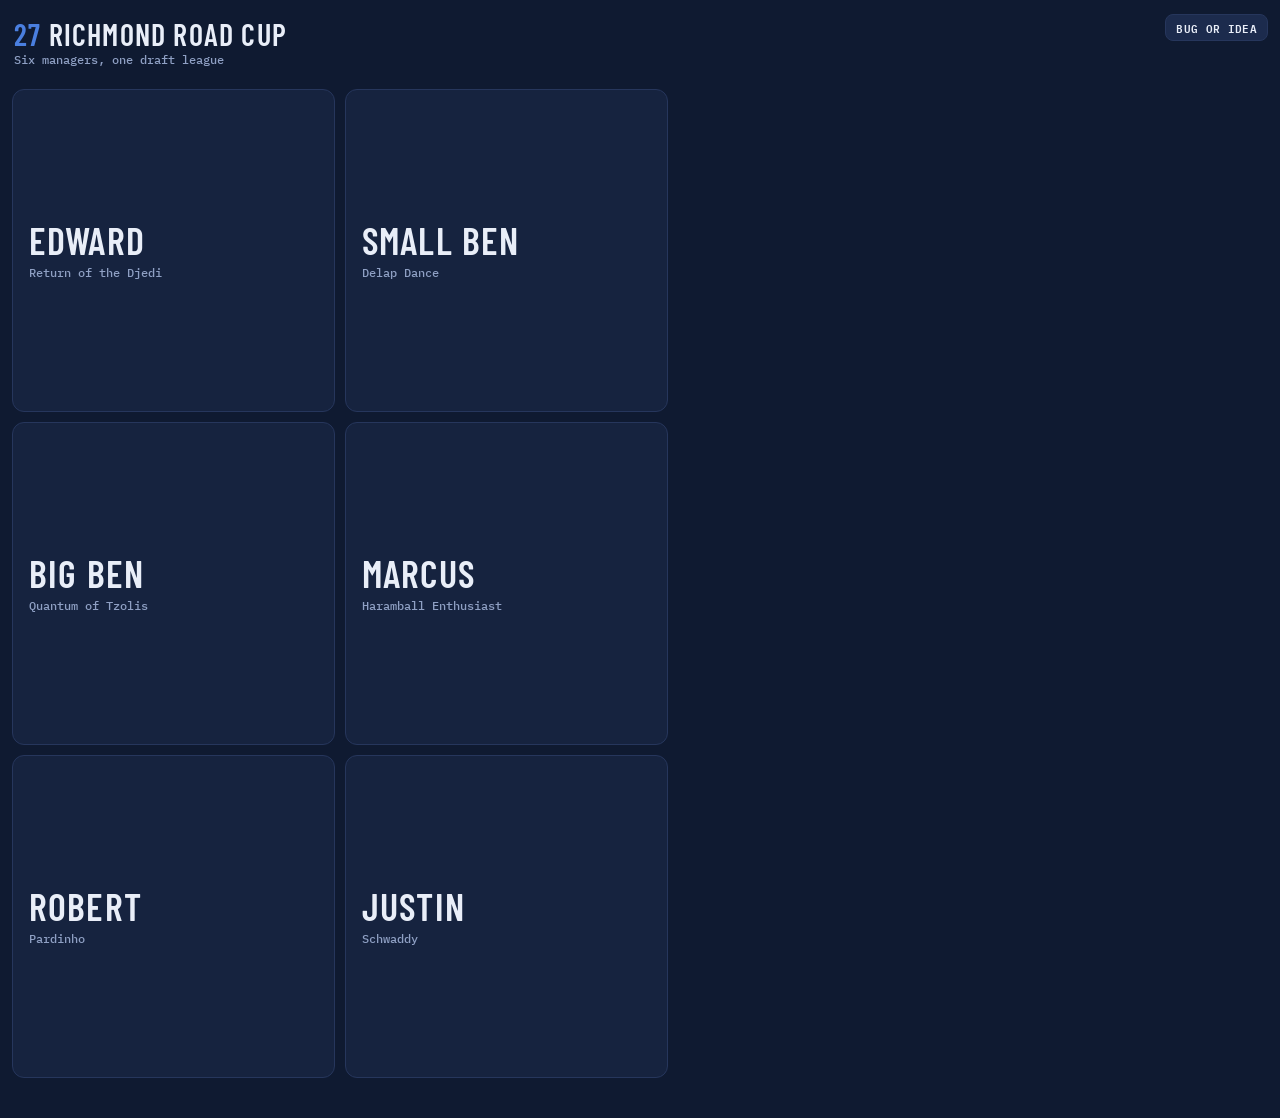
<file: site/index.html>
<!DOCTYPE html>
<html lang="en">
<head>
<meta charset="UTF-8"><meta name="viewport" content="width=device-width, initial-scale=1.0">
<title>27 Richmond Road Cup</title>
<link rel="preconnect" href="https://fonts.googleapis.com">
<link href="https://fonts.googleapis.com/css2?family=Barlow+Condensed:wght@500;600;700&family=IBM+Plex+Sans:wght@400;500;600&family=IBM+Plex+Mono:wght@400;500&display=swap" rel="stylesheet">
<link rel="stylesheet" href="team.css">
<style>
main{padding:4px 12px 40px;max-width:680px}
.grid{display:grid;grid-template-columns:1fr 1fr;gap:10px;margin-top:10px}
.who{display:flex;flex-direction:column;justify-content:center;aspect-ratio:1;
background:var(--panel);border:1px solid var(--line);border-radius:12px;
padding:14px 16px;text-decoration:none;color:var(--ink);transition:border-color .12s}
.who:hover,.who:focus-visible{border-color:var(--blue);background:var(--panel2);outline:none}
.who b{font:600 clamp(22px,7vw,38px) "Barlow Condensed",system-ui;letter-spacing:.03em;
text-transform:uppercase;line-height:1.05}
.who span{display:block;color:var(--dim);font:500 12px "IBM Plex Mono",ui-monospace,monospace;
padding-top:4px}
.who em{font-style:normal;color:var(--blue)}
</style>
</head>
<body>
<header>
<h1><em>27</em> Richmond Road Cup</h1>
<div class="sub">Six managers, one draft league</div>
</header>
<main>
<div class="grid">
<a class="who" href="ed/"><b>Edward</b><span>Return of the Djedi</span></a>
<a class="who" href="sben/"><b>Small Ben</b><span>Delap Dance</span></a>
<a class="who" href="bben/"><b>Big Ben</b><span>Quantum of Tzolis</span></a>
<a class="who" href="marcus/"><b>Marcus</b><span>Haramball Enthusiast</span></a>
<a class="who" href="rob/"><b>Robert</b><span>Pardinho</span></a>
<a class="who" href="justin/"><b>Justin</b><span>Schwaddy</span></a>
</div>
</main>
<script src="feedback.js"></script>
</body></html>
</file>
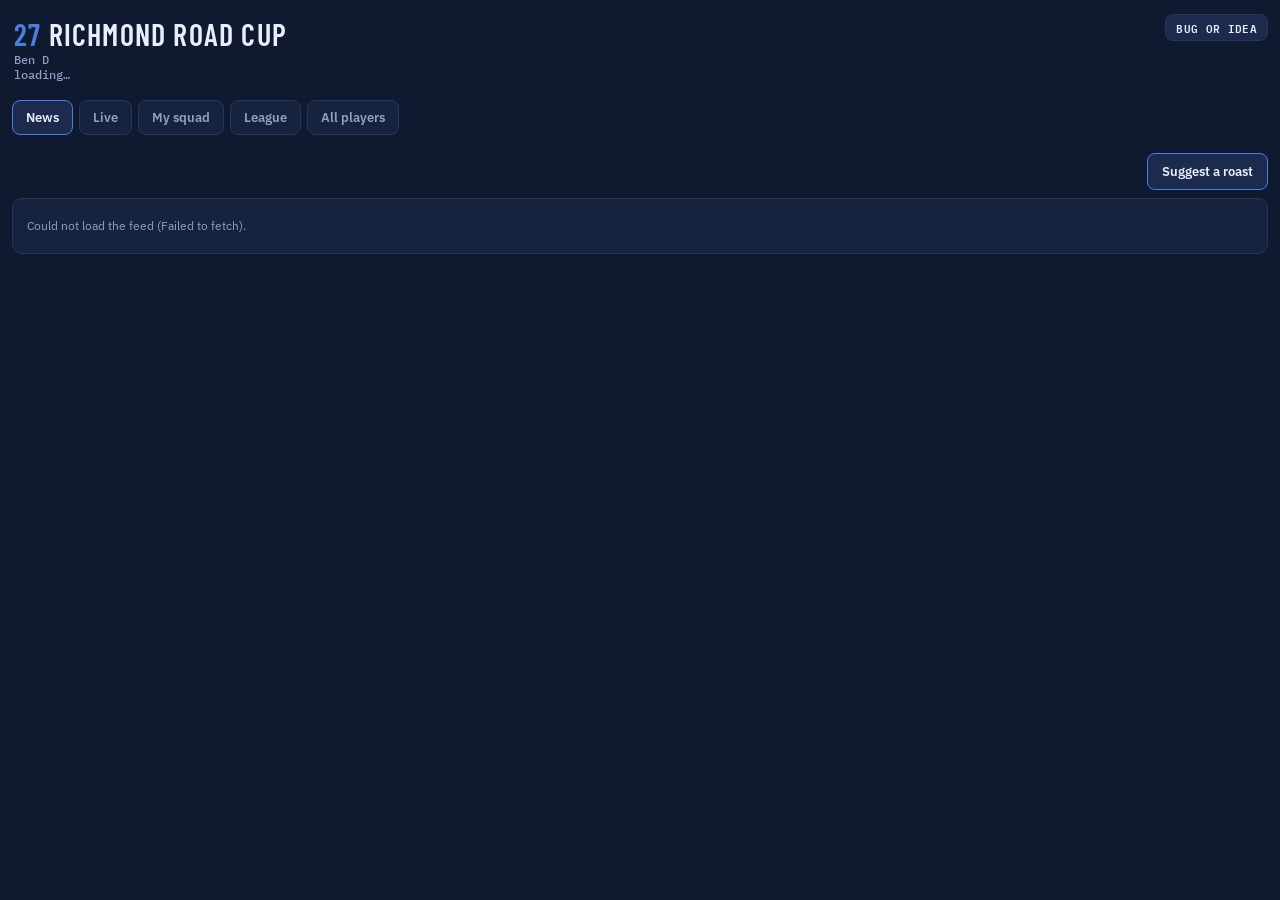
<file: site/bben/index.html>
<!DOCTYPE html>
<html lang="en">
<head>
<meta charset="UTF-8"><meta name="viewport" content="width=device-width, initial-scale=1.0">
<title>Ben D &middot; 27 Richmond Road Cup</title>
<link rel="preconnect" href="https://fonts.googleapis.com">
<link href="https://fonts.googleapis.com/css2?family=Barlow+Condensed:wght@500;600;700&family=IBM+Plex+Sans:wght@400;500;600&family=IBM+Plex+Mono:wght@400;500&display=swap" rel="stylesheet">
<link rel="stylesheet" href="../team.css">
</head>
<body>
<header>
<h1><em>27</em> Richmond Road Cup</h1>
<div class="sub"><span id="title">Ben D</span></div>
<div class="sub" id="meta">loading&hellip;</div>
</header>
<nav>
<button class="tab on" data-v="news">News</button>
<button class="tab" data-v="live">Live</button>
<button class="tab" data-v="squad">My squad</button>
<button class="tab" data-v="league">League</button>
<button class="tab" data-v="players">All players</button>
</nav>
<section id="news" class="on"></section>
<section id="live"></section>
<section id="squad"></section>
<section id="league"></section>
<section id="players"></section>
<!-- whose squad the My squad tab shows, and whether prices are shown -->
<script>window.TEAM={me:363607,prices:false};</script>
<script src="../team.js"></script>
<script src="../feedback.js"></script>
</body></html>
</file>
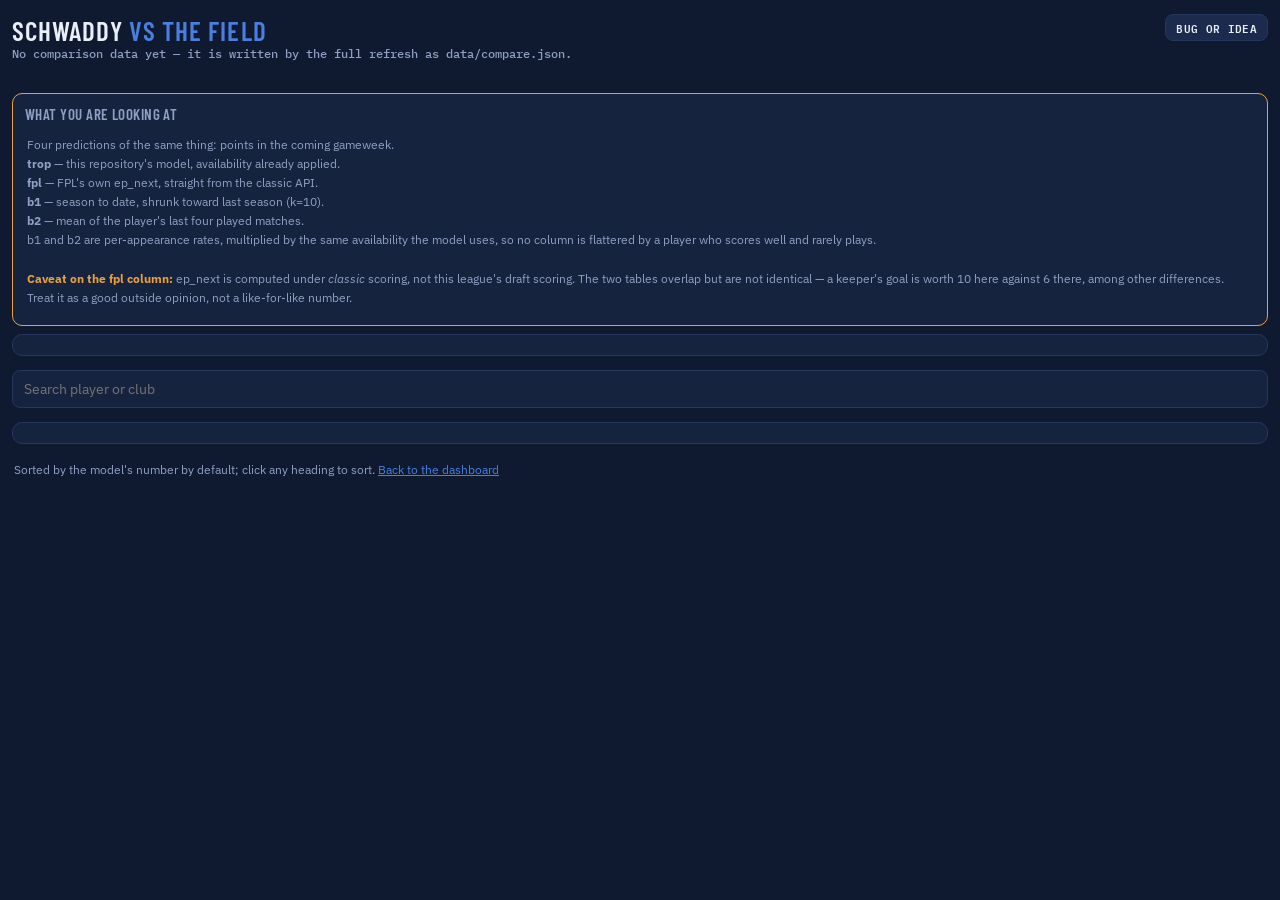
<file: site/compare/index.html>
<!doctype html><html lang="en"><head><meta charset="utf-8">
<meta name="viewport" content="width=device-width,initial-scale=1">
<title>Schwaddy · prediction comparison</title>
<link rel="preconnect" href="https://fonts.googleapis.com">
<link href="https://fonts.googleapis.com/css2?family=Barlow+Condensed:wght@600&family=IBM+Plex+Mono:wght@400;600&family=IBM+Plex+Sans:wght@400;600&display=swap" rel="stylesheet">
<style>
:root{--bg:#0F1A31;--panel:#16233F;--panel2:#1C2B4D;--line:#26365C;--ink:#E9EEF8;
--dim:#8FA0C4;--blue:#4A7FE0;--amber:#E8A13C;--green:#5FBF77;--red:#D95757;
--gkp:#3FB8AF;--def:#5B8DEF;--mid:#6FBF73;--fwd:#E0854A}
*{box-sizing:border-box}
body{background:var(--bg);color:var(--ink);font:15px/1.5 "IBM Plex Sans",sans-serif;margin:0}
header{padding:14px 12px 4px}
h1{font:600 27px "Barlow Condensed";letter-spacing:.04em;text-transform:uppercase;margin:0}
h1 em{color:var(--blue);font-style:normal}
.sub{color:var(--dim);font:500 12px "IBM Plex Mono"}
nav{display:flex;gap:6px;padding:10px 12px;flex-wrap:wrap}
.chip{background:var(--panel);border:1px solid var(--line);border-radius:14px;color:var(--dim);
font:600 12px "IBM Plex Mono";padding:5px 11px;cursor:pointer}
.chip.on{color:var(--ink);border-color:var(--blue);background:var(--panel2)}
main{padding:0 12px 40px}
.card{background:var(--panel);border:1px solid var(--line);border-radius:10px;padding:10px 12px;margin:8px 0}
.card b.h{font:600 15px "Barlow Condensed";letter-spacing:.03em;text-transform:uppercase;color:var(--dim)}
table{width:100%;border-collapse:collapse}
th,td{padding:7px 6px;text-align:left;border-bottom:1px solid var(--line);font-size:14px}
th{font:600 11px "IBM Plex Mono";color:var(--dim);cursor:pointer;white-space:nowrap}
th.num,td.num{text-align:right;font-family:"IBM Plex Mono"}
.nm{font-weight:600}.tm{color:var(--dim);font-size:12px}
.pos{font:600 10px "IBM Plex Mono";padding:2px 5px;border-radius:4px;color:#0F1A31}
.GKP{background:var(--gkp)}.DEF{background:var(--def)}.MID{background:var(--mid)}.FWD{background:var(--fwd)}
.mine-row td{background:rgba(74,127,224,.10)}
.note{color:var(--dim);font-size:12px;padding:8px 2px;line-height:1.6}
.warn{border-color:var(--amber)}
.hi{color:var(--amber)}.lo{color:var(--dim)}
input[type=search]{width:100%;background:var(--panel);border:1px solid var(--line);border-radius:8px;
color:var(--ink);padding:9px 11px;font:14px "IBM Plex Sans";margin:6px 0}
a{color:var(--blue)}
</style></head><body>
<header><h1>SCHWADDY <em>VS THE FIELD</em></h1>
<div class="sub" id="meta">loading…</div></header>
<nav id="filters"></nav>
<main>
  <div class="card warn"><b class="h">What you are looking at</b>
    <div class="note">Four predictions of the same thing: points in the coming
      gameweek.<br>
      <b>trop</b> — this repository's model, availability already applied.<br>
      <b>fpl</b> — FPL's own <span class="tm">ep_next</span>, straight from the
      classic API.<br>
      <b>b1</b> — season to date, shrunk toward last season (k=10).<br>
      <b>b2</b> — mean of the player's last four played matches.<br>
      b1 and b2 are per-appearance rates, multiplied by the same availability
      the model uses, so no column is flattered by a player who scores well and
      rarely plays.<br><br>
      <b class="hi">Caveat on the fpl column:</b> ep_next is computed under
      <i>classic</i> scoring, not this league's draft scoring. The two tables
      overlap but are not identical — a keeper's goal is worth 10 here against 6
      there, among other differences. Treat it as a good outside opinion, not a
      like-for-like number.</div></div>
  <div class="card" id="summary"></div>
  <input type="search" id="q" placeholder="Search player or club">
  <div class="card"><table id="tbl"></table></div>
  <div class="note">Sorted by the model's number by default; click any heading
    to sort. <a href="../">Back to the dashboard</a></div>
</main>
<script>
const URL_="https://raw.githubusercontent.com/justinwaddy/schwaddy-fpl/main/data/compare.json";
let DATA=null,WHO="all",SORT={k:"trop",d:1};   // d=1 descending, -1 ascending
const F=[["all","Everyone"],["mine","My squad"],["owned","Owned"],["free","Free agents"]];
function num(v){return v==null?"–":v.toFixed(2);}
function render(){
  if(!DATA){document.getElementById("meta").textContent=
    "No comparison data yet — it is written by the full refresh as data/compare.json.";return;}
  document.getElementById("meta").textContent=
    `GW${DATA.gw} · generated ${DATA.generated} UTC · ${DATA.players.length} players · `+
    `${DATA.n_fpl} with an FPL number`;
  document.getElementById("filters").innerHTML=
    F.map(([k,l])=>`<button class="chip ${WHO===k?"on":""}" data-w="${k}">${l}</button>`).join("");
  document.querySelectorAll("[data-w]").forEach(b=>b.onclick=()=>{WHO=b.dataset.w;render();});
  const s=DATA.spread||{};
  document.getElementById("summary").innerHTML=`<b class="h">Agreement with the model</b>
    <table><tr><th>predictor</th><th class="num">rank correlation</th><th class="num">players</th></tr>`+
    ["fpl","b1","b2"].map(k=>s[k]?`<tr><td>${k}</td><td class="num">${s[k].rho.toFixed(3)}</td>
      <td class="num tm">${s[k].n}</td></tr>`:"").join("")+`</table>
    <div class="note">Spearman-style rank correlation over players both rank.
      A low number is not a verdict on either — it says they order players
      differently, which is where the interesting disagreements live.</div>`;
  const q=(document.getElementById("q").value||"").toLowerCase();
  let list=DATA.players.filter(p=>
    (WHO==="all"||(WHO==="mine"&&p.mine)||(WHO==="owned"&&p.owner)||
     (WHO==="free"&&!p.owner)) &&
    (!q||p.name.toLowerCase().includes(q)));
  list=[...list].sort((a,b)=>{
    const x=a[SORT.k],y=b[SORT.k];
    if(x==null&&y==null)return 0;
    if(x==null)return 1; if(y==null)return -1;   // missing values sink
    return (typeof x==="string")
      ? SORT.d*String(y).localeCompare(String(x))
      : SORT.d*(y-x);});
  const cols=[["name","player"],["pos","pos"],["avail","avail"],["trop","trop"],
              ["fpl","fpl"],["b1","b1"],["b2","b2"],["gap","spread"]];
  let h=`<tr>`+cols.map(([k,l])=>`<th class="${k==="name"||k==="pos"?"":"num"}"
    data-k="${k}">${l}${SORT.k===k?(SORT.d>0?" ▾":" ▴"):""}</th>`).join("")+`</tr>`;
  for(const p of list.slice(0,400)){
    const vals=[p.trop,p.fpl,p.b1,p.b2].filter(v=>v!=null);
    const gap=vals.length>1?Math.max(...vals)-Math.min(...vals):null;
    h+=`<tr class="${p.mine?"mine-row":""}">
      <td><span class="nm">${p.name}</span></td>
      <td><span class="pos ${p.pos}">${p.pos}</span></td>
      <td class="num tm">${p.avail.toFixed(2)}</td>
      <td class="num">${num(p.trop)}</td>
      <td class="num ${p.fpl==null?"lo":""}">${num(p.fpl)}</td>
      <td class="num">${num(p.b1)}</td>
      <td class="num">${num(p.b2)}</td>
      <td class="num ${gap>2?"hi":"lo"}">${gap==null?"–":gap.toFixed(2)}</td></tr>`;
  }
  document.getElementById("tbl").innerHTML=h;
  document.querySelectorAll("[data-k]").forEach(t=>t.onclick=()=>{
    const k=t.dataset.k;
    if(k==="gap"){DATA.players.forEach(p=>{
      const v=[p.trop,p.fpl,p.b1,p.b2].filter(x=>x!=null);
      p.gap=v.length>1?Math.max(...v)-Math.min(...v):null;});}
    SORT=(SORT.k===k)?{k,d:-SORT.d}:{k,d:k==="name"?-1:1};render();});
  document.getElementById("q").oninput=()=>render();
}
fetch(URL_,{cache:"no-store"}).then(r=>{if(!r.ok)throw 0;return r.json()})
  .then(j=>{DATA=j;render();}).catch(()=>render());
</script><script>window.FEEDBACK_FROM=372099;</script>
<script src="../feedback.js"></script>
</body></html>
</file>
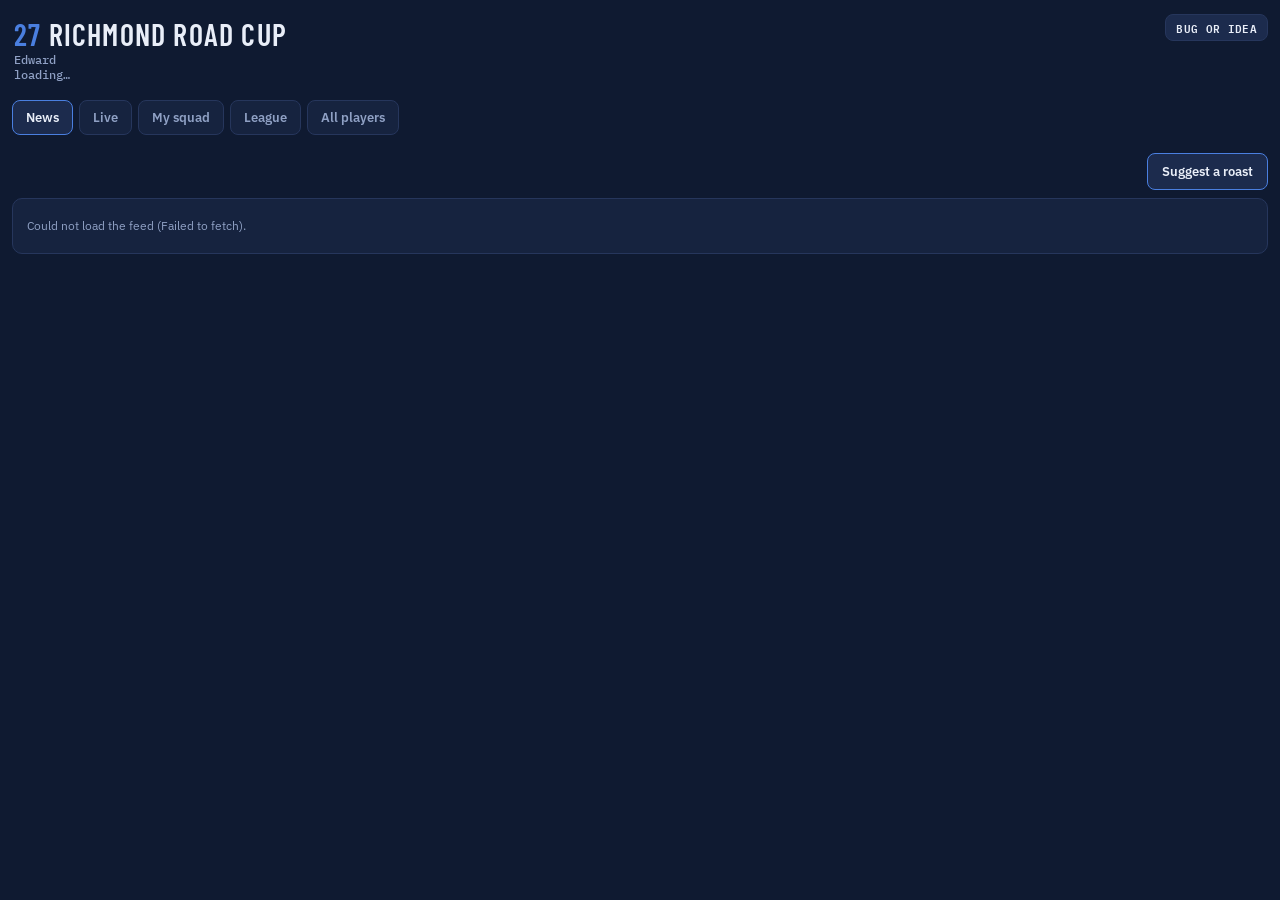
<file: site/ed/index.html>
<!DOCTYPE html>
<html lang="en">
<head>
<meta charset="UTF-8"><meta name="viewport" content="width=device-width, initial-scale=1.0">
<title>Edward &middot; 27 Richmond Road Cup</title>
<link rel="preconnect" href="https://fonts.googleapis.com">
<link href="https://fonts.googleapis.com/css2?family=Barlow+Condensed:wght@500;600;700&family=IBM+Plex+Sans:wght@400;500;600&family=IBM+Plex+Mono:wght@400;500&display=swap" rel="stylesheet">
<link rel="stylesheet" href="../team.css">
</head>
<body>
<header>
<h1><em>27</em> Richmond Road Cup</h1>
<div class="sub"><span id="title">Edward</span></div>
<div class="sub" id="meta">loading&hellip;</div>
</header>
<nav>
<button class="tab on" data-v="news">News</button>
<button class="tab" data-v="live">Live</button>
<button class="tab" data-v="squad">My squad</button>
<button class="tab" data-v="league">League</button>
<button class="tab" data-v="players">All players</button>
</nav>
<section id="news" class="on"></section>
<section id="live"></section>
<section id="squad"></section>
<section id="league"></section>
<section id="players"></section>
<!-- whose squad the My squad tab shows, and whether prices are shown -->
<script>window.TEAM={me:45811,prices:true};</script>
<script src="../team.js"></script>
<script src="../feedback.js"></script>
</body></html>
</file>
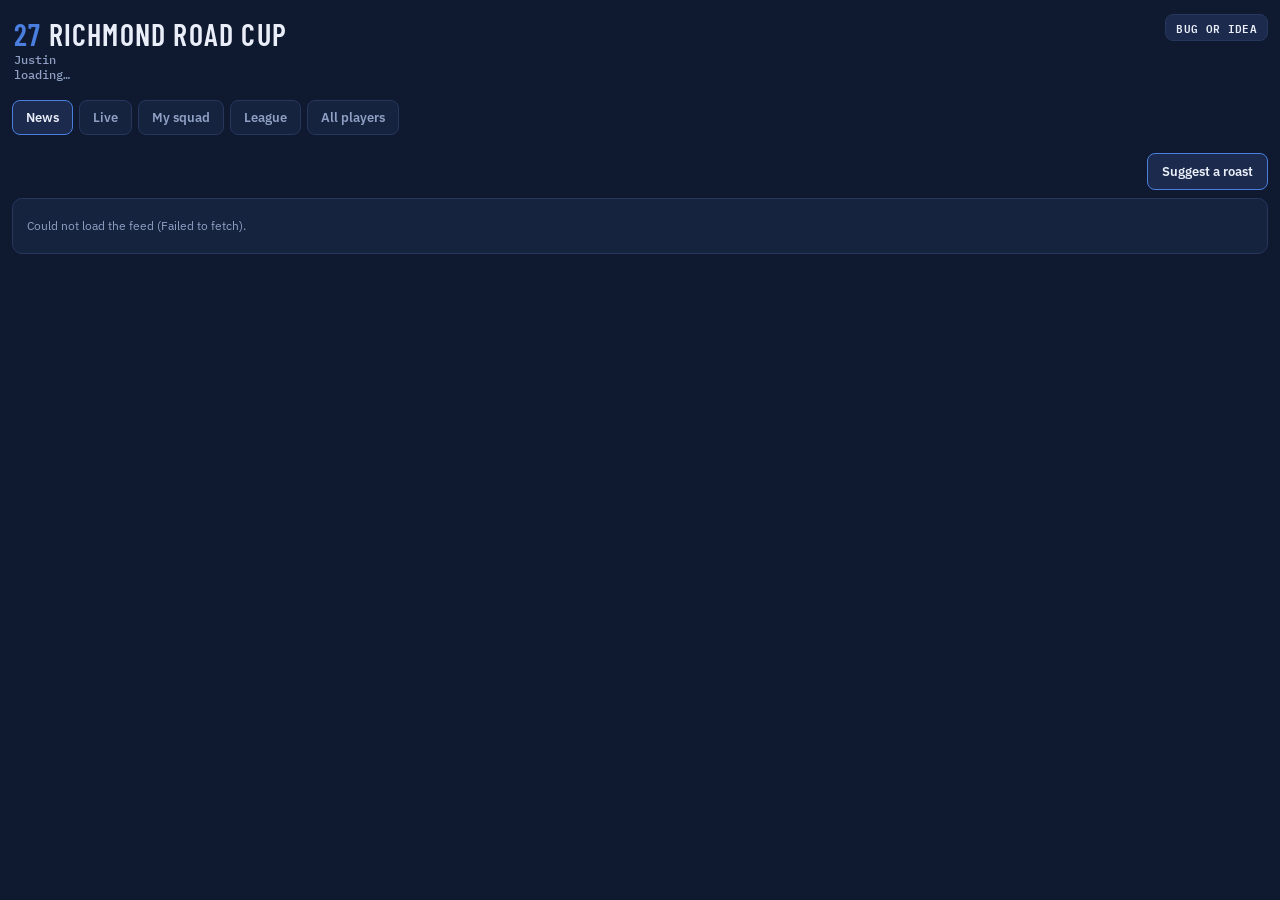
<file: site/justin/index.html>
<!DOCTYPE html>
<html lang="en">
<head>
<meta charset="UTF-8"><meta name="viewport" content="width=device-width, initial-scale=1.0">
<title>Justin &middot; 27 Richmond Road Cup</title>
<link rel="preconnect" href="https://fonts.googleapis.com">
<link href="https://fonts.googleapis.com/css2?family=Barlow+Condensed:wght@500;600;700&family=IBM+Plex+Sans:wght@400;500;600&family=IBM+Plex+Mono:wght@400;500&display=swap" rel="stylesheet">
<link rel="stylesheet" href="../team.css">
</head>
<body>
<header>
<h1><em>27</em> Richmond Road Cup</h1>
<div class="sub"><span id="title">Justin</span></div>
<div class="sub" id="meta">loading&hellip;</div>
</header>
<nav>
<button class="tab on" data-v="news">News</button>
<button class="tab" data-v="live">Live</button>
<button class="tab" data-v="squad">My squad</button>
<button class="tab" data-v="league">League</button>
<button class="tab" data-v="players">All players</button>
</nav>
<section id="news" class="on"></section>
<section id="live"></section>
<section id="squad"></section>
<section id="league"></section>
<section id="players"></section>
<!-- whose squad the My squad tab shows, and whether prices are shown -->
<script>window.TEAM={me:372099,prices:false};</script>
<script src="../team.js"></script>
<script src="../feedback.js"></script>
</body></html>
</file>
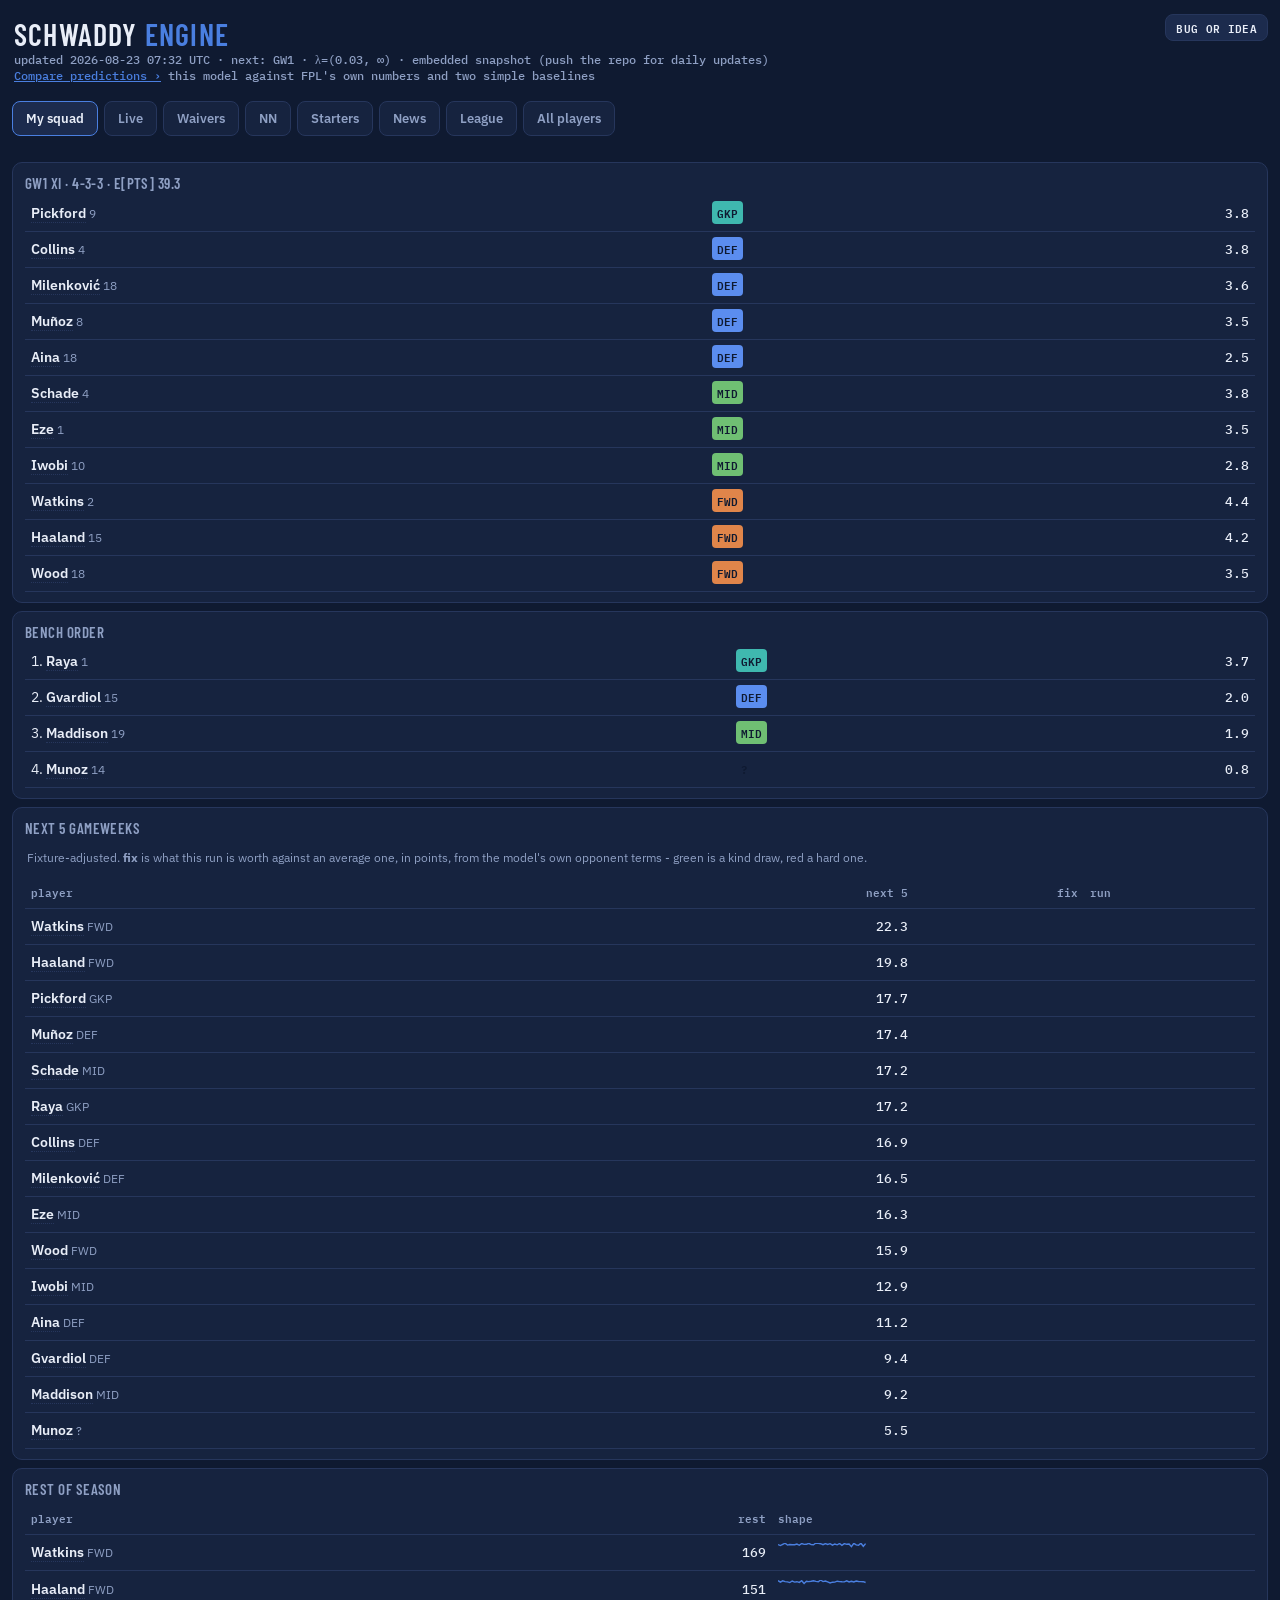
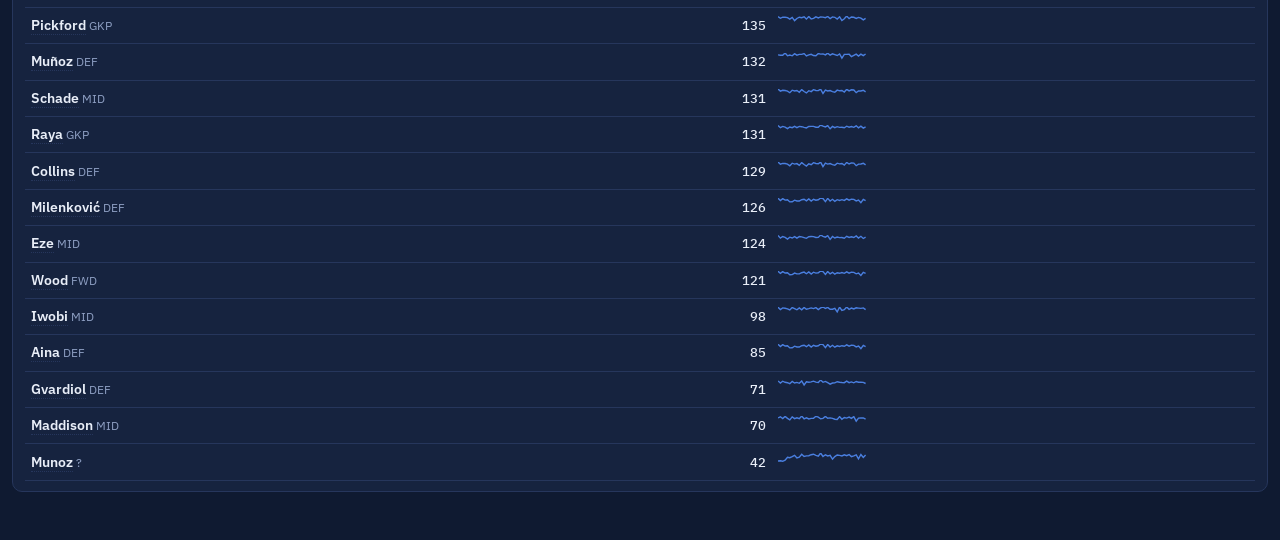
<file: site/justino/index.html>
<!DOCTYPE html>
<html lang="en">
<head>
<meta charset="UTF-8"><meta name="viewport" content="width=device-width, initial-scale=1.0">
<title>Schwaddy Engine · 27 Richmond Road Cup</title>
<link rel="preconnect" href="https://fonts.googleapis.com">
<link href="https://fonts.googleapis.com/css2?family=Barlow+Condensed:wght@500;600;700&family=IBM+Plex+Sans:wght@400;500;600&family=IBM+Plex+Mono:wght@400;500&display=swap" rel="stylesheet">
<style>
:root{--bg:#0F1A31;--panel:#16233F;--panel2:#1C2B4D;--line:#26365C;--ink:#E9EEF8;
--dim:#8FA0C4;--blue:#4A7FE0;--amber:#E8A13C;--green:#5FBF77;--red:#D95757;
--gkp:#3FB8AF;--def:#5B8DEF;--mid:#6FBF73;--fwd:#E0854A}
*{box-sizing:border-box;margin:0;padding:0}
body{background:var(--bg);color:var(--ink);font:15px/1.5 "IBM Plex Sans",sans-serif}
header{padding:16px 14px 8px}
h1{font:600 30px "Barlow Condensed";letter-spacing:.04em;text-transform:uppercase}
h1 em{color:var(--blue);font-style:normal}
.sub{color:var(--dim);font:500 12px "IBM Plex Mono"}
nav{display:flex;gap:6px;padding:10px 12px;flex-wrap:wrap;position:sticky;top:0;background:var(--bg);z-index:5}
.tab{background:var(--panel);border:1px solid var(--line);border-radius:8px;color:var(--dim);
padding:8px 13px;font:600 13px "IBM Plex Sans";cursor:pointer}
.tab.on{color:var(--ink);border-color:var(--blue);background:var(--panel2)}
section{padding:8px 12px 40px;display:none}section.on{display:block}
table{width:100%;border-collapse:collapse}
th,td{padding:7px 6px;text-align:left;border-bottom:1px solid var(--line);font-size:14px}
th{font:600 11px "IBM Plex Mono";color:var(--dim);cursor:pointer;white-space:nowrap}
td.num{font:500 13px "IBM Plex Mono";text-align:right;white-space:nowrap}
.pos{font:600 11px "IBM Plex Mono";padding:2px 5px;border-radius:4px;color:#0F1A31}
.GKP{background:var(--gkp)}.DEF{background:var(--def)}.MID{background:var(--mid)}.FWD{background:var(--fwd)}
.nm{font-weight:600}.tm{color:var(--dim);font-size:12px}
.run{font:11px/1.5 ui-monospace,SFMono-Regular,Menlo,monospace;letter-spacing:.4px;white-space:nowrap}
.fx{font-size:11px;padding:1px 4px;border-radius:4px;font-weight:600}
.fx-good,.run.fx-good{color:var(--green)}
.fx-bad,.run.fx-bad{color:var(--red)}
.fx-mid,.run.fx-mid{color:var(--dim)}
.fx{background:var(--panel2)}
.flag{color:var(--amber);font-size:11px;display:block}
.card{background:var(--panel);border:1px solid var(--line);border-radius:10px;padding:10px 12px;margin:8px 0}
.card b.h{font:600 15px "Barlow Condensed";letter-spacing:.03em;text-transform:uppercase;color:var(--dim)}
.gain{color:var(--green);font:600 13px "IBM Plex Mono"}
.bar{height:8px;border-radius:4px;background:var(--blue)}
input[type=search]{width:100%;background:var(--panel);border:1px solid var(--line);border-radius:8px;
color:var(--ink);padding:9px 11px;font:14px "IBM Plex Sans";margin:6px 0}
/* Position filter on All players. A native select, so a phone gets the
   picker it already knows, styled to match the search box above it. */
select.filt{background:var(--panel);border:1px solid var(--line);border-radius:14px;
color:var(--ink);padding:5px 10px;font:600 12px "IBM Plex Sans";cursor:pointer;
margin:2px 6px 8px 0;vertical-align:middle}
.note{color:var(--dim);font-size:12px;padding:8px 2px}
svg.spark{vertical-align:middle}
.mine-row{background:rgba(74,127,224,.10)}
.chip{background:var(--panel);border:1px solid var(--line);border-radius:14px;color:var(--dim);
padding:5px 12px;font:600 12px "IBM Plex Sans";cursor:pointer;margin:2px 6px 8px 0}
.chip.on{color:var(--ink);border-color:var(--blue);background:var(--panel2)}
.ev{display:flex;gap:9px;padding:8px 2px;border-bottom:1px solid var(--line);align-items:baseline}
.ev:last-child{border-bottom:none}
.badge{font:600 10px "IBM Plex Mono";padding:2px 6px;border-radius:4px;color:#0F1A31;white-space:nowrap}
.b-injury{background:var(--red)}.b-recovery{background:var(--green)}.b-haul{background:var(--amber)}
.b-score{background:var(--blue)}.b-overtake{background:var(--amber)}.b-move{background:var(--dim)}
.b-live{background:var(--green)}.b-projection{background:var(--blue)}.b-squad{background:var(--mid)}
.b-lowlight{background:var(--red)}.b-freeagent{background:var(--gkp)}.b-bench{background:var(--fwd)}
.b-race{background:var(--amber)}
.b-flop{background:var(--red)}.b-wrap{background:var(--blue)}.b-pint{background:var(--amber)}
.b-headline{background:var(--ink)}
.ev a{color:var(--blue);text-decoration:none;border-bottom:1px solid var(--line)}
.ev a:hover{border-bottom-color:var(--blue)}
.wk tr.clk{cursor:pointer}.wk tr.clk:hover td{background:var(--panel2)}
.wk td,.wk th{padding:7px 5px}
.chev{color:var(--dim);font:11px "IBM Plex Mono"}
.det{background:var(--panel2);border-radius:8px;padding:2px 10px 8px;margin:2px 0 8px}
.det table{margin:0}.det td{border-bottom:1px solid var(--line);font-size:13px}
.subin{color:var(--green);font:600 10px "IBM Plex Mono"}
.subout{color:var(--red);font:600 10px "IBM Plex Mono";text-decoration:line-through}
.subpend{color:var(--dim);font:600 10px "IBM Plex Mono"}
.togo{color:var(--amber);font:11px "IBM Plex Mono"}
.benchsep td{color:var(--dim);font:600 10px "IBM Plex Mono";text-transform:uppercase;
letter-spacing:.08em;border-bottom:none;padding-top:10px}
.pill{display:inline-block;font:600 10px "IBM Plex Mono";padding:1px 6px;border-radius:9px;
background:var(--panel);border:1px solid var(--line);color:var(--dim)}
.scorecard{border-color:var(--blue)}
.bigline{font:600 14px "IBM Plex Mono";line-height:1.7;padding:3px 0}
.daysep{font:600 10px "IBM Plex Mono";color:var(--dim);text-transform:uppercase;
letter-spacing:.08em;padding:11px 2px 5px}
.ev .when{color:var(--dim);font:11px "IBM Plex Mono";white-space:nowrap}
.holdcard{border-color:var(--green)}
.livedot{display:inline-block;width:8px;height:8px;border-radius:50%;background:var(--green);
margin-right:6px;vertical-align:middle;animation:pulse 1.4s ease-in-out infinite}
@keyframes pulse{0%,100%{opacity:1}50%{opacity:.2}}
.lvstatus{font:600 12px "IBM Plex Mono";color:var(--dim);padding:2px 0 6px}
.lvstatus b{color:var(--ink)}
.lv tr.clk{cursor:pointer}.lv tr.clk:hover td{background:var(--panel2)}
.lv td.num.live{color:var(--green)}
.fxrow{display:flex;justify-content:space-between;align-items:baseline;padding:9px 2px 2px}
.fxscore{font:600 17px "Barlow Condensed";letter-spacing:.04em}
.fxscore .tm{font:600 17px "Barlow Condensed";letter-spacing:.04em}
.fxmin{font:600 12px "IBM Plex Mono";color:var(--green);white-space:nowrap}
.fxmin.ft{color:var(--dim)}.fxmin.ko{color:var(--amber)}
/* match-winner odds under a fixture: a three-part bar, home / draw / away */
.odds{display:flex;align-items:center;gap:8px;padding:2px 2px 1px;font:500 11px "IBM Plex Mono";color:var(--dim)}
.odds .ob{flex:1;display:flex;height:6px;border-radius:3px;overflow:hidden;min-width:60px;max-width:220px}
.odds .ob i{display:block;height:100%}
.odds .oh{background:var(--blue)}.odds .od{background:var(--line)}.odds .oa{background:var(--amber)}
.odds b{color:var(--ink);font-weight:600}
/* likeliest scorelines, and the full grid behind "all scores" */
.scl{display:flex;flex-wrap:wrap;gap:4px;align-items:center;padding:3px 2px 1px;font:500 11px "IBM Plex Mono";color:var(--dim)}
.scl .sc{background:var(--panel2);border-radius:4px;padding:1px 6px;color:var(--ink)}
.scl .sc i{font-style:normal;color:var(--dim)}
/* clean-sheet chances, one per side */
.csl{display:flex;flex-wrap:wrap;gap:10px;align-items:center;padding:2px 2px 1px;font:500 11px "IBM Plex Mono";color:var(--dim)}
.csl b{color:var(--ink);font-weight:600}
.scl .scbtn{cursor:pointer;color:var(--blue);border-bottom:1px dotted var(--blue)}
.scg{border-collapse:collapse;margin:4px 2px 2px;width:auto}
.scg th,.scg td{border:1px solid var(--line);padding:3px 5px;text-align:center;font:500 11px "IBM Plex Mono";white-space:nowrap}
.scg th{color:var(--dim);cursor:default}
.scg td{position:relative}
.scg td.top{outline:1px solid var(--amber);outline-offset:-1px}
.fxplayers{display:flex;flex-wrap:wrap;gap:4px;padding:3px 2px 9px;border-bottom:1px solid var(--line)}
.fxwrap>div:last-child .fxplayers{border-bottom:none}
.fxchip{font:500 11px "IBM Plex Mono";background:var(--panel2);border-radius:4px;padding:2px 6px;
color:var(--ink);border:1px solid transparent}
.fxchip.mine{border-color:var(--blue)}
.fxchip.bench{border-style:dashed;opacity:.7}
.fxchip .who{color:var(--dim)}
.provb{color:var(--amber);font:600 10px "IBM Plex Mono";white-space:nowrap}
.stale{color:var(--amber);font-size:12px;padding:4px 2px}
/* player card: any name on the page opens it */
.pk{cursor:pointer;border-bottom:1px dotted var(--line)}
.pk:hover,.pk:active{color:var(--blue);border-bottom-color:var(--blue)}
.pkback{position:fixed;inset:0;background:rgba(8,14,28,.78);z-index:20;
display:flex;align-items:flex-end;justify-content:center}
.pkcard{background:var(--panel);border:1px solid var(--line);border-radius:14px 14px 0 0;
width:100%;max-width:680px;max-height:92vh;overflow-y:auto;padding:12px 13px 30px}
.pkcard th{cursor:default}
@media(min-width:620px){.pkback{align-items:center}.pkcard{border-radius:14px}}
.pkhd{display:flex;gap:10px;align-items:flex-start;position:sticky;top:-12px;z-index:1;
background:var(--panel);padding:4px 0 8px;border-bottom:1px solid var(--line)}
.pkhd h2{font:600 25px "Barlow Condensed";letter-spacing:.03em;text-transform:uppercase;line-height:1.1}
.pkx{margin-left:auto;background:var(--panel2);border:1px solid var(--line);border-radius:8px;
color:var(--dim);font:600 14px "IBM Plex Mono";cursor:pointer;padding:5px 11px}
.pkx:hover{color:var(--ink);border-color:var(--blue)}
.pkg{display:grid;grid-template-columns:repeat(auto-fit,minmax(88px,1fr));gap:6px;margin:8px 0 4px}
.pkt{background:var(--panel2);border:1px solid var(--line);border-radius:8px;padding:6px 8px}
.pkt b{display:block;font:600 17px "IBM Plex Mono"}
.pkt span{color:var(--dim);font:600 10px "IBM Plex Mono";text-transform:uppercase;
letter-spacing:.05em;white-space:nowrap}
.pkalert{border-radius:8px;padding:8px 10px;margin:8px 0;font-size:13px;
background:rgba(217,87,87,.13);border:1px solid var(--red)}
.pkalert.warn{background:rgba(232,161,60,.13);border-color:var(--amber)}
.pklog td,.pklog th{font-size:12px;padding:5px 4px}
.pkempty{color:var(--dim);font-size:12px;padding:6px 2px}
/* Claude's claims: the research card above the model's board */
.clcard{border-color:var(--amber)}
.evocard{border-color:var(--blue,#5b9dd9)}
.evocard .clno{color:var(--blue,#5b9dd9)}
.evocard .clfb{padding-left:22px;opacity:.8}
.clsub{color:var(--dim);font:500 12px "IBM Plex Mono";padding:3px 0 2px}
.clsum{font-size:14px;padding:5px 0 6px;border-bottom:1px solid var(--line)}
.cl{padding:9px 0;border-bottom:1px solid var(--line)}.cl:last-child{border-bottom:none}
.clhd{display:flex;flex-wrap:wrap;gap:4px 8px;align-items:baseline}
.clno{font:600 16px "Barlow Condensed";color:var(--amber);min-width:14px}
.clarr{color:var(--dim);font:600 10px "IBM Plex Mono";text-transform:uppercase;letter-spacing:.06em}
.clwhy{font-size:14px;padding:4px 0 0 22px}
.clmod{color:var(--dim);font-size:12px;padding:3px 0 0 22px}
.clsrc{padding:4px 0 0 22px;display:flex;flex-wrap:wrap;gap:3px 12px}
.clsrc a{color:var(--blue);text-decoration:none;font:500 12px "IBM Plex Sans";border-bottom:1px solid var(--line)}
.clsrc a:hover{border-bottom-color:var(--blue)}
.conf{font:600 10px "IBM Plex Mono";padding:1px 6px;border-radius:9px;border:1px solid var(--line);color:var(--dim)}
.conf-high{color:var(--green);border-color:var(--green)}.conf-low{color:var(--amber);border-color:var(--amber)}
.loss{color:var(--red);font:600 13px "IBM Plex Mono"}
/* Starters: will each of my players start this gameweek */
.st{padding:9px 0;border-bottom:1px solid var(--line)}.st:last-child{border-bottom:none}
.sthd{display:flex;flex-wrap:wrap;gap:4px 8px;align-items:baseline}
.stat{font:600 10px "IBM Plex Mono";padding:2px 7px;border-radius:9px;color:#0F1A31;white-space:nowrap;
text-transform:uppercase;letter-spacing:.05em;min-width:52px;text-align:center}
.s-start{background:var(--green)}.s-likely{background:var(--gkp)}.s-doubt{background:var(--amber)}
.s-bench{background:var(--dim)}.s-out{background:var(--red)}.s-none{background:var(--panel2);color:var(--dim)}
.stv{font-weight:600;font-size:13px}
.stnote{font-size:13px;padding:3px 0 0 22px}
.pill.warn{color:var(--amber);border-color:var(--amber)}
/* sortable tables: the active column and its direction */
th.on{color:var(--ink)}
.mk td,.mk th{padding:6px 5px}
/* The two wide tables - every player, and the free agent market - carry
   more columns than a phone is wide, and used to drag the whole page
   sideways with them. Let the table scroll inside its own box instead;
   min-width keeps it from being squeezed back to the viewport. */
.wrap{overflow-x:auto}
.wrap>table{width:auto;min-width:100%}
.up{color:var(--green)}.dn{color:var(--red)}
</style></head>
<body>
<header>
<h1>Schwaddy <em>Engine</em></h1>
<div class="sub" id="meta">loading…</div>
<div class="sub"><a href="../compare/" style="color:var(--blue)">Compare predictions
  &rsaquo;</a> <span class="tm">this model against FPL's own numbers and two
  simple baselines</span></div>
</header>
<nav>
<button class="tab on" data-v="squad">My squad</button>
<button class="tab" data-v="live" id="livetab">Live</button>
<button class="tab" data-v="waivers">Waivers</button>
<button class="tab" data-v="nn">NN</button>
<button class="tab" data-v="starters">Starters</button>
<button class="tab" data-v="news">News</button>
<button class="tab" data-v="league">League</button>
<button class="tab" data-v="players">All players</button>
</nav>
<section id="squad" class="on"></section>
<section id="live"></section>
<section id="waivers"></section>
<section id="nn"></section>
<section id="starters"></section>
<section id="news"></section>
<section id="league"></section>
<section id="players"></section>
<script>
const RAW_URL="https://raw.githubusercontent.com/justinwaddy/schwaddy-fpl/main/data/predictions.json";
// Live tab: URL of the Cloudflare worker in live/worker.js. Empty = tab
// shows the cron snapshot and the setup note. See live/README.md.
const LIVE_URL="https://schwaddy-live.justinl-waddy.workers.dev/";
const FALLBACK={"generated":"2026-08-23T07:32:17","lambda_time":0.03,"lambda_nn":null,"players":[{"code":"141746","n_career":170,"name":"B.Fernandes","pos":"MID","team":16,"status":"a","news":"","avail":1.0,"gw":[5.41,5.54,5.21,5.37,5.04,5.37,5.26,5.52,5.12,5.35,5.37,5.51,5.18,5.68,5.15,4.8,5.57,5.5,5.38,5.58,5.23,5.61,5.17,5.43,5.29,5.13,5.1,5.01,5.4,5.09,5.54,5.27,5.46,5.31,5.12,5.6,5.2,5.4],"rest":202.27,"owner":363607,"mine":false},{"code":"178301","n_career":178,"name":"Watkins","pos":"FWD","team":2,"status":"a","news":"","avail":1.0,"gw":[4.4,4.16,4.44,4.74,4.28,4.41,4.38,4.37,4.52,4.24,4.67,4.45,4.48,4.7,4.4,4.35,4.78,4.72,4.62,4.37,4.64,4.45,4.62,4.26,4.53,4.34,4.65,4.23,4.63,4.46,4.53,3.89,4.7,4.33,4.23,4.73,3.99,4.64],"rest":169.32999999999996,"owner":372099,"mine":true},{"code":"226597","n_career":161,"name":"Gabriel","pos":"DEF","team":1,"status":"a","news":"","avail":0.92,"gw":[4.68,4.23,4.5,4.35,4.05,4.38,4.23,4.49,4.23,4.49,4.44,4.3,4.19,4.48,4.51,4.5,4.34,4.34,4.79,4.56,4.39,4.66,3.99,4.51,4.24,4.43,4.31,4.33,4.21,4.56,4.34,4.45,4.32,4.61,4.21,4.55,4.15,4.38],"rest":166.72000000000003,"owner":421435,"mine":false},{"code":"446008","n_career":166,"name":"Mbeumo","pos":"MID","team":16,"status":"a","news":"","avail":1.0,"gw":[4.34,4.47,4.13,4.3,3.97,4.29,4.18,4.44,4.05,4.27,4.3,4.43,4.1,4.6,4.08,3.72,4.5,4.43,4.31,4.51,4.16,4.53,4.09,4.35,4.22,4.06,4.02,3.93,4.32,4.01,4.47,4.2,4.39,4.24,4.05,4.53,4.13,4.33],"rest":161.45000000000002,"owner":299912,"mine":false},{"code":"222531","n_career":146,"name":"Gibbs-White","pos":"MID","team":18,"status":"a","news":"","avail":0.92,"gw":[4.53,4.15,4.46,4.22,4.28,3.91,3.93,4.21,4.07,4.06,4.28,4.37,4.1,4.42,4.05,4.36,4.2,4.26,4.57,4.47,3.95,4.49,4.06,4.35,4.02,4.27,4.16,4.28,4.17,4.43,4.19,4.37,4.33,4.08,4.21,3.78,4.33,4.14],"rest":160.51000000000002,"owner":45811,"mine":false},{"code":"97032","n_career":168,"name":"Virgil","pos":"DEF","team":14,"status":"a","news":"","avail":1.0,"gw":[4.12,4.18,4.03,4.33,3.8,3.74,3.92,4.13,3.68,3.81,4.3,3.94,4.03,4.05,4.23,4.31,4.12,3.98,4.5,3.93,4.21,4.02,4.11,3.47,3.9,4.19,4.09,4.0,4.22,4.04,4.25,3.91,4.03,4.2,3.56,4.26,3.76,4.16],"rest":153.51,"owner":282287,"mine":false},{"code":"424876","n_career":102,"name":"Szoboszlai","pos":"MID","team":14,"status":"a","news":"","avail":1.0,"gw":[4.06,4.12,3.97,4.27,3.74,3.68,3.86,4.07,3.62,3.76,4.24,3.88,3.97,3.99,4.18,4.25,4.06,3.92,4.44,3.87,4.15,3.96,4.05,3.41,3.84,4.13,4.04,3.94,4.16,3.99,4.19,3.85,3.97,4.14,3.5,4.21,3.7,4.11],"rest":151.29,"owner":282287,"mine":false},{"code":"223094","n_career":125,"name":"Haaland","pos":"FWD","team":15,"status":"a","news":"","avail":0.76,"gw":[4.19,3.85,4.14,3.97,3.9,3.75,4.11,3.86,3.96,3.81,4.16,3.57,4.05,3.98,4.04,4.14,4.01,3.93,4.32,3.97,4.11,3.91,3.7,3.85,3.87,4.06,3.98,3.94,3.9,4.14,3.9,4.03,3.88,4.1,3.99,3.98,3.96,3.79],"rest":150.79999999999998,"owner":372099,"mine":true},{"code":"244851","n_career":112,"name":"Palmer","pos":"MID","team":6,"status":"a","news":"","avail":0.92,"gw":[3.84,3.9,3.35,4.18,3.59,3.82,3.69,4.07,3.88,3.61,4.16,3.76,3.85,4.12,3.49,3.95,3.91,3.89,4.25,3.75,3.97,3.9,3.91,3.69,3.7,3.97,3.76,3.91,3.52,3.91,3.97,3.66,3.77,3.79,3.71,4.01,3.67,3.93],"rest":145.80999999999997,"owner":45811,"mine":false},{"code":"200720","n_career":59,"name":"Kelleher","pos":"GKP","team":4,"status":"a","news":"","avail":1.0,"gw":[4.2,3.79,3.94,3.91,3.8,3.49,3.98,3.82,3.9,3.57,4.09,3.73,3.44,3.87,3.7,4.07,3.91,3.89,4.18,3.34,3.97,3.81,3.9,3.7,3.59,3.98,3.85,3.91,3.62,4.14,3.82,4.04,4.0,3.5,3.81,3.82,3.95,3.65],"rest":145.67999999999998,"owner":363607,"mine":false},{"code":"502500","n_career":46,"name":"Thiago","pos":"FWD","team":4,"status":"a","news":"","avail":1.0,"gw":[4.2,3.79,3.94,3.91,3.8,3.49,3.98,3.81,3.9,3.57,4.09,3.73,3.44,3.87,3.69,4.06,3.91,3.89,4.18,3.34,3.97,3.81,3.9,3.7,3.58,3.98,3.85,3.91,3.62,4.13,3.82,4.04,4.0,3.5,3.81,3.82,3.95,3.65],"rest":145.63,"owner":282287,"mine":false},{"code":"215413","n_career":99,"name":"Dewsbury-Hall","pos":"MID","team":9,"status":"a","news":"","avail":1.0,"gw":[4.05,3.74,3.96,3.96,3.88,3.59,3.92,3.29,3.7,3.96,3.85,4.02,3.57,4.09,3.62,3.73,4.02,3.81,4.02,3.98,3.84,4.09,3.68,4.01,3.93,3.58,4.03,3.32,3.64,4.18,3.68,3.99,3.92,3.73,3.91,3.76,3.42,3.73],"rest":145.19999999999996,"owner":299912,"mine":false},{"code":"215379","n_career":116,"name":"Anderson","pos":"MID","team":15,"status":"a","news":"","avail":0.68,"gw":[2.88,2.57,2.84,2.68,3.85,3.65,4.13,3.8,3.93,3.73,4.2,3.41,4.05,3.96,4.04,4.17,3.99,3.89,4.41,3.94,4.13,3.86,3.58,3.79,3.81,4.07,3.96,3.91,3.85,4.17,3.86,4.03,3.83,4.11,3.98,3.96,3.93,3.71],"rest":144.66000000000003,"owner":null,"mine":false},{"code":"17761","n_career":174,"name":"Tarkowski","pos":"DEF","team":9,"status":"a","news":"","avail":1.0,"gw":[3.99,3.68,3.9,3.9,3.82,3.53,3.86,3.23,3.64,3.9,3.79,3.96,3.51,4.03,3.56,3.67,3.96,3.75,3.96,3.92,3.78,4.03,3.62,3.95,3.87,3.52,3.97,3.26,3.58,4.12,3.62,3.93,3.86,3.67,3.85,3.7,3.36,3.67],"rest":142.92,"owner":45811,"mine":false},{"code":"484420","n_career":36,"name":"E.Le Fée","pos":"MID","team":20,"status":"a","news":"","avail":1.0,"gw":[3.79,3.84,3.63,3.56,3.19,3.58,3.6,3.94,3.6,3.75,3.69,3.98,3.53,3.79,3.82,3.84,3.68,3.66,4.17,3.93,3.64,4.04,3.64,3.79,3.57,3.76,3.63,3.68,3.82,3.28,3.93,3.58,3.62,3.94,3.4,3.95,3.56,3.55],"rest":140.95000000000002,"owner":299912,"mine":false},{"code":"153682","n_career":123,"name":"Wilson","pos":"MID","team":13,"status":"a","news":"","avail":0.68,"gw":[2.57,2.68,2.46,2.81,3.73,3.03,3.88,3.63,3.63,3.94,3.79,4.03,3.33,4.13,3.68,3.94,3.74,3.84,4.14,3.73,3.83,4.02,3.69,3.94,3.54,3.81,3.73,3.86,3.81,3.85,3.92,3.67,3.98,3.77,3.36,3.71,3.76,3.58],"rest":138.54,"owner":421435,"mine":false},{"code":"533463","n_career":110,"name":"O.Dango","pos":"MID","team":4,"status":"a","news":"","avail":1.0,"gw":[3.99,3.58,3.73,3.7,3.59,3.28,3.77,3.61,3.69,3.36,3.88,3.52,3.23,3.66,3.49,3.86,3.7,3.68,3.98,3.13,3.76,3.6,3.69,3.49,3.38,3.77,3.64,3.7,3.41,3.93,3.61,3.83,3.79,3.29,3.6,3.61,3.74,3.44],"rest":137.71000000000004,"owner":45811,"mine":false},{"code":"494521","n_career":37,"name":"Truffert","pos":"DEF","team":3,"status":"a","news":"","avail":0.92,"gw":[3.41,3.73,3.6,3.9,3.63,3.32,3.68,3.51,3.76,3.52,3.87,3.54,3.6,3.95,3.1,3.85,3.71,3.57,3.94,3.5,3.88,3.62,3.7,3.56,3.39,3.66,3.65,3.71,3.77,3.64,3.53,3.49,3.38,3.61,3.62,3.53,3.64,3.49],"rest":137.55999999999997,"owner":363607,"mine":false},{"code":"437730","n_career":113,"name":"Semenyo","pos":"MID","team":15,"status":"a","news":"","avail":0.84,"gw":[3.86,3.48,3.8,3.62,3.54,3.37,3.77,3.49,3.61,3.44,3.83,3.17,3.7,3.63,3.69,3.81,3.66,3.57,4.01,3.61,3.77,3.55,3.31,3.49,3.5,3.72,3.63,3.58,3.53,3.81,3.54,3.68,3.52,3.76,3.64,3.63,3.6,3.41],"rest":137.33,"owner":45811,"mine":false},{"code":"85633","n_career":85,"name":"Sels","pos":"GKP","team":18,"status":"a","news":"","avail":1.0,"gw":[3.93,3.51,3.86,3.59,3.65,3.25,3.27,3.57,3.42,3.41,3.65,3.75,3.46,3.8,3.4,3.74,3.57,3.64,3.97,3.87,3.3,3.89,3.41,3.73,3.37,3.65,3.53,3.66,3.53,3.82,3.56,3.76,3.71,3.44,3.58,3.11,3.71,3.5],"rest":136.57000000000002,"owner":null,"mine":false},{"code":"244850","n_career":83,"name":"Rogers","pos":"MID","team":6,"status":"a","news":"","avail":0.62,"gw":[2.52,2.56,2.18,2.75,3.45,3.68,3.55,3.93,3.74,3.47,4.02,3.62,3.71,3.98,3.35,3.81,3.77,3.75,4.11,3.61,3.83,3.76,3.77,3.55,3.56,3.83,3.62,3.77,3.38,3.77,3.83,3.52,3.63,3.65,3.57,3.87,3.53,3.79],"rest":135.79,"owner":363607,"mine":false},{"code":"200834","n_career":32,"name":"Mukiele","pos":"DEF","team":20,"status":"a","news":"","avail":0.92,"gw":[3.63,3.68,3.48,3.42,3.07,3.44,3.46,3.76,3.45,3.59,3.54,3.8,3.39,3.63,3.66,3.67,3.53,3.51,3.97,3.76,3.49,3.86,3.49,3.63,3.42,3.6,3.48,3.53,3.65,3.16,3.76,3.43,3.47,3.77,3.27,3.78,3.42,3.41],"rest":135.05999999999997,"owner":299912,"mine":false},{"code":"111234","n_career":180,"name":"Pickford","pos":"GKP","team":9,"status":"a","news":"","avail":1.0,"gw":[3.78,3.47,3.69,3.68,3.6,3.31,3.64,3.01,3.42,3.68,3.58,3.75,3.3,3.82,3.34,3.45,3.74,3.53,3.74,3.7,3.57,3.81,3.41,3.73,3.66,3.3,3.75,3.04,3.36,3.91,3.4,3.71,3.65,3.45,3.64,3.48,3.14,3.45],"rest":134.68999999999997,"owner":372099,"mine":true},{"code":"465247","n_career":32,"name":"Lammens","pos":"GKP","team":16,"status":"a","news":"","avail":1.0,"gw":[3.6,3.73,3.4,3.56,3.23,3.55,3.44,3.71,3.31,3.53,3.56,3.7,3.36,3.86,3.34,2.98,3.76,3.69,3.57,3.77,3.42,3.8,3.36,3.62,3.48,3.32,3.28,3.2,3.59,3.27,3.73,3.46,3.65,3.5,3.31,3.79,3.39,3.59],"rest":133.41000000000003,"owner":45811,"mine":false},{"code":"247348","n_career":78,"name":"Muñoz","pos":"DEF","team":8,"status":"a","news":"","avail":0.92,"gw":[3.47,3.39,3.4,3.83,3.3,3.43,3.29,3.69,3.41,3.57,3.57,3.71,3.28,3.47,3.58,3.35,3.32,3.73,3.61,3.65,3.46,3.81,3.4,3.67,3.53,3.35,3.63,2.85,3.57,3.56,3.6,3.14,3.39,3.61,3.26,3.61,3.34,3.63],"rest":132.46,"owner":372099,"mine":true},{"code":"430871","n_career":115,"name":"Cunha","pos":"MID","team":16,"status":"a","news":"","avail":0.84,"gw":[3.54,3.65,3.37,3.51,3.23,3.5,3.41,3.63,3.3,3.49,3.51,3.62,3.34,3.76,3.32,3.02,3.68,3.61,3.51,3.68,3.39,3.7,3.34,3.55,3.44,3.31,3.28,3.2,3.53,3.27,3.65,3.43,3.58,3.46,3.3,3.7,3.37,3.53],"rest":131.71,"owner":282287,"mine":false},{"code":"440993","n_career":64,"name":"Ndiaye","pos":"MID","team":9,"status":"a","news":"","avail":1.0,"gw":[3.69,3.38,3.6,3.6,3.52,3.23,3.56,2.93,3.34,3.6,3.5,3.67,3.21,3.73,3.26,3.37,3.66,3.45,3.66,3.62,3.49,3.73,3.33,3.65,3.57,3.22,3.67,2.96,3.28,3.82,3.32,3.63,3.56,3.37,3.56,3.4,3.06,3.37],"rest":131.57000000000002,"owner":421435,"mine":false},{"code":"513418","n_career":101,"name":"Schade","pos":"MID","team":4,"status":"a","news":"","avail":1.0,"gw":[3.81,3.41,3.56,3.52,3.41,3.1,3.59,3.43,3.52,3.19,3.7,3.34,3.06,3.48,3.31,3.68,3.53,3.5,3.8,2.95,3.58,3.43,3.52,3.31,3.2,3.6,3.47,3.52,3.23,3.75,3.44,3.65,3.61,3.12,3.43,3.43,3.56,3.26],"rest":131.00000000000003,"owner":372099,"mine":true},{"code":"221466","n_career":113,"name":"Senesi","pos":"DEF","team":19,"status":"a","news":"","avail":0.62,"gw":[2.44,2.56,2.37,2.6,3.52,3.27,3.75,3.47,3.61,3.46,3.9,3.45,3.61,3.43,3.52,3.52,3.84,3.73,3.47,3.51,3.83,3.54,3.6,3.52,3.38,3.34,3.79,3.37,3.66,3.56,3.72,3.52,3.8,3.09,3.57,3.6,3.59,3.38],"rest":130.89,"owner":null,"mine":false},{"code":"154561","n_career":164,"name":"Raya","pos":"GKP","team":1,"status":"a","news":"","avail":0.84,"gw":[3.71,3.29,3.54,3.41,3.13,3.43,3.3,3.54,3.29,3.54,3.49,3.36,3.26,3.52,3.55,3.54,3.39,3.4,3.81,3.59,3.44,3.69,3.08,3.55,3.3,3.48,3.36,3.39,3.27,3.59,3.39,3.5,3.38,3.65,3.28,3.59,3.22,3.44],"rest":130.69,"owner":372099,"mine":true},{"code":"232928","n_career":110,"name":"Garner","pos":"MID","team":9,"status":"a","news":"","avail":1.0,"gw":[3.65,3.34,3.56,3.55,3.47,3.18,3.52,2.88,3.3,3.56,3.45,3.62,3.17,3.69,3.21,3.32,3.62,3.41,3.62,3.57,3.44,3.69,3.28,3.6,3.53,3.18,3.62,2.91,3.24,3.78,3.27,3.58,3.52,3.33,3.51,3.35,3.02,3.32],"rest":129.85999999999999,"owner":null,"mine":false},{"code":"204480","n_career":177,"name":"Rice","pos":"MID","team":1,"status":"a","news":"","avail":0.84,"gw":[3.67,3.26,3.51,3.37,3.1,3.4,3.27,3.5,3.26,3.5,3.46,3.33,3.22,3.49,3.52,3.51,3.36,3.36,3.77,3.56,3.41,3.65,3.04,3.51,3.27,3.44,3.33,3.36,3.24,3.56,3.36,3.46,3.35,3.61,3.25,3.56,3.19,3.4],"rest":129.41,"owner":282287,"mine":false},{"code":"80201","n_career":152,"name":"Leno","pos":"GKP","team":10,"status":"a","news":"","avail":1.0,"gw":[3.65,3.23,3.53,3.47,3.36,3.17,3.6,3.38,3.18,3.53,3.18,3.61,3.29,3.4,3.54,3.39,3.59,3.2,3.53,3.7,3.42,3.62,3.27,3.28,3.44,2.78,3.69,3.08,3.21,3.7,3.28,3.48,3.33,3.55,3.5,3.44,3.52,3.21],"rest":129.32999999999998,"owner":null,"mine":false},{"code":"243298","n_career":122,"name":"Gakpo","pos":"MID","team":14,"status":"a","news":"","avail":1.0,"gw":[3.46,3.53,3.37,3.68,3.15,3.09,3.26,3.48,3.02,3.16,3.64,3.29,3.38,3.39,3.58,3.65,3.47,3.33,3.85,3.27,3.56,3.37,3.46,2.82,3.25,3.54,3.44,3.35,3.56,3.39,3.6,3.26,3.38,3.54,2.9,3.61,3.1,3.51],"rest":128.69,"owner":282287,"mine":false},{"code":"432830","n_career":148,"name":"Collins","pos":"DEF","team":4,"status":"a","news":"","avail":1.0,"gw":[3.75,3.34,3.49,3.46,3.35,3.04,3.53,3.36,3.45,3.12,3.64,3.28,2.99,3.42,3.24,3.61,3.46,3.44,3.73,2.89,3.52,3.36,3.45,3.25,3.13,3.53,3.4,3.46,3.17,3.68,3.37,3.59,3.55,3.05,3.36,3.37,3.5,3.2],"rest":128.53,"owner":372099,"mine":true},{"code":"232185","n_career":84,"name":"Sarr","pos":"MID","team":8,"status":"d","news":"Groin injury - 75% chance of playing","avail":0.69,"gw":[2.52,3.28,3.29,3.72,3.19,3.32,3.19,3.58,3.3,3.46,3.47,3.61,3.17,3.36,3.47,3.24,3.21,3.62,3.5,3.54,3.35,3.7,3.29,3.56,3.42,3.24,3.52,2.74,3.46,3.45,3.49,3.04,3.28,3.5,3.15,3.51,3.23,3.52],"rest":127.49000000000001,"owner":282287,"mine":false},{"code":"227444","n_career":75,"name":"Milenković","pos":"DEF","team":18,"status":"a","news":"","avail":1.0,"gw":[3.64,3.22,3.57,3.3,3.36,2.96,2.98,3.28,3.13,3.12,3.36,3.46,3.17,3.51,3.11,3.45,3.28,3.35,3.68,3.58,3.01,3.6,3.12,3.44,3.08,3.36,3.24,3.37,3.24,3.53,3.27,3.46,3.42,3.15,3.29,2.82,3.42,3.21],"rest":125.53999999999999,"owner":372099,"mine":true},{"code":"551226","n_career":72,"name":"Fernandes","pos":"MID","team":19,"status":"a","news":"","avail":0.68,"gw":[2.33,2.46,2.25,2.5,3.35,3.08,3.6,3.29,3.45,3.29,3.76,3.27,3.45,3.25,3.35,3.35,3.7,3.57,3.29,3.34,3.68,3.37,3.44,3.35,3.2,3.15,3.65,3.19,3.5,3.39,3.57,3.35,3.66,2.88,3.41,3.44,3.42,3.2],"rest":124.78,"owner":null,"mine":false},{"code":"215136","n_career":129,"name":"N.Williams","pos":"DEF","team":18,"status":"a","news":"","avail":1.0,"gw":[3.62,3.2,3.54,3.28,3.34,2.94,2.96,3.26,3.11,3.1,3.34,3.44,3.15,3.49,3.09,3.43,3.26,3.32,3.66,3.55,2.98,3.57,3.1,3.41,3.06,3.33,3.21,3.34,3.22,3.51,3.24,3.44,3.4,3.13,3.26,2.8,3.4,3.19],"rest":124.67000000000002,"owner":45811,"mine":false},{"code":"208706","n_career":146,"name":"Bruno G.","pos":"MID","team":1,"status":"d","news":"Thigh injury - 75% chance of playing","avail":0.43,"gw":[1.87,2.21,2.39,2.29,3.1,3.4,3.26,3.5,3.26,3.5,3.46,3.33,3.22,3.48,3.52,3.51,3.36,3.36,3.77,3.56,3.4,3.65,3.04,3.51,3.27,3.44,3.33,3.35,3.24,3.56,3.36,3.46,3.34,3.61,3.24,3.56,3.18,3.4],"rest":124.29000000000002,"owner":null,"mine":false},{"code":"499604","n_career":14,"name":"Rayan","pos":"MID","team":3,"status":"a","news":"","avail":0.92,"gw":[3.05,3.38,3.24,3.55,3.27,2.97,3.32,3.16,3.4,3.16,3.52,3.19,3.24,3.59,2.74,3.49,3.36,3.21,3.58,3.15,3.52,3.26,3.34,3.21,3.03,3.3,3.29,3.35,3.41,3.28,3.17,3.13,3.02,3.26,3.26,3.17,3.29,3.14],"rest":124.0,"owner":null,"mine":false},{"code":"498016","n_career":35,"name":"Roefs","pos":"GKP","team":20,"status":"a","news":"","avail":0.92,"gw":[3.33,3.38,3.18,3.12,2.78,3.14,3.16,3.47,3.16,3.3,3.24,3.5,3.09,3.33,3.36,3.38,3.23,3.21,3.68,3.46,3.19,3.56,3.19,3.33,3.13,3.3,3.18,3.23,3.36,2.86,3.46,3.13,3.17,3.47,2.97,3.48,3.12,3.11],"rest":123.74,"owner":421435,"mine":false},{"code":"232413","n_career":138,"name":"Eze","pos":"MID","team":1,"status":"a","news":"","avail":0.92,"gw":[3.55,3.09,3.37,3.22,2.91,3.25,3.1,3.36,3.09,3.36,3.31,3.17,3.05,3.34,3.38,3.36,3.2,3.21,3.65,3.42,3.25,3.53,2.85,3.37,3.1,3.29,3.17,3.2,3.07,3.42,3.2,3.32,3.19,3.48,3.08,3.42,3.01,3.25],"rest":123.59000000000002,"owner":372099,"mine":true},{"code":"482973","n_career":37,"name":"Igor Jesus","pos":"FWD","team":18,"status":"a","news":"","avail":1.0,"gw":[3.59,3.16,3.51,3.25,3.3,2.9,2.93,3.23,3.08,3.07,3.31,3.41,3.12,3.46,3.06,3.39,3.23,3.29,3.63,3.52,2.95,3.54,3.07,3.38,3.03,3.3,3.18,3.31,3.19,3.47,3.21,3.41,3.36,3.09,3.23,2.76,3.36,3.16],"rest":123.44,"owner":45811,"mine":false},{"code":"441266","n_career":96,"name":"Gravenberch","pos":"MID","team":14,"status":"a","news":"","avail":1.0,"gw":[3.31,3.37,3.22,3.53,3.0,2.94,3.11,3.33,2.87,3.01,3.49,3.13,3.23,3.24,3.43,3.5,3.31,3.18,3.7,3.12,3.41,3.21,3.3,2.66,3.1,3.39,3.29,3.19,3.41,3.24,3.45,3.11,3.22,3.39,2.75,3.46,2.95,3.36],"rest":122.91,"owner":null,"mine":false},{"code":"231747","n_career":148,"name":"Mateta","pos":"FWD","team":8,"status":"a","news":"","avail":0.92,"gw":[3.21,3.13,3.13,3.56,3.04,3.17,3.03,3.43,3.14,3.31,3.31,3.45,3.02,3.21,3.31,3.09,3.06,3.47,3.35,3.39,3.2,3.55,3.14,3.41,3.27,3.09,3.37,2.58,3.31,3.3,3.34,2.88,3.13,3.34,3.0,3.35,3.08,3.37],"rest":122.52,"owner":421435,"mine":false},{"code":"84450","n_career":92,"name":"Xhaka","pos":"MID","team":20,"status":"a","news":"","avail":1.0,"gw":[3.31,3.36,3.14,3.08,2.7,3.1,3.12,3.45,3.11,3.27,3.2,3.49,3.04,3.31,3.34,3.35,3.2,3.18,3.68,3.45,3.15,3.55,3.15,3.3,3.08,3.27,3.14,3.2,3.33,2.79,3.44,3.09,3.13,3.45,2.91,3.47,3.08,3.06],"rest":122.47,"owner":363607,"mine":false},{"code":"475168","n_career":120,"name":"João Pedro","pos":"FWD","team":6,"status":"a","news":"","avail":0.76,"gw":[3.22,3.27,2.81,3.49,3.01,3.2,3.09,3.41,3.25,3.02,3.48,3.15,3.22,3.44,2.93,3.31,3.27,3.26,3.55,3.14,3.32,3.27,3.28,3.1,3.1,3.33,3.15,3.27,2.96,3.28,3.32,3.07,3.16,3.17,3.11,3.36,3.08,3.29],"rest":122.14,"owner":299912,"mine":false},{"code":"199598","n_career":34,"name":"Ampadu","pos":"MID","team":13,"status":"a","news":"","avail":0.92,"gw":[3.22,3.35,3.07,3.54,3.16,2.53,3.3,3.07,3.08,3.36,3.22,3.44,2.8,3.54,3.12,3.36,3.18,3.26,3.55,3.17,3.25,3.43,3.13,3.36,3.0,3.24,3.17,3.28,3.24,3.28,3.34,3.11,3.4,3.21,2.83,3.15,3.2,3.03],"rest":121.97,"owner":null,"mine":false},{"code":"172649","n_career":107,"name":"Henderson","pos":"GKP","team":8,"status":"a","news":"","avail":0.92,"gw":[3.2,3.11,3.12,3.55,3.02,3.15,3.02,3.41,3.13,3.29,3.3,3.44,3.0,3.19,3.3,3.07,3.04,3.46,3.33,3.37,3.19,3.53,3.12,3.39,3.25,3.07,3.35,2.57,3.29,3.28,3.32,2.87,3.11,3.33,2.98,3.34,3.07,3.35],"rest":121.91,"owner":null,"mine":false},{"code":"434752","n_career":24,"name":"Bijol","pos":"DEF","team":13,"status":"a","news":"","avail":0.92,"gw":[3.22,3.35,3.06,3.54,3.16,2.52,3.3,3.07,3.08,3.36,3.21,3.44,2.79,3.54,3.11,3.36,3.17,3.26,3.54,3.17,3.25,3.43,3.13,3.36,2.99,3.24,3.16,3.28,3.24,3.28,3.34,3.11,3.39,3.2,2.82,3.15,3.19,3.02],"rest":121.83,"owner":null,"mine":false},{"code":"243016","n_career":160,"name":"Mac Allister","pos":"MID","team":14,"status":"a","news":"","avail":1.0,"gw":[3.27,3.34,3.19,3.49,2.96,2.9,3.07,3.29,2.84,2.97,3.46,3.1,3.19,3.21,3.39,3.47,3.28,3.14,3.66,3.09,3.37,3.18,3.27,2.63,3.06,3.35,3.25,3.16,3.38,3.2,3.41,3.07,3.19,3.35,2.72,3.42,2.91,3.32],"rest":121.54999999999997,"owner":null,"mine":false},{"code":"60307","n_career":111,"name":"Groß","pos":"MID","team":5,"status":"a","news":"","avail":0.92,"gw":[3.4,3.07,3.41,3.3,2.77,2.86,3.27,3.13,2.8,3.26,3.28,3.41,3.04,3.21,3.29,3.42,3.19,3.26,3.53,3.41,3.16,3.2,3.1,3.38,2.98,3.35,3.22,3.19,3.11,3.51,3.06,3.3,3.1,3.35,3.16,3.12,3.26,2.64],"rest":121.5,"owner":null,"mine":false},{"code":"465642","n_career":35,"name":"Thiaw","pos":"DEF","team":17,"status":"a","news":"","avail":1.0,"gw":[3.49,3.18,3.4,3.31,3.26,2.97,3.28,3.07,3.25,3.0,3.04,3.05,3.22,3.42,3.14,3.12,3.21,3.43,3.31,3.12,3.4,2.76,3.22,3.04,3.22,2.77,3.42,2.94,3.08,3.54,3.12,3.43,3.45,3.06,3.29,3.11,3.2,3.11],"rest":121.43000000000002,"owner":null,"mine":false},{"code":"220237","n_career":84,"name":"Botman","pos":"DEF","team":17,"status":"a","news":"","avail":1.0,"gw":[3.49,3.18,3.4,3.31,3.25,2.96,3.28,3.07,3.25,3.0,3.04,3.05,3.22,3.42,3.14,3.12,3.21,3.43,3.31,3.12,3.4,2.76,3.22,3.04,3.22,2.77,3.42,2.93,3.08,3.53,3.12,3.43,3.45,3.06,3.29,3.11,3.2,3.11],"rest":121.39000000000001,"owner":null,"mine":false},{"code":"538207","n_career":59,"name":"Osula","pos":"FWD","team":17,"status":"a","news":"","avail":1.0,"gw":[3.49,3.18,3.4,3.31,3.25,2.96,3.28,3.07,3.25,3.0,3.04,3.05,3.22,3.42,3.14,3.12,3.21,3.43,3.31,3.12,3.4,2.76,3.22,3.04,3.22,2.77,3.42,2.93,3.08,3.53,3.12,3.43,3.45,3.06,3.29,3.11,3.2,3.1],"rest":121.38000000000001,"owner":null,"mine":false},{"code":"60689","n_career":138,"name":"Wood","pos":"FWD","team":18,"status":"a","news":"","avail":0.92,"gw":[3.5,3.11,3.43,3.19,3.24,2.87,2.9,3.17,3.03,3.02,3.24,3.34,3.07,3.38,3.01,3.32,3.17,3.23,3.54,3.44,2.92,3.46,3.02,3.31,2.99,3.24,3.13,3.25,3.13,3.4,3.15,3.34,3.3,3.05,3.17,2.75,3.3,3.11],"rest":121.21999999999998,"owner":372099,"mine":true},{"code":"494595","n_career":33,"name":"Wirtz","pos":"MID","team":14,"status":"a","news":"","avail":0.92,"gw":[3.26,3.32,3.18,3.46,2.97,2.92,3.07,3.27,2.86,2.98,3.43,3.1,3.18,3.2,3.37,3.43,3.26,3.14,3.61,3.08,3.35,3.17,3.25,2.66,3.06,3.33,3.24,3.15,3.35,3.19,3.38,3.07,3.18,3.33,2.75,3.39,2.93,3.3],"rest":121.17,"owner":363607,"mine":false},{"code":"463981","n_career":43,"name":"Hill","pos":"DEF","team":3,"status":"a","news":"","avail":0.92,"gw":[2.97,3.29,3.16,3.46,3.19,2.88,3.24,3.07,3.32,3.08,3.43,3.1,3.16,3.51,2.66,3.41,3.27,3.13,3.5,3.06,3.44,3.18,3.26,3.13,2.95,3.22,3.21,3.27,3.33,3.2,3.09,3.05,2.94,3.17,3.18,3.09,3.2,3.05],"rest":120.85000000000001,"owner":null,"mine":false},{"code":"489639","n_career":93,"name":"Verbruggen","pos":"GKP","team":5,"status":"a","news":"","avail":0.92,"gw":[3.38,3.06,3.39,3.28,2.75,2.84,3.25,3.11,2.78,3.24,3.27,3.39,3.02,3.19,3.27,3.4,3.17,3.25,3.51,3.39,3.14,3.19,3.08,3.36,2.96,3.33,3.2,3.17,3.1,3.49,3.04,3.28,3.08,3.33,3.14,3.1,3.24,2.62],"rest":120.78999999999999,"owner":45811,"mine":false},{"code":"177815","n_career":123,"name":"Calvert-Lewin","pos":"FWD","team":13,"status":"a","news":"","avail":0.92,"gw":[3.18,3.32,3.03,3.51,3.13,2.49,3.27,3.04,3.04,3.33,3.18,3.41,2.76,3.5,3.08,3.33,3.14,3.23,3.51,3.13,3.22,3.4,3.1,3.32,2.96,3.21,3.13,3.25,3.2,3.24,3.31,3.07,3.36,3.17,2.79,3.12,3.16,2.99],"rest":120.61,"owner":45811,"mine":false},{"code":"201658","n_career":113,"name":"Tavernier","pos":"MID","team":3,"status":"a","news":"","avail":0.92,"gw":[2.96,3.28,3.15,3.46,3.18,2.88,3.23,3.07,3.31,3.07,3.43,3.1,3.15,3.5,2.65,3.4,3.27,3.12,3.49,3.06,3.43,3.17,3.25,3.12,2.94,3.21,3.2,3.26,3.32,3.19,3.08,3.04,2.93,3.17,3.17,3.08,3.2,3.05],"rest":120.57000000000001,"owner":null,"mine":false},{"code":"224117","n_career":35,"name":"Gyökeres","pos":"FWD","team":1,"status":"a","news":"","avail":0.92,"gw":[3.46,3.01,3.28,3.13,2.83,3.16,3.02,3.28,3.01,3.28,3.23,3.08,2.97,3.26,3.29,3.28,3.12,3.13,3.57,3.34,3.17,3.44,2.77,3.29,3.02,3.21,3.09,3.12,2.99,3.34,3.12,3.23,3.1,3.4,3.0,3.34,2.93,3.17],"rest":120.46000000000001,"owner":363607,"mine":false},{"code":"457569","n_career":58,"name":"Petrović","pos":"GKP","team":3,"status":"a","news":"","avail":0.92,"gw":[2.95,3.27,3.14,3.45,3.17,2.86,3.22,3.05,3.3,3.06,3.41,3.08,3.14,3.49,2.64,3.39,3.25,3.11,3.48,3.05,3.42,3.16,3.24,3.11,2.93,3.2,3.19,3.25,3.31,3.18,3.07,3.03,2.92,3.16,3.16,3.07,3.18,3.04],"rest":120.13000000000001,"owner":null,"mine":false},{"code":"448047","n_career":115,"name":"Enzo","pos":"MID","team":6,"status":"a","news":"","avail":0.84,"gw":[3.16,3.22,2.72,3.47,2.94,3.14,3.02,3.37,3.2,2.95,3.45,3.09,3.17,3.42,2.84,3.27,3.22,3.21,3.53,3.08,3.28,3.22,3.23,3.03,3.03,3.28,3.09,3.22,2.87,3.23,3.28,3.0,3.1,3.11,3.04,3.32,3.01,3.24],"rest":120.04999999999998,"owner":363607,"mine":false},{"code":"212319","n_career":126,"name":"Richarlison","pos":"FWD","team":19,"status":"a","news":"","avail":0.92,"gw":[3.15,3.32,3.04,3.38,3.08,2.83,3.31,3.03,3.17,3.02,3.46,3.01,3.17,2.99,3.08,3.08,3.4,3.29,3.02,3.07,3.39,3.1,3.16,3.08,2.94,2.9,3.35,2.93,3.22,3.12,3.28,3.08,3.36,2.65,3.13,3.16,3.15,2.94],"rest":118.83999999999999,"owner":299912,"mine":false},{"code":"201666","n_career":151,"name":"Barnes","pos":"MID","team":17,"status":"a","news":"","avail":1.0,"gw":[3.39,3.07,3.29,3.2,3.15,2.86,3.17,2.96,3.14,2.89,2.93,2.94,3.12,3.31,3.03,3.01,3.1,3.32,3.2,3.01,3.29,2.65,3.11,2.94,3.12,2.66,3.31,2.83,2.97,3.43,3.01,3.32,3.34,2.95,3.19,3.01,3.1,3.0],"rest":117.32,"owner":null,"mine":false},{"code":"532529","n_career":65,"name":"Hinshelwood","pos":"MID","team":5,"status":"a","news":"","avail":0.92,"gw":[3.29,2.96,3.3,3.19,2.66,2.75,3.16,3.02,2.69,3.15,3.17,3.3,2.93,3.1,3.18,3.31,3.08,3.15,3.42,3.3,3.05,3.09,2.99,3.27,2.87,3.24,3.11,3.08,3.0,3.4,2.95,3.19,2.99,3.24,3.05,3.01,3.15,2.53],"rest":117.32,"owner":null,"mine":false},{"code":"232892","n_career":94,"name":"Bassey","pos":"DEF","team":10,"status":"a","news":"","avail":1.0,"gw":[3.34,2.92,3.22,3.15,3.04,2.85,3.28,3.07,2.86,3.21,2.86,3.3,2.97,3.09,3.22,3.07,3.27,2.88,3.21,3.38,3.1,3.3,2.96,2.96,3.12,2.46,3.37,2.76,2.89,3.38,2.96,3.16,3.01,3.23,3.18,3.12,3.2,2.89],"rest":117.24000000000002,"owner":null,"mine":false},{"code":"493250","n_career":66,"name":"Amad","pos":"MID","team":16,"status":"d","news":"Unspecified injury - 75% chance of playing","avail":0.75,"gw":[2.39,3.32,2.98,3.15,2.82,3.14,3.03,3.29,2.9,3.12,3.15,3.28,2.95,3.45,2.93,2.57,3.35,3.28,3.16,3.36,3.01,3.38,2.94,3.2,3.07,2.91,2.87,2.78,3.17,2.86,3.32,3.05,3.24,3.09,2.9,3.38,2.98,3.18],"rest":116.95,"owner":null,"mine":false},{"code":"512462","n_career":56,"name":"O'Brien","pos":"DEF","team":9,"status":"a","news":"","avail":1.0,"gw":[3.3,2.99,3.21,3.2,3.12,2.83,3.17,2.53,2.94,3.2,3.1,3.27,2.82,3.34,2.86,2.97,3.26,3.05,3.26,3.22,3.09,3.33,2.93,3.25,3.18,2.82,3.27,2.56,2.88,3.43,2.92,3.23,3.17,2.97,3.16,3.0,2.66,2.97],"rest":116.46,"owner":null,"mine":false},{"code":"441264","n_career":31,"name":"Brobbey","pos":"FWD","team":20,"status":"a","news":"","avail":1.0,"gw":[3.14,3.19,2.97,2.91,2.53,2.93,2.95,3.28,2.95,3.1,3.03,3.32,2.87,3.14,3.17,3.19,3.03,3.01,3.51,3.28,2.98,3.39,2.98,3.14,2.91,3.1,2.97,3.03,3.16,2.62,3.27,2.92,2.96,3.29,2.74,3.3,2.91,2.89],"rest":116.05999999999999,"owner":45811,"mine":false},{"code":"106760","n_career":102,"name":"Shaw","pos":"DEF","team":16,"status":"a","news":"","avail":1.0,"gw":[3.14,3.27,2.94,3.1,2.77,3.09,2.98,3.25,2.85,3.08,3.1,3.24,2.91,3.41,2.88,2.52,3.3,3.23,3.11,3.31,2.96,3.34,2.9,3.16,3.02,2.86,2.82,2.74,3.13,2.81,3.27,3.0,3.19,3.04,2.85,3.33,2.93,3.13],"rest":115.96000000000001,"owner":null,"mine":false},{"code":"249231","n_career":113,"name":"Lewis-Potter","pos":"DEF","team":4,"status":"a","news":"","avail":1.0,"gw":[3.42,3.01,3.16,3.13,3.02,2.7,3.2,3.03,3.12,2.79,3.31,2.95,2.66,3.08,2.91,3.28,3.13,3.11,3.4,2.55,3.19,3.03,3.12,2.91,2.8,3.2,3.07,3.13,2.84,3.35,3.04,3.25,3.22,2.72,3.03,3.04,3.17,2.87],"rest":115.94000000000001,"owner":null,"mine":false},{"code":"59735","n_career":29,"name":"Darlow","pos":"GKP","team":16,"status":"a","news":"","avail":0.62,"gw":[2.2,2.28,2.08,2.18,2.9,3.2,3.1,3.34,2.97,3.18,3.2,3.33,3.02,3.48,3.0,2.67,3.39,3.32,3.21,3.4,3.07,3.42,3.02,3.25,3.13,2.98,2.95,2.87,3.23,2.94,3.36,3.11,3.28,3.15,2.97,3.42,3.05,3.23],"rest":115.88000000000001,"owner":null,"mine":false},{"code":"106611","n_career":99,"name":"Keane","pos":"DEF","team":9,"status":"a","news":"","avail":0.92,"gw":[3.26,2.97,3.18,3.17,3.1,2.83,3.14,2.55,2.94,3.17,3.08,3.23,2.82,3.29,2.86,2.96,3.23,3.03,3.23,3.19,3.07,3.29,2.92,3.21,3.15,2.82,3.23,2.58,2.88,3.38,2.91,3.2,3.14,2.96,3.13,2.99,2.68,2.96],"rest":115.72999999999999,"owner":null,"mine":false},{"code":"444102","n_career":66,"name":"Evanilson","pos":"FWD","team":3,"status":"a","news":"","avail":0.92,"gw":[2.83,3.15,3.02,3.33,3.05,2.74,3.1,2.93,3.18,2.94,3.29,2.96,3.02,3.37,2.52,3.27,3.13,2.99,3.36,2.93,3.3,3.04,3.12,2.99,2.81,3.08,3.07,3.13,3.19,3.06,2.95,2.91,2.8,3.04,3.04,2.95,3.06,2.92],"rest":115.57000000000002,"owner":299912,"mine":false},{"code":"469142","n_career":104,"name":"Van Hecke","pos":"DEF","team":19,"status":"a","news":"","avail":0.62,"gw":[2.16,2.27,2.08,2.31,3.1,2.85,3.33,3.05,3.19,3.04,3.48,3.02,3.19,3.0,3.1,3.1,3.42,3.3,3.04,3.09,3.4,3.12,3.18,3.1,2.96,2.92,3.37,2.95,3.24,3.14,3.3,3.1,3.38,2.67,3.15,3.18,3.17,2.96],"rest":115.41000000000001,"owner":363607,"mine":false},{"code":"224967","n_career":137,"name":"Mykolenko","pos":"DEF","team":9,"status":"a","news":"","avail":1.0,"gw":[3.25,2.94,3.16,3.15,3.07,2.78,3.12,2.48,2.9,3.16,3.05,3.22,2.77,3.29,2.81,2.92,3.22,3.01,3.22,3.17,3.04,3.29,2.88,3.2,3.13,2.78,3.22,2.51,2.84,3.38,2.87,3.18,3.12,2.93,3.11,2.96,2.62,2.93],"rest":114.68000000000002,"owner":null,"mine":false},{"code":"209244","n_career":149,"name":"Foden","pos":"MID","team":15,"status":"a","news":"","avail":0.84,"gw":[3.24,2.86,3.19,3.0,2.92,2.75,3.15,2.87,2.99,2.82,3.21,2.55,3.08,3.01,3.07,3.19,3.04,2.95,3.39,2.99,3.15,2.93,2.69,2.87,2.89,3.1,3.01,2.96,2.92,3.19,2.92,3.07,2.9,3.14,3.02,3.01,2.98,2.8],"rest":113.82000000000001,"owner":299912,"mine":false},{"code":"440089","n_career":117,"name":"Damsgaard","pos":"MID","team":4,"status":"a","news":"","avail":0.92,"gw":[3.33,2.96,3.09,3.06,2.96,2.67,3.13,2.98,3.06,2.75,3.23,2.9,2.64,3.02,2.87,3.21,3.07,3.05,3.32,2.54,3.12,2.98,3.06,2.87,2.77,3.13,3.01,3.06,2.8,3.27,2.98,3.18,3.15,2.69,2.97,2.98,3.1,2.83],"rest":113.78999999999999,"owner":null,"mine":false},{"code":"472769","n_career":41,"name":"O'Reilly","pos":"DEF","team":15,"status":"a","news":"","avail":0.76,"gw":[3.21,2.87,3.16,2.99,2.92,2.77,3.13,2.88,2.99,2.83,3.19,2.59,3.07,3.01,3.06,3.17,3.03,2.95,3.35,2.99,3.13,2.93,2.72,2.88,2.89,3.09,3.01,2.96,2.92,3.17,2.93,3.06,2.91,3.12,3.02,3.01,2.98,2.81],"rest":113.7,"owner":421435,"mine":false},{"code":"607464","n_career":49,"name":"Kayode","pos":"DEF","team":4,"status":"a","news":"","avail":1.0,"gw":[3.36,2.95,3.1,3.07,2.96,2.64,3.14,2.97,3.06,2.73,3.25,2.89,2.6,3.02,2.85,3.22,3.07,3.05,3.34,2.49,3.13,2.97,3.06,2.85,2.74,3.14,3.01,3.07,2.78,3.29,2.98,3.19,3.16,2.66,2.97,2.98,3.11,2.81],"rest":113.66,"owner":null,"mine":false},{"code":"201895","n_career":33,"name":"Alderete","pos":"DEF","team":20,"status":"a","news":"","avail":0.92,"gw":[3.07,3.11,2.92,2.86,2.51,2.88,2.89,3.2,2.89,3.03,2.97,3.24,2.82,3.07,3.1,3.11,2.97,2.95,3.41,3.2,2.93,3.29,2.93,3.06,2.86,3.04,2.92,2.97,3.09,2.59,3.19,2.87,2.91,3.2,2.71,3.21,2.85,2.84],"rest":113.65999999999998,"owner":null,"mine":false},{"code":"244723","n_career":176,"name":"Mitchell","pos":"DEF","team":8,"status":"a","news":"","avail":0.92,"gw":[2.98,2.89,2.9,3.33,2.8,2.93,2.8,3.19,2.91,3.07,3.08,3.22,2.78,2.97,3.08,2.85,2.82,3.24,3.12,3.15,2.97,3.31,2.91,3.17,3.04,2.85,3.13,2.35,3.07,3.07,3.1,2.65,2.89,3.11,2.76,3.12,2.85,3.13],"rest":113.59,"owner":null,"mine":false},{"code":"114243","n_career":152,"name":"J.Murphy","pos":"MID","team":17,"status":"a","news":"","avail":1.0,"gw":[3.28,2.97,3.19,3.1,3.05,2.76,3.07,2.86,3.04,2.79,2.83,2.84,3.01,3.21,2.93,2.91,3.0,3.22,3.1,2.91,3.19,2.55,3.01,2.83,3.01,2.56,3.21,2.73,2.87,3.32,2.91,3.22,3.24,2.85,3.08,2.9,2.99,2.9],"rest":113.44,"owner":null,"mine":false},{"code":"441164","n_career":115,"name":"Pedro Porro","pos":"DEF","team":19,"status":"i","news":"Lack of match fitness - Expected back 29 Aug","avail":0.0,"gw":[0.0,0.0,1.56,2.8,3.17,2.89,3.42,3.11,3.26,3.1,3.58,3.09,3.27,3.06,3.17,3.17,3.52,3.39,3.11,3.16,3.5,3.19,3.26,3.17,3.02,2.97,3.47,3.0,3.32,3.21,3.38,3.16,3.47,2.7,3.23,3.26,3.24,3.02],"rest":113.4,"owner":45811,"mine":false},{"code":"169528","n_career":128,"name":"Robinson","pos":"DEF","team":10,"status":"a","news":"","avail":1.0,"gw":[3.23,2.81,3.11,3.05,2.94,2.75,3.18,2.96,2.76,3.11,2.76,3.19,2.87,2.98,3.12,2.97,3.17,2.78,3.11,3.28,2.99,3.2,2.85,2.86,3.02,2.36,3.27,2.66,2.79,3.28,2.86,3.06,2.91,3.13,3.08,3.01,3.1,2.79],"rest":113.35,"owner":null,"mine":false},{"code":"485055","n_career":13,"name":"Kinsky","pos":"GKP","team":19,"status":"a","news":"","avail":0.92,"gw":[3.01,3.18,2.9,3.24,2.93,2.68,3.17,2.88,3.02,2.88,3.31,2.86,3.03,2.84,2.93,2.93,3.26,3.14,2.88,2.93,3.24,2.96,3.02,2.93,2.8,2.75,3.21,2.78,3.07,2.97,3.13,2.93,3.21,2.51,2.99,3.02,3.0,2.8],"rest":113.31999999999998,"owner":299912,"mine":false},{"code":"437499","n_career":67,"name":"Lacroix","pos":"DEF","team":6,"status":"a","news":"","avail":0.57,"gw":[2.1,2.13,1.79,2.3,2.86,3.06,2.94,3.29,3.12,2.87,3.37,3.01,3.09,3.33,2.76,3.18,3.14,3.12,3.45,3.0,3.2,3.14,3.15,2.95,2.95,3.2,3.01,3.14,2.79,3.15,3.2,2.92,3.02,3.03,2.96,3.24,2.93,3.16],"rest":113.05,"owner":282287,"mine":false},{"code":"50175","n_career":141,"name":"Welbeck","pos":"FWD","team":6,"status":"d","news":"Unspecified injury - 75% chance of playing","avail":0.47,"gw":[1.58,2.15,1.77,2.33,2.85,3.07,2.94,3.32,3.14,2.86,3.41,3.01,3.1,3.37,2.74,3.21,3.16,3.14,3.5,3.0,3.22,3.15,3.17,2.95,2.95,3.23,3.01,3.16,2.78,3.17,3.22,2.91,3.02,3.04,2.96,3.26,2.92,3.18],"rest":112.95,"owner":null,"mine":false},{"code":"209036","n_career":160,"name":"Guéhi","pos":"DEF","team":15,"status":"a","news":"","avail":0.76,"gw":[3.19,2.85,3.14,2.97,2.9,2.75,3.11,2.86,2.96,2.81,3.16,2.57,3.05,2.98,3.04,3.14,3.01,2.93,3.32,2.97,3.11,2.91,2.69,2.85,2.87,3.06,2.98,2.94,2.9,3.14,2.9,3.03,2.88,3.1,2.99,2.98,2.96,2.79],"rest":112.78999999999999,"owner":299912,"mine":false},{"code":"98980","n_career":169,"name":"Martinez","pos":"GKP","team":2,"status":"a","news":"","avail":0.84,"gw":[2.91,2.71,2.95,3.2,2.81,2.93,2.9,2.89,3.02,2.78,3.15,2.96,2.98,3.16,2.91,2.87,3.24,3.18,3.1,2.89,3.11,2.96,3.1,2.8,3.03,2.87,3.12,2.77,3.11,2.96,3.03,2.49,3.17,2.86,2.77,3.19,2.57,3.12],"rest":112.57,"owner":421435,"mine":false},{"code":"462424","n_career":127,"name":"Saliba","pos":"DEF","team":1,"status":"i","news":"Back injury - Unknown return date","avail":0.04,"gw":[0.18,0.47,1.02,1.46,1.78,2.46,2.83,3.38,3.13,3.38,3.33,3.2,3.1,3.36,3.39,3.38,3.23,3.24,3.65,3.44,3.28,3.53,2.92,3.39,3.15,3.32,3.21,3.23,3.12,3.44,3.23,3.34,3.22,3.49,3.12,3.43,3.06,3.28],"rest":112.17,"owner":null,"mine":false},{"code":"220362","n_career":57,"name":"Disasi","pos":"DEF","team":6,"status":"a","news":"","avail":0.68,"gw":[2.08,2.12,1.71,2.33,2.79,3.03,2.89,3.31,3.1,2.8,3.4,2.96,3.06,3.36,2.67,3.18,3.13,3.11,3.5,2.96,3.2,3.12,3.14,2.9,2.9,3.2,2.97,3.13,2.71,3.14,3.19,2.86,2.98,2.99,2.91,3.24,2.87,3.15],"rest":112.09,"owner":null,"mine":false},{"code":"199796","n_career":151,"name":"Cash","pos":"DEF","team":2,"status":"a","news":"","avail":1.0,"gw":[2.88,2.64,2.93,3.23,2.76,2.9,2.87,2.86,3.01,2.73,3.16,2.94,2.97,3.18,2.88,2.84,3.27,3.21,3.11,2.86,3.12,2.94,3.11,2.75,3.02,2.83,3.14,2.71,3.12,2.94,3.02,2.38,3.19,2.82,2.71,3.21,2.48,3.13],"rest":111.84999999999998,"owner":null,"mine":false},{"code":"466052","n_career":31,"name":"Cherki","pos":"MID","team":15,"status":"a","news":"","avail":0.84,"gw":[3.18,2.8,3.13,2.94,2.86,2.69,3.09,2.81,2.93,2.76,3.15,2.49,3.02,2.95,3.01,3.13,2.98,2.89,3.33,2.93,3.09,2.87,2.63,2.81,2.82,3.04,2.95,2.9,2.86,3.13,2.86,3.0,2.84,3.08,2.96,2.95,2.92,2.73],"rest":111.51,"owner":421435,"mine":false},{"code":"434399","n_career":25,"name":"Reinildo","pos":"DEF","team":20,"status":"a","news":"","avail":1.0,"gw":[3.01,3.06,2.84,2.78,2.4,2.8,2.82,3.15,2.81,2.97,2.9,3.19,2.74,3.0,3.04,3.05,2.9,2.88,3.38,3.14,2.85,3.25,2.85,3.0,2.78,2.97,2.84,2.9,3.03,2.49,3.14,2.79,2.83,3.15,2.61,3.17,2.77,2.76],"rest":111.04,"owner":null,"mine":false},{"code":"122806","n_career":162,"name":"McGinn","pos":"MID","team":2,"status":"a","news":"","avail":0.92,"gw":[2.86,2.64,2.9,3.18,2.75,2.88,2.85,2.84,2.98,2.72,3.12,2.91,2.94,3.14,2.86,2.82,3.22,3.16,3.07,2.84,3.08,2.91,3.07,2.74,2.99,2.81,3.1,2.71,3.08,2.92,2.99,2.4,3.14,2.81,2.71,3.17,2.49,3.09],"rest":110.88999999999999,"owner":null,"mine":false},{"code":"223340","n_career":158,"name":"Saka","pos":"MID","team":1,"status":"a","news":"","avail":0.68,"gw":[3.13,2.8,3.0,2.89,2.67,2.91,2.81,2.99,2.8,3.0,2.96,2.85,2.77,2.98,3.01,3.0,2.88,2.88,3.21,3.04,2.92,3.12,2.62,3.0,2.81,2.95,2.86,2.88,2.78,3.04,2.88,2.96,2.87,3.08,2.79,3.04,2.74,2.91],"rest":110.83,"owner":421435,"mine":false},{"code":"481655","n_career":37,"name":"Zubimendi","pos":"MID","team":1,"status":"a","news":"","avail":0.92,"gw":[3.21,2.75,3.03,2.88,2.58,2.91,2.76,3.02,2.75,3.02,2.97,2.83,2.71,3.0,3.04,3.03,2.86,2.87,3.32,3.09,2.92,3.19,2.52,3.03,2.77,2.96,2.83,2.86,2.74,3.09,2.86,2.98,2.85,3.14,2.74,3.08,2.68,2.91],"rest":110.77999999999999,"owner":null,"mine":false},{"code":"232787","n_career":116,"name":"Gallagher","pos":"MID","team":19,"status":"a","news":"","avail":1.0,"gw":[2.93,3.11,2.81,3.18,2.85,2.57,3.1,2.79,2.94,2.78,3.26,2.77,2.95,2.74,2.85,2.85,3.2,3.07,2.79,2.84,3.18,2.87,2.94,2.85,2.7,2.65,3.15,2.68,3.0,2.89,3.06,2.84,3.15,2.38,2.91,2.94,2.92,2.7],"rest":110.19,"owner":null,"mine":false},{"code":"219847","n_career":130,"name":"Havertz","pos":"FWD","team":1,"status":"a","news":"","avail":0.84,"gw":[3.13,2.72,2.97,2.83,2.56,2.86,2.73,2.96,2.72,2.96,2.92,2.79,2.68,2.95,2.98,2.97,2.82,2.82,3.23,3.02,2.87,3.11,2.5,2.97,2.73,2.9,2.79,2.82,2.7,3.02,2.82,2.92,2.81,3.07,2.71,3.02,2.65,2.86],"rest":108.89,"owner":363607,"mine":false},{"code":"487676","n_career":38,"name":"Hume","pos":"DEF","team":20,"status":"a","news":"","avail":1.0,"gw":[2.94,2.99,2.78,2.71,2.34,2.73,2.75,3.09,2.75,2.9,2.84,3.13,2.68,2.94,2.97,2.99,2.84,2.81,3.32,3.08,2.79,3.19,2.79,2.94,2.72,2.91,2.78,2.83,2.97,2.43,3.08,2.73,2.77,3.09,2.55,3.1,2.71,2.7],"rest":108.66,"owner":null,"mine":false},{"code":"231416","n_career":42,"name":"F.Kadıoğlu","pos":"DEF","team":5,"status":"a","news":"","avail":0.92,"gw":[3.06,2.73,3.07,2.96,2.43,2.52,2.93,2.79,2.46,2.92,2.94,3.07,2.7,2.87,2.95,3.08,2.85,2.92,3.19,3.07,2.82,2.86,2.76,3.04,2.64,3.01,2.88,2.85,2.77,3.17,2.72,2.96,2.76,3.01,2.82,2.78,2.92,2.3],"rest":108.58000000000001,"owner":null,"mine":false},{"code":"486385","n_career":96,"name":"Beto","pos":"FWD","team":9,"status":"a","news":"","avail":0.92,"gw":[3.05,2.76,2.96,2.96,2.89,2.62,2.93,2.34,2.72,2.96,2.86,3.02,2.61,3.08,2.65,2.75,3.02,2.82,3.02,2.98,2.86,3.08,2.71,3.0,2.94,2.61,3.02,2.37,2.67,3.17,2.7,2.99,2.93,2.75,2.92,2.78,2.47,2.75],"rest":107.72,"owner":null,"mine":false},{"code":"427637","n_career":71,"name":"Aaronson","pos":"MID","team":13,"status":"a","news":"","avail":0.92,"gw":[2.84,2.98,2.69,3.16,2.79,2.15,2.92,2.69,2.7,2.98,2.84,3.07,2.42,3.16,2.74,2.98,2.8,2.89,3.17,2.79,2.88,3.06,2.75,2.98,2.62,2.87,2.79,2.9,2.86,2.9,2.96,2.73,3.02,2.83,2.45,2.77,2.82,2.65],"rest":107.6,"owner":null,"mine":false},{"code":"215059","n_career":138,"name":"Sánchez","pos":"GKP","team":6,"status":"a","news":"","avail":0.84,"gw":[2.83,2.89,2.38,3.14,2.61,2.81,2.69,3.04,2.87,2.62,3.12,2.75,2.84,3.08,2.51,2.93,2.89,2.87,3.2,2.75,2.95,2.89,2.9,2.7,2.7,2.95,2.76,2.89,2.54,2.9,2.94,2.66,2.76,2.78,2.71,2.98,2.68,2.91],"rest":107.42,"owner":282287,"mine":false},{"code":"444180","n_career":69,"name":"Anthony","pos":"MID","team":4,"status":"a","news":"","avail":0.62,"gw":[2.22,1.97,2.06,2.04,2.9,2.61,3.06,2.91,2.99,2.69,3.16,2.83,2.57,2.96,2.8,3.14,3.0,2.98,3.25,2.47,3.05,2.91,2.99,2.8,2.7,3.07,2.95,3.0,2.73,3.21,2.92,3.12,3.08,2.63,2.91,2.91,3.04,2.76],"rest":107.39,"owner":null,"mine":false},{"code":"88894","n_career":77,"name":"Barkley","pos":"MID","team":2,"status":"a","news":"","avail":1.0,"gw":[2.76,2.52,2.81,3.11,2.64,2.78,2.75,2.73,2.89,2.61,3.04,2.82,2.85,3.06,2.76,2.72,3.15,3.08,2.98,2.74,3.0,2.82,2.99,2.63,2.9,2.71,3.02,2.59,3.0,2.82,2.9,2.26,3.07,2.7,2.59,3.09,2.36,3.01],"rest":107.26,"owner":null,"mine":false},{"code":"166989","n_career":152,"name":"Tielemans","pos":"MID","team":16,"status":"a","news":"","avail":0.68,"gw":[2.04,2.13,1.9,2.01,2.63,2.96,2.85,3.11,2.71,2.94,2.96,3.1,2.77,3.27,2.74,2.39,3.16,3.09,2.97,3.17,2.82,3.2,2.76,3.02,2.88,2.72,2.69,2.6,2.99,2.68,3.13,2.86,3.05,2.9,2.71,3.19,2.79,2.99],"rest":106.88,"owner":null,"mine":false},{"code":"135720","n_career":34,"name":"Danso","pos":"DEF","team":19,"status":"a","news":"","avail":1.0,"gw":[2.84,3.02,2.72,3.09,2.76,2.49,3.01,2.7,2.86,2.7,3.17,2.68,2.86,2.66,2.76,2.76,3.11,2.98,2.7,2.75,3.09,2.78,2.85,2.76,2.61,2.57,3.06,2.6,2.91,2.8,2.98,2.76,3.07,2.29,2.82,2.85,2.83,2.61],"rest":106.85999999999997,"owner":null,"mine":false},{"code":"586309","n_career":38,"name":"Barry","pos":"FWD","team":9,"status":"a","news":"","avail":1.0,"gw":[3.03,2.72,2.94,2.93,2.85,2.56,2.9,2.26,2.68,2.94,2.83,3.0,2.55,3.07,2.59,2.7,3.0,2.79,3.0,2.95,2.82,3.07,2.66,2.98,2.91,2.56,3.0,2.29,2.62,3.16,2.65,2.96,2.9,2.71,2.89,2.73,2.4,2.71],"rest":106.31,"owner":null,"mine":false},{"code":"204936","n_career":32,"name":"Donnarumma","pos":"GKP","team":15,"status":"a","news":"","avail":0.76,"gw":[3.01,2.67,2.97,2.8,2.73,2.57,2.93,2.68,2.79,2.63,2.99,2.39,2.87,2.81,2.86,2.97,2.83,2.75,3.15,2.79,2.93,2.73,2.52,2.68,2.69,2.89,2.81,2.77,2.72,2.97,2.73,2.86,2.71,2.92,2.82,2.81,2.78,2.61],"rest":106.14,"owner":282287,"mine":false},{"code":"503301","n_career":63,"name":"Hutchinson","pos":"MID","team":18,"status":"a","news":"","avail":1.0,"gw":[3.13,2.71,3.05,2.79,2.85,2.45,2.47,2.77,2.62,2.61,2.85,2.95,2.66,3.0,2.6,2.94,2.77,2.83,3.17,3.06,2.49,3.08,2.61,2.93,2.57,2.84,2.73,2.85,2.73,3.02,2.75,2.95,2.91,2.64,2.77,2.31,2.91,2.7],"rest":106.07,"owner":null,"mine":false},{"code":"547027","n_career":20,"name":"Diarra","pos":"MID","team":20,"status":"a","news":"","avail":0.92,"gw":[2.86,2.91,2.71,2.65,2.3,2.67,2.69,2.99,2.68,2.82,2.76,3.03,2.62,2.86,2.89,2.9,2.76,2.74,3.2,2.99,2.72,3.09,2.72,2.86,2.65,2.83,2.71,2.76,2.88,2.39,2.98,2.66,2.7,3.0,2.5,3.01,2.65,2.64],"rest":105.78000000000002,"owner":null,"mine":false},{"code":"207283","n_career":155,"name":"Jensen","pos":"MID","team":4,"status":"a","news":"","avail":1.0,"gw":[3.14,2.74,2.89,2.85,2.74,2.43,2.93,2.76,2.85,2.52,3.03,2.68,2.39,2.81,2.64,3.01,2.86,2.84,3.13,2.28,2.91,2.76,2.85,2.64,2.53,2.93,2.8,2.85,2.57,3.08,2.77,2.98,2.95,2.45,2.76,2.76,2.9,2.59],"rest":105.60000000000002,"owner":null,"mine":false},{"code":"470313","n_career":33,"name":"Woltemade","pos":"FWD","team":17,"status":"a","news":"","avail":0.92,"gw":[3.04,2.75,2.95,2.87,2.82,2.55,2.84,2.65,2.81,2.59,2.62,2.63,2.79,2.97,2.71,2.7,2.78,2.98,2.87,2.69,2.95,2.36,2.79,2.62,2.79,2.37,2.97,2.53,2.65,3.08,2.69,2.98,2.99,2.64,2.85,2.69,2.77,2.68],"rest":105.00999999999998,"owner":null,"mine":false},{"code":"465351","n_career":109,"name":"Matheus N.","pos":"DEF","team":15,"status":"a","news":"","avail":0.76,"gw":[2.98,2.64,2.94,2.77,2.7,2.54,2.9,2.65,2.76,2.6,2.96,2.36,2.84,2.78,2.83,2.94,2.8,2.72,3.12,2.76,2.9,2.7,2.49,2.65,2.66,2.86,2.78,2.74,2.69,2.94,2.7,2.83,2.68,2.89,2.79,2.78,2.75,2.58],"rest":105.00000000000001,"owner":363607,"mine":false},{"code":"511499","n_career":44,"name":"Tel","pos":"MID","team":19,"status":"a","news":"","avail":1.0,"gw":[2.78,2.97,2.66,3.03,2.7,2.43,2.96,2.65,2.8,2.64,3.11,2.62,2.8,2.6,2.7,2.7,3.05,2.93,2.64,2.7,3.04,2.73,2.79,2.7,2.56,2.51,3.0,2.54,2.85,2.75,2.92,2.7,3.01,2.24,2.76,2.79,2.78,2.55],"rest":104.69000000000001,"owner":null,"mine":false},{"code":"427623","n_career":89,"name":"Richards","pos":"DEF","team":8,"status":"a","news":"","avail":0.84,"gw":[2.73,2.65,2.65,3.05,2.56,2.69,2.56,2.92,2.66,2.81,2.82,2.95,2.55,2.72,2.82,2.61,2.58,2.96,2.85,2.89,2.72,3.03,2.66,2.9,2.78,2.61,2.86,2.15,2.81,2.81,2.84,2.43,2.65,2.85,2.53,2.85,2.61,2.87],"rest":103.99,"owner":null,"mine":false},{"code":"95658","n_career":116,"name":"Maguire","pos":"DEF","team":16,"status":"a","news":"","avail":0.84,"gw":[2.81,2.92,2.64,2.78,2.5,2.77,2.68,2.9,2.57,2.76,2.78,2.89,2.61,3.03,2.59,2.29,2.95,2.88,2.78,2.95,2.66,2.97,2.61,2.82,2.71,2.58,2.54,2.47,2.8,2.54,2.92,2.69,2.85,2.73,2.57,2.97,2.64,2.8],"rest":103.94999999999997,"owner":45811,"mine":false},{"code":"216646","n_career":151,"name":"Wissa","pos":"FWD","team":17,"status":"a","news":"","avail":0.92,"gw":[3.01,2.72,2.92,2.84,2.79,2.52,2.81,2.62,2.79,2.56,2.59,2.6,2.76,2.94,2.69,2.67,2.75,2.95,2.84,2.66,2.92,2.34,2.76,2.6,2.76,2.34,2.94,2.5,2.63,3.05,2.66,2.95,2.97,2.61,2.82,2.66,2.74,2.65],"rest":103.92999999999998,"owner":null,"mine":false},{"code":"78916","n_career":158,"name":"Burn","pos":"DEF","team":17,"status":"a","news":"","avail":0.92,"gw":[3.01,2.72,2.92,2.84,2.79,2.52,2.81,2.62,2.78,2.55,2.59,2.6,2.76,2.94,2.68,2.67,2.75,2.95,2.84,2.66,2.92,2.33,2.75,2.59,2.76,2.34,2.94,2.49,2.62,3.04,2.66,2.95,2.96,2.61,2.82,2.66,2.74,2.65],"rest":103.82999999999998,"owner":null,"mine":false},{"code":"560262","n_career":32,"name":"Kroupi.Jr","pos":"FWD","team":3,"status":"i","news":"Foot injury - Unknown return date","avail":0.05,"gw":[0.14,0.47,0.9,1.49,1.83,2.05,2.78,2.93,3.17,2.93,3.29,2.96,3.02,3.36,2.51,3.26,3.13,2.99,3.35,2.92,3.29,3.03,3.11,2.98,2.8,3.07,3.07,3.12,3.18,3.06,2.94,2.9,2.79,3.03,3.03,2.94,3.06,2.91],"rest":103.79,"owner":null,"mine":false},{"code":"195546","n_career":117,"name":"Buendía","pos":"MID","team":2,"status":"a","news":"","avail":1.0,"gw":[2.66,2.43,2.71,3.01,2.54,2.68,2.65,2.64,2.79,2.51,2.94,2.72,2.75,2.97,2.66,2.62,3.05,2.99,2.89,2.64,2.9,2.72,2.89,2.53,2.8,2.61,2.92,2.49,2.9,2.73,2.8,2.16,2.97,2.6,2.5,3.0,2.26,2.91],"rest":103.53999999999999,"owner":null,"mine":false},{"code":"503139","n_career":77,"name":"Scott","pos":"MID","team":3,"status":"a","news":"","avail":0.84,"gw":[2.53,2.82,2.7,2.98,2.73,2.45,2.78,2.62,2.85,2.63,2.95,2.65,2.71,3.02,2.24,2.93,2.81,2.68,3.01,2.62,2.96,2.72,2.8,2.67,2.51,2.76,2.75,2.8,2.86,2.74,2.64,2.6,2.5,2.72,2.72,2.64,2.74,2.61],"rest":103.44999999999999,"owner":null,"mine":false},{"code":"220627","n_career":91,"name":"Justin","pos":"DEF","team":13,"status":"a","news":"","avail":0.92,"gw":[2.73,2.87,2.58,3.05,2.67,2.04,2.81,2.58,2.59,2.87,2.73,2.95,2.31,3.05,2.63,2.87,2.69,2.77,3.06,2.68,2.77,2.94,2.64,2.87,2.51,2.75,2.68,2.79,2.75,2.79,2.85,2.62,2.91,2.72,2.34,2.66,2.71,2.54],"rest":103.36999999999999,"owner":null,"mine":false},{"code":"651426","n_career":19,"name":"Canvot","pos":"DEF","team":8,"status":"a","news":"","avail":0.84,"gw":[2.7,2.63,2.63,3.03,2.54,2.66,2.54,2.9,2.64,2.79,2.8,2.92,2.53,2.7,2.8,2.59,2.56,2.94,2.83,2.86,2.69,3.01,2.64,2.88,2.76,2.59,2.84,2.13,2.79,2.79,2.82,2.4,2.63,2.82,2.51,2.83,2.59,2.85],"rest":103.16,"owner":null,"mine":false},{"code":"206915","n_career":121,"name":"C.Jones","pos":"MID","team":14,"status":"d","news":"Hip injury - 75% chance of playing","avail":0.75,"gw":[2.1,2.86,2.71,3.02,2.49,2.43,2.6,2.82,2.36,2.5,2.98,2.62,2.72,2.73,2.92,2.99,2.8,2.67,3.19,2.61,2.89,2.7,2.79,2.15,2.59,2.87,2.78,2.68,2.9,2.73,2.93,2.6,2.71,2.88,2.24,2.95,2.44,2.85],"rest":102.79999999999997,"owner":null,"mine":false},{"code":"232653","n_career":137,"name":"J.Ramsey","pos":"MID","team":17,"status":"a","news":"","avail":1.0,"gw":[2.98,2.67,2.88,2.79,2.74,2.45,2.76,2.55,2.73,2.49,2.52,2.53,2.71,2.9,2.62,2.61,2.69,2.91,2.79,2.6,2.88,2.25,2.7,2.53,2.71,2.25,2.91,2.42,2.56,3.02,2.6,2.91,2.93,2.54,2.78,2.6,2.69,2.59],"rest":101.79,"owner":null,"mine":false},{"code":"491279","n_career":73,"name":"Van de Ven","pos":"DEF","team":19,"status":"i","news":"Unspecified injury - Expected back 29 Aug","avail":0.0,"gw":[0.0,0.0,1.39,2.52,2.82,2.55,3.07,2.77,2.92,2.76,3.23,2.74,2.92,2.72,2.82,2.82,3.17,3.04,2.76,2.81,3.15,2.85,2.91,2.82,2.67,2.63,3.12,2.66,2.97,2.87,3.04,2.82,3.13,2.36,2.88,2.91,2.9,2.67],"rest":101.19,"owner":null,"mine":false},{"code":"486672","n_career":142,"name":"Caicedo","pos":"MID","team":6,"status":"a","news":"","avail":0.92,"gw":[2.66,2.73,2.17,3.0,2.42,2.64,2.51,2.89,2.71,2.43,2.98,2.58,2.67,2.94,2.31,2.78,2.73,2.71,3.07,2.57,2.79,2.72,2.74,2.52,2.52,2.8,2.58,2.73,2.35,2.74,2.79,2.48,2.59,2.61,2.53,2.83,2.49,2.75],"rest":101.06,"owner":null,"mine":false},{"code":"516895","n_career":77,"name":"Mainoo","pos":"MID","team":16,"status":"a","news":"","avail":0.92,"gw":[2.73,2.85,2.54,2.69,2.39,2.69,2.59,2.83,2.46,2.67,2.69,2.82,2.51,2.97,2.49,2.16,2.88,2.81,2.7,2.89,2.56,2.91,2.51,2.74,2.62,2.47,2.44,2.36,2.72,2.43,2.85,2.6,2.77,2.64,2.46,2.91,2.54,2.72],"rest":100.61,"owner":null,"mine":false},{"code":"485711","n_career":30,"name":"Šeško","pos":"FWD","team":16,"status":"a","news":"","avail":0.76,"gw":[2.71,2.81,2.56,2.68,2.43,2.68,2.59,2.79,2.49,2.66,2.68,2.78,2.53,2.91,2.51,2.24,2.83,2.78,2.69,2.84,2.57,2.86,2.53,2.72,2.62,2.5,2.47,2.4,2.7,2.46,2.81,2.61,2.75,2.64,2.49,2.86,2.55,2.7],"rest":100.42999999999999,"owner":421435,"mine":false},{"code":"248875","n_career":83,"name":"Doku","pos":"MID","team":15,"status":"i","news":"Calf injury - Expected back 5 Sep","avail":0.0,"gw":[0.0,0.0,0.0,1.47,2.29,2.69,3.09,2.81,2.93,2.76,3.15,2.49,3.02,2.95,3.01,3.13,2.98,2.89,3.33,2.93,3.09,2.87,2.63,2.81,2.82,3.04,2.95,2.9,2.86,3.13,2.86,3.0,2.84,3.08,2.96,2.95,2.92,2.73],"rest":100.36,"owner":null,"mine":false},{"code":"444765","n_career":63,"name":"Van den Berg","pos":"DEF","team":4,"status":"i","news":"Groin injury - Unknown return date","avail":0.05,"gw":[0.16,0.43,0.91,1.35,1.74,1.96,2.77,2.92,3.0,2.7,3.17,2.84,2.58,2.97,2.81,3.15,3.01,2.99,3.26,2.48,3.06,2.92,3.0,2.81,2.71,3.08,2.96,3.01,2.74,3.22,2.93,3.13,3.09,2.64,2.92,2.92,3.05,2.77],"rest":100.16000000000001,"owner":null,"mine":false},{"code":"216094","n_career":21,"name":"Frimpong","pos":"DEF","team":14,"status":"a","news":"","avail":0.92,"gw":[2.7,2.76,2.62,2.9,2.42,2.36,2.52,2.72,2.3,2.43,2.87,2.54,2.63,2.64,2.81,2.88,2.71,2.58,3.06,2.53,2.79,2.62,2.7,2.11,2.51,2.77,2.68,2.6,2.8,2.64,2.83,2.52,2.62,2.78,2.19,2.84,2.37,2.75],"rest":100.1,"owner":null,"mine":false},{"code":"577669","n_career":33,"name":"Sadiki","pos":"MID","team":20,"status":"a","news":"","avail":1.0,"gw":[2.71,2.76,2.55,2.48,2.11,2.5,2.52,2.86,2.52,2.67,2.61,2.9,2.45,2.71,2.74,2.76,2.6,2.58,3.09,2.85,2.56,2.96,2.56,2.71,2.49,2.68,2.55,2.6,2.74,2.2,2.85,2.5,2.54,2.86,2.32,2.87,2.48,2.47],"rest":99.91000000000001,"owner":null,"mine":false},{"code":"166477","n_career":149,"name":"Castagne","pos":"DEF","team":10,"status":"a","news":"","avail":1.0,"gw":[2.87,2.45,2.75,2.69,2.58,2.38,2.81,2.6,2.4,2.74,2.39,2.83,2.51,2.62,2.75,2.6,2.8,2.41,2.74,2.91,2.63,2.83,2.49,2.49,2.65,2.0,2.9,2.29,2.42,2.91,2.49,2.69,2.54,2.77,2.71,2.65,2.73,2.43],"rest":99.45000000000002,"owner":null,"mine":false},{"code":"219168","n_career":96,"name":"Isak","pos":"FWD","team":14,"status":"a","news":"","avail":0.68,"gw":[2.67,2.71,2.61,2.81,2.45,2.41,2.53,2.68,2.37,2.46,2.79,2.55,2.61,2.62,2.75,2.79,2.67,2.58,2.93,2.54,2.73,2.6,2.66,2.23,2.52,2.72,2.65,2.59,2.73,2.62,2.76,2.53,2.61,2.72,2.29,2.77,2.42,2.7],"rest":99.38000000000001,"owner":282287,"mine":false},{"code":"466525","n_career":29,"name":"Stach","pos":"MID","team":13,"status":"a","news":"","avail":0.68,"gw":[2.62,2.72,2.51,2.86,2.58,2.11,2.68,2.51,2.52,2.72,2.62,2.78,2.31,2.85,2.54,2.72,2.59,2.65,2.86,2.58,2.65,2.78,2.56,2.72,2.46,2.64,2.58,2.67,2.63,2.66,2.71,2.54,2.75,2.61,2.33,2.57,2.6,2.48],"rest":99.27,"owner":null,"mine":false},{"code":"544877","n_career":99,"name":"Kerkez","pos":"DEF","team":14,"status":"a","news":"","avail":0.92,"gw":[2.67,2.73,2.59,2.87,2.39,2.33,2.49,2.69,2.27,2.4,2.84,2.51,2.6,2.61,2.78,2.85,2.68,2.55,3.03,2.5,2.76,2.59,2.67,2.08,2.48,2.74,2.65,2.57,2.77,2.61,2.8,2.49,2.59,2.75,2.16,2.81,2.34,2.72],"rest":98.96,"owner":45811,"mine":false},{"code":"209289","n_career":126,"name":"Smith Rowe","pos":"MID","team":10,"status":"a","news":"","avail":1.0,"gw":[2.85,2.43,2.73,2.67,2.56,2.37,2.8,2.58,2.38,2.73,2.38,2.81,2.49,2.6,2.74,2.59,2.79,2.4,2.73,2.9,2.62,2.82,2.47,2.48,2.64,1.98,2.89,2.28,2.41,2.9,2.48,2.68,2.53,2.75,2.7,2.64,2.72,2.41],"rest":98.93,"owner":null,"mine":false},{"code":"98747","n_career":134,"name":"Pope","pos":"GKP","team":17,"status":"a","news":"","avail":0.76,"gw":[2.82,2.58,2.75,2.68,2.64,2.42,2.65,2.5,2.63,2.45,2.47,2.48,2.61,2.76,2.55,2.54,2.6,2.77,2.68,2.53,2.75,2.26,2.61,2.48,2.61,2.27,2.76,2.4,2.5,2.85,2.53,2.77,2.78,2.49,2.67,2.53,2.6,2.53],"rest":98.49999999999999,"owner":null,"mine":false},{"code":"487838","n_career":81,"name":"Hall","pos":"DEF","team":17,"status":"a","news":"","avail":0.92,"gw":[2.86,2.57,2.77,2.69,2.64,2.37,2.66,2.47,2.63,2.41,2.44,2.45,2.61,2.79,2.53,2.52,2.6,2.8,2.69,2.51,2.77,2.19,2.61,2.44,2.61,2.19,2.79,2.35,2.48,2.9,2.51,2.8,2.82,2.46,2.67,2.51,2.59,2.5],"rest":98.2,"owner":null,"mine":false},{"code":"496221","n_career":66,"name":"Wharton","pos":"MID","team":8,"status":"a","news":"","avail":0.84,"gw":[2.57,2.49,2.5,2.89,2.41,2.53,2.41,2.77,2.51,2.66,2.66,2.79,2.39,2.57,2.66,2.46,2.43,2.81,2.7,2.73,2.56,2.88,2.51,2.75,2.62,2.46,2.71,2.0,2.66,2.65,2.68,2.27,2.49,2.69,2.38,2.7,2.45,2.71],"rest":98.10999999999999,"owner":null,"mine":false},{"code":"216051","n_career":146,"name":"Dalot","pos":"DEF","team":16,"status":"a","news":"","avail":0.84,"gw":[2.65,2.76,2.49,2.62,2.35,2.62,2.52,2.74,2.41,2.6,2.62,2.74,2.46,2.88,2.44,2.14,2.79,2.73,2.63,2.8,2.5,2.82,2.45,2.67,2.56,2.42,2.39,2.32,2.64,2.38,2.77,2.54,2.7,2.57,2.41,2.82,2.48,2.65],"rest":98.08,"owner":299912,"mine":false},{"code":"153133","n_career":161,"name":"Iwobi","pos":"MID","team":10,"status":"a","news":"","avail":0.76,"gw":[2.77,2.45,2.68,2.63,2.55,2.4,2.73,2.56,2.41,2.67,2.41,2.74,2.49,2.58,2.68,2.57,2.72,2.43,2.67,2.8,2.59,2.74,2.48,2.49,2.61,2.11,2.79,2.33,2.43,2.8,2.48,2.64,2.52,2.69,2.65,2.6,2.67,2.43],"rest":97.99000000000001,"owner":372099,"mine":true},{"code":"247412","n_career":70,"name":"Strand Larsen","pos":"FWD","team":8,"status":"a","news":"","avail":0.92,"gw":[2.55,2.47,2.48,2.91,2.38,2.51,2.37,2.77,2.49,2.65,2.65,2.8,2.36,2.55,2.66,2.43,2.4,2.81,2.69,2.73,2.54,2.89,2.48,2.75,2.61,2.43,2.71,1.93,2.65,2.64,2.68,2.22,2.47,2.69,2.34,2.69,2.42,2.71],"rest":97.50999999999999,"owner":null,"mine":false},{"code":"248857","n_career":89,"name":"Madueke","pos":"MID","team":1,"status":"a","news":"","avail":0.84,"gw":[2.82,2.41,2.66,2.52,2.25,2.55,2.42,2.65,2.41,2.65,2.61,2.48,2.37,2.64,2.67,2.66,2.51,2.51,2.92,2.71,2.56,2.8,2.19,2.66,2.42,2.59,2.48,2.51,2.39,2.71,2.51,2.61,2.5,2.76,2.4,2.71,2.34,2.55],"rest":97.11,"owner":null,"mine":false},{"code":"449027","n_career":10,"name":"Mamardashvili","pos":"GKP","team":14,"status":"a","news":"","avail":0.76,"gw":[2.61,2.65,2.54,2.77,2.37,2.33,2.46,2.62,2.28,2.38,2.74,2.47,2.54,2.56,2.7,2.75,2.61,2.51,2.9,2.46,2.68,2.54,2.6,2.12,2.45,2.66,2.59,2.52,2.68,2.55,2.71,2.45,2.54,2.67,2.19,2.72,2.34,2.64],"rest":96.9,"owner":null,"mine":false},{"code":"244042","n_career":78,"name":"Muniz","pos":"FWD","team":10,"status":"a","news":"","avail":1.0,"gw":[2.79,2.37,2.67,2.6,2.49,2.3,2.73,2.52,2.31,2.66,2.31,2.75,2.42,2.54,2.67,2.52,2.72,2.33,2.66,2.83,2.55,2.75,2.41,2.41,2.57,1.91,2.82,2.21,2.34,2.83,2.41,2.61,2.46,2.68,2.63,2.57,2.65,2.35],"rest":96.35,"owner":null,"mine":false},{"code":"463067","n_career":69,"name":"Georginio","pos":"MID","team":5,"status":"a","news":"","avail":0.92,"gw":[2.73,2.41,2.74,2.63,2.11,2.19,2.6,2.46,2.13,2.6,2.62,2.74,2.37,2.54,2.62,2.75,2.52,2.6,2.86,2.74,2.49,2.54,2.43,2.71,2.31,2.68,2.56,2.52,2.45,2.84,2.39,2.63,2.43,2.68,2.49,2.45,2.59,1.97],"rest":96.12000000000002,"owner":null,"mine":false},{"code":"247632","n_career":116,"name":"Neto","pos":"MID","team":6,"status":"a","news":"","avail":0.76,"gw":[2.52,2.57,2.12,2.8,2.32,2.5,2.4,2.71,2.55,2.33,2.78,2.45,2.53,2.75,2.23,2.61,2.57,2.56,2.85,2.45,2.63,2.57,2.58,2.4,2.4,2.63,2.45,2.57,2.26,2.58,2.62,2.37,2.46,2.47,2.41,2.66,2.38,2.59],"rest":95.62999999999998,"owner":null,"mine":false},{"code":"214225","n_career":37,"name":"Rodon","pos":"DEF","team":13,"status":"a","news":"","avail":0.84,"gw":[2.52,2.64,2.38,2.81,2.47,1.89,2.59,2.38,2.39,2.65,2.52,2.72,2.13,2.81,2.42,2.65,2.48,2.56,2.81,2.47,2.55,2.71,2.44,2.64,2.31,2.54,2.47,2.57,2.54,2.57,2.63,2.42,2.68,2.5,2.16,2.46,2.5,2.34],"rest":95.32000000000001,"owner":null,"mine":false},{"code":"75115","n_career":116,"name":"Wilson","pos":"FWD","team":4,"status":"a","news":"","avail":0.68,"gw":[2.0,1.73,1.83,1.81,2.55,2.24,2.73,2.56,2.65,2.32,2.84,2.48,2.19,2.62,2.44,2.81,2.66,2.64,2.93,2.09,2.72,2.56,2.65,2.45,2.34,2.73,2.6,2.66,2.37,2.89,2.57,2.79,2.75,2.25,2.56,2.57,2.7,2.4],"rest":94.68,"owner":null,"mine":false},{"code":"198869","n_career":130,"name":"White","pos":"DEF","team":1,"status":"a","news":"","avail":0.76,"gw":[2.73,2.35,2.58,2.45,2.21,2.48,2.36,2.57,2.35,2.57,2.53,2.41,2.32,2.56,2.59,2.58,2.44,2.45,2.81,2.62,2.49,2.71,2.16,2.58,2.36,2.52,2.42,2.44,2.33,2.62,2.44,2.54,2.43,2.67,2.34,2.62,2.29,2.48],"rest":94.40000000000002,"owner":null,"mine":false},{"code":"248056","n_career":27,"name":"Tanaka","pos":"MID","team":13,"status":"a","news":"","avail":0.92,"gw":[2.46,2.6,2.31,2.79,2.41,1.77,2.55,2.32,2.32,2.61,2.46,2.69,2.04,2.78,2.36,2.61,2.42,2.51,2.79,2.41,2.5,2.68,2.38,2.6,2.24,2.49,2.41,2.53,2.48,2.52,2.59,2.35,2.64,2.45,2.07,2.4,2.44,2.27],"rest":93.24999999999999,"owner":null,"mine":false},{"code":"202993","n_career":105,"name":"Bentancur","pos":"MID","team":19,"status":"a","news":"","avail":0.84,"gw":[2.47,2.62,2.37,2.68,2.4,2.17,2.61,2.36,2.48,2.35,2.75,2.34,2.49,2.32,2.4,2.4,2.7,2.59,2.35,2.4,2.68,2.42,2.48,2.4,2.28,2.24,2.65,2.26,2.53,2.44,2.58,2.4,2.66,2.01,2.45,2.48,2.46,2.28],"rest":92.95,"owner":null,"mine":false},{"code":"508395","n_career":95,"name":"Yarmoliuk","pos":"MID","team":4,"status":"a","news":"","avail":0.92,"gw":[2.78,2.41,2.54,2.51,2.41,2.12,2.58,2.43,2.51,2.2,2.68,2.35,2.09,2.47,2.32,2.66,2.52,2.5,2.77,1.99,2.57,2.43,2.51,2.32,2.22,2.58,2.46,2.51,2.25,2.72,2.43,2.63,2.6,2.14,2.42,2.43,2.55,2.27],"rest":92.88,"owner":null,"mine":false},{"code":"467779","n_career":50,"name":"Wieffer","pos":"MID","team":5,"status":"a","news":"","avail":0.76,"gw":[2.59,2.32,2.59,2.5,2.07,2.14,2.48,2.36,2.09,2.47,2.49,2.6,2.28,2.43,2.49,2.6,2.41,2.47,2.69,2.59,2.38,2.42,2.34,2.57,2.24,2.54,2.44,2.41,2.35,2.67,2.3,2.5,2.33,2.54,2.39,2.35,2.47,1.96],"rest":91.85999999999999,"owner":null,"mine":false},{"code":"611922","n_career":19,"name":"Ngumoha","pos":"MID","team":14,"status":"a","news":"","avail":0.92,"gw":[2.49,2.54,2.41,2.69,2.2,2.14,2.3,2.5,2.08,2.21,2.65,2.32,2.41,2.42,2.6,2.66,2.49,2.36,2.84,2.31,2.57,2.4,2.48,1.89,2.29,2.56,2.47,2.38,2.58,2.42,2.61,2.3,2.41,2.56,1.97,2.62,2.16,2.53],"rest":91.82000000000001,"owner":null,"mine":false},{"code":"222694","n_career":86,"name":"Struijk","pos":"DEF","team":5,"status":"a","news":"","avail":0.57,"gw":[1.83,1.63,1.83,1.77,2.12,2.19,2.57,2.44,2.14,2.56,2.58,2.7,2.36,2.51,2.58,2.7,2.5,2.57,2.8,2.7,2.47,2.51,2.41,2.67,2.3,2.64,2.53,2.5,2.43,2.79,2.38,2.6,2.41,2.64,2.47,2.43,2.56,1.99],"rest":91.81,"owner":null,"mine":false},{"code":"210462","n_career":58,"name":"I.Sangaré","pos":"MID","team":18,"status":"a","news":"","avail":0.84,"gw":[2.69,2.34,2.63,2.41,2.46,2.12,2.14,2.39,2.27,2.26,2.46,2.54,2.3,2.58,2.25,2.53,2.39,2.44,2.73,2.64,2.16,2.65,2.26,2.52,2.22,2.45,2.35,2.46,2.36,2.6,2.38,2.54,2.51,2.28,2.39,2.0,2.51,2.33],"rest":91.54,"owner":null,"mine":false},{"code":"549912","n_career":28,"name":"Talbi","pos":"MID","team":20,"status":"a","news":"","avail":0.84,"gw":[2.47,2.51,2.33,2.28,1.96,2.3,2.31,2.59,2.31,2.44,2.39,2.63,2.25,2.47,2.5,2.51,2.38,2.36,2.79,2.59,2.34,2.68,2.34,2.47,2.28,2.44,2.33,2.38,2.49,2.04,2.59,2.29,2.33,2.6,2.14,2.61,2.28,2.27],"rest":91.26999999999998,"owner":null,"mine":false},{"code":"435997","n_career":27,"name":"Okafor","pos":"MID","team":13,"status":"a","news":"","avail":0.68,"gw":[2.39,2.49,2.27,2.62,2.35,1.88,2.45,2.28,2.28,2.49,2.39,2.55,2.07,2.62,2.31,2.49,2.36,2.42,2.63,2.35,2.41,2.54,2.32,2.49,2.22,2.4,2.35,2.43,2.4,2.43,2.48,2.31,2.52,2.38,2.1,2.34,2.37,2.24],"rest":90.41999999999999,"owner":null,"mine":false},{"code":"200785","n_career":78,"name":"Adams","pos":"MID","team":3,"status":"d","news":"Unspecified injury - 75% chance of playing","avail":0.63,"gw":[1.65,2.49,2.37,2.65,2.4,2.12,2.44,2.29,2.51,2.3,2.62,2.32,2.37,2.69,1.91,2.6,2.48,2.35,2.68,2.29,2.63,2.39,2.46,2.34,2.18,2.43,2.42,2.47,2.53,2.41,2.31,2.27,2.17,2.39,2.39,2.31,2.41,2.28],"rest":90.32000000000001,"owner":null,"mine":false},{"code":"174874","n_career":163,"name":"Andersen","pos":"DEF","team":10,"status":"s","news":"Suspended until 30 Aug","avail":0.04,"gw":[0.14,0.37,0.82,1.2,1.55,1.82,2.5,2.6,2.43,2.73,2.43,2.8,2.53,2.62,2.73,2.61,2.78,2.45,2.72,2.87,2.63,2.8,2.51,2.52,2.65,2.1,2.86,2.35,2.46,2.87,2.51,2.68,2.56,2.74,2.7,2.65,2.72,2.46],"rest":89.47,"owner":null,"mine":false},{"code":"577725","n_career":40,"name":"King","pos":"MID","team":10,"status":"a","news":"","avail":1.0,"gw":[2.58,2.16,2.46,2.4,2.29,2.1,2.53,2.31,2.11,2.46,2.11,2.54,2.22,2.33,2.47,2.32,2.52,2.13,2.46,2.63,2.34,2.55,2.2,2.21,2.37,1.71,2.62,2.01,2.14,2.63,2.21,2.41,2.26,2.48,2.43,2.36,2.45,2.14],"rest":88.65000000000002,"owner":null,"mine":false},{"code":"509416","n_career":65,"name":"Ayari","pos":"MID","team":5,"status":"a","news":"","avail":0.76,"gw":[2.49,2.22,2.5,2.4,1.97,2.04,2.38,2.27,1.99,2.37,2.39,2.5,2.19,2.33,2.39,2.5,2.31,2.38,2.59,2.49,2.29,2.33,2.24,2.47,2.14,2.45,2.34,2.31,2.25,2.58,2.2,2.4,2.24,2.44,2.29,2.26,2.37,1.86],"rest":88.16000000000001,"owner":null,"mine":false},{"code":"184029","n_career":154,"name":"Ødegaard","pos":"MID","team":1,"status":"a","news":"","avail":0.68,"gw":[2.52,2.18,2.38,2.27,2.05,2.3,2.19,2.38,2.18,2.38,2.34,2.24,2.15,2.36,2.39,2.38,2.26,2.27,2.59,2.42,2.3,2.5,2.01,2.39,2.19,2.33,2.24,2.26,2.17,2.42,2.26,2.35,2.25,2.46,2.17,2.42,2.12,2.3],"rest":87.37,"owner":null,"mine":false},{"code":"477555","n_career":40,"name":"Bobb","pos":"MID","team":10,"status":"a","news":"","avail":1.0,"gw":[2.54,2.12,2.42,2.36,2.25,2.06,2.49,2.27,2.07,2.42,2.07,2.5,2.18,2.29,2.43,2.28,2.48,2.09,2.42,2.59,2.3,2.51,2.16,2.17,2.33,1.67,2.58,1.97,2.1,2.59,2.17,2.37,2.22,2.44,2.39,2.32,2.41,2.1],"rest":87.12999999999998,"owner":null,"mine":false},{"code":"596777","n_career":38,"name":"Dorgu","pos":"DEF","team":16,"status":"a","news":"","avail":0.68,"gw":[2.35,2.44,2.21,2.32,2.1,2.32,2.24,2.42,2.16,2.31,2.32,2.42,2.19,2.53,2.18,1.93,2.46,2.41,2.33,2.46,2.23,2.48,2.19,2.36,2.27,2.16,2.14,2.08,2.34,2.13,2.44,2.26,2.38,2.28,2.15,2.48,2.21,2.35],"rest":87.03,"owner":45811,"mine":false},{"code":"488024","n_career":34,"name":"Yeremy","pos":"MID","team":8,"status":"a","news":"","avail":0.92,"gw":[2.26,2.17,2.18,2.61,2.08,2.21,2.08,2.47,2.19,2.35,2.36,2.5,2.06,2.25,2.36,2.13,2.1,2.52,2.4,2.43,2.25,2.59,2.18,2.45,2.32,2.13,2.41,1.63,2.35,2.35,2.38,1.93,2.17,2.39,2.04,2.4,2.13,2.41],"rest":86.22000000000001,"owner":null,"mine":false},{"code":"578153","n_career":26,"name":"Khusanov","pos":"DEF","team":15,"status":"a","news":"","avail":0.76,"gw":[2.49,2.14,2.44,2.27,2.2,2.04,2.4,2.15,2.26,2.11,2.46,1.86,2.35,2.28,2.34,2.44,2.3,2.22,2.62,2.27,2.41,2.2,1.99,2.15,2.17,2.36,2.28,2.24,2.19,2.44,2.2,2.33,2.18,2.39,2.29,2.28,2.26,2.09],"rest":86.09000000000002,"owner":null,"mine":false},{"code":"83299","n_career":148,"name":"Dunk","pos":"DEF","team":5,"status":"a","news":"","avail":0.76,"gw":[2.43,2.15,2.43,2.34,1.91,1.98,2.32,2.2,1.93,2.31,2.33,2.43,2.12,2.27,2.33,2.44,2.25,2.31,2.53,2.43,2.22,2.26,2.18,2.4,2.07,2.38,2.28,2.25,2.19,2.51,2.14,2.34,2.17,2.38,2.22,2.19,2.3,1.79],"rest":85.71,"owner":null,"mine":false},{"code":"466075","n_career":44,"name":"Calafiori","pos":"DEF","team":1,"status":"a","news":"","avail":0.68,"gw":[2.47,2.13,2.34,2.23,2.01,2.25,2.14,2.33,2.13,2.33,2.3,2.19,2.1,2.32,2.34,2.34,2.22,2.22,2.55,2.38,2.25,2.45,1.96,2.34,2.14,2.28,2.19,2.21,2.12,2.38,2.22,2.3,2.21,2.42,2.12,2.38,2.08,2.25],"rest":85.61999999999999,"owner":299912,"mine":false},{"code":"159506","n_career":75,"name":"Aina","pos":"DEF","team":18,"status":"a","news":"","avail":0.68,"gw":[2.47,2.19,2.42,2.25,2.29,2.01,2.03,2.23,2.13,2.12,2.29,2.35,2.16,2.39,2.12,2.34,2.23,2.28,2.5,2.43,2.05,2.44,2.12,2.34,2.1,2.28,2.2,2.29,2.21,2.4,2.22,2.36,2.32,2.14,2.24,1.92,2.32,2.18],"rest":85.36,"owner":372099,"mine":true},{"code":"448514","n_career":128,"name":"Aït-Nouri","pos":"DEF","team":15,"status":"a","news":"","avail":0.68,"gw":[2.44,2.13,2.4,2.25,2.18,2.04,2.37,2.14,2.24,2.1,2.42,1.88,2.31,2.26,2.3,2.4,2.28,2.21,2.56,2.24,2.37,2.19,2.0,2.14,2.15,2.33,2.26,2.22,2.18,2.4,2.18,2.3,2.17,2.36,2.27,2.26,2.23,2.08],"rest":85.24000000000001,"owner":null,"mine":false},{"code":"514254","n_career":48,"name":"Gomez","pos":"MID","team":5,"status":"a","news":"","avail":0.76,"gw":[2.41,2.14,2.42,2.33,1.89,1.96,2.3,2.19,1.91,2.3,2.31,2.42,2.11,2.25,2.31,2.42,2.24,2.3,2.51,2.41,2.21,2.25,2.16,2.39,2.06,2.37,2.26,2.23,2.17,2.5,2.13,2.33,2.16,2.36,2.21,2.18,2.29,1.78],"rest":85.17,"owner":null,"mine":false},{"code":"216055","n_career":30,"name":"Florentino","pos":"MID","team":12,"status":"a","news":"","avail":0.57,"gw":[1.7,1.5,1.69,1.58,2.07,2.27,2.0,2.45,2.23,2.41,2.42,2.44,2.21,2.4,2.48,2.19,2.55,2.5,2.06,2.55,2.31,2.6,2.15,2.51,1.99,2.15,2.44,2.12,2.21,2.51,2.18,2.41,2.3,2.52,2.12,2.29,2.14,2.38],"rest":85.03,"owner":null,"mine":false},{"code":"210156","n_career":89,"name":"Awoniyi","pos":"FWD","team":7,"status":"a","news":"","avail":0.57,"gw":[1.33,1.7,1.38,1.7,2.08,2.32,2.28,2.44,2.33,2.13,2.52,2.3,2.42,2.31,2.38,2.27,2.51,2.52,2.44,2.33,2.46,2.27,2.45,2.17,2.37,2.17,2.52,2.08,2.19,2.26,2.07,2.27,2.21,2.44,2.17,2.57,2.13,2.38],"rest":84.86999999999998,"owner":null,"mine":false},{"code":"250199","n_career":87,"name":"Dominguez","pos":"MID","team":18,"status":"a","news":"","avail":1.0,"gw":[2.57,2.15,2.5,2.23,2.29,1.89,1.91,2.21,2.06,2.05,2.29,2.39,2.1,2.44,2.04,2.38,2.21,2.28,2.61,2.51,1.94,2.53,2.05,2.37,2.01,2.28,2.17,2.29,2.17,2.46,2.19,2.39,2.35,2.08,2.22,1.75,2.35,2.14],"rest":84.85,"owner":null,"mine":false},{"code":"448089","n_career":115,"name":"Gomes","pos":"MID","team":2,"status":"i","news":"Calf injury - Unknown return date","avail":0.03,"gw":[0.08,0.23,0.51,0.84,1.41,1.84,2.19,2.42,2.55,2.31,2.68,2.49,2.51,2.7,2.45,2.41,2.77,2.71,2.63,2.43,2.65,2.49,2.63,2.33,2.56,2.4,2.66,2.3,2.64,2.5,2.56,2.02,2.7,2.39,2.3,2.72,2.11,2.65],"rest":84.77000000000001,"owner":null,"mine":false},{"code":"122798","n_career":136,"name":"Robertson","pos":"DEF","team":19,"status":"a","news":"","avail":0.57,"gw":[1.59,1.69,1.52,1.73,2.27,2.04,2.48,2.22,2.35,2.21,2.61,2.2,2.35,2.18,2.27,2.27,2.56,2.45,2.22,2.26,2.55,2.29,2.34,2.27,2.14,2.1,2.52,2.13,2.39,2.3,2.45,2.26,2.52,1.88,2.32,2.34,2.33,2.14],"rest":84.74,"owner":null,"mine":false},{"code":"244954","n_career":74,"name":"Pau","pos":"DEF","team":2,"status":"a","news":"","avail":0.76,"gw":[2.17,1.99,2.2,2.43,2.08,2.18,2.15,2.15,2.26,2.05,2.38,2.21,2.23,2.4,2.17,2.13,2.46,2.41,2.34,2.15,2.35,2.21,2.34,2.07,2.27,2.13,2.36,2.04,2.34,2.21,2.27,1.79,2.4,2.12,2.04,2.42,1.86,2.35],"rest":84.11000000000001,"owner":null,"mine":false},{"code":"184349","n_career":72,"name":"Sessegnon","pos":"MID","team":10,"status":"a","news":"","avail":0.68,"gw":[2.37,2.08,2.29,2.24,2.17,2.04,2.33,2.18,2.05,2.28,2.05,2.34,2.12,2.2,2.29,2.19,2.32,2.06,2.28,2.4,2.21,2.34,2.11,2.11,2.22,1.78,2.39,1.98,2.07,2.4,2.11,2.25,2.15,2.3,2.26,2.22,2.28,2.07],"rest":83.53,"owner":null,"mine":false},{"code":"465730","n_career":29,"name":"De Cuyper","pos":"DEF","team":5,"status":"a","news":"","avail":0.76,"gw":[2.36,2.09,2.37,2.28,1.84,1.91,2.25,2.14,1.87,2.25,2.27,2.37,2.06,2.2,2.27,2.38,2.19,2.25,2.46,2.37,2.16,2.2,2.11,2.34,2.01,2.32,2.22,2.19,2.13,2.45,2.08,2.28,2.11,2.32,2.16,2.13,2.24,1.73],"rest":83.35999999999999,"owner":null,"mine":false},{"code":"54469","n_career":109,"name":"Smith","pos":"DEF","team":3,"status":"a","news":"","avail":0.76,"gw":[2.01,2.28,2.17,2.42,2.2,1.94,2.24,2.1,2.3,2.1,2.4,2.13,2.17,2.46,1.76,2.37,2.26,2.15,2.45,2.09,2.4,2.19,2.25,2.14,2.0,2.22,2.21,2.26,2.31,2.21,2.12,2.08,1.99,2.18,2.19,2.11,2.21,2.09],"rest":83.16000000000001,"owner":null,"mine":false},{"code":"482609","n_career":91,"name":"Gusto","pos":"DEF","team":6,"status":"a","news":"","avail":0.84,"gw":[2.19,2.25,1.74,2.5,1.96,2.17,2.05,2.4,2.23,1.98,2.48,2.11,2.2,2.44,1.87,2.29,2.25,2.23,2.56,2.11,2.31,2.25,2.26,2.05,2.06,2.31,2.11,2.25,1.9,2.26,2.3,2.02,2.12,2.14,2.07,2.34,2.03,2.27],"rest":83.06,"owner":null,"mine":false},{"code":"199798","n_career":167,"name":"Konsa","pos":"DEF","team":1,"status":"a","news":"","avail":0.51,"gw":[1.7,1.45,1.6,1.52,1.98,2.26,2.14,2.35,2.13,2.35,2.31,2.19,2.09,2.33,2.36,2.35,2.22,2.22,2.59,2.4,2.26,2.49,1.93,2.36,2.14,2.29,2.19,2.22,2.11,2.4,2.22,2.31,2.21,2.45,2.12,2.4,2.06,2.26],"rest":82.96000000000002,"owner":363607,"mine":false},{"code":"174594","n_career":30,"name":"Nmecha","pos":"FWD","team":13,"status":"a","news":"","avail":0.84,"gw":[2.19,2.31,2.05,2.49,2.14,1.56,2.27,2.06,2.06,2.32,2.19,2.4,1.8,2.48,2.1,2.32,2.15,2.23,2.49,2.14,2.22,2.39,2.11,2.32,1.99,2.21,2.14,2.25,2.21,2.25,2.3,2.09,2.35,2.18,1.83,2.13,2.17,2.02],"rest":82.91,"owner":null,"mine":false},{"code":"485047","n_career":47,"name":"Morato","pos":"DEF","team":18,"status":"a","news":"","avail":0.84,"gw":[2.46,2.11,2.4,2.18,2.23,1.89,1.91,2.17,2.04,2.03,2.23,2.31,2.07,2.36,2.02,2.3,2.16,2.22,2.5,2.41,1.93,2.43,2.03,2.29,2.0,2.22,2.13,2.23,2.13,2.37,2.15,2.32,2.28,2.05,2.17,1.78,2.28,2.1],"rest":82.88999999999999,"owner":null,"mine":false},{"code":"230001","n_career":57,"name":"Mazraoui","pos":"DEF","team":16,"status":"a","news":"","avail":0.76,"gw":[2.24,2.34,2.09,2.21,1.97,2.21,2.13,2.33,2.03,2.2,2.22,2.32,2.07,2.44,2.05,1.78,2.37,2.31,2.22,2.37,2.11,2.39,2.06,2.26,2.16,2.03,2.01,1.94,2.23,2.0,2.35,2.14,2.28,2.17,2.02,2.39,2.09,2.24],"rest":82.77000000000001,"owner":null,"mine":false},{"code":"433154","n_career":144,"name":"McNeil","pos":"MID","team":8,"status":"a","news":"","avail":0.51,"gw":[1.52,1.47,1.48,1.72,2.09,2.2,2.09,2.41,2.18,2.32,2.32,2.44,2.08,2.23,2.32,2.14,2.11,2.45,2.35,2.38,2.23,2.51,2.18,2.4,2.29,2.14,2.36,1.72,2.32,2.31,2.34,1.97,2.17,2.35,2.06,2.35,2.13,2.37],"rest":82.49999999999999,"owner":null,"mine":false},{"code":"154566","n_career":110,"name":"Solanke","pos":"FWD","team":19,"status":"a","news":"","avail":0.68,"gw":[2.18,2.31,2.1,2.35,2.13,1.94,2.3,2.09,2.2,2.09,2.41,2.08,2.2,2.06,2.13,2.13,2.37,2.28,2.09,2.13,2.35,2.15,2.19,2.13,2.03,2.0,2.33,2.02,2.23,2.16,2.28,2.13,2.34,1.82,2.17,2.19,2.18,2.03],"rest":82.3,"owner":421435,"mine":false},{"code":"449434","n_career":139,"name":"Elanga","pos":"MID","team":17,"status":"a","news":"","avail":0.84,"gw":[2.42,2.15,2.34,2.26,2.22,1.97,2.23,2.06,2.21,2.0,2.03,2.04,2.19,2.35,2.12,2.1,2.18,2.36,2.26,2.1,2.33,1.8,2.19,2.04,2.19,1.81,2.36,1.95,2.07,2.45,2.1,2.36,2.38,2.05,2.25,2.1,2.17,2.09],"rest":82.27999999999999,"owner":null,"mine":false},{"code":"554197","n_career":18,"name":"Rigg","pos":"MID","team":20,"status":"a","news":"","avail":0.84,"gw":[2.23,2.28,2.09,2.04,1.72,2.06,2.08,2.35,2.07,2.2,2.15,2.39,2.01,2.23,2.26,2.27,2.14,2.12,2.55,2.35,2.1,2.44,2.1,2.23,2.04,2.2,2.1,2.14,2.25,1.8,2.35,2.05,2.09,2.36,1.9,2.37,2.04,2.03],"rest":82.18000000000002,"owner":null,"mine":false},{"code":"209400","n_career":59,"name":"Kamada","pos":"MID","team":8,"status":"a","news":"","avail":0.92,"gw":[2.15,2.06,2.07,2.5,1.97,2.1,1.97,2.36,2.08,2.24,2.25,2.39,1.95,2.14,2.25,2.03,1.99,2.41,2.29,2.32,2.14,2.48,2.08,2.34,2.21,2.02,2.3,1.52,2.24,2.24,2.27,1.82,2.06,2.28,1.94,2.29,2.02,2.3],"rest":82.07,"owner":null,"mine":false},{"code":"242898","n_career":136,"name":"Johnson","pos":"MID","team":9,"status":"a","news":"","avail":0.57,"gw":[1.65,1.47,1.6,1.59,2.28,2.04,2.32,1.78,2.13,2.35,2.26,2.4,2.02,2.46,2.06,2.15,2.4,2.22,2.4,2.36,2.25,2.46,2.12,2.39,2.32,2.03,2.4,1.81,2.08,2.53,2.11,2.37,2.32,2.15,2.31,2.18,1.9,2.15],"rest":81.82000000000002,"owner":null,"mine":false},{"code":"226182","n_career":66,"name":"Bogle","pos":"DEF","team":13,"status":"a","news":"","avail":0.76,"gw":[2.16,2.27,2.03,2.43,2.12,1.59,2.23,2.04,2.04,2.28,2.16,2.35,1.81,2.42,2.08,2.28,2.13,2.2,2.43,2.12,2.19,2.34,2.09,2.28,1.98,2.18,2.12,2.21,2.18,2.21,2.26,2.07,2.31,2.15,1.84,2.1,2.14,2.0],"rest":81.82000000000001,"owner":null,"mine":false},{"code":"184341","n_career":107,"name":"Mount","pos":"MID","team":16,"status":"d","news":"Foot injury - 50% chance of playing","avail":0.42,"gw":[1.13,2.36,2.08,2.22,1.95,2.22,2.12,2.34,2.01,2.2,2.22,2.34,2.06,2.48,2.04,1.74,2.39,2.33,2.23,2.4,2.1,2.42,2.05,2.27,2.16,2.02,1.99,1.92,2.24,1.98,2.37,2.14,2.3,2.17,2.01,2.42,2.08,2.25],"rest":81.75,"owner":null,"mine":false},{"code":"500040","n_career":20,"name":"Mosquera","pos":"DEF","team":1,"status":"a","news":"","avail":0.84,"gw":[2.41,1.99,2.24,2.1,1.83,2.13,2.0,2.23,1.99,2.24,2.19,2.06,1.95,2.22,2.25,2.24,2.09,2.1,2.5,2.29,2.14,2.39,1.77,2.25,2.0,2.18,2.06,2.09,1.97,2.29,2.09,2.2,2.08,2.34,1.98,2.29,1.92,2.13],"rest":81.22000000000001,"owner":421435,"mine":false},{"code":"432422","n_career":78,"name":"Tonali","pos":"MID","team":19,"status":"a","news":"","avail":0.57,"gw":[1.52,1.63,1.45,1.66,2.17,1.94,2.38,2.13,2.25,2.12,2.52,2.1,2.25,2.09,2.17,2.17,2.46,2.36,2.12,2.17,2.45,2.19,2.25,2.17,2.05,2.01,2.42,2.03,2.3,2.21,2.35,2.17,2.43,1.78,2.22,2.25,2.23,2.05],"rest":81.22,"owner":null,"mine":false},{"code":"448104","n_career":24,"name":"Hincapie","pos":"DEF","team":1,"status":"a","news":"","avail":0.68,"gw":[2.34,2.01,2.21,2.1,1.88,2.12,2.01,2.2,2.01,2.2,2.17,2.06,1.98,2.19,2.22,2.21,2.09,2.09,2.42,2.25,2.13,2.33,1.83,2.21,2.02,2.16,2.07,2.09,1.99,2.25,2.09,2.17,2.08,2.29,2.0,2.25,1.95,2.12],"rest":80.79,"owner":null,"mine":false},{"code":"212314","n_career":91,"name":"Lukić","pos":"MID","team":12,"status":"a","news":"","avail":0.57,"gw":[1.61,1.41,1.6,1.49,1.94,2.14,1.87,2.32,2.1,2.27,2.29,2.3,2.08,2.27,2.34,2.06,2.41,2.37,1.93,2.42,2.18,2.47,2.02,2.37,1.86,2.02,2.31,1.98,2.08,2.38,2.05,2.28,2.17,2.39,1.99,2.16,2.0,2.24],"rest":80.16999999999999,"owner":null,"mine":false},{"code":"437505","n_career":32,"name":"Isidor","pos":"FWD","team":20,"status":"a","news":"","avail":0.84,"gw":[2.18,2.22,2.04,1.99,1.67,2.0,2.02,2.3,2.02,2.15,2.09,2.33,1.96,2.18,2.2,2.22,2.09,2.07,2.49,2.3,2.05,2.39,2.05,2.18,1.99,2.15,2.04,2.09,2.2,1.75,2.29,2.0,2.03,2.3,1.85,2.31,1.99,1.97],"rest":80.14999999999998,"owner":null,"mine":false},{"code":"152551","n_career":125,"name":"Lerma","pos":"MID","team":8,"status":"a","news":"","avail":0.84,"gw":[2.1,2.02,2.03,2.42,1.94,2.06,1.93,2.29,2.04,2.18,2.19,2.32,1.92,2.09,2.19,1.98,1.95,2.33,2.22,2.26,2.09,2.4,2.03,2.27,2.15,1.98,2.24,1.52,2.18,2.18,2.21,1.8,2.02,2.22,1.9,2.22,1.98,2.24],"rest":80.09,"owner":null,"mine":false},{"code":"91651","n_career":112,"name":"Kovačić","pos":"MID","team":15,"status":"a","news":"","avail":0.76,"gw":[2.32,1.98,2.27,2.1,2.03,1.88,2.24,1.99,2.09,1.94,2.3,1.7,2.18,2.12,2.17,2.27,2.14,2.06,2.45,2.1,2.24,2.04,1.83,1.99,2.0,2.19,2.11,2.07,2.03,2.27,2.03,2.16,2.01,2.23,2.13,2.11,2.09,1.92],"rest":79.78,"owner":null,"mine":false},{"code":"513466","n_career":16,"name":"Röhl","pos":"MID","team":9,"status":"a","news":"","avail":0.76,"gw":[2.27,2.04,2.2,2.2,2.14,1.92,2.17,1.69,2.01,2.2,2.12,2.25,1.91,2.3,1.94,2.03,2.25,2.09,2.25,2.22,2.11,2.3,1.99,2.24,2.18,1.92,2.25,1.72,1.96,2.37,1.99,2.22,2.17,2.03,2.17,2.05,1.79,2.03],"rest":79.69000000000001,"owner":null,"mine":false},{"code":"444145","n_career":155,"name":"Martinelli","pos":"MID","team":1,"status":"a","news":"","avail":0.76,"gw":[2.32,1.95,2.17,2.05,1.8,2.08,1.95,2.17,1.95,2.17,2.13,2.01,1.91,2.15,2.18,2.17,2.04,2.04,2.41,2.22,2.08,2.31,1.75,2.18,1.96,2.11,2.01,2.04,1.93,2.22,2.04,2.13,2.03,2.27,1.94,2.22,1.88,2.08],"rest":79.04999999999998,"owner":null,"mine":false},{"code":"487053","n_career":73,"name":"Udogie","pos":"DEF","team":19,"status":"a","news":"","avail":0.92,"gw":[2.1,2.27,1.99,2.33,2.03,1.78,2.26,1.98,2.12,1.97,2.41,1.95,2.12,1.93,2.03,2.03,2.35,2.23,1.97,2.02,2.33,2.05,2.11,2.03,1.89,1.85,2.3,1.88,2.17,2.07,2.23,2.02,2.31,1.6,2.08,2.11,2.1,1.89],"rest":78.89,"owner":null,"mine":false},{"code":"167512","n_career":12,"name":"O'Nien","pos":"DEF","team":20,"status":"a","news":"","avail":0.76,"gw":[2.12,2.16,2.0,1.95,1.66,1.97,1.98,2.23,1.98,2.09,2.05,2.26,1.92,2.12,2.15,2.16,2.04,2.03,2.41,2.23,2.01,2.31,2.01,2.12,1.95,2.1,2.0,2.04,2.14,1.73,2.23,1.96,1.99,2.24,1.83,2.24,1.95,1.94],"rest":78.29999999999998,"owner":null,"mine":false},{"code":"463034","n_career":65,"name":"Delap","pos":"FWD","team":6,"status":"a","news":"","avail":0.84,"gw":[2.06,2.12,1.61,2.37,1.84,2.04,1.92,2.27,2.1,1.85,2.35,1.98,2.07,2.31,1.74,2.16,2.12,2.1,2.43,1.98,2.18,2.12,2.13,1.93,1.93,2.18,1.99,2.12,1.77,2.13,2.17,1.89,1.99,2.01,1.94,2.21,1.91,2.14],"rest":78.16,"owner":null,"mine":false},{"code":"469272","n_career":28,"name":"Tchaouna","pos":"MID","team":7,"status":"a","news":"","avail":0.57,"gw":[1.2,1.57,1.25,1.57,1.89,2.13,2.09,2.26,2.14,1.95,2.33,2.12,2.23,2.13,2.19,2.08,2.33,2.33,2.26,2.14,2.28,2.08,2.26,1.99,2.18,1.98,2.33,1.9,2.0,2.07,1.88,2.09,2.02,2.25,1.98,2.38,1.94,2.19],"rest":77.98999999999998,"owner":null,"mine":false},{"code":"592031","n_career":65,"name":"Minteh","pos":"MID","team":5,"status":"i","news":"Leg injury - Expected back 28 Nov","avail":0.0,"gw":[0.0,0.0,0.0,0.0,0.0,0.0,0.0,0.0,0.0,0.0,0.0,1.58,2.22,2.95,3.03,3.16,2.93,3.01,3.27,3.15,2.9,2.94,2.84,3.12,2.72,3.09,2.96,2.93,2.86,3.25,2.8,3.04,2.84,3.09,2.9,2.86,3.0,2.38],"rest":77.82000000000001,"owner":null,"mine":false},{"code":"67089","n_career":91,"name":"Dubravka","pos":"GKP","team":19,"status":"a","news":"","avail":0.46,"gw":[1.44,1.52,1.38,1.55,2.06,1.87,2.23,2.02,2.12,2.02,2.34,2.0,2.13,1.99,2.06,2.06,2.29,2.21,2.02,2.05,2.28,2.07,2.12,2.06,1.96,1.93,2.26,1.95,2.16,2.09,2.2,2.06,2.26,1.74,2.1,2.12,2.11,1.96],"rest":76.78999999999999,"owner":null,"mine":false},{"code":"490094","n_career":58,"name":"Iroegbunam","pos":"MID","team":9,"status":"i","news":"Thigh injury - Unknown return date","avail":0.05,"gw":[0.12,0.32,0.71,1.06,1.37,1.51,2.09,1.74,2.12,2.36,2.26,2.42,2.01,2.48,2.05,2.15,2.42,2.22,2.42,2.38,2.26,2.48,2.11,2.4,2.34,2.01,2.42,1.77,2.07,2.57,2.1,2.39,2.33,2.15,2.32,2.18,1.87,2.15],"rest":76.13000000000001,"owner":null,"mine":false},{"code":"441302","n_career":70,"name":"Maatsen","pos":"DEF","team":2,"status":"a","news":"","avail":0.84,"gw":[1.95,1.75,1.99,2.24,1.85,1.96,1.94,1.93,2.06,1.82,2.18,1.99,2.02,2.2,1.95,1.91,2.27,2.22,2.14,1.93,2.15,2.0,2.14,1.84,2.06,1.91,2.16,1.81,2.15,2.0,2.06,1.53,2.21,1.9,1.81,2.23,1.61,2.15],"rest":76.02000000000001,"owner":null,"mine":false},{"code":"221820","n_career":73,"name":"Martinez","pos":"DEF","team":16,"status":"a","news":"","avail":0.68,"gw":[2.06,2.15,1.92,2.03,1.81,2.03,1.95,2.13,1.86,2.01,2.03,2.12,1.9,2.24,1.88,1.64,2.17,2.12,2.04,2.17,1.94,2.19,1.89,2.07,1.98,1.87,1.85,1.79,2.05,1.84,2.15,1.97,2.09,1.99,1.86,2.19,1.92,2.05],"rest":75.94999999999999,"owner":null,"mine":false},{"code":"575458","n_career":9,"name":"Jair Cunha","pos":"DEF","team":18,"status":"a","news":"","avail":0.84,"gw":[2.28,1.93,2.22,2.0,2.04,1.71,1.73,1.98,1.85,1.84,2.04,2.13,1.89,2.17,1.84,2.12,1.98,2.03,2.31,2.22,1.75,2.24,1.84,2.11,1.81,2.04,1.94,2.05,1.95,2.19,1.96,2.13,2.09,1.87,1.98,1.59,2.09,1.92],"rest":75.86000000000001,"owner":null,"mine":false},{"code":"451340","n_career":107,"name":"Mitoma","pos":"MID","team":5,"status":"i","news":"Hamstring injury - Unknown return date","avail":0.04,"gw":[0.12,0.32,0.72,1.03,1.12,1.45,2.05,2.16,1.89,2.27,2.29,2.39,2.08,2.22,2.29,2.4,2.21,2.27,2.48,2.39,2.18,2.22,2.13,2.36,2.03,2.34,2.24,2.21,2.15,2.47,2.1,2.3,2.13,2.34,2.18,2.15,2.26,1.75],"rest":75.69000000000001,"owner":null,"mine":false},{"code":"535301","n_career":91,"name":"Baleba","pos":"MID","team":5,"status":"i","news":"Ankle injury - Unknown return date","avail":0.05,"gw":[0.12,0.31,0.73,1.04,1.07,1.4,2.05,2.14,1.81,2.27,2.29,2.42,2.04,2.22,2.29,2.43,2.2,2.27,2.54,2.42,2.17,2.21,2.11,2.39,1.98,2.36,2.23,2.2,2.12,2.52,2.07,2.31,2.11,2.36,2.17,2.13,2.27,1.65],"rest":75.42,"owner":null,"mine":false},{"code":"207189","n_career":102,"name":"Berge","pos":"MID","team":10,"status":"a","news":"","avail":0.76,"gw":[2.17,1.85,2.08,2.03,1.95,1.81,2.13,1.97,1.81,2.08,1.81,2.14,1.9,1.98,2.08,1.97,2.12,1.83,2.07,2.2,1.99,2.15,1.88,1.89,2.01,1.51,2.2,1.73,1.84,2.2,1.89,2.04,1.93,2.09,2.05,2.01,2.07,1.84],"rest":75.30000000000001,"owner":null,"mine":false},{"code":"570526","n_career":50,"name":"Bergvall","pos":"MID","team":19,"status":"a","news":"","avail":0.84,"gw":[2.0,2.15,1.9,2.21,1.93,1.7,2.14,1.88,2.01,1.88,2.28,1.86,2.01,1.84,1.93,1.93,2.22,2.12,1.88,1.93,2.21,1.95,2.01,1.93,1.81,1.77,2.18,1.79,2.06,1.97,2.11,1.93,2.19,1.54,1.98,2.01,1.99,1.81],"rest":75.04,"owner":null,"mine":false},{"code":"444463","n_career":60,"name":"Fofana","pos":"DEF","team":6,"status":"s","news":"Suspended until 6 Sep","avail":0.04,"gw":[0.11,0.34,0.52,1.12,1.18,1.63,1.84,2.4,2.23,1.97,2.48,2.11,2.19,2.44,1.86,2.29,2.25,2.23,2.56,2.1,2.31,2.24,2.25,2.05,2.06,2.31,2.11,2.25,1.9,2.25,2.3,2.02,2.12,2.14,2.07,2.34,2.03,2.27],"rest":74.86999999999999,"owner":null,"mine":false},{"code":"510281","n_career":51,"name":"Savinho","pos":"MID","team":15,"status":"a","news":"","avail":0.76,"gw":[2.19,1.85,2.14,1.97,1.9,1.75,2.11,1.86,1.96,1.81,2.17,1.57,2.05,1.99,2.04,2.14,2.01,1.93,2.32,1.97,2.11,1.91,1.7,1.86,1.87,2.06,1.98,1.94,1.9,2.14,1.9,2.03,1.88,2.1,2.0,1.98,1.96,1.79],"rest":74.84,"owner":null,"mine":false},{"code":"149484","n_career":98,"name":"Mings","pos":"DEF","team":2,"status":"a","news":"","avail":0.68,"gw":[1.93,1.77,1.96,2.16,1.85,1.94,1.92,1.91,2.01,1.82,2.12,1.96,1.98,2.13,1.93,1.9,2.19,2.15,2.08,1.91,2.09,1.96,2.08,1.84,2.02,1.89,2.1,1.81,2.09,1.97,2.02,1.59,2.14,1.89,1.81,2.15,1.66,2.09],"rest":74.82000000000001,"owner":null,"mine":false},{"code":"547719","n_career":55,"name":"L.Miley","pos":"MID","team":17,"status":"a","news":"","avail":0.68,"gw":[2.15,1.94,2.08,2.02,1.98,1.79,2.0,1.86,1.98,1.81,1.84,1.84,1.96,2.1,1.91,1.89,1.95,2.1,2.02,1.89,2.08,1.65,1.96,1.84,1.96,1.66,2.1,1.77,1.86,2.17,1.89,2.1,2.11,1.85,2.01,1.89,1.95,1.88],"rest":73.84,"owner":null,"mine":false},{"code":"223827","n_career":29,"name":"Ballard","pos":"DEF","team":20,"status":"a","news":"","avail":0.59,"gw":[1.99,2.02,1.89,1.86,1.63,1.87,1.88,2.08,1.88,1.97,1.93,2.1,1.83,1.99,2.01,2.02,1.93,1.92,2.21,2.07,1.9,2.14,1.9,1.99,1.86,1.97,1.89,1.93,2.01,1.69,2.07,1.86,1.89,2.08,1.76,2.09,1.85,1.85],"rest":73.80999999999999,"owner":282287,"mine":false},{"code":"499169","n_career":42,"name":"Lewis-Skelly","pos":"DEF","team":1,"status":"a","news":"","avail":0.84,"gw":[2.2,1.78,2.04,1.9,1.62,1.93,1.79,2.03,1.78,2.03,1.98,1.85,1.75,2.01,2.04,2.03,1.89,1.89,2.3,2.09,1.93,2.18,1.57,2.04,1.8,1.97,1.86,1.88,1.77,2.09,1.89,1.99,1.87,2.14,1.77,2.08,1.71,1.93],"rest":73.39999999999998,"owner":null,"mine":false},{"code":"173879","n_career":12,"name":"Abraham","pos":"FWD","team":2,"status":"d","news":"Knock - 75% chance of playing","avail":0.57,"gw":[1.41,1.7,1.91,2.14,1.79,1.89,1.86,1.86,1.97,1.76,2.09,1.92,1.94,2.11,1.88,1.84,2.17,2.12,2.05,1.86,2.06,1.92,2.05,1.78,1.98,1.84,2.07,1.75,2.05,1.92,1.98,1.5,2.11,1.83,1.75,2.13,1.57,2.06],"rest":72.61999999999999,"owner":null,"mine":false},{"code":"470315","n_career":7,"name":"Netz","pos":"DEF","team":18,"status":"a","news":"","avail":0.76,"gw":[2.15,1.83,2.1,1.9,1.94,1.64,1.66,1.88,1.77,1.76,1.94,2.02,1.8,2.06,1.75,2.01,1.88,1.93,2.18,2.1,1.67,2.12,1.76,2.0,1.73,1.94,1.85,1.95,1.85,2.07,1.87,2.02,1.99,1.78,1.89,1.53,1.99,1.83],"rest":72.13999999999999,"owner":null,"mine":false},{"code":"155503","n_career":7,"name":"Woodman","pos":"GKP","team":14,"status":"a","news":"","avail":0.59,"gw":[1.94,1.98,1.89,2.07,1.76,1.72,1.83,1.95,1.68,1.77,2.05,1.84,1.89,1.9,2.01,2.06,1.95,1.86,2.17,1.83,2.0,1.89,1.94,1.56,1.82,1.99,1.93,1.88,2.0,1.9,2.02,1.82,1.89,1.99,1.61,2.03,1.73,1.97],"rest":72.12,"owner":null,"mine":false},{"code":"215711","n_career":122,"name":"Bailey","pos":"MID","team":2,"status":"a","news":"","avail":0.76,"gw":[1.85,1.67,1.88,2.11,1.76,1.86,1.83,1.83,1.94,1.73,2.06,1.89,1.91,2.07,1.85,1.81,2.14,2.09,2.01,1.83,2.03,1.89,2.02,1.75,1.95,1.81,2.04,1.72,2.02,1.89,1.95,1.47,2.08,1.8,1.72,2.1,1.54,2.03],"rest":71.92999999999999,"owner":null,"mine":false},{"code":"111317","n_career":78,"name":"Brooks","pos":"MID","team":3,"status":"d","news":"Unspecified injury - 75% chance of playing","avail":0.63,"gw":[1.28,2.01,1.88,2.16,1.91,1.63,1.96,1.81,2.03,1.81,2.13,1.83,1.89,2.2,1.43,2.11,1.99,1.86,2.19,1.8,2.14,1.9,1.98,1.85,1.69,1.94,1.93,1.99,2.04,1.92,1.82,1.78,1.68,1.9,1.9,1.82,1.92,1.79],"rest":71.9,"owner":null,"mine":false},{"code":"458249","n_career":56,"name":"Zirkzee","pos":"FWD","team":16,"status":"a","news":"","avail":0.84,"gw":[1.96,2.07,1.79,1.93,1.66,1.93,1.83,2.05,1.72,1.91,1.93,2.05,1.77,2.19,1.75,1.45,2.1,2.04,1.94,2.11,1.81,2.13,1.76,1.98,1.87,1.73,1.7,1.63,1.95,1.69,2.08,1.85,2.01,1.88,1.72,2.13,1.79,1.96],"rest":71.85,"owner":null,"mine":false},{"code":"477424","n_career":81,"name":"Gvardiol","pos":"DEF","team":15,"status":"a","news":"","avail":0.51,"gw":[2.02,1.79,1.99,1.88,1.83,1.73,1.97,1.8,1.87,1.77,2.01,1.6,1.93,1.89,1.92,1.99,1.9,1.85,2.12,1.88,1.97,1.83,1.69,1.8,1.81,1.94,1.89,1.86,1.83,1.99,1.83,1.92,1.82,1.96,1.89,1.89,1.87,1.75],"rest":71.28,"owner":372099,"mine":true},{"code":"575476","n_career":93,"name":"Murillo","pos":"DEF","team":18,"status":"a","news":"","avail":0.59,"gw":[2.07,1.82,2.03,1.87,1.91,1.67,1.68,1.86,1.77,1.77,1.91,1.97,1.8,2.0,1.76,1.96,1.86,1.9,2.1,2.04,1.7,2.05,1.77,1.95,1.74,1.9,1.83,1.91,1.84,2.01,1.85,1.97,1.94,1.78,1.86,1.59,1.94,1.82],"rest":71.2,"owner":363607,"mine":false},{"code":"606745","n_career":21,"name":"Heaven","pos":"DEF","team":16,"status":"a","news":"","avail":0.68,"gw":[1.9,1.98,1.76,1.87,1.65,1.87,1.79,1.97,1.7,1.85,1.87,1.96,1.74,2.08,1.72,1.48,2.01,1.96,1.88,2.01,1.78,2.03,1.73,1.91,1.82,1.71,1.68,1.63,1.89,1.68,1.99,1.8,1.93,1.83,1.7,2.03,1.76,1.89],"rest":69.84,"owner":null,"mine":false},{"code":"180135","n_career":135,"name":"Longstaff","pos":"MID","team":13,"status":"a","news":"","avail":0.76,"gw":[1.84,1.96,1.72,2.11,1.8,1.27,1.91,1.72,1.73,1.96,1.84,2.03,1.5,2.11,1.76,1.96,1.81,1.88,2.11,1.8,1.87,2.02,1.77,1.96,1.66,1.86,1.8,1.9,1.86,1.89,1.95,1.75,1.99,1.83,1.52,1.79,1.83,1.69],"rest":69.76,"owner":null,"mine":false},{"code":"172780","n_career":122,"name":"Maddison","pos":"MID","team":19,"status":"a","news":"","avail":0.59,"gw":[1.85,1.96,1.78,2.0,1.8,1.64,1.95,1.77,1.86,1.76,2.04,1.75,1.86,1.74,1.8,1.8,2.01,1.93,1.76,1.8,2.0,1.81,1.85,1.8,1.71,1.68,1.98,1.7,1.89,1.83,1.93,1.8,1.98,1.52,1.83,1.85,1.84,1.71],"rest":69.57,"owner":372099,"mine":true},{"code":"460028","n_career":77,"name":"Colwill","pos":"DEF","team":6,"status":"a","news":"","avail":0.59,"gw":[1.83,1.87,1.51,2.05,1.67,1.82,1.73,1.98,1.86,1.68,2.04,1.78,1.84,2.01,1.6,1.9,1.87,1.86,2.09,1.77,1.92,1.87,1.88,1.74,1.74,1.92,1.78,1.87,1.63,1.88,1.91,1.71,1.79,1.8,1.75,1.94,1.72,1.89],"rest":69.5,"owner":null,"mine":false},{"code":"184667","n_career":93,"name":"Lindelöf","pos":"DEF","team":2,"status":"a","news":"","avail":0.76,"gw":[1.77,1.59,1.81,2.04,1.68,1.79,1.76,1.75,1.87,1.65,1.98,1.81,1.84,2.0,1.77,1.74,2.06,2.02,1.94,1.75,1.95,1.81,1.94,1.67,1.87,1.73,1.96,1.64,1.95,1.82,1.87,1.39,2.0,1.73,1.65,2.02,1.47,1.96],"rest":69.04999999999998,"owner":null,"mine":false},{"code":"438234","n_career":35,"name":"Marmoush","pos":"MID","team":15,"status":"a","news":"","avail":0.59,"gw":[1.99,1.72,1.95,1.82,1.76,1.64,1.92,1.73,1.81,1.69,1.97,1.5,1.88,1.83,1.87,1.95,1.85,1.78,2.09,1.81,1.93,1.77,1.6,1.72,1.74,1.89,1.83,1.79,1.76,1.95,1.76,1.86,1.75,1.92,1.83,1.83,1.81,1.67],"rest":68.97000000000001,"owner":null,"mine":false},{"code":"493105","n_career":112,"name":"Garnacho","pos":"MID","team":2,"status":"a","news":"","avail":0.46,"gw":[1.24,1.13,1.26,1.4,1.75,1.84,1.82,1.81,1.91,1.72,2.01,1.86,1.88,2.03,1.83,1.79,2.09,2.04,1.98,1.81,1.99,1.86,1.98,1.74,1.92,1.79,2.0,1.71,1.98,1.87,1.92,1.49,2.03,1.79,1.71,2.05,1.55,1.99],"rest":68.57,"owner":null,"mine":false},{"code":"480455","n_career":79,"name":"Branthwaite","pos":"DEF","team":9,"status":"a","news":"","avail":0.59,"gw":[1.94,1.76,1.89,1.88,1.84,1.66,1.86,1.49,1.73,1.89,1.82,1.92,1.66,1.96,1.68,1.75,1.92,1.8,1.92,1.9,1.82,1.96,1.72,1.91,1.87,1.66,1.93,1.5,1.7,2.02,1.72,1.9,1.86,1.75,1.86,1.77,1.57,1.75],"rest":68.53999999999999,"owner":null,"mine":false},{"code":"550615","n_career":23,"name":"George","pos":"MID","team":9,"status":"a","news":"","avail":0.84,"gw":[1.99,1.73,1.91,1.91,1.84,1.6,1.88,1.35,1.69,1.91,1.82,1.96,1.59,2.02,1.62,1.72,1.96,1.79,1.96,1.93,1.81,2.02,1.68,1.95,1.89,1.59,1.97,1.37,1.64,2.1,1.67,1.93,1.88,1.72,1.87,1.74,1.46,1.72],"rest":68.18999999999998,"owner":null,"mine":false},{"code":"482442","n_career":105,"name":"P.M.Sarr","pos":"MID","team":19,"status":"i","news":"Hamstring injury - Unknown return date","avail":0.04,"gw":[0.1,0.32,0.58,0.99,1.17,1.31,1.93,1.91,2.03,1.9,2.26,1.89,2.03,1.87,1.95,1.95,2.22,2.12,1.91,1.95,2.2,1.97,2.02,1.95,1.84,1.81,2.18,1.83,2.07,1.99,2.12,1.95,2.18,1.6,2.0,2.02,2.01,1.84],"rest":67.97000000000001,"owner":null,"mine":false},{"code":"204120","n_career":11,"name":"Boscagli","pos":"DEF","team":5,"status":"a","news":"","avail":0.59,"gw":[1.92,1.71,1.92,1.85,1.51,1.57,1.83,1.74,1.53,1.83,1.84,1.92,1.68,1.79,1.84,1.93,1.78,1.83,2.0,1.92,1.76,1.79,1.72,1.9,1.64,1.88,1.8,1.78,1.73,1.99,1.69,1.85,1.72,1.88,1.76,1.74,1.82,1.42],"rest":67.80999999999999,"owner":null,"mine":false},{"code":"532605","n_career":28,"name":"Andrey Santos","pos":"MID","team":16,"status":"a","news":"","avail":0.51,"gw":[1.29,1.35,1.18,1.27,1.61,1.86,1.78,1.97,1.68,1.85,1.87,1.97,1.72,2.09,1.7,1.43,2.02,1.96,1.87,2.02,1.76,2.04,1.71,1.91,1.81,1.68,1.66,1.59,1.88,1.65,1.99,1.79,1.93,1.82,1.67,2.04,1.74,1.89],"rest":67.05,"owner":null,"mine":false},{"code":"204968","n_career":118,"name":"Yates","pos":"MID","team":18,"status":"i","news":"Unspecified injury - Unknown return date","avail":0.05,"gw":[0.11,0.28,0.66,0.88,1.2,1.23,1.49,1.94,1.8,1.79,2.01,2.1,1.83,2.15,1.78,2.09,1.94,1.99,2.3,2.21,1.68,2.22,1.79,2.08,1.75,2.0,1.89,2.01,1.9,2.16,1.92,2.1,2.06,1.81,1.94,1.51,2.06,1.87],"rest":66.53,"owner":null,"mine":false},{"code":"647850","n_career":21,"name":"Kostoulas","pos":"FWD","team":5,"status":"a","news":"","avail":0.76,"gw":[1.92,1.65,1.93,1.84,1.4,1.47,1.81,1.7,1.42,1.8,1.82,1.93,1.62,1.76,1.82,1.93,1.74,1.81,2.02,1.92,1.72,1.76,1.67,1.9,1.57,1.88,1.77,1.74,1.68,2.01,1.64,1.83,1.67,1.87,1.72,1.69,1.8,1.29],"rest":66.52,"owner":null,"mine":false},{"code":"432714","n_career":61,"name":"McAtee","pos":"MID","team":18,"status":"a","news":"","avail":0.76,"gw":[2.0,1.68,1.94,1.74,1.78,1.48,1.5,1.73,1.61,1.6,1.79,1.86,1.64,1.9,1.6,1.85,1.73,1.77,2.03,1.95,1.52,1.96,1.6,1.84,1.58,1.78,1.69,1.79,1.7,1.91,1.71,1.86,1.83,1.63,1.73,1.38,1.83,1.67],"rest":66.19000000000001,"owner":null,"mine":false},{"code":"180974","n_career":138,"name":"Joelinton","pos":"MID","team":17,"status":"i","news":"Unspecified injury - Unknown return date","avail":0.03,"gw":[0.11,0.29,0.62,0.91,1.19,1.34,1.8,1.86,1.98,1.81,1.84,1.84,1.96,2.1,1.91,1.89,1.95,2.1,2.02,1.89,2.08,1.65,1.96,1.84,1.96,1.66,2.1,1.77,1.86,2.17,1.89,2.1,2.11,1.85,2.01,1.89,1.95,1.88],"rest":66.14,"owner":null,"mine":false},{"code":"493362","n_career":28,"name":"Xavi","pos":"MID","team":19,"status":"i","news":"Knee injury - Unknown return date","avail":0.03,"gw":[0.1,0.31,0.56,0.96,1.14,1.29,1.86,1.86,1.97,1.86,2.18,1.85,1.97,1.83,1.9,1.9,2.14,2.05,1.86,1.9,2.13,1.92,1.96,1.9,1.8,1.77,2.1,1.79,2.0,1.93,2.05,1.9,2.11,1.59,1.94,1.96,1.95,1.8],"rest":66.09,"owner":null,"mine":false},{"code":"476887","n_career":14,"name":"Bakwa","pos":"MID","team":18,"status":"a","news":"","avail":0.68,"gw":[1.97,1.68,1.91,1.74,1.78,1.51,1.52,1.72,1.62,1.61,1.78,1.84,1.65,1.88,1.61,1.84,1.72,1.77,1.99,1.92,1.54,1.93,1.61,1.83,1.59,1.77,1.69,1.78,1.7,1.89,1.71,1.85,1.82,1.63,1.73,1.41,1.82,1.68],"rest":66.04,"owner":null,"mine":false},{"code":"547701","n_career":52,"name":"Gray","pos":"MID","team":19,"status":"a","news":"","avail":0.68,"gw":[1.76,1.88,1.68,1.93,1.7,1.52,1.87,1.67,1.77,1.66,1.98,1.65,1.77,1.63,1.7,1.7,1.94,1.85,1.66,1.7,1.93,1.72,1.77,1.7,1.6,1.57,1.9,1.59,1.81,1.73,1.85,1.7,1.91,1.39,1.74,1.76,1.75,1.6],"rest":66.03999999999999,"owner":null,"mine":false},{"code":"449871","n_career":112,"name":"Onana","pos":"MID","team":2,"status":"i","news":"Knee injury - Unknown return date","avail":0.03,"gw":[0.09,0.26,0.57,0.95,1.07,1.41,1.67,1.85,1.95,1.76,2.05,1.9,1.92,2.07,1.87,1.83,2.13,2.08,2.02,1.85,2.03,1.9,2.02,1.78,1.96,1.83,2.04,1.75,2.02,1.91,1.96,1.53,2.07,1.82,1.75,2.09,1.59,2.03],"rest":65.38000000000001,"owner":null,"mine":false},{"code":"489888","n_career":31,"name":"Adli","pos":"MID","team":3,"status":"i","news":"Unspecified injury - Unknown return date","avail":0.04,"gw":[0.09,0.3,0.56,0.96,1.15,1.24,1.75,1.81,2.01,1.81,2.11,1.84,1.89,2.17,1.47,2.09,1.98,1.86,2.16,1.81,2.11,1.9,1.97,1.86,1.71,1.93,1.93,1.97,2.02,1.92,1.83,1.79,1.7,1.9,1.9,1.83,1.92,1.8],"rest":65.05,"owner":null,"mine":false},{"code":"225796","n_career":97,"name":"James","pos":"DEF","team":6,"status":"a","news":"","avail":0.51,"gw":[1.71,1.74,1.43,1.9,1.57,1.7,1.62,1.84,1.73,1.58,1.88,1.66,1.71,1.86,1.51,1.77,1.75,1.73,1.93,1.66,1.78,1.74,1.75,1.63,1.63,1.78,1.66,1.74,1.53,1.75,1.78,1.61,1.67,1.68,1.63,1.8,1.61,1.76],"rest":64.81,"owner":421435,"mine":false},{"code":"204580","n_career":157,"name":"Janelt","pos":"MID","team":4,"status":"a","news":"","avail":0.59,"gw":[1.91,1.67,1.76,1.74,1.68,1.49,1.78,1.69,1.74,1.54,1.85,1.64,1.46,1.72,1.61,1.83,1.74,1.73,1.9,1.4,1.78,1.68,1.74,1.61,1.55,1.79,1.71,1.74,1.57,1.88,1.69,1.82,1.8,1.5,1.68,1.69,1.77,1.59],"rest":64.47,"owner":null,"mine":false},{"code":"200089","n_career":125,"name":"Willock","pos":"MID","team":17,"status":"a","news":"","avail":0.76,"gw":[1.91,1.67,1.84,1.77,1.73,1.51,1.75,1.59,1.73,1.54,1.57,1.57,1.71,1.85,1.64,1.63,1.7,1.86,1.77,1.63,1.84,1.36,1.7,1.57,1.71,1.36,1.86,1.49,1.59,1.94,1.63,1.86,1.87,1.58,1.76,1.62,1.69,1.62],"rest":64.02,"owner":null,"mine":false},{"code":"616077","n_career":6,"name":"Dowman","pos":"MID","team":1,"status":"a","news":"","avail":0.59,"gw":[1.87,1.57,1.75,1.65,1.46,1.68,1.58,1.75,1.57,1.75,1.72,1.62,1.55,1.74,1.76,1.75,1.65,1.65,1.94,1.79,1.68,1.85,1.42,1.75,1.58,1.71,1.63,1.64,1.56,1.79,1.65,1.72,1.64,1.82,1.57,1.79,1.52,1.68],"rest":63.800000000000004,"owner":null,"mine":false},{"code":"158499","n_career":120,"name":"Christie","pos":"MID","team":3,"status":"s","news":"Suspended until 29 Aug","avail":0.04,"gw":[0.08,0.29,0.55,0.94,1.12,1.2,1.71,1.76,1.96,1.77,2.06,1.79,1.84,2.12,1.42,2.04,1.93,1.81,2.11,1.76,2.06,1.85,1.92,1.81,1.66,1.88,1.88,1.93,1.98,1.87,1.78,1.74,1.65,1.85,1.85,1.78,1.87,1.75],"rest":63.37,"owner":null,"mine":false},{"code":"496208","n_career":11,"name":"Gannon-Doak","pos":"MID","team":3,"status":"a","news":"","avail":0.68,"gw":[1.51,1.75,1.65,1.87,1.67,1.44,1.71,1.58,1.76,1.59,1.85,1.61,1.65,1.9,1.28,1.83,1.73,1.63,1.9,1.58,1.85,1.66,1.72,1.62,1.49,1.69,1.69,1.73,1.77,1.68,1.6,1.57,1.48,1.66,1.66,1.6,1.68,1.57],"rest":63.209999999999994,"owner":null,"mine":false},{"code":"465694","n_career":35,"name":"N.Gonzalez","pos":"MID","team":15,"status":"a","news":"","avail":0.59,"gw":[1.83,1.57,1.8,1.66,1.61,1.49,1.77,1.57,1.66,1.54,1.82,1.35,1.72,1.67,1.72,1.8,1.69,1.63,1.94,1.66,1.77,1.61,1.45,1.57,1.58,1.73,1.67,1.64,1.61,1.8,1.61,1.71,1.59,1.76,1.68,1.67,1.65,1.52],"rest":63.120000000000005,"owner":null,"mine":false},{"code":"502697","n_career":53,"name":"Alcaraz","pos":"MID","team":9,"status":"a","news":"","avail":0.68,"gw":[1.79,1.58,1.73,1.73,1.67,1.48,1.7,1.27,1.55,1.73,1.66,1.77,1.47,1.82,1.5,1.57,1.77,1.63,1.77,1.74,1.65,1.81,1.54,1.76,1.71,1.47,1.77,1.29,1.51,1.88,1.54,1.75,1.7,1.57,1.7,1.59,1.36,1.57],"rest":62.10000000000001,"owner":null,"mine":false},{"code":"624773","n_career":22,"name":"Estêvão","pos":"MID","team":6,"status":"a","news":"","avail":0.59,"gw":[1.64,1.68,1.32,1.85,1.48,1.62,1.54,1.79,1.66,1.49,1.84,1.58,1.64,1.82,1.41,1.71,1.68,1.67,1.9,1.58,1.72,1.68,1.68,1.54,1.54,1.72,1.58,1.68,1.43,1.68,1.72,1.52,1.59,1.6,1.55,1.74,1.53,1.69],"rest":62.09,"owner":421435,"mine":false},{"code":"191866","n_career":111,"name":"Ajer","pos":"DEF","team":4,"status":"a","news":"","avail":0.59,"gw":[1.85,1.61,1.7,1.68,1.61,1.43,1.72,1.62,1.67,1.48,1.79,1.57,1.4,1.65,1.55,1.77,1.68,1.67,1.84,1.34,1.71,1.62,1.67,1.55,1.49,1.72,1.64,1.68,1.51,1.81,1.63,1.75,1.73,1.44,1.62,1.62,1.7,1.52],"rest":62.03999999999999,"owner":null,"mine":false},{"code":"56979","n_career":96,"name":"Henderson","pos":"MID","team":6,"status":"d","news":"Wrist injury - 75% chance of playing","avail":0.34,"gw":[0.86,1.18,0.9,1.32,1.51,1.67,1.58,1.86,1.72,1.52,1.92,1.63,1.69,1.89,1.43,1.77,1.74,1.72,1.99,1.62,1.78,1.73,1.74,1.58,1.58,1.78,1.63,1.73,1.45,1.74,1.78,1.55,1.63,1.65,1.59,1.81,1.56,1.75],"rest":61.58000000000001,"owner":null,"mine":false},{"code":"72147","n_career":7,"name":"M.Bizot","pos":"GKP","team":2,"status":"a","news":"","avail":0.51,"gw":[1.59,1.47,1.61,1.77,1.53,1.6,1.58,1.57,1.65,1.51,1.73,1.62,1.63,1.74,1.59,1.56,1.79,1.75,1.7,1.58,1.71,1.62,1.7,1.52,1.66,1.56,1.72,1.5,1.71,1.62,1.66,1.33,1.75,1.56,1.5,1.76,1.38,1.71],"rest":61.540000000000006,"owner":null,"mine":false},{"code":"200617","n_career":73,"name":"James","pos":"MID","team":13,"status":"a","news":"","avail":0.76,"gw":[1.61,1.73,1.49,1.88,1.57,1.04,1.68,1.49,1.5,1.73,1.61,1.8,1.27,1.88,1.53,1.73,1.58,1.65,1.88,1.57,1.64,1.79,1.54,1.73,1.43,1.64,1.57,1.67,1.63,1.66,1.72,1.52,1.76,1.6,1.29,1.56,1.6,1.46],"rest":61.03,"owner":null,"mine":false},{"code":"577016","n_career":21,"name":"Acheampong","pos":"DEF","team":6,"status":"a","news":"","avail":0.68,"gw":[1.6,1.65,1.24,1.85,1.42,1.59,1.49,1.77,1.63,1.43,1.83,1.54,1.61,1.81,1.34,1.68,1.65,1.64,1.9,1.54,1.7,1.65,1.66,1.49,1.5,1.7,1.54,1.65,1.37,1.66,1.69,1.47,1.55,1.56,1.5,1.73,1.48,1.67],"rest":60.78,"owner":null,"mine":false},{"code":"551210","n_career":21,"name":"Hato","pos":"DEF","team":6,"status":"a","news":"","avail":0.84,"gw":[1.6,1.66,1.15,1.91,1.38,1.58,1.46,1.81,1.64,1.39,1.89,1.52,1.61,1.85,1.28,1.7,1.66,1.64,1.97,1.52,1.72,1.66,1.67,1.47,1.47,1.72,1.53,1.66,1.31,1.67,1.71,1.43,1.53,1.55,1.48,1.75,1.45,1.68],"rest":60.67999999999999,"owner":null,"mine":false},{"code":"550864","n_career":53,"name":"Yoro","pos":"DEF","team":16,"status":"a","news":"","avail":0.76,"gw":[1.66,1.76,1.51,1.63,1.38,1.63,1.54,1.74,1.44,1.61,1.63,1.73,1.48,1.86,1.47,1.19,1.78,1.73,1.64,1.79,1.52,1.81,1.48,1.67,1.57,1.45,1.42,1.36,1.65,1.41,1.76,1.56,1.7,1.59,1.44,1.81,1.5,1.66],"rest":60.56,"owner":421435,"mine":false},{"code":"209046","n_career":104,"name":"Hudson-Odoi","pos":"MID","team":18,"status":"a","news":"","avail":0.51,"gw":[1.77,1.55,1.73,1.59,1.62,1.42,1.43,1.58,1.51,1.5,1.62,1.67,1.53,1.7,1.5,1.67,1.58,1.62,1.79,1.73,1.44,1.74,1.5,1.66,1.48,1.62,1.56,1.62,1.56,1.71,1.57,1.68,1.65,1.51,1.58,1.35,1.65,1.55],"rest":60.53999999999999,"owner":null,"mine":false},{"code":"205651","n_career":111,"name":"G.Jesus","pos":"FWD","team":1,"status":"a","news":"","avail":0.59,"gw":[1.78,1.49,1.66,1.57,1.37,1.59,1.49,1.66,1.49,1.66,1.63,1.53,1.46,1.65,1.67,1.66,1.56,1.56,1.85,1.7,1.59,1.77,1.33,1.67,1.49,1.62,1.54,1.56,1.47,1.7,1.56,1.63,1.55,1.74,1.48,1.7,1.44,1.59],"rest":60.46,"owner":null,"mine":false},{"code":"492859","n_career":45,"name":"Gnonto","pos":"MID","team":13,"status":"i","news":"Hamstring injury - Unknown return date","avail":0.04,"gw":[0.09,0.28,0.49,0.93,1.03,0.85,1.66,1.63,1.64,1.9,1.77,1.97,1.38,2.06,1.67,1.9,1.73,1.81,2.06,1.72,1.8,1.96,1.69,1.89,1.56,1.79,1.72,1.82,1.79,1.82,1.88,1.67,1.93,1.75,1.41,1.71,1.75,1.59],"rest":60.1,"owner":null,"mine":false},{"code":"171314","n_career":133,"name":"Rúben","pos":"DEF","team":15,"status":"a","news":"","avail":0.43,"gw":[1.67,1.48,1.64,1.55,1.51,1.42,1.62,1.48,1.54,1.45,1.66,1.31,1.59,1.55,1.58,1.64,1.57,1.52,1.75,1.54,1.62,1.51,1.39,1.48,1.49,1.6,1.55,1.53,1.5,1.64,1.51,1.58,1.5,1.62,1.56,1.55,1.54,1.44],"rest":58.67999999999999,"owner":282287,"mine":false},{"code":"116535","n_career":146,"name":"A.Becker","pos":"GKP","team":14,"status":"a","news":"","avail":0.43,"gw":[1.56,1.59,1.52,1.66,1.43,1.4,1.48,1.57,1.37,1.43,1.64,1.49,1.53,1.53,1.61,1.64,1.56,1.5,1.73,1.48,1.6,1.52,1.56,1.28,1.47,1.59,1.55,1.51,1.61,1.53,1.62,1.47,1.52,1.6,1.32,1.63,1.41,1.58],"rest":58.09,"owner":299912,"mine":false},{"code":"432720","n_career":31,"name":"Trafford","pos":"GKP","team":13,"status":"a","news":"","avail":0.29,"gw":[0.96,1.01,0.91,1.07,1.39,1.09,1.45,1.35,1.35,1.48,1.41,1.52,1.22,1.56,1.37,1.48,1.4,1.44,1.57,1.39,1.43,1.52,1.37,1.48,1.31,1.43,1.39,1.44,1.42,1.44,1.47,1.36,1.5,1.41,1.23,1.38,1.4,1.32],"rest":51.72,"owner":363607,"mine":false},{"code":"439509","n_career":14,"name":"Tzolis","pos":"MID","team":1,"status":"a","news":"","avail":0.27,"gw":[0.86,0.73,0.81,0.76,0.99,1.14,1.07,1.19,1.07,1.19,1.16,1.1,1.05,1.18,1.19,1.19,1.12,1.12,1.31,1.21,1.14,1.26,0.97,1.19,1.07,1.16,1.1,1.12,1.06,1.21,1.12,1.17,1.11,1.24,1.06,1.21,1.03,1.14],"rest":41.80000000000001,"owner":299912,"mine":false},{"code":"620109","n_career":0,"name":"Palestra","pos":"?","team":6,"status":"a","news":"","avail":0.27,"gw":[0.77,0.79,0.63,0.87,1.03,1.13,1.07,1.24,1.15,1.03,1.27,1.1,1.14,1.26,0.98,1.19,1.17,1.16,1.31,1.1,1.19,1.16,1.17,1.07,1.07,1.19,1.1,1.16,1.0,1.17,1.19,1.06,1.1,1.11,1.08,1.21,1.06,1.17],"rest":41.650000000000006,"owner":299912,"mine":false},{"code":"551466","n_career":0,"name":"Gonzalo","pos":"?","team":10,"status":"a","news":"","avail":0.27,"gw":[0.84,0.73,0.81,0.79,1.12,1.04,1.21,1.13,1.05,1.18,1.04,1.22,1.09,1.13,1.19,1.13,1.21,1.05,1.18,1.25,1.14,1.22,1.08,1.08,1.15,0.89,1.25,1.0,1.06,1.25,1.08,1.16,1.11,1.19,1.17,1.15,1.18,1.06],"rest":41.61,"owner":363607,"mine":false},{"code":"445087","n_career":0,"name":"Araujo","pos":"?","team":14,"status":"a","news":"","avail":0.27,"gw":[0.79,0.81,0.77,0.85,1.04,1.01,1.08,1.17,0.99,1.04,1.24,1.09,1.13,1.14,1.21,1.24,1.17,1.11,1.32,1.09,1.2,1.13,1.16,0.91,1.08,1.19,1.16,1.12,1.2,1.14,1.22,1.08,1.13,1.2,0.94,1.22,1.02,1.18],"rest":41.57000000000001,"owner":282287,"mine":false},{"code":"551499","n_career":0,"name":"Munoz","pos":"?","team":14,"status":"a","news":"","avail":0.27,"gw":[0.79,0.81,0.77,0.85,1.04,1.01,1.08,1.17,0.99,1.04,1.24,1.09,1.13,1.14,1.21,1.24,1.17,1.11,1.32,1.09,1.2,1.13,1.16,0.91,1.08,1.19,1.16,1.12,1.2,1.14,1.22,1.08,1.13,1.2,0.94,1.22,1.02,1.18],"rest":41.57000000000001,"owner":372099,"mine":true},{"code":"543968","n_career":0,"name":"Emersonn","pos":"?","team":12,"status":"a","news":"","avail":0.27,"gw":[0.83,0.73,0.82,0.77,1.02,1.11,0.98,1.2,1.09,1.17,1.18,1.19,1.08,1.17,1.21,1.07,1.24,1.22,1.01,1.24,1.13,1.27,1.05,1.22,0.98,1.05,1.19,1.04,1.08,1.23,1.07,1.18,1.13,1.23,1.04,1.12,1.05,1.16],"rest":41.54999999999999,"owner":282287,"mine":false}]};
const MGRS={"45811": ["Return of the Djedi", "Edward"], "282287": ["Delap Dance", "Ben C"], "299912": ["Haramball Enthusiast", "Marcus"], "363607": ["Quantum of Tzolis", "Ben D"], "372099": ["Schwaddy", "Justin"], "421435": ["Pardinho", "Rob"]};
const CAP={GKP:2,DEF:5,MID:5,FWD:3};
let DATA=null,NEXT=0;
function nextGW(ps){for(let g=0;g<38;g++){if(ps.some(p=>p.gw&&p.gw[g]>0))return g;}return 37;}
function pickXI(sq,key){
  const by={GKP:[],DEF:[],MID:[],FWD:[]};
  sq.forEach(p=>{if(by[p.pos])by[p.pos].push(p)});
  for(const k in by)by[k].sort((a,b)=>b[key]-a[key]);
  let best=-1e18,xi=null,form=null;
  for(let d=3;d<=5;d++)for(let m=2;m<=5;m++){const f=10-d-m;if(f<1||f>3)continue;
    if(by.GKP.length<1||by.DEF.length<d||by.MID.length<m||by.FWD.length<f)continue;
    const c=[by.GKP[0],...by.DEF.slice(0,d),...by.MID.slice(0,m),...by.FWD.slice(0,f)];
    const s=c.reduce((a,p)=>a+p[key],0);
    if(s>best){best=s;xi=c;form=[d,m,f];}}
  return {xi:xi||[],form,total:best>-1e17?best:0};
}
function spark(gw){
  const w=90,h=20,n=Math.min(38,gw.length);
  const mx=Math.max(...gw,1);
  let pts="";
  for(let i=0;i<n;i++){pts+=(i*(w/n)).toFixed(1)+","+(h-gw[i]/mx*h).toFixed(1)+" ";}
  return `<svg class="spark" width="${w}" height="${h}"><polyline points="${pts}" fill="none" stroke="#4A7FE0" stroke-width="1.4"/></svg>`;
}
function posord(p){return {GKP:0,DEF:1,MID:2,FWD:3}[p]}
function render(){
  const ps=DATA.players;NEXT=nextGW(ps);
  document.getElementById("meta").textContent=
    `updated ${DATA.generated?DATA.generated.slice(0,16).replace("T"," "):"?"} UTC · next: GW${NEXT+1} · λ=(${DATA.lambda_time}, ${DATA.lambda_nn??"∞"}) · ${DATA._src}`;
  PKIDX=null;                       // names index is built from DATA and STATS
  renderSquad(ps);renderWaivers(ps);renderNN();renderLeague(ps);renderPlayers(ps);renderStarters();
  renderNews();
  if(LIVE)renderLive();
}
function renderSquad(ps){
  const mine=ps.filter(p=>p.mine);
  mine.forEach(p=>p.ep=p.gw?p.gw[NEXT]:0);
  const {xi,form,total}=pickXI(mine,"ep");
  const xiset=new Set(xi.map(p=>p.name));
  const bench=mine.filter(p=>!xiset.has(p.name)).sort((a,b)=>(a.pos==="GKP"?-1:0)-(b.pos==="GKP"?-1:0)||b.ep-a.ep);
  let h=`<div class="card"><b class="h">GW${NEXT+1} XI · ${form?form.join("-"):""} · E[pts] ${total.toFixed(1)}</b><table>`;
  for(const p of xi.sort((a,b)=>posord(a.pos)-posord(b.pos)||b.ep-a.ep))
    h+=row(p,`<td class="num">${p.ep.toFixed(1)}</td>`);
  h+=`</table></div><div class="card"><b class="h">Bench order</b><table>`;
  bench.forEach((p,i)=>h+=row(p,`<td class="num">${p.ep.toFixed(1)}</td>`,i+1));
  h+=`</table></div><div class="card"><b class="h">Next ${HZ()} gameweeks</b>
  <div class="note">Fixture-adjusted. <b>fix</b> is what this run is worth against an average one, in points, from the model's own opponent terms - green is a kind draw, red a hard one.</div><table>
  <tr><th>player</th><th></th><th style="text-align:right">next ${HZ()}</th><th style="text-align:right">fix</th><th>run</th></tr>`;
  for(const p of [...mine].sort((a,b)=>N5(b)-N5(a)))
    h+=`<tr><td>${nm(p)} <span class="tm">${p.pos}</span>${p.news?`<span class="flag">${p.news}</span>`:""}</td><td></td><td class="num">${N5(p).toFixed(1)}</td><td class="num">${fixTag(p)}</td><td>${runHTML(p)}</td></tr>`;
  h+=`</table></div><div class="card"><b class="h">Rest of season</b><table>
  <tr><th>player</th><th></th><th style="text-align:right">rest</th><th>shape</th></tr>`;
  for(const p of [...mine].sort((a,b)=>b.rest-a.rest))
    h+=`<tr><td>${nm(p)} <span class="tm">${p.pos}</span>${p.news?`<span class="flag">${p.news}</span>`:""}</td><td></td><td class="num">${Math.round(p.rest)}</td><td>${spark(p.gw||[])}</td></tr>`;
  h+=`</table></div>`;
  document.getElementById("squad").innerHTML=h;
}
// Five-gameweek totals. Older predictions.json files (and the embedded
// fallback) have no next5, so fall back to a flat slice of the season.
const N5=p=>p.next5!=null?p.next5:(p.rest||0)*5/38;
const HZ=()=>DATA.horizon||5;
// Fixture ticker: upper case is home, lower case away, "-" a blank.
// Coloured by the model's own fixture term for that player, in points
// against an average run, so it says what the run is worth rather than
// how hard it looks.
function runHTML(p){
  if(!p.run||!p.run.length)return "";
  const f=p.fix5;
  const cls=f==null?"":(f>0.3?"fx-good":f<-0.3?"fx-bad":"fx-mid");
  return `<span class="run ${cls}" title="${f==null?"":(f>0?"+":"")+f.toFixed(1)+" pts vs an average run"}">${p.run.join(" ")}</span>`;
}
function fixTag(p){
  if(p.fix5==null)return "";
  return `<span class="fx ${p.fix5>0.3?"fx-good":p.fix5<-0.3?"fx-bad":"fx-mid"}">${p.fix5>0?"+":""}${p.fix5.toFixed(1)}</span>`;
}
function row(p,extra,pre){
  return `<tr><td>${pre?pre+". ":""}${nm(p)} <span class="tm">${club(p)}</span>${p.news?`<span class="flag">${p.news}</span>`:""}</td><td><span class="pos ${p.pos}">${p.pos}</span></td>${extra}</tr>`;
}
// Points over the horizon a free agent must clear to justify a swap. On
// the old rest-of-season scale this was 8; five gameweeks is about an
// eighth of a season, and the fixture run is worth roughly a point of it.
const MARGIN=2;
function waiverPlan(mine,free){
  const sq=[...mine],pool=[...free],plan=[];
  while(plan.length<8){
    let best=null;
    for(const pos of ["GKP","DEF","MID","FWD"]){
      const drops=sq.filter(p=>p.pos===pos).sort((a,b)=>N5(a)-N5(b));
      if(!drops.length)continue;
      const d=drops[0];
      const f=pool.filter(p=>p.pos===pos).sort((a,b)=>N5(b)-N5(a))[0];
      if(f&&N5(f)-N5(d)>MARGIN&&(!best||N5(f)-N5(d)>best.gain))
        best={add:f,drop:d,gain:N5(f)-N5(d),pos};
    }
    if(!best)break;
    plan.push(best);
    sq.splice(sq.indexOf(best.drop),1);sq.push(best.add);
    pool.splice(pool.indexOf(best.add),1);pool.push(best.drop);
  }
  return plan;
}
function renderWaivers(ps){
  const mine=ps.filter(p=>p.mine),free=ps.filter(p=>!p.owner);
  const plan=waiverPlan(mine,free);
  let h=claudeClaimsHTML(ps,plan);
  h+=evoClaimsHTML(ps,plan);
  if(plan.length===0){
    h+=`<div class="card holdcard"><b class="h">Model: hold, 0 claims this week</b>
    <div class="note">No free agent clears your weakest player at his position by more than the +${MARGIN} switching margin over the next ${HZ()} gameweeks.</div></div>`;
  }else{
    h+=`<div class="card"><b class="h">Model: make ${plan.length} claim${plan.length>1?"s":""} this week</b>
    <div class="note">Gains are expected points over the next ${HZ()} gameweeks, fixtures included, and each swap clears the +${MARGIN} margin after the earlier swaps are made. Submit in this order: waivers process by priority, so put the biggest gain first.</div><div class="wrap"><table>
    <tr><th>#</th><th>add</th><th></th><th>drop</th><th>run</th><th style="text-align:right">gain</th></tr>`;
    plan.forEach((c,i)=>{
      h+=`<tr><td class="num">${i+1}</td>
      <td>${nm(c.add)} <span class="tm">${club(c.add)} n=${c.add.n_career}</span>${c.add.news?`<span class="flag">${c.add.news}</span>`:""}</td>
      <td><span class="pos ${c.pos}">${c.pos}</span></td>
      <td>${nm(c.drop,"")} <span class="tm">${N5(c.drop).toFixed(1)}</span></td>
      <td>${runHTML(c.add)}</td>
      <td class="num"><span class="gain">+${c.gain.toFixed(1)}</span></td></tr>`;});
    h+=`</table></div><div class="note">Low n = thin history behind the projection, treat those gains with more suspicion.</div></div>`;
  }
  h+=`<div class="card"><b class="h">Full board</b>
  <div class="note">Best free agents vs your weakest at each position over the next ${HZ()} gameweeks, before any swaps.</div><div class="wrap"><table>
  <tr><th>free agent</th><th></th><th style="text-align:right">£</th><th style="text-align:right">next ${HZ()}</th><th style="text-align:right">fix</th><th>run</th><th>your weakest</th><th style="text-align:right">gain</th></tr>`;
  for(const pos of ["GKP","DEF","MID","FWD"]){
    const m=mine.filter(p=>p.pos===pos).sort((a,b)=>N5(a)-N5(b));
    if(!m.length)continue;
    for(const fa of free.filter(p=>p.pos===pos).sort((a,b)=>N5(b)-N5(a)).slice(0,4)){
      const g=N5(fa)-N5(m[0]);
      h+=`<tr><td>${nm(fa)} <span class="tm">${club(fa)} n=${fa.n_career}</span>${fa.news?`<span class="flag">${fa.news}</span>`:""}</td>
      <td><span class="pos ${pos}">${pos}</span></td><td class="num">${gbp(fa)}</td><td class="num">${N5(fa).toFixed(1)}</td>
      <td class="num">${fixTag(fa)}</td><td>${runHTML(fa)}</td>
      <td>${nm(m[0],"")} <span class="tm">${gbp(m[0])} ${N5(m[0]).toFixed(1)}</span></td>
      <td class="num"><span class="${g>0?"gain":"tm"}">${g>0?"+":""}${g.toFixed(1)}</span></td></tr>`;
    }
  }
  h+=`</table></div></div>`;
  h+=marketHTML(free);
  const sec=document.getElementById("waivers");sec.innerHTML=h;
  sec.querySelectorAll("th[data-mk]").forEach(t=>t.addEventListener("click",()=>{
    WSORT={k:t.dataset.mk,d:WSORT.k===t.dataset.mk?-WSORT.d:1};renderWaivers(DATA.players);}));
  sec.querySelectorAll("[data-mpos]").forEach(b=>b.addEventListener("click",()=>{
    WPOS=b.dataset.mpos;renderWaivers(DATA.players);}));
  sec.querySelectorAll("[data-mall]").forEach(b=>b.addEventListener("click",()=>{
    WALL=b.dataset.mall==="1";renderWaivers(DATA.players);}));
}
// The market: every unclaimed player with his classic-game price beside
// the model's number, sortable on any column. Price is the one read the
// model has not got - it separates a signing the model has not seen yet
// (Barcola at 8.0 with next5 near zero) from a reserve it has seen plenty
// of (a 4.5 with the same next5) - and the two disagreeing is the point.
let WSORT={k:"price",d:1},WPOS="ALL",WALL=false;
const MKT_ROWS=60;
function marketHTML(free){
  const rows=free.map(p=>{const r=px(p);return {p,name:p.name,pos:p.pos,
    price:r?r[0]:null,chg:r?r[1]:null,sel:r?r[2]:null,pts:r?r[3]:null,
    min:r?r[4]:null,form:r?r[5]:null,n5:N5(p),avail:p.avail,fix5:p.fix5};})
    .filter(x=>WPOS==="ALL"||x.pos===WPOS).sort(sorter(WSORT.k,WSORT.d));
  const shown=WALL?rows:rows.slice(0,MKT_ROWS);
  const th=(k,l,r)=>`<th data-mk="${k}" class="${WSORT.k===k?"on":""}"${r?' style="text-align:right"':""}>${l}${WSORT.k===k?(WSORT.d>0?" ▾":" ▴"):""}</th>`;
  let h=`<div class="card"><b class="h">Free agent market</b>
  <div class="note">Every unclaimed player with his classic-game price: the market's read on him, beside the model's. <b>Δ</b> is the price move since the season started, <b>sel</b> how many classic managers own him, <b>pts</b> and <b>min</b> his season so far. Tap a heading to sort by it, again to flip.</div>
  <div>${["ALL","GKP","DEF","MID","FWD"].map(x=>`<button class="chip ${WPOS===x?"on":""}" data-mpos="${x}">${x==="ALL"?"All":x}</button>`).join("")}</div>
  ${PRICES?"":`<div class="stale">Prices not loaded - data/prices.json is written by the refresh runs and appears after the next one.</div>`}
  <div class="wrap"><table class="mk"><tr>${th("name","player")}<th></th>${th("price","£",1)}${th("chg","Δ",1)}${th("sel","sel %",1)}${th("pts","pts",1)}${th("min","min",1)}${th("form","form",1)}${th("n5",`next ${HZ()}`,1)}${th("fix5","fix",1)}${th("avail","P(play)",1)}<th>run</th></tr>`;
  for(const x of shown){
    const p=x.p,f=x.chg==null?"":x.chg>0?"up":x.chg<0?"dn":"tm";
    h+=`<tr><td>${nm(p)} <span class="tm">${club(p)} n=${p.n_career}</span>${p.news?`<span class="flag">${p.news}</span>`:""}</td>
    <td><span class="pos ${p.pos}">${p.pos}</span></td>
    <td class="num">${x.price!=null?x.price.toFixed(1):"–"}</td>
    <td class="num"><span class="${f}">${x.chg==null?"–":(x.chg>0?"+":"")+x.chg.toFixed(1)}</span></td>
    <td class="num">${x.sel!=null?x.sel.toFixed(1):"–"}</td>
    <td class="num">${x.pts??"–"}</td><td class="num">${x.min??"–"}</td>
    <td class="num">${x.form!=null?x.form.toFixed(1):"–"}</td>
    <td class="num">${x.n5.toFixed(1)}</td><td class="num">${fixTag(p)}</td>
    <td class="num">${p.avail}</td><td>${runHTML(p)}</td></tr>`;
  }
  h+=`</table></div>`;
  if(rows.length>MKT_ROWS)h+=`<div class="note"><button class="chip" data-mall="${WALL?0:1}">${WALL?`Show top ${MKT_ROWS}`:`Show all ${rows.length}`}</button></div>`;
  return h+`</div>`;
}
// Claude's claims. A scheduled Claude session reads the day's football news,
// weighs it against the model's board and writes data/claims.json: up to
// five ranked add/drop pairs, each with its reasoning, the model's view and
// the articles behind it. Only that session writes the file, so it cannot
// collide with the refresh cron, and the site reads it directly. The model
// numbers shown beside each claim are looked up live from predictions.json
// by player code, so they stay current between research runs.
// The neural network's claims. evo/ trains a policy by evolution against
// itself over five archived seasons and the refresh cron runs it on the
// live league each morning, writing data/evo_plan.json: the eleven, the
// bench order and the ranked moves for whichever window the week is in.
// It sits beside Claude's card and the model's board rather than replacing
// either; where the three disagree is the interesting bit.
const EVO_URL="https://raw.githubusercontent.com/justinwaddy/schwaddy-fpl/main/data/evo_plan.json";
let EVO=null;
fetch(EVO_URL,{cache:"no-store"}).then(r=>{if(!r.ok)throw 0;return r.json()})
  .then(j=>{EVO=j;if(DATA){renderWaivers(DATA.players);renderNN();}}).catch(()=>{});
// The NN tab reads the same models' plan with every claim judged on the
// rest of the season rather than the next five gameweeks (evo.run live
// --horizon rest). Until the refresh has written it, the tab shows the
// five-week plan and says so.
const EVO_REST_URL="https://raw.githubusercontent.com/justinwaddy/schwaddy-fpl/main/data/evo_plan_rest.json";
let EVO_REST=null;
fetch(EVO_REST_URL,{cache:"no-store"}).then(r=>{if(!r.ok)throw 0;return r.json()})
  .then(j=>{EVO_REST=j;if(DATA)renderNN();}).catch(()=>{});
// Network 1 on its own (data/evo_models/seed1.npz), judging claims on the
// next five gameweeks - the decisions it was trained on and the ones it
// was tested on. It led the five on this season's opening gameweeks, so
// the NN tab leads with its plan and sets the five-model vote after it.
const NN1_URL="https://raw.githubusercontent.com/justinwaddy/schwaddy-fpl/main/data/evo_plan_net1.json";
let NN1=null;
fetch(NN1_URL,{cache:"no-store"}).then(r=>{if(!r.ok)throw 0;return r.json()})
  .then(j=>{NN1=j;if(DATA)renderNN();}).catch(()=>{});
const CLAIMS_URL="https://raw.githubusercontent.com/justinwaddy/schwaddy-fpl/main/data/claims.json";
let CLAIMS=null;
fetch(CLAIMS_URL,{cache:"no-store"}).then(r=>{if(!r.ok)throw 0;return r.json()})
  .then(j=>{CLAIMS=j;if(DATA)renderWaivers(DATA.players);}).catch(()=>{});
// Classic-game prices, written by every refresh run as data/prices.json:
// the market's prior on a player, which is the one read the model has not
// got. Keyed by code; each row is [price, change since the season started,
// selected by %, season points, minutes, form, status].
const PRICES_URL="https://raw.githubusercontent.com/justinwaddy/schwaddy-fpl/main/data/prices.json";
let PRICES=null;
fetch(PRICES_URL,{cache:"no-store"}).then(r=>{if(!r.ok)throw 0;return r.json()})
  .then(j=>{PRICES=j;if(DATA){renderWaivers(DATA.players);renderPlayers(DATA.players);renderLeague(DATA.players);}}).catch(()=>{});
const px=p=>(PRICES&&PRICES.players[String(p.code)])||null;
const price=p=>{const r=px(p);return r?r[0]:null;};
const gbp=p=>{const r=px(p);return r?`£${r[0].toFixed(1)}`:"";};
// The rows are bare arrays behind a cols header, so read the newer
// columns by name: the site and the data file deploy separately, and a
// page that lands before the next refresh has written them gets null
// here rather than somebody else's number.
const pxv=(p,n)=>{const c=PRICES&&PRICES.cols,i=c?c.indexOf(n):-1,r=px(p);
  return i<0||!r||r[i]==null?null:r[i];};
// How many days the two move columns actually cover. chg1 is always a
// day or nothing; chg7 reaches for a week but reports the span it found,
// because data/price_history.json only started collecting on 2 Sep and
// takes a week from any fresh start to earn the full label.
const hspan=k=>(PRICES&&PRICES.hist&&PRICES.hist[k])||null;
// A signed price move, coloured, with a dash where there is no history.
const mv=v=>v==null?`<span class="tm">–</span>`
  :`<span class="${v>0?"up":v<0?"dn":"tm"}">${v>0?"+":v<0?"−":""}${Math.abs(v).toFixed(1)}</span>`;
// sum of the classic prices across a manager's squad
function teamValue(entry){
  if(!PRICES||!DATA)return null;
  let s=0,n=0;
  for(const p of DATA.players){if(p.owner==entry){const r=px(p);if(r){s+=r[0];n++;}}}
  return n?s:null;
}
// One comparator for every sortable table. d=1 puts the biggest number
// first and names in A-Z order; blanks always sink to the bottom.
function sorter(k,d){
  return (a,b)=>{const x=a[k],y=b[k];
    const nx=x==null||x!==x,ny=y==null||y!==y;
    if(nx||ny)return nx&&ny?0:nx?1:-1;
    return typeof x==="string"?-d*x.localeCompare(y):d*(y-x);};
}
const esc=x=>String(x??"").replace(/[&<>"]/g,c=>({"&":"&amp;","<":"&lt;",">":"&gt;",'"':"&quot;"}[c]));
function whenUK(iso){
  const d=new Date(iso);if(isNaN(d))return "";
  return d.toLocaleString("en-GB",{weekday:"short",day:"numeric",month:"short",hour:"2-digit",minute:"2-digit",timeZone:"Europe/London"});
}
function evoClaimsHTML(ps,plan){
  const E=EVO,cl=(E&&Array.isArray(E.claims))?E.claims:[];
  const fa=E&&E.window==="free_agency";
  const title=!E?"Neural network: no plan yet":cl.length?`Neural network: ${fa?"take":"claim"} ${cl.length} ${fa?"free agent":"waiver"}${cl.length>1?"s":""} this week`:"Neural network: hold this week";
  let h=`<div class="card clcard evocard"><b class="h">${title}</b>`;
  if(!E)return h+`<div class="note">The evolved policy has not written a plan yet. The refresh cron runs it each morning against the live league and writes data/evo_plan.json; this card fills in after that.</div></div>`;
  const by={};ps.forEach(p=>{by[String(p.code)]=p;});
  const cur=NEXT+1,gw=E.gw|0;
  const wv=new Date(E.waivers_time||""),dl=new Date(E.deadline||"");
  h+=`<div class="clsub">GW${gw||"?"} · ${E.window==="waiver"?`waiver window, claims process ${esc(whenUK(E.waivers_time))} UK`:fa?`free agency until the deadline ${esc(whenUK(E.deadline))} UK`:"team sheet locked"} · written ${esc((E.generated||"").replace("T"," "))} UTC</div>`;
  if(gw&&gw<cur)h+=`<div class="stale">This plan was written for GW${gw}. The next refresh writes GW${cur}'s.</div>`;
  if(!cl.length)h+=`<div class="note">Nothing clears the policy's own switching margin this week.</div>`;
  const nchg=E.changes||cl.filter(c=>!c.fallback).length;
  if(cl.length>nchg)h+=`<div class="clsub">${nchg} change${nchg>1?"s":""}, ${cl.length-nchg} fallback${cl.length-nchg>1?"s":""} - a fallback only fires if the row above it is refused</div>`;
  cl.forEach((c,i)=>{
    const A=c.add||{},D=c.drop||{};
    const a=A.code?by[String(A.code)]:null,d=D.code?by[String(D.code)]:null;
    const pa=a||{code:A.code,name:A.name},pd=d||{code:D.code,name:D.name};
    let mdl="";
    if(a&&d){
      const g=N5(a)-N5(d);
      const k=plan.findIndex(x=>x.add===a&&x.drop===d);
      mdl=`<span class="${g>0?"gain":"loss"}" title="the matrix model: ${N5(a).toFixed(1)} for ${esc(a.name)} against ${N5(d).toFixed(1)} for ${esc(d.name)} over the next ${HZ()} gameweeks">model ${g>0?"+":""}${g.toFixed(1)}</span>`;
      if(k>=0)mdl+=` <span class="pill" title="the model's own board makes the same swap">model's #${k+1}</span>`;
    }
    const flags=[];
    if(a&&a.owner)flags.push(`${esc(a.name)} is no longer a free agent`);
    if(d&&!d.mine)flags.push(`${esc(d.name)} is no longer in your squad`);
    if(A.status&&A.status!=="a")flags.push(`${esc(A.name)}: ${esc(A.news||A.status)}`);
    const lab=c.fallback?`<span class="tm" title="only if the row above is refused">or</span>`:`<span class="clno">${c.change||i+1}</span>`;
    h+=`<div class="cl${c.fallback?" clfb":""}"><div class="clhd">${lab}
      ${c.pos?`<span class="pos ${esc(c.pos)}">${esc(c.pos)}</span>`:""}
      <span class="clarr">add</span> ${nm(pa)} <span class="tm">${esc(A.team||(a?club(a):""))}</span>
      <span class="clarr">drop</span> ${nm(pd)} <span class="tm">${esc(D.team||(d?club(d):""))}</span>
      ${a?runHTML(a):""} <span class="gain" title="the policy's own score for the swap, in expected points over five gameweeks${E.n_models>1?", the mean over the models that list it":""}">policy +${Number(c.gain||0).toFixed(1)}</span> ${mdl}${E.n_models>1&&c.votes?` <span class="pill${c.votes*2<E.n_models?" warn":""}" title="how many of the ${E.n_models} models list this swap at all">${c.votes}/${E.n_models} models</span>`:""}</div>`;
    if(flags.length)h+=`<div class="clwhy"><span class="flag">${flags.join(" · ")}</span></div>`;
    h+=`</div>`;
  });
  if(Array.isArray(E.xi)&&E.xi.length){
    // with several models voting, a man fewer than half of them would start
    // gets his count shown, so a marginal pick reads as marginal
    const vt=p=>(E.n_models>1&&p.votes!=null&&p.votes*2<E.n_models)?` <span class="tm">(${p.votes}/${E.n_models})</span>`:"";
    const xi=E.xi.map(p=>{const q=p.code?by[String(p.code)]:null;return (q?nm(q):esc(p.name))+vt(p);}).join(", ");
    const bn=(E.bench||[]).map(p=>{const q=p.code?by[String(p.code)]:null;return (q?nm(q):esc(p.name))+vt(p);}).join(", ");
    h+=`<div class="clwhy"><b>Its eleven</b> (${esc(E.formation||"")}, ${Number(E.xi_ep||0).toFixed(1)} projected): ${xi}<br><b>Bench, in order:</b> ${bn}</div>`;
  }
  h+=`<div class="note">${fa?"Free agents are first come, first served: take the first one that is still free.":"Ranked in submission order; waivers are unlimited, so submit them all and the game's queue works down the list, later rows being the fallbacks if an earlier one is refused."}${E.n_models>1?` This plan is a vote across ${E.n_models} independently trained models: the eleven on their median expected points, the claims by Borda count over each model's own ranking at every step of the list, a change needing ${E.majority||"a majority"} of them to agree on the man dropped${E.min_votes>1?` and a listed swap ${E.min_votes}`:""}.`:""} The policy was evolved against itself over five seasons and scored against the heuristic it starts from - evo/README.md has the numbers and every caveat.</div></div>`;
  return h;
}
function claudeClaimsHTML(ps,plan){
  const C=CLAIMS,cl=(C&&Array.isArray(C.claims))?C.claims:[];
  const title=!C?"Claude: 5 claims this week":cl.length?`Claude: make ${cl.length} claim${cl.length>1?"s":""} this week`:"Claude: hold this week";
  let h=`<div class="card clcard"><b class="h">${title}</b>`;
  if(!C){
    return h+`<div class="note">Not researched yet. A scheduled Claude session reads the day's football news at 9am and 10pm UK, weighs it against the model's board below and writes its five claims with reasoning and sources to data/claims.json. This card fills in after its next run.</div></div>`;
  }
  const by={};ps.forEach(p=>{by[String(p.code)]=p;});
  const cur=NEXT+1,gw=C.gw|0;
  const closeT=new Date(C.waivers_close||"");
  const closed=!isNaN(closeT)&&Date.now()>closeT.getTime();
  h+=`<div class="clsub">GW${gw||"?"} · waivers ${closed?"closed":"close"} ${esc(whenUK(C.waivers_close))} UK · researched ${esc((C.ts||"").slice(0,16).replace("T"," "))} UTC</div>`;
  if(gw&&gw<cur)h+=`<div class="stale">These claims were written for GW${gw}. The next research run (9am or 10pm UK) writes GW${cur}'s.</div>`;
  if(C.summary)h+=`<div class="clsum">${esc(C.summary)}</div>`;
  if(!cl.length)h+=`<div class="note">Nothing worth moving this week, in Claude's reading of the news.</div>`;
  cl.forEach((c,i)=>{
    const A=c.add||{},D=c.drop||{};
    const a=by[String(A.code)],d=by[String(D.code)];
    const pa=a||{code:A.code,name:A.name},pd=d||{code:D.code,name:D.name};
    const pos=c.pos||(a&&a.pos)||"";
    let mdl="";
    if(a&&d){
      const g=N5(a)-N5(d);
      const k=plan.findIndex(x=>x.add===a&&x.drop===d);
      mdl=`<span class="${g>0?"gain":"loss"}" title="model: ${N5(a).toFixed(1)} for ${esc(a.name)} against ${N5(d).toFixed(1)} for ${esc(d.name)} over the next ${HZ()} gameweeks">model ${g>0?"+":""}${g.toFixed(1)}</span>`;
      if(k>=0)mdl+=` <span class="pill" title="the model's own board makes the same swap">model's #${k+1}</span>`;
    }
    const flags=[];
    if(a&&a.owner)flags.push(`${esc(a.name)} is no longer a free agent`);
    if(d&&!d.mine)flags.push(`${esc(d.name)} is no longer in your squad`);
    h+=`<div class="cl"><div class="clhd"><span class="clno">${c.rank||i+1}</span>
      ${pos?`<span class="pos ${pos}">${pos}</span>`:""}
      <span class="clarr">add</span> ${nm(pa)} <span class="tm">${esc(A.club||(a?club(a):""))}</span>
      <span class="clarr">drop</span> ${nm(pd)} <span class="tm">${esc(D.club||(d?club(d):""))}</span>
      ${a?runHTML(a):""} ${mdl}
      ${c.confidence?`<span class="conf conf-${esc(c.confidence)}">${esc(c.confidence)}</span>`:""}</div>`;
    if(flags.length)h+=`<div class="clwhy"><span class="flag">${flags.join(" · ")}</span></div>`;
    if(c.why)h+=`<div class="clwhy">${esc(c.why)}</div>`;
    if(c.model)h+=`<div class="clmod"><b>Model:</b> ${esc(String(c.model).replace(/^\s*model\s*:\s*/i,""))}</div>`;
    const src=Array.isArray(c.sources)?c.sources.filter(x=>x&&/^https?:/.test(x.url||"")):[];
    if(src.length)h+=`<div class="clsrc">${src.map(x=>`<a href="${esc(x.url)}" target="_blank" rel="noopener">${esc(x.title||x.url)} &rsaquo;</a>`).join("")}</div>`;
    h+=`</div>`;
  });
  h+=`<div class="note">Claude's own reading of the news, ranked in submission order, with the model's number beside each swap. The model's mechanical board is below; where the two disagree the reasoning says why.</div></div>`;
  return h;
}
// Starters. Once a week, on the first run after the gameweek's waivers have
// processed and the squad is final, the same scheduled Claude session does a
// deep pass over every player in it - predicted line-ups, the manager's
// press conference, the injury lists - and writes data/starters.json: a
// verdict per player with the evidence and the articles. Later runs before
// the deadline amend a verdict only where the day's news changes it. The
// model's own availability number is shown beside each verdict, looked up
// live from predictions.json, and flagged where the two disagree.
const STARTERS_URL="https://raw.githubusercontent.com/justinwaddy/schwaddy-fpl/main/data/starters.json";
let STARTERS=null;
fetch(STARTERS_URL,{cache:"no-store"}).then(r=>{if(!r.ok)throw 0;return r.json()})
  .then(j=>{STARTERS=j;renderStarters();if(typeof LIVE!=="undefined"&&LIVE)renderLive();}).catch(()=>{renderStarters();});
const ST_ORDER={start:0,likely:1,doubt:2,bench:3,out:4};
function renderStarters(){
  const sec=document.getElementById("starters");if(!sec)return;
  const S=STARTERS,ps=(DATA&&DATA.players)||[];
  if(!S||!Array.isArray(S.players)){
    sec.innerHTML=`<div class="card clcard"><b class="h">Starters</b><div class="note">Not researched yet. Once a week, on the first run after the gameweek's waivers have processed, Claude checks every player in your squad against predicted line-ups, press conferences and the injury lists and writes data/starters.json. This tab fills in after that run.</div></div>`;
    return;
  }
  const by={};ps.forEach(p=>{by[String(p.code)]=p;});
  const cur=NEXT+1,gw=S.gw|0;
  const dl=new Date(S.deadline||"");const passed=!isNaN(dl)&&Date.now()>dl.getTime();
  const counts={start:0,likely:0,doubt:0,bench:0,out:0};
  S.players.forEach(x=>{if(counts[x.status]!=null)counts[x.status]++;});
  const last=Array.isArray(S.runs)&&S.runs.length?S.runs[S.runs.length-1]:null;
  let h=`<div class="card clcard"><b class="h">Starters · GW${gw||"?"}</b>
  <div class="clsub">deadline ${passed?"passed ":""}${esc(whenUK(S.deadline))} UK · researched ${esc((S.ts||"").slice(0,16).replace("T"," "))} UTC${last&&last.kind==="light"?` · last checked ${esc((last.ts||"").slice(0,16).replace("T"," "))} UTC`:""}</div>`;
  if(gw&&gw<cur)h+=`<div class="stale">These verdicts were for GW${gw}. GW${cur}'s are written on the first research run after its waivers process.</div>`;
  h+=`<div class="pkg">${["start","likely","doubt","bench","out"].map(k=>`<div class="pkt"><b>${counts[k]}</b><span>${k}</span></div>`).join("")}</div>`;
  if(S.summary)h+=`<div class="clsum">${esc(S.summary)}</div>`;
  const rows=[...S.players].sort((a,b)=>(ST_ORDER[a.status]??9)-(ST_ORDER[b.status]??9)||posord(a.pos||"FWD")-posord(b.pos||"FWD")||String(a.name).localeCompare(String(b.name)));
  const seen=new Set();
  for(const x of rows){
    const a=by[String(x.code)];seen.add(String(x.code));
    const p=a||{code:x.code,name:x.name};
    const pos=x.pos||(a&&a.pos)||"";
    const st=ST_ORDER[x.status]!=null?x.status:"none";
    let mdl="";
    if(a&&a.avail!=null){
      const av=a.avail;
      const dis=((st==="start"||st==="likely")&&av<0.5)||((st==="bench"||st==="out")&&av>0.8);
      mdl=`<span class="pill ${dis?"warn":""}" title="the model's probability that he plays${dis?" - disagrees with this verdict":""}">model ${av.toFixed(2)}</span>`;
    }
    const nextfx=a&&a.run&&a.run.length?`<span class="run" title="next fixture: upper case home, lower case away">${esc(a.run[0])}</span>`:"";
    h+=`<div class="st"><div class="sthd"><span class="stat s-${st}">${esc(x.status||"?")}</span>
      ${nm(p)} ${pos?`<span class="pos ${pos}">${pos}</span>`:""} <span class="tm">${esc(x.club||(a?club(a):""))}</span> ${nextfx}
      <span class="stv">${esc(x.verdict||"")}</span> ${mdl}${a&&!a.mine?` <span class="flag" style="display:inline">no longer in your squad</span>`:""}</div>`;
    if(x.note)h+=`<div class="stnote">${esc(x.note)}</div>`;
    const src=Array.isArray(x.sources)?x.sources.filter(u=>u&&/^https?:/.test(u.url||"")):[];
    if(src.length)h+=`<div class="clsrc">${src.map(u=>`<a href="${esc(u.url)}" target="_blank" rel="noopener">${esc(u.title||u.url)} &rsaquo;</a>`).join("")}</div>`;
    h+=`</div>`;
  }
  const missing=ps.filter(p=>p.mine&&!seen.has(String(p.code)));
  if(missing.length){
    h+=`<div class="note">In your squad since the research ran, not yet checked: ${missing.map(p=>`${nm(p)} <span class="tm">${club(p)}</span>`).join(", ")}.</div>`;
  }
  h+=`<div class="note">Claude's read of predicted line-ups, press conferences and injury lists for every player you hold. <b>start</b> is named in two or more predicted XIs or confirmed by the manager; <b>likely</b> one source or a rotation risk; <b>doubt</b> could go either way; <b>bench</b> fit but among the subs; <b>out</b> injured, suspended, not in the squad or no fixture. The model pill is its own probability that he plays, amber where it disagrees.</div></div>`;
  h+=benchingHTML(S,ps);
  sec.innerHTML=h;
}
// Suggested XI: the research and the model together. The model's expected
// points for the gameweek already carry its own availability estimate, so
// that is stripped back out to a per-appearance rate and replaced with the
// chance he starts according to the research. A player the research has
// not covered keeps the model's own number. Formation rules are the same
// pickXI the My squad tab uses, so the two XIs differ only where the
// research changed a verdict.
const ST_P={start:0.95,likely:0.75,doubt:0.5,bench:0.15,out:0};
function benchingHTML(S,ps){
  const mine=ps.filter(p=>p.mine);
  if(!mine.length||!S||!Array.isArray(S.players))return "";
  const st={};S.players.forEach(x=>{st[String(x.code)]=x;});
  mine.forEach(p=>{
    const ep=p.gw?p.gw[NEXT]:0,av=p.avail!=null?p.avail:1,x=st[String(p.code)];
    const pst=x&&ST_P[x.status]!=null?ST_P[x.status]:av;
    p.ep=ep;p.epb=ep/Math.max(av,0.2)*pst;p.st=x?x.status:null;
  });
  const M=pickXI(mine,"ep"),R=pickXI(mine,"epb");
  const rset=new Set(R.xi.map(p=>p.code)),mset=new Set(M.xi.map(p=>p.code));
  const bench=mine.filter(p=>!rset.has(p.code)).sort((a,b)=>(a.pos==="GKP"?-1:0)-(b.pos==="GKP"?-1:0)||b.epb-a.epb);
  const ins=R.xi.filter(p=>!mset.has(p.code)),outs=M.xi.filter(p=>!rset.has(p.code));
  const badge=p=>p.st?`<span class="stat s-${p.st}">${esc(p.st)}</span>`:`<span class="stat s-none">n/a</span>`;
  const row=(p,pre)=>`<tr><td>${pre?`<span class="num">${pre}.</span> `:""}${nm(p)} <span class="tm">${club(p)}</span></td><td><span class="pos ${p.pos}">${p.pos}</span></td><td>${badge(p)}</td><td class="num">${p.ep.toFixed(1)}</td><td class="num"><b>${p.epb.toFixed(1)}</b></td></tr>`;
  let h=`<div class="card holdcard"><b class="h">Suggested XI · GW${NEXT+1} · ${R.form?R.form.join("-"):""} · E[pts] ${R.total.toFixed(1)}</b>
  <div class="note">Research and model together: the model's per-appearance rate for this gameweek times the chance he starts from the verdicts above (start 0.95, likely 0.75, doubt 0.5, bench 0.15, out 0). A player the research has not covered keeps the model's own availability.</div>`;
  if(!ins.length&&!outs.length)h+=`<div class="clsum">Same eleven as the model's XI on the My squad tab.</div>`;
  else h+=`<div class="clsum"><b>Changes against the model's XI:</b> out ${outs.map(p=>`${nm(p)} <span class="tm">${p.st||"?"}</span>`).join(", ")} · in ${ins.map(p=>`${nm(p)} <span class="tm">${p.st||"?"}</span>`).join(", ")}.</div>`;
  h+=`<table><tr><th>player</th><th></th><th>verdict</th><th style="text-align:right">model</th><th style="text-align:right">adjusted</th></tr>`;
  for(const p of [...R.xi].sort((a,b)=>posord(a.pos)-posord(b.pos)||b.epb-a.epb))h+=row(p);
  h+=`<tr class="benchsep"><td colspan="5">Bench order</td></tr>`;
  bench.forEach((p,i)=>{h+=row(p,i+1);});
  h+=`</table><div class="note">Bench order is the adjusted number, keeper first as the game requires. The game applies substitutions only once the gameweek ends, so a doubt on the bench still covers a starter who does not play.</div></div>`;
  return h;
}
const NEWS_URL="https://raw.githubusercontent.com/justinwaddy/schwaddy-fpl/main/data/news.json";
const LEAGUE_URL="https://raw.githubusercontent.com/justinwaddy/schwaddy-fpl/main/data/league.json";
let WK=null,WKTAB="weekly",WKOPEN=null;
fetch(LEAGUE_URL,{cache:"no-store"}).then(r=>{if(!r.ok)throw 0;return r.json()})
  .then(j=>{WK=j;if(window.LASTPS)renderLeague(window.LASTPS);
            if(typeof LIVE!=="undefined"&&!LIVE)renderLive();}).catch(()=>{});
// Player names inside feed text, made clickable. The feed is free text
// written by the pipeline and by the scheduled session, so a name has to
// be found in prose rather than read off a field. Same matching the
// player card uses in reverse: normalise accents away, match on word
// boundaries, and where the text tags a club straight after the name
// ("Watkins (AVL): ...") that tag has to be his club. Two players sharing
// a web name need the tag to tell them apart; without it, one owned
// player wins and otherwise the name is left as plain text. Managers are
// named in the feed too and a manager and a player can be the same word,
// so those always need the tag - "Justin 43" in a scoreline is not the
// Leeds full back. Everything is escaped on the way out, so feed text can
// never inject markup into the page.
let PKIDX=null,PKRE=null,PKMGR=[],PKBYCODE={};
// NFD changes the length of a string, so a match found in the normalised
// text cannot be sliced out of the original without a map back.
function pkNormMap(s){
  let out="";const map=[];
  for(let i=0;i<s.length;i++){
    const c=s[i].normalize("NFD").replace(/[\u0300-\u036f]/g,"").toLowerCase();
    for(let j=0;j<c.length;j++){out+=c[j];map.push(i);}
  }
  map.push(s.length);
  return {norm:out,map};
}
function buildPkIndex(){
  PKIDX={};PKBYCODE={};PKMGR=pkMgrNames();
  const add=(raw,code,team)=>{
    const n=pkNorm(raw);
    if(n.length<3)return;                 // two letters picks out nobody
    (PKIDX[n]=PKIDX[n]||[]).push({code:String(code),team});
  };
  for(const p of (DATA&&DATA.players)||[]){PKBYCODE[String(p.code)]=p;add(p.name,p.code,p.team);}
  if(STATS&&STATS.players)for(const c in STATS.players){
    const st=STATS.players[c];
    if(st&&st.full)add(st.full,c,st.team);
  }
  const names=Object.keys(PKIDX).sort((a,b)=>b.length-a.length||(a<b?-1:1));
  PKRE=names.length?new RegExp("(^|[^a-z0-9])("+names.map(pkEsc).join("|")+")(?![a-z0-9])","g"):null;
}
function pkClubOf(c){
  const t=STATS&&STATS.teams&&STATS.teams[c.team];
  return t?pkNorm(t[0]):null;
}
function pkResolve(name,tag){
  const seen={},uniq=[];
  for(const c of PKIDX[name]||[])if(!seen[c.code]){seen[c.code]=1;uniq.push(c);}
  if(!uniq.length)return null;
  if(tag){
    const hit=uniq.filter(c=>pkClubOf(c)===tag);
    return hit.length===1?hit[0].code:null;   // tagged with a club that is not his: not him
  }
  if(PKMGR.indexOf(name)>=0)return null;      // manager collision: the tag is required
  if(uniq.length===1)return uniq[0].code;
  const owned=uniq.filter(c=>{const p=PKBYCODE[c.code];return p&&p.owner;});
  return owned.length===1?owned[0].code:null;
}
function linkNames(text){
  if(text==null)return "";
  if(PKIDX===null)buildPkIndex();
  if(!PKRE)return esc(text);
  const {norm,map}=pkNormMap(String(text));
  let out="",last=0,m;
  PKRE.lastIndex=0;
  while((m=PKRE.exec(norm))!==null){
    const a=m.index+m[1].length,b=a+m[2].length;
    const tag=norm.slice(b).match(/^\s*\(([a-z]{3})\)/);
    let code=pkResolve(m[2],tag?tag[1]:null);
    // A web name is often a first name ("Enzo"), and the feed also names
    // managers and pundits. Where the very next word is capitalised the
    // text is naming somebody with a surname the index does not carry -
    // "Enzo Maresca" is Man City's manager, not Chelsea's midfielder - so
    // an untagged match that is a prefix of a longer name is left alone.
    if(code!=null&&!tag&&/^\s+[A-Z]/.test(String(text).slice(map[b])))code=null;
    if(code!=null){
      const oa=map[a],ob=map[b];
      out+=esc(String(text).slice(last,oa))+
           `<span class="pk" data-pk="${esc(code)}">${esc(String(text).slice(oa,ob))}</span>`;
      last=ob;
    }
    PKRE.lastIndex=b;                    // a name can sit right next to another
  }
  return out+esc(String(text).slice(last));
}
let NEWSDATA=null,NEWSFILTER="all";
// older events predate the scope field; derive it so the filter still works
function evScope(e){
  return e.scope || (e.mine?"mine":(e.type==="freeagent"?"free":"league"));
}
function renderNews(){
  const sec=document.getElementById("news");
  const F=[["all","All news"],["league","League only"],["mine","Just me"]];
  let h=F.map(([k,l])=>`<button class="chip ${NEWSFILTER===k?"on":""}" data-f="${k}">${l}</button>`).join("");
  if(!NEWSDATA||!NEWSDATA.events){
    h+=`<div class="note">No news feed yet. It is generated by the refresh runs and committed as data/news.json, so it appears after the next cron run.</div>`;
  }else{
    const evs=NEWSDATA.events.filter(e=>{
      const sc=evScope(e);
      return NEWSFILTER==="all"||(NEWSFILTER==="league"&&sc!=="free")||
             (NEWSFILTER==="mine"&&sc==="mine");
    });
    // newest scoreboard pinned on top, with the projection under it mid-gameweek
    const top=NEWSDATA.events.find(e=>e.type==="live"||e.type==="score");
    const prj=NEWSDATA.events.find(e=>e.type==="projection");
    if(top){
      h+=`<div class="card scorecard"><b class="h">Scoreboard</b>
      <div class="bigline">${linkNames(top.text)}</div>`;
      if(prj&&top.type==="live")h+=`<div class="note">${linkNames(prj.text)}</div>`;
      h+=`</div>`;
    }
    if(!evs.length)h+=`<div class="note">Nothing here under this filter yet.</div>`;
    h+=`<div class="card">`;
    let day="";
    for(const e of evs.slice(0,80)){
      const d=(e.ts||"").slice(0,10);
      if(d!==day){day=d;h+=`<div class="daysep">${d}</div>`;}
      const tag=`<span class="badge b-${e.type}">${e.type.toUpperCase()}</span>`;
      h+=`<div class="ev ${e.mine?"mine-row":""}">${
        e.url?`<a href="${esc(e.url)}" target="_blank" rel="noopener">${tag}</a>`:tag}
      <span style="flex:1">${linkNames(e.text)}</span><span class="when">${esc((e.ts||"").slice(11,16))}</span></div>`;
    }
    h+=`</div>`;
  }
  sec.innerHTML=h;
  sec.querySelectorAll("[data-f]").forEach(b=>b.addEventListener("click",
    ()=>{NEWSFILTER=b.dataset.f;renderNews();}));
}
fetch(NEWS_URL,{cache:"no-store"}).then(r=>{if(!r.ok)throw 0;return r.json()})
  .then(j=>{NEWSDATA=j;renderNews();drawCard();}).catch(()=>{renderNews();});
function renderLeague(ps){
  window.LASTPS=ps;
  const sec=document.getElementById("league");
  const T=[["weekly","This week"],["overall","Overall"]];
  let h=T.map(([k,l])=>`<button class="chip ${WKTAB===k?"on":""}" data-w="${k}">${l}</button>`).join("");
  h+=(WKTAB==="weekly")?weeklyHTML():overallHTML(ps);
  sec.innerHTML=h;
  sec.querySelectorAll("[data-w]").forEach(b=>b.addEventListener("click",
    ()=>{WKTAB=b.dataset.w;renderLeague(ps);}));
  sec.querySelectorAll("[data-ent]").forEach(r=>r.addEventListener("click",()=>{
    const e=+r.dataset.ent;WKOPEN=(WKOPEN===e?null:e);renderLeague(ps);}));
}
function weeklyHTML(){
  if(!WK||!WK.managers)return `<div class="note">No live gameweek data yet. It is
    written by the refresh runs as data/league.json and appears after the next one.</div>`;
  const ms=[...WK.managers].sort((a,b)=>b.live-a.live);
  const left=ms.reduce((a,m)=>a+m.to_play,0);
  const lead=ms[0],proj=[...ms].sort((a,b)=>b.proj-a.proj);
  let h=`<div class="card scorecard"><b class="h">Gameweek ${WK.gw}</b>
    <div class="bigline">${lead?`${lead.name} leads on ${lead.live}`:""}${
      left?` · ${left} players still to play`:" · everyone has played"}</div>`;
  if(left&&proj[0])h+=`<div class="note">Projected finish: ${
    proj.map(m=>`${m.name} ${m.proj.toFixed(0)}`).join(" · ")}</div>`;
  const hz=ms.some(m=>m.next5!=null);
  if(hz){
    const byh=[...ms].sort((a,b)=>b.next5-a.next5);
    h+=`<div class="note">Next ${WK.horizon||5} gameweeks, best XI each week:
      ${byh.map(m=>`${m.name} ${m.next5.toFixed(0)}`).join(" · ")}</div>`;
  }
  const pv=!!PRICES;
  h+=`</div><div class="card"><table class="wk">
    <tr><th>manager</th><th class="num">pts</th><th class="num">subs</th>
    <th class="num">to play</th><th class="num">projected</th>${
      hz?`<th class="num">next ${WK.horizon||5}</th>`:""}${
      pv?`<th class="num">value</th>`:""}<th></th></tr>`;
  for(const m of ms){
    const open=WKOPEN===m.entry,val=pv?teamValue(m.entry):null;
    h+=`<tr class="clk ${m.mine?"mine-row":""}" data-ent="${m.entry}">
      <td><span class="nm">${m.name}</span> <span class="tm">${m.team}</span></td>
      <td class="num">${m.live}</td>
      <td class="num">${m.subs?`<span class="subin">+${m.subs}</span>`:"–"}</td>
      <td class="num">${m.to_play?`<span class="togo">${m.to_play}</span>`:"–"}</td>
      <td class="num">${m.proj.toFixed(0)}</td>
      ${hz?`<td class="num">${m.next5!=null?m.next5.toFixed(0):"–"}</td>`:""}
      ${pv?`<td class="num">${val!=null?"£"+val.toFixed(1):"–"}</td>`:""}
      <td class="chev">${open?"▾":"▸"}</td></tr>`;
    if(open)h+=`<tr><td colspan="${6+(hz?1:0)+(pv?1:0)}">${managerHTML(m)}</td></tr>`;
  }
  h+=`</table></div><div class="note">Points include provisional substitutions:
    a starter whose match has finished without playing is replaced by the first
    eligible player on the bench, as the game will do at the deadline. Projected
    adds the model's expected points for whoever is still to play.${
    hz?` Next ${WK.horizon||5} is a different question: the best legal XI in each of
    the next ${WK.horizon||5} gameweeks, fixtures included, which is who is set
    up for the month rather than who is winning the week.`:""}${
    pv?` Value is the squad priced in the classic game, GBP m across all fifteen
    - the market's read on the squad, which is independent of the model's.`:""}</div>`;
  return h;
}
function managerHTML(m){
  const counting=p=>(p.slot<=11&&!p.subbed_out)||p.subbed_in;
  const xi=m.squad.filter(counting),bn=m.squad.filter(p=>!counting(p));
  const cell=p=>{
    const mark=p.subbed_in?`<span class="${p.pending?"subpend":"subin"}">IN${p.pending?"?":""}</span> `:
               p.subbed_out?`<span class="subout">OUT</span> `:"";
    const st=p.to_play?`<span class="togo">to play</span>`:
             (p.mins?`${p.mins}'`:`<span class="tm">did not play</span>`);
    return `<tr><td>${mark}${nm(p)}
      <span class="tm">${p.team}</span>${p.news?`<span class="flag">${p.news}</span>`:""}</td>
      <td><span class="pos ${p.pos}">${p.pos}</span></td>
      <td class="num">${st}</td><td class="num">${p.pts}</td>
      <td class="num"><span class="tm">${p.ep_next?.toFixed(1)??"–"}</span></td>
      ${hz?`<td class="num"><span class="tm">${p.next5?.toFixed(1)??"–"}</span></td>
      <td>${runHTML(p)}</td>`:""}</tr>`;
  };
  const hz=m.squad.some(p=>p.next5!=null);
  const cols=hz?7:5;
  let h=`<div class="det"><table>
    <tr><th>${m.name}'s XI</th><th></th><th class="num">played</th>
    <th class="num">pts</th><th class="num">next GW</th>${
      hz?`<th class="num">next ${WK.horizon||5}</th><th>run</th>`:""}</tr>`;
  h+=xi.map(cell).join("");
  h+=`<tr class="benchsep"><td colspan="${cols}">Bench · ${m.bench} pts</td></tr>`;
  h+=bn.map(cell).join("")+`</table>
    <div class="note">${m.played} played, ${m.to_play} to come · this week
      ${m.live} so far, ${m.proj.toFixed(0)} projected${
      m.subs?` · ${m.subs} provisional sub${m.subs>1?"s":""}`:""}.
      Next GW column is expected points already discounted by the chance of
      playing${hz?`, and next ${WK.horizon||5} sums the same over the horizon,
      so a player on a hard run reads lower than his rate alone would say`:""}.
      </div></div>`;
  return h;
}
function overallHTML(ps){
  const byOwner={};
  ps.forEach(p=>{if(p.owner)byOwner[p.owner]=byOwner[p.owner]||[],byOwner[p.owner].push(p);});
  const rows=[];
  for(const o in byOwner){
    const sq=byOwner[o];sq.forEach(p=>p.ep=p.rest);
    const {total}=pickXI(sq,"rest");
    const bench=sq.reduce((a,p)=>a+p.rest,0)-total;
    rows.push({o,strength:total+0.15*bench,n:sq.length});
  }
  rows.sort((a,b)=>b.strength-a.strength);
  const mx=rows[0]?rows[0].strength:1;
  let h="";
  const st=(WK&&WK.managers)?[...WK.managers].filter(m=>m.rank)
        .sort((a,b)=>a.rank-b.rank):[];
  if(st.length){
    const pv=!!PRICES;
    h+=`<div class="card"><b class="h">Standings</b><table>
      <tr><th></th><th>manager</th><th class="num">total</th><th class="num">this GW</th>${
        pv?`<th class="num">value</th>`:""}</tr>`;
    for(const m of st){
      const val=pv?teamValue(m.entry):null;
      h+=`<tr class="${m.mine?"mine-row":""}"><td class="tm">${m.rank}</td>
      <td><span class="nm">${m.name}</span> <span class="tm">${m.team}</span></td>
      <td class="num">${m.total??"–"}</td><td class="num">${m.live}</td>${
        pv?`<td class="num">${val!=null?"£"+val.toFixed(1):"–"}</td>`:""}</tr>`;
    }
    h+=`</table></div>${pv?`<div class="note">Value is the squad priced in the classic game, GBP m across all fifteen.</div>`:""}`;
  }
  h+=`<div class="card"><b class="h">Squad strength, rest of season</b><table>`;
  for(const r of rows){
    const m=MGRS[r.o]||[r.o,""];
    h+=`<tr class="${r.o==372099?"mine-row":""}"><td><span class="nm">${m[0]}</span> <span class="tm">${m[1]}</span></td>
    <td style="width:45%"><div class="bar" style="width:${(r.strength/mx*100).toFixed(0)}%"></div></td>
    <td class="num">${Math.round(r.strength)}</td></tr>`;
  }
  h+=`</table></div><div class="note">Best legal XI by projected points to the end
    of the season, plus 0.15 × the bench.</div>`;
  return h;
}
// The box says "player or club" and for a long time did neither: a
// predictions.json player carries his club as a team id, not a name, so
// `p.team.toLowerCase()` threw on the first keystroke and the table
// stopped redrawing. Match the resolved club name instead, and the full
// name out of player_stats.json while we are here, so "Bruno" finds
// B.Fernandes.
// Half these names carry an accent - Doucouré, Ismaïla, Milenković,
// Højlund - and nobody reaches for the diaeresis key to find one. Fold the
// marks off both the name and the query so plain ASCII finds the player.
// NFD splits a letter from its accent and the range drops the accent; the
// handful of letters that carry theirs inside the codepoint and so survive
// that pass are mapped by hand.
const FOLD={"ø":"o","Ø":"o","đ":"d","Đ":"d","ß":"ss","ı":"i"};
const fold=s=>String(s??"").normalize("NFD").replace(/[\u0300-\u036f]/g,"")
  .replace(/[øØđĐßı]/g,c=>FOLD[c]).toLowerCase();
function pmatch(p,q){
  if(!q)return true;
  if(fold(p.name).includes(q))return true;
  if(fold(club(p,1)).includes(q))return true;
  if(fold(club(p)).includes(q))return true;
  const st=STATS&&STATS.players&&STATS.players[String(p.code)];
  return !!(st&&st.full&&fold(st.full).includes(q));
}
let SORT={k:"rest",d:1};
// Who the table is showing. "mine" is the fifteen I hold, which is the
// view you want when the question is whether my own squad gained or lost
// value overnight rather than who moved in the game at large.
let POWN="all";
// Which position the table is showing. The squad questions are nearly
// always positional - who is the best defender I could claim - and the
// answer was buried in a 150-row table sorted by something else.
let PPOS="ALL";
const POSNAMES=[["ALL","All positions"],["GKP","Goalkeepers"],["DEF","Defenders"],
  ["MID","Midfielders"],["FWD","Forwards"]];
const PROWS=150;
function renderPlayers(ps){
  // Keep what was typed for the box and fold it for the match, so the
  // capitals in "CRY" survive the redraw rather than being lowercased back
  // at the typist.
  const raw=document.getElementById("pq")?.value||"",q=fold(raw);
  // Everything the search alone found, before the chips and the dropdown
  // cut it down: the difference between the two is what a filter is
  // hiding, and hiding it silently is what makes a full squad look like a
  // third of one.
  const found=ps.filter(p=>pmatch(p,q));
  let list=found.filter(p=>(POWN==="all"||p.mine)&&(PPOS==="ALL"||p.pos===PPOS));
  list.forEach(p=>{p.gwn=p.gw?p.gw[NEXT]:0;p.n5=N5(p);p.price=price(p);
    p.d1=pxv(p,"chg1");p.d7=pxv(p,"chg7");});
  list=[...list].sort(sorter(SORT.k,SORT.d));
  const th=(k,l,r)=>`<th data-k="${k}" class="${SORT.k===k?"on":""}"${r?' style="text-align:right"':""}>${l}${SORT.k===k?(SORT.d>0?" ▾":" ▴"):""}</th>`;
  // The week heading names the span it is really covering. It reads 7d
  // once the history is a week deep and says so plainly until then.
  const w=hspan("d7"),wlab=w&&w<7?`${w}d`:"7d";
  // What my own fifteen did over each window that actually has a reading.
  // A skipped day leaves 24h blank while the week still stands, so the two
  // are reported independently rather than all-or-nothing.
  const mine=ps.filter(p=>p.mine);
  const sum=k=>Math.round(mine.reduce((a,p)=>{const v=pxv(p,k);return v==null?a:a+v;},0)*10)/10;
  const fif=[];
  if(hspan("d1"))fif.push(`${mv(sum("chg1"))}m in the last day`);
  if(w)fif.push(`${mv(sum("chg7"))}m over the last ${w} days`);
  // What the two filters are holding back from the search, and one button
  // to drop them.
  // Only against a search. With the box empty the chips and the dropdown
  // are the whole story and say it themselves; the trap is a filter left
  // set from earlier quietly eating a search typed later.
  const held=raw?found.length-list.length:0,narrowing=[];
  if(PPOS!=="ALL")narrowing.push(POSNAMES.find(x=>x[0]===PPOS)[1].toLowerCase());
  if(POWN==="mine")narrowing.push("my team");
  const hid=held>0?`<div class="note">Showing ${list.length} of the ${found.length}
    that match "${esc(raw)}" - the other ${held} ${held===1?"is":"are"}
    filtered out by ${narrowing.join(" and ")}.
    <button class="chip" data-clearf="1">Show all ${found.length}</button></div>`:"";
  let h=`<input type="search" id="pq" placeholder="Search player or club" value="${esc(raw)}">
  <div>${[["all","All players"],["mine","My team"]].map(([k,l])=>
    `<button class="chip ${POWN===k?"on":""}" data-own="${k}">${l}</button>`).join("")}
  <select class="filt" id="ppos" aria-label="Filter by position">${POSNAMES.map(([k,l])=>
    `<option value="${k}"${PPOS===k?" selected":""}>${l}</option>`).join("")}</select></div>
  ${hid}
  <div class="note">Tap any name, here or anywhere on the site, for that
  player's stats, fixtures and news. Tap a heading to sort by it.
  <b>24h</b> and <b>${wlab}</b> are how far his classic-game price has moved
  over that stretch${w&&w<7?`; the week column reaches back only ${w} days so far,
  because the price record only began on 2 September and grows by a day each day`:""}.
  ${fif.length?`My fifteen: ${fif.join(", ")}.`
    :`No price history yet, so the move columns stay empty until the refresh runs have banked a day.`}</div>
  ${PRICES?"":`<div class="stale">Prices not loaded - data/prices.json is written by the refresh runs and appears after the next one.</div>`}
  <div class="card"><div class="wrap"><table><tr>
  ${th("name","player")}<th></th>${th("price","£",1)}${th("d1","24h",1)}${th("d7",wlab,1)}
  ${th("gwn",`GW${NEXT+1}`,1)}
  ${th("n5",`next ${HZ()}`,1)}${th("fix5","fix",1)}<th>run</th>
  ${th("rest","rest",1)}${th("avail","P(play)",1)}<th>owner</th></tr>`;
  for(const p of list.slice(0,PROWS)){
    p.gwn=p.gw?p.gw[NEXT]:0;
    const own=p.mine?"YOU":(MGRS[p.owner]?MGRS[p.owner][1]:(p.owner?"?":"free"));
    h+=`<tr class="${p.mine?"mine-row":""}"><td>${nm(p)} <span class="tm">${club(p)} n=${p.n_career}</span>${p.news?`<span class="flag">${p.news}</span>`:""}</td>
    <td><span class="pos ${p.pos}">${p.pos}</span></td>
    <td class="num">${gbp(p)}</td>
    <td class="num">${mv(p.d1)}</td><td class="num">${mv(p.d7)}</td>
    <td class="num">${(p.gwn||0).toFixed(1)}</td>
    <td class="num">${N5(p).toFixed(1)}</td><td class="num">${fixTag(p)}</td><td>${runHTML(p)}</td>
    <td class="num">${Math.round(p.rest)}</td>
    <td class="num">${p.avail}</td><td class="tm">${own}</td></tr>`;
  }
  h+=`</table></div></div>`;
  if(!list.length)h+=`<div class="note">No player here under this filter.</div>`;
  else if(list.length>PROWS)h+=`<div class="note">${list.length} match, top ${PROWS} shown.</div>`;
  const sec=document.getElementById("players");
  // Every keystroke rebuilds this section, which throws away the input the
  // keystroke came from - so the box lost focus after one character and the
  // search was unusable. Put the caret back where it was.
  const was=document.activeElement,pos=was&&was.id==="pq"?was.selectionStart:null;
  sec.innerHTML=h;
  const box=sec.querySelector("#pq");
  if(pos!=null){box.focus();box.setSelectionRange(pos,pos);}
  box.addEventListener("input",()=>renderPlayers(DATA.players));
  sec.querySelector("#ppos").addEventListener("change",e=>{
    PPOS=e.target.value;renderPlayers(DATA.players);});
  sec.querySelector("[data-clearf]")?.addEventListener("click",()=>{
    PPOS="ALL";POWN="all";renderPlayers(DATA.players);});
  sec.querySelectorAll("[data-own]").forEach(t=>t.addEventListener("click",()=>{
    POWN=t.dataset.own;renderPlayers(DATA.players);}));
  sec.querySelectorAll("th[data-k]").forEach(t=>t.addEventListener("click",()=>{
    SORT={k:t.dataset.k,d:SORT.k===t.dataset.k?-SORT.d:1};renderPlayers(DATA.players);}));
}
// ---- player card ----------------------------------------------------
// Season stats and this season's match log, written by the refresh run
// alongside predictions.json. Fetched up front because the club names in
// every table come out of it too.
const STATS_URL="https://raw.githubusercontent.com/justinwaddy/schwaddy-fpl/main/data/player_stats.json";
let STATS=null,ID2CODE={};
fetch(STATS_URL,{cache:"no-store"}).then(r=>{if(!r.ok)throw 0;return r.json()})
  .then(j=>{STATS=j;for(const c in j.players)ID2CODE[j.players[c].id]=c;
    if(DATA)render();else if(window.LASTPS)renderLeague(window.LASTPS);drawCard();})
  .catch(()=>{});
// predictions.json holds the club as a team id, so a table can only name
// the club once the stats file has landed. Until then, print what we have.
function club(p,long){
  const t=STATS&&STATS.teams&&STATS.teams[p.team];
  return t?(long?t[1]:t[0]):(p.team??"");
}
// Every player name on the page routes here. predictions.json players
// carry `code`, league.json squads carry the element `id`; either one
// opens the same card.
function nm(p,cls){
  const a=p.code!=null?`data-pk="${p.code}"`:(p.id!=null?`data-pkid="${p.id}"`:"");
  return `<span class="${cls===undefined?"nm":cls}${a?" pk":""}" ${a}>${p.name}</span>`;
}
document.addEventListener("click",ev=>{
  const t=ev.target;
  if(!t||!t.closest)return;
  const el=t.closest("[data-pk],[data-pkid]");
  if(!el)return;
  const code=el.dataset.pk||ID2CODE[el.dataset.pkid];
  if(code)openPlayer(code);
});
// The open card lives in the hash, so it survives a reload, can be shared,
// and the back button closes it.
function pkHash(){const m=(location.hash||"").match(/^#p\/([A-Za-z0-9_-]+)$/);return m?m[1]:null;}
function openPlayer(code){
  if(pkHash()===String(code))drawCard();else location.hash="p/"+code;
}
function closeCard(){if(pkHash())history.back();else drawCard();}
window.addEventListener("hashchange",drawCard);
window.addEventListener("keydown",e=>{if(e.key==="Escape"&&pkHash())closeCard();});
const PKSTATUS={a:"News",d:"A doubt",i:"Injured",s:"Suspended",
                u:"Unavailable",n:"Not available"};
const ORDN=n=>n+(n===1?"st":n===2?"nd":n===3?"rd":"th");
const tile=(l,v)=>`<div class="pkt"><b>${v}</b><span>${l}</span></div>`;
function drawCard(){
  let back=document.getElementById("pkback");
  const code=pkHash();
  if(!code){if(back)back.remove();document.body.style.overflow="";return;}
  const P=((DATA&&DATA.players)||[]).find(x=>String(x.code)===code)||null;
  const S=(STATS&&STATS.players)?STATS.players[code]:null;
  if(!P&&!S)return;                  // nothing yet; the fetches re-draw
  if(!back){
    back=document.createElement("div");back.id="pkback";back.className="pkback";
    back.addEventListener("click",e=>{if(e.target===back)closeCard();});
    document.body.appendChild(back);
  }
  document.body.style.overflow="hidden";
  back.innerHTML=`<div class="pkcard">${cardHTML(code,P,S)}</div>`;
  back.querySelector(".pkx").addEventListener("click",closeCard);
}
function cardHTML(code,P,S){
  const pos=(P&&P.pos)||(S&&S.pos)||"";
  const name=(P&&P.name)||(S&&S.name)||"Player";
  const tid=(P&&P.team)!=null?P.team:(S&&S.team);
  const tm=STATS&&STATS.teams&&STATS.teams[tid];
  const own=P?(P.mine?"your player":(MGRS[P.owner]?`${MGRS[P.owner][1]} · ${MGRS[P.owner][0]}`
        :(P.owner?"owned":"free agent"))):"";
  let h=`<div class="pkhd"><div>
    <h2>${name} <span class="pos ${pos}">${pos}</span></h2>
    <div class="sub">${[S&&S.full,tm?tm[1]:tid,own].filter(Boolean).join(" · ")}</div>
    </div><button class="pkx" title="Close">&#10005;</button></div>`;
  const st=(P&&P.status)||(S&&S.status)||"a";
  const flag=(S&&S.news)||(P&&P.news)||"";
  if(flag||st!=="a"){
    h+=`<div class="pkalert ${st==="a"||st==="d"?"warn":""}">
      <b>${PKSTATUS[st]||"Flagged"}</b>${flag?` &mdash; ${flag}`:""}${
      S&&S.chance!=null?` · ${S.chance}% chance of playing`:""}${
      S&&S.news_added?`<div class="tm">flagged ${S.news_added.replace("T"," ")}</div>`:""}</div>`;
  }
  if(P){
    h+=`<div class="card"><b class="h">What the model expects</b><div class="pkg">
      ${tile(`GW${NEXT+1}`,(P.gw?P.gw[NEXT]:0).toFixed(1))}
      ${tile(`next ${HZ()}`,N5(P).toFixed(1))}
      ${tile("fix",P.fix5==null?"&ndash;":(P.fix5>0?"+":"")+P.fix5.toFixed(1))}
      ${tile("P(play)",P.avail!=null?P.avail.toFixed(2):"&ndash;")}
      ${tile("rest",Math.round(P.rest))}
      ${tile("career apps",P.n_career)}</div>`;
    if(P.run&&P.run.length)h+=`<div class="note">Run: ${runHTML(P)} &mdash; upper
      case is home, <b>-</b> a blank. <b>fix</b> is what that run is worth
      against an average one, in points.</div>`;
    if(P.gw&&P.gw.length>NEXT)h+=`<div class="note">Projected points, GW${NEXT+1}
      to the end of the season ${spark(P.gw.slice(NEXT))}</div>`;
    h+=`</div>`;
  }
  if(S&&S.s){
    const g=k=>S.s[k]||0,f=(k,d)=>(S.s[k]||0).toFixed(d==null?1:d);
    const ts=[tile("points",g("total_points")),tile("per game",f("points_per_game")),
              tile("form",f("form")),tile("minutes",g("minutes")),
              tile("starts",g("starts"))];
    if(pos==="GKP")ts.push(tile("saves",g("saves")),tile("clean sheets",g("clean_sheets")),
        tile("conceded",g("goals_conceded")),tile("xGC",f("expected_goals_conceded",2)),
        tile("pens saved",g("penalties_saved")));
    else{
      ts.push(tile("goals",g("goals_scored")),tile("assists",g("assists")),
              tile("xG",f("expected_goals",2)),tile("xA",f("expected_assists",2)));
      if(pos==="DEF")ts.push(tile("clean sheets",g("clean_sheets")),
                             tile("conceded",g("goals_conceded")));
    }
    ts.push(tile("bonus",g("bonus")),tile("bps",g("bps")));
    // defensive contribution does not score for a keeper
    if(pos!=="GKP")ts.push(tile("def. cont.",g("defensive_contribution")));
    ts.push(tile("ict",f("ict_index")),
            tile("cards",`${g("yellow_cards")}/${g("red_cards")}`));
    h+=`<div class="card"><b class="h">${STATS.season} so far</b>
      <div class="pkg">${ts.join("")}</div>`;
    const sp=[];
    if(S.sp){
      if(S.sp.pen!=null)sp.push(`penalties ${ORDN(S.sp.pen)}`);
      if(S.sp.fk!=null)sp.push(`free kicks ${ORDN(S.sp.fk)}`);
      if(S.sp.ck!=null)sp.push(`corners ${ORDN(S.sp.ck)}`);
    }
    if(sp.length)h+=`<div class="note">Set pieces: ${sp.join(" · ")}.</div>`;
    h+=`</div>`;
  }
  return h+logHTML(pos,S)+newsHTML(name,P,S);
}
function logHTML(pos,S){
  if(!S)return "";
  let h=`<div class="card"><b class="h">Match log</b>`;
  if(!S.log||!S.log.length)
    return h+`<div class="pkempty">No ${STATS.season} appearances on file yet.
      The log is rebuilt by the morning refresh.</div></div>`;
  const C={};STATS.log_cols.forEach((c,i)=>C[c]=i);
  const T=t=>{const x=STATS.teams[t];return x?x[0]:t;};
  h+=`<table class="pklog"><tr><th>gw</th><th>opp</th><th class="num">min</th>
    <th class="num">pts</th><th class="num">g</th><th class="num">a</th>
    <th class="num">xG</th><th class="num">xA</th>
    <th class="num">${pos==="GKP"?"sv":"cs"}</th><th class="num">bon</th>
    <th class="num">bps</th></tr>`;
  for(const r of [...S.log].reverse()){
    h+=`<tr><td class="tm">${r[C.gw]}</td>
      <td>${T(r[C.opp])} <span class="tm">${r[C.home]?"H":"A"}</span></td>
      <td class="num">${r[C.min]}</td><td class="num"><b>${r[C.pts]}</b></td>
      <td class="num">${r[C.g]||""}</td><td class="num">${r[C.a]||""}</td>
      <td class="num tm">${r[C.xg].toFixed(2)}</td>
      <td class="num tm">${r[C.xa].toFixed(2)}</td>
      <td class="num">${pos==="GKP"?r[C.sv]:(r[C.cs]?"&#10003;":"")}</td>
      <td class="num">${r[C.b]||""}</td><td class="num tm">${r[C.bps]}</td></tr>`;
  }
  return h+`</table><div class="note">Last ${S.log.length} match${
    S.log.length>1?"es":""} of ${STATS.season}.</div></div>`;
}
// The feed names players the way the site does - "Watkins (AVL): ..." - so
// a card finds its own items by scanning the text for his name on word
// boundaries. Where the feed tags a club straight after the name it has to
// be his club, which is what separates two players sharing a web name.
function pkNorm(s){return (s||"").normalize("NFD").replace(/[\u0300-\u036f]/g,"").toLowerCase();}
function pkEsc(s){return s.replace(/[.*+?^${}()|[\]\\]/g,"\\$&");}
// Managers are named in the feed too, and a manager and a player can be
// the same word: "Justin 43" in a scoreline is not news about a full back
// of that name. Where they collide the club tag has to be there and has
// to be his, which is how the feed writes a real item about him.
function pkMgrNames(){
  const out=[];
  for(const k in MGRS)for(const v of MGRS[k])out.push(pkNorm(v));
  if(WK&&WK.managers)for(const m of WK.managers)out.push(pkNorm(m.name),pkNorm(m.team));
  return out;
}
function newsFor(P,S){
  if(!NEWSDATA||!NEWSDATA.events)return [];
  const mgr=pkMgrNames(),names=[];
  for(const n of [P&&P.name,S&&S.name,S&&S.full]){
    const v=pkNorm(n);
    // two letters is not enough to pick anyone out of free text
    if(v.length>2&&names.indexOf(v)<0)names.push(v);
  }
  if(!names.length)return [];
  const tid=(P&&P.team)!=null?P.team:(S&&S.team);
  const tm=STATS&&STATS.teams&&STATS.teams[tid];
  const cl=tm?pkNorm(tm[0]):null;
  const res=names.map(n=>({
    re:new RegExp("(^|[^a-z0-9])"+pkEsc(n)+"(?![a-z0-9])"),
    needsClub:cl&&mgr.indexOf(n)>=0}));
  return NEWSDATA.events.filter(e=>{
    const txt=pkNorm(e.text);
    for(const r of res){
      const m=r.re.exec(txt);
      if(!m)continue;
      const tag=txt.slice(m.index+m[0].length).match(/^\s*\(([a-z]{3})\)/);
      if(tag&&cl&&tag[1]!==cl)continue;
      if(r.needsClub&&!tag)continue;
      return true;
    }
    return false;
  });
}
function newsHTML(name,P,S){
  let h=`<div class="card"><b class="h">Recent news</b>`;
  if(!NEWSDATA)return h+`<div class="pkempty">Loading the feed&hellip;</div></div>`;
  const evs=newsFor(P,S);
  if(!evs.length)return h+`<div class="pkempty">Nothing in the feed mentions
    ${name}.</div></div>`;
  for(const e of evs.slice(0,12)){
    const tag=`<span class="badge b-${e.type}">${e.type.toUpperCase()}</span>`;
    h+=`<div class="ev">${e.url?`<a href="${e.url}" target="_blank" rel="noopener">${tag}</a>`:tag}
      <span style="flex:1">${e.text}</span>
      <span class="when">${(e.ts||"").slice(5,10)}</span></div>`;
  }
  return h+`</div>`;
}
// NN tab: the network's own plan, verbatim. Everything on the Waivers
// tab sets the network beside the matrix model and Claude; this tab
// answers one question only - what would the network do in this seat -
// and nothing here is filtered through either of the other two.
function nnPlayer(x,by){
  const q=x&&x.code?by[String(x.code)]:null;
  return (q?nm(q):esc(x?x.name:""))+` <span class="tm">${esc(x&&x.team||(q?club(q):""))}</span>`+(q?" "+runHTML(q):"");
}
// One plan's moves, the fifteen they leave and its team sheet. The tab
// draws this twice: network 1 alone, then the five-model vote; tag names
// whose plan each card belongs to.
function nnPlanHTML(E,by,ps,tag){
  const gw=E.gw|0,n=E.n_models||1,season=E.horizon==="rest";
  const fa=E.window==="free_agency",locked=E.window==="locked";
  const cl=Array.isArray(E.claims)?E.claims:[];
  const changes=cl.filter(c=>!c.fallback);
  const votes=c=>(n>1&&c.votes!=null)?` <span class="pill${c.votes*2<n?" warn":""}" title="how many of the ${n} models list this swap">${c.votes}/${n}</span>`:"";
  let h="";
  // ---- 1. the moves
  if(locked){
    h+=`<div class="card evocard"><b class="h">${tag}: nothing to submit</b><div class="note">The team sheet for GW${gw} is locked. The next window opens after the gameweek and the morning refresh writes its claims then.</div></div>`;
  }else{
    const title=!cl.length?"hold: make no move this week":fa?`take ${changes.length} free agent${changes.length>1?"s":""}, in this order`:`submit ${cl.length} waiver claim${cl.length>1?"s":""}, in this order`;
    h+=`<div class="card evocard"><b class="h">${tag}: ${title}</b>`;
    if(!cl.length)h+=`<div class="note">Nothing on the board clears its switching margin against this squad.</div>`;
    else h+=`<div class="clsub">${changes.length} change${changes.length>1?"s":""}, ${cl.length-changes.length} fallback${cl.length-changes.length!==1?"s":""}. ${fa?"Take the first row that is still free; if he has gone, the next for the same man.":"Enter every row as a claim, in this order: the queue works down the list, and a fallback only fires if the row above it was refused. Each change is scored against the squad the earlier ones leave, so the order is the plan."}</div>`;
    cl.forEach((c,i)=>{
      const A=c.add||{},D=c.drop||{};
      const a=A.code?by[String(A.code)]:null,d=D.code?by[String(D.code)]:null;
      const flags=[];
      if(a&&a.owner)flags.push(`${esc(A.name)} is no longer a free agent`);
      if(d&&!d.mine)flags.push(`${esc(D.name)} is no longer in your squad`);
      h+=`<div class="cl${c.fallback?" clfb":""}"><div class="clhd"><span class="clno">${i+1}</span>
        ${c.fallback?`<span class="clarr">if refused</span>`:`<span class="clarr">change ${c.change}</span>`}
        <span class="pos ${esc(c.pos||"")}">${esc(c.pos||"")}</span>
        <span class="clarr">add</span> ${nnPlayer(A,by)}
        <span class="clarr">drop</span> ${nnPlayer(D,by)}
        <span class="gain" title="the network's own score for the swap, expected points over ${season?"the rest of the season":"five gameweeks"}${n>1?", the mean over the models that list it":""}">+${Number(c.gain||0).toFixed(1)}${season?` <span class="tm">season</span>`:""}</span>${votes(c)}</div>`;
      if(A.news)h+=`<div class="clwhy"><span class="flag">${esc(A.name)}: ${esc(A.news)}</span></div>`;
      if(D.news)h+=`<div class="clwhy"><span class="flag">${esc(D.name)}: ${esc(D.news)}</span></div>`;
      if(flags.length)h+=`<div class="clwhy"><span class="flag">${flags.join(" · ")}</span></div>`;
      h+=`</div>`;
    });
    h+=`</div>`;
    // ---- the fifteen it is playing for
    if(changes.length&&ps.length){
      let squad=ps.filter(p=>p.mine).map(p=>({code:String(p.code),name:p.name,pos:p.pos,team:club(p),p:p,in:false}));
      const dropped=[];
      for(const c of changes){
        const k=squad.findIndex(x=>x.code===String((c.drop||{}).code));
        if(k>=0){dropped.push(squad[k]);squad.splice(k,1);}
        const A=c.add||{};
        squad.push({code:String(A.code),name:A.name,pos:A.pos||c.pos,team:A.team||"",p:by[String(A.code)]||null,in:true});
      }
      squad.sort((x,y)=>posord(x.pos)-posord(y.pos)||(x.in?1:0)-(y.in?1:0)||String(x.name).localeCompare(String(y.name)));
      h+=`<div class="card evocard"><b class="h">${tag}: the fifteen it is playing for</b><div class="clsub">if every change lands (fallbacks aside): ${changes.length} in, ${dropped.length} out</div><table>`;
      for(const x of squad)h+=`<tr class="${x.in?"mine-row":""}"><td>${x.p?nm(x.p):esc(x.name)} <span class="tm">${esc(x.team)}</span>${x.in?` <span class="pill">in</span>`:""}</td><td><span class="pos ${x.pos}">${x.pos}</span></td><td>${x.p?runHTML(x.p):""}</td></tr>`;
      h+=`</table><div class="note">Out: ${dropped.map(x=>(x.p?nm(x.p):esc(x.name))).join(", ")||"nobody"}.</div></div>`;
    }
  }
  // ---- 2. the team sheet
  if(Array.isArray(E.xi)&&E.xi.length){
    const vt=p=>(n>1&&p.votes!=null)?` <span class="pill${p.votes*2<n?" warn":""}" title="how many of the ${n} models start him">${p.votes}/${n}</span>`:"";
    h+=`<div class="card evocard"><b class="h">${tag}: start this eleven · ${esc(E.formation||"")} · ${Number(E.xi_ep||0).toFixed(1)} projected</b><table>
    <tr><th>player</th><th></th><th style="text-align:right">E[pts]</th><th style="text-align:right">plays</th></tr>`;
    for(const p of [...E.xi].sort((a,b)=>posord(a.pos)-posord(b.pos)||(b.ep||0)-(a.ep||0)))
      h+=`<tr><td>${nnPlayer(p,by)}${p.news?`<span class="flag">${esc(p.news)}</span>`:""}</td><td><span class="pos ${p.pos}">${p.pos}</span>${vt(p)}</td><td class="num">${Number(p.ep||0).toFixed(1)}</td><td class="num">${p.p_play!=null?Number(p.p_play).toFixed(2):"–"}</td></tr>`;
    h+=`</table></div><div class="card evocard"><b class="h">${tag}: bench, in this order</b><table>`;
    (E.bench||[]).forEach((p,i)=>{h+=`<tr><td>${i+1}. ${nnPlayer(p,by)}${p.news?`<span class="flag">${esc(p.news)}</span>`:""}</td><td><span class="pos ${p.pos}">${p.pos}</span>${vt(p)}</td><td class="num">${Number(p.ep||0).toFixed(1)}</td><td class="num">${p.p_play!=null?Number(p.p_play).toFixed(2):"–"}</td></tr>`;});
    h+=`</table><div class="note">The eleven is for the squad as it stands this morning; the run after waivers process rewrites it for the squad you end up with. E[pts] is the network's number for this gameweek, <b>plays</b> its probability that he plays.</div></div>`;
  }
  return h;
}
function renderNN(){
  const sec=document.getElementById("nn");if(!sec)return;
  // network 1 on the next five gameweeks, as it was tested; the vote on
  // the season where the refresh has written it, else its five-week plan
  const P1=NN1,A=EVO_REST||EVO,ps=(DATA&&DATA.players)||[];
  const E=P1||A;
  if(!E){
    sec.innerHTML=`<div class="card evocard"><b class="h">What the network would do</b><div class="note">No plan yet. The refresh runs the models against the live league each morning and writes data/evo_plan_net1.json and data/evo_plan.json; this tab fills in after that.</div></div>`;
    return;
  }
  const by={};ps.forEach(p=>{by[String(p.code)]=p;});
  const cur=NEXT+1,gw=E.gw|0;
  const fa=E.window==="free_agency";
  const season=!!(A&&A.horizon==="rest");
  let h=`<div class="card evocard"><b class="h">What the network would do · GW${gw||"?"}</b>
  <div class="clsub">${E.window==="waiver"?`waiver window · claims process ${esc(whenUK(E.waivers_time))} UK`:fa?`free agency · deadline ${esc(whenUK(E.deadline))} UK`:"team sheet locked"} · written ${esc((E.generated||"").replace("T"," "))} UTC</div>`;
  if(gw&&gw<cur)h+=`<div class="stale">Written for GW${gw}. The next refresh writes GW${cur}'s.</div>`;
  h+=`<div class="note">Two plans, each in full and in order, as it would be submitted from this seat: not filtered through the matrix model, Claude's reading of the news, or any limit on how many moves to make. <b>Network 1 alone</b> comes first: it led the five on this season's opening gameweeks (GW1-6, +21.7 points a league over the heuristic in 200 paired simulated leagues; the next best +10.1, the vote not yet tested). Its claims are judged on <b>the next five gameweeks</b>, the decisions it was trained on and tested on. <b>The five-model vote</b> follows${season?", with every claim judged on <b>the rest of the season</b>, the injury return dates included, for a manager who holds what he claims; the five-week version of the vote is on the Waivers tab":", judged on the next five gameweeks as well"}.</div></div>`;
  // ---- network 1
  h+=`<div class="card evocard"><b class="h">Network 1 alone</b><div class="note">One independently trained model, data/evo_models/seed1.npz, with no vote, judging every claim on the next five gameweeks: the most active of the five and the best of them on this season so far. Six gameweeks is a short sample; the vote below is the cautious alternative.</div></div>`;
  if(P1){
    if(P1.gw&&A&&A.gw&&P1.gw!==A.gw)h+=`<div class="stale">Network 1's plan is for GW${P1.gw}; the vote's is for GW${A.gw}.</div>`;
    h+=nnPlanHTML(P1,by,ps,"Network 1");
  }else h+=`<div class="card evocard"><div class="note">Network 1's own plan has not been written yet; the morning refresh writes data/evo_plan_net1.json.</div></div>`;
  // ---- the vote
  h+=`<div class="card evocard"><b class="h">The five-model vote</b><div class="note">The same decisions taken by all five models together: the eleven on their median expected points, each change by Borda count over their rankings at that step of the list${A&&A.n_models>1?`, a change needing ${A.majority||"a majority"} of them to agree on the man dropped${A.min_votes>1?` and a listed swap ${A.min_votes}`:""}`:""}. The pill beside each row is how many of the five back it.</div></div>`;
  if(A)h+=nnPlanHTML(A,by,ps,"Vote");
  else h+=`<div class="card evocard"><div class="note">The vote's plan has not been written yet; the morning refresh writes data/evo_plan.json.</div></div>`;
  // ---- 3. the board (the vote's)
  const B=A||E;
  if(Array.isArray(B.board)&&B.board.length){
    h+=`<div class="card evocard"><b class="h">The vote's draft board</b><div class="note">Season projections at pick one, for next August. It has no bearing on this week.</div><div class="note">${B.board.slice(0,40).map((p,i)=>`${i+1}. ${(p.code&&by[String(p.code)])?nm(by[String(p.code)]):esc(p.name)} <span class="tm">${esc(p.team||"")}</span>`).join(" · ")}</div></div>`;
  }
  // ---- 4. how it decides
  h+=`<div class="card evocard"><b class="h">How it decides</b><div class="note">A policy evolved against itself over five archived seasons, scored against the heuristic it starts from (evo/README.md has the numbers and every caveat). ${season?"Waivers and free agents are judged here over the rest of the season - the remaining fixtures at each man's rate, with the injury return date - from a shortlist of the sixty free agents with the best season number; the policy was trained making five-week decisions, and the same weights are applied to the season baseline.":"Waivers and free agents are judged over the next five gameweeks, from a shortlist of the sixty free agents with the best five-week number."} The eleven is judged on this gameweek alone; the board on the season. Injuries, return dates, prices and the fixture run are inside the features. Five models were trained from different random seeds; they agree on most moves but weigh different things, which is why one of them alone can play quite differently from their vote.</div></div>`;
  sec.innerHTML=h;
}
document.querySelectorAll(".tab").forEach(t=>t.addEventListener("click",()=>{
  document.querySelectorAll(".tab").forEach(x=>x.classList.remove("on"));
  document.querySelectorAll("section").forEach(x=>x.classList.remove("on"));
  t.classList.add("on");document.getElementById(t.dataset.v).classList.add("on");
}));
// the tab a stale-page reload (see reloadIfStale) was on
try{const v=sessionStorage.getItem("tab");if(v){sessionStorage.removeItem("tab");
  const t=document.querySelector(`.tab[data-v="${v}"]`);if(t)t.click();}}catch(e){}

/* ---------------- Live tab ----------------
   Polls the worker (live/worker.js) for one bundled snapshot of the
   gameweek and does the arithmetic here: points, provisional bonus and
   provisional subs, under the same rules weekly.py applies, so this tab
   and the cron's League tab agree once a gameweek settles. */
let LIVE=null,LIVEERR=null,LIVEOPEN=null,LIVETIMER=null,LIVEAUTO=false,LIVECTX=null;
const DEFRULES={play:11,min_GKP:1,max_GKP:1,min_DEF:3,max_DEF:5,min_MID:2,max_MID:5,min_FWD:1,max_FWD:3};
// FPL bonus: 3/2/1 on bps; a tie shares the higher award and swallows the
// places below it. Only counts until the official bonus is in the feed.
const BONUS_MIN_MINUTE=20; // no provisional bonus until the match has separated
function provBonus(f){
  const out={};
  if(!f.started||f.bonus_in||(f.min||0)<BONUS_MIN_MINUTE)return out;
  const s=f.bps.filter(x=>x[1]>0).sort((a,b)=>b[1]-a[1]);
  let i=0;
  while(i<s.length&&i<3){
    const v=s[i][1],grp=s.filter(x=>x[1]===v),pts=[3,2,1][i];
    grp.forEach(x=>out[x[0]]=pts);i+=grp.length;
  }
  return out;
}
function applySubs(squad,R){            // mirror of weekly.apply_subs
  const start=squad.filter(p=>p.slot<=R.play),bench=squad.filter(p=>p.slot>R.play);
  let counts={};start.forEach(p=>counts[p.pos]=(counts[p.pos]||0)+1);
  const breach=c=>["GKP","DEF","MID","FWD"].reduce((a,k)=>
    a+Math.max(0,R["min_"+k]-(c[k]||0))+Math.max(0,(c[k]||0)-R["max_"+k]),0);
  const after=(gone,c)=>{const t={...counts};t[gone.pos]=(t[gone.pos]||0)-1;t[c.pos]=(t[c.pos]||0)+1;return t;};
  const used=new Set();
  for(const gone of start.filter(p=>p.settled&&!p.played)){
    // a bench player who has played is the swap the game has made; where
    // none has, the first still to play is the swap it will make, marked
    // pending so the eleven on screen is the eleven that will count
    const legal=c=>!used.has(c.id)&&(gone.pos==="GKP")===(c.pos==="GKP")   // keepers only for keepers
      &&breach(after(gone,c))<=breach(counts);
    const pick=bench.find(c=>c.played&&legal(c))||bench.find(c=>!c.settled&&legal(c));
    if(!pick)continue;
    gone.subbed_out=true;pick.subbed_in=true;pick.pending=!pick.played;
    used.add(pick.id);counts=after(gone,pick);
  }
}
function liveTable(S){
  const R={...DEFRULES};
  for(const k in (S.rules||{}))if(Number.isInteger(S.rules[k]))R[k]=S.rules[k];
  const teamFx={};
  S.fixtures.forEach(f=>{(teamFx[f.h]=teamFx[f.h]||[]).push(f);(teamFx[f.a]=teamFx[f.a]||[]).push(f);});
  const bonus={};
  S.fixtures.forEach(f=>{const b=provBonus(f);for(const k in b)bonus[k]=(bonus[k]||0)+b[k];});
  // a club with no fixture has nothing to come, so it counts as settled;
  // a club with one match done and one to play (double) does not
  const settled=t=>{const fs=teamFx[t]||[];return !fs.length||fs.every(f=>f.fin);};
  const playing=t=>(teamFx[t]||[]).some(f=>f.started&&!f.fin);
  const mgrs=S.managers.map(m=>{
    const squad=m.picks.map(([id,slot])=>{
      const e=S.elements[id]||{n:String(id),t:null,p:"MID",pts:0,min:0,bps:0,fx:[]};
      const pb=bonus[id]||0;
      return {id,slot,name:e.n,pos:e.p,tid:e.t,team:S.teams[e.t]||"?",pts:e.pts+pb,pb,
        mins:e.min,played:e.min>0,settled:settled(e.t),to_play:!settled(e.t),
        playing:playing(e.t),subbed_in:false,subbed_out:false};
    }).sort((a,b)=>a.slot-b.slot);
    applySubs(squad,R);
    const counting=squad.filter(p=>(p.slot<=R.play&&!p.subbed_out)||p.subbed_in);
    const togo=counting.filter(p=>p.to_play);
    return {...m,squad,counting,mine:m.entry===372099,
      live:counting.reduce((a,p)=>a+p.pts,0),
      bench:squad.filter(p=>!counting.includes(p)).reduce((a,p)=>a+p.pts,0),
      to_play:togo.length,played:counting.length-togo.length,
      inplay:counting.filter(p=>p.playing).length,
      subs:squad.filter(p=>p.subbed_in).length};
  });
  mgrs.sort((a,b)=>b.live-a.live||(a.rank??99)-(b.rank??99));
  const inplay=S.fixtures.filter(f=>f.started&&!f.fin);
  const next=S.fixtures.filter(f=>!f.started).map(f=>f.ko).sort()[0]||null;
  return {mgrs,teamFx,inplay,next,allDone:S.fixtures.length>0&&S.fixtures.every(f=>f.fin)};
}
function koText(iso){
  const d=new Date(iso);
  return d.toLocaleDateString("en-GB",{weekday:"short"})+" "+
         d.toLocaleTimeString("en-GB",{hour:"2-digit",minute:"2-digit"});
}
function fxState(f){
  return f.fin?`<span class="fxmin ft">FT</span>`:
         f.started?`<span class="fxmin">${f.min||0}'</span>`:
         `<span class="fxmin ko">${koText(f.ko)}</span>`;
}
function pState(p,ctx){
  const fs=ctx.teamFx[p.tid]||[];
  if(!fs.length)return `<span class="tm">blank</span>`;
  if(p.playing)return p.mins?`<span class="fxmin">${p.mins}'</span>`:`<span class="tm">on bench</span>`;
  if(p.settled)return p.mins?`${p.mins}'`:`<span class="tm">did not play</span>`;
  const f=fs.find(x=>!x.started);
  return `<span class="togo">${f?koText(f.ko):"to play"}</span>`;
}
function liveManagerHTML(m,ctx){
  const cell=p=>{
    const mark=p.subbed_in?`<span class="${p.pending?"subpend":"subin"}">IN${p.pending?"?":""}</span> `:p.subbed_out?`<span class="subout">OUT</span> `:"";
    return `<tr><td>${mark}${nm(p)} <span class="tm">${p.team}</span></td>
      <td><span class="pos ${p.pos}">${p.pos}</span></td>
      <td class="num">${pState(p,ctx)}</td>
      <td class="num ${p.playing?"live":""}">${p.pts}${p.pb?` <span class="provb">+${p.pb}b</span>`:""}</td></tr>`;
  };
  const xi=m.squad.filter(p=>m.counting.includes(p)),bn=m.squad.filter(p=>!m.counting.includes(p));
  return `<div class="det"><table>
    <tr><th>${m.name}'s XI</th><th></th><th class="num">played</th><th class="num">pts</th></tr>
    ${xi.map(cell).join("")}
    <tr class="benchsep"><td colspan="4">Bench · ${m.bench} pts</td></tr>
    ${bn.map(cell).join("")}</table>
    <div class="note">${m.played} played, ${m.to_play} to come${m.inplay?`, ${m.inplay} on the pitch now`:""}${
      m.subs?` · ${m.subs} provisional sub${m.subs>1?"s":""}`:""}.
      An amber +b is provisional bonus from the bps table; it becomes real when FPL posts it.</div></div>`;
}
// Before the deadline the worker still reports the finished gameweek:
// FPL keeps the coming week's line-ups hidden until the deadline passes,
// so there is nothing to score yet. What IS known is the fixture list
// and who owns whom, so the tab previews the coming gameweek from the
// cron's data - each fixture with the league's players in it, and each
// manager's count of players with a game - and hands over to the live
// feed the moment the deadline passes and the worker rolls forward.
const FIX_URL="https://raw.githubusercontent.com/justinwaddy/schwaddy-fpl/main/data/fixtures_2627.json";
let FIXTURES=null,FIXREQ=false;
// Bookmaker match-winner odds, pulled once a day by the morning refresh
// (src/schwaddy/match_odds.py) and keyed by fixture id. Fetched once per
// load; the page reloads itself when it comes back stale, which picks up
// the next day's pull.
const ODDS_URL="https://raw.githubusercontent.com/justinwaddy/schwaddy-fpl/main/data/match_odds.json";
let ODDS=null;
fetch(ODDS_URL,{cache:"no-store"}).then(r=>{if(!r.ok)throw 0;return r.json()})
  .then(j=>{ODDS=j;if(typeof renderLive==="function"&&document.getElementById("live"))renderLive();}).catch(()=>{});
function findOdds(id,h,a){
  const all=ODDS&&ODDS.fixtures||{};
  let o=all[String(id)];
  if(!o||o.h!==h||o.a!==a)o=Object.values(all).find(x=>x.h===h&&x.a===a);   // ids differ between feeds: match on the pairing
  return o||null;
}
function oddsHTML(id,h,a,teams,started){
  const o=findOdds(id,h,a);
  if(!o)return "";
  const pc=x=>Math.round(x*100),hn=teams[h]||h,an=teams[a]||a;
  const best=Math.max(o.ph,o.pd,o.pa);
  const lab=(t,p,dec)=>{const s=`${t} ${pc(p)}%`;return `<span title="${dec.toFixed(2)}">${p===best?`<b>${s}</b>`:s}</span>`;};
  const when=(o.pulled||"").slice(5,10).split("-").reverse().join("/");
  return `<div class="odds" title="${o.src||"bookmaker odds"}, margin removed${when?`, pulled ${when}`:""}">${started?"pre-match ":""}${lab(hn,o.ph,o.oh)}
    <span class="ob"><i class="oh" style="width:${o.ph*100}%"></i><i class="od" style="width:${o.pd*100}%"></i><i class="oa" style="width:${o.pa*100}%"></i></span>
    ${lab("draw",o.pd,o.od)} · ${lab(an,o.pa,o.oa)}</div>${csHTML(o,hn,an)}${scoresHTML(id,o,hn,an)}`;
}
// Clean-sheet chance for each side: the other side scoring none, from the
// same goals model as the scorelines. Older pulls lack csh/csa, so fall
// back to summing the listed scorelines (misses only the <0.5% cells).
function csPair(o){
  let ch=o.csh,ca=o.csa;
  if(ch==null&&o.sc){ch=0;ca=0;for(const[k,p]of Object.entries(o.sc)){const[i,j]=k.split("-").map(Number);if(j===0)ch+=p;if(i===0)ca+=p;}}
  return ch==null?null:[ch,ca];
}
// Chance a player starts gameweek G: the starters research's verdict when
// it covers G (start 95%, likely 75%, doubt 50%, bench 15%, out 0), else
// the model's own chance he plays (minutes share over recent games, cut
// for injury flags and FPL's chance-of-playing). null with neither.
function startProb(dp,G){
  if(!dp)return null;
  if(STARTERS&&STARTERS.gw===G&&Array.isArray(STARTERS.players)){
    const x=STARTERS.players.find(y=>String(y.code)===String(dp.code));
    if(x&&ST_P[x.status]!=null)return {p:ST_P[x.status],src:`research: ${x.status}${x.verdict?` (${x.verdict})`:""}`};
  }
  return dp.avail!=null?{p:dp.avail,src:"model: chance he plays, from recent minutes and injury news"}:null;
}
function startCell(r,G){
  const s=startProb(r.dp,G);
  if(!s)return `<td class="num">–</td>`;
  const v=Math.round(s.p*100),c=v>=75?"var(--green)":v>=50?"var(--ink)":"var(--amber)";
  return `<td class="num" title="${esc(s.src)}" style="color:${c}">${v}%${s.src.startsWith("research")?"":`<span class="tm">*</span>`}</td>`;
}
const START_NOTE=`Start: the starters research's verdict for this gameweek where it has one, otherwise (marked *) the model's chance he plays. Hover for the source.`;
// My defenders, ranked by their club's pre-match clean-sheet chance.
// rows: [{p, tid, fxs:[{id,h,a,started,fin,hs,as}], note}]; a double
// gameweek lists each game, ranked on the better one.
function myDefCSHTML(G,rows,teams){
  if(!rows.length)return "";
  const pc=x=>Math.round(x*100);
  const out=rows.map(r=>{
    const games=r.fxs.map(f=>{
      const o=findOdds(f.id,f.h,f.a),cp=o&&csPair(o),home=r.tid===f.h;
      const cs=cp?cp[home?0:1]:null,opp=teams[home?f.a:f.h]||(home?f.a:f.h);
      const conc=home?(f.as??0):(f.hs??0);
      const st=!f.started?"":conc>0?`<span class="stale">gone</span>`:f.fin?`<span style="color:var(--green)">kept</span>`:`<span style="color:var(--green)">holding</span>`;
      return {cs,txt:`${home?"v":"@"} ${opp}`,st};
    });
    return {r,games,best:Math.max(-1,...games.map(g=>g.cs??-1))};
  }).sort((a,b)=>b.best-a.best||a.r.p.name.localeCompare(b.r.p.name));
  let h=`<div class="card"><b class="h">My defenders · clean sheet chance</b><table><tr><th>player</th><th class="num">start</th><th>fixture</th><th class="num">clean sheet</th><th></th></tr>`;
  for(const {r,games}of out){
    if(!games.length){h+=`<tr><td>${nm(r.p,"")} <span class="tm">${teams[r.tid]||""}</span>${r.note||""}</td>${startCell(r,G)}<td class="tm">no game</td><td class="num">–</td><td></td></tr>`;continue;}
    games.forEach((g,i)=>{h+=`<tr><td>${i?"":`${nm(r.p,"")} <span class="tm">${teams[r.tid]||""}</span>${r.note||""}`}</td>${i?"<td></td>":startCell(r,G)}<td class="tm">${g.txt}</td>
      <td class="num">${g.cs==null?"–":`<b>${pc(g.cs)}%</b>`}</td><td>${g.st}</td></tr>`;});
  }
  h+=`</table><div class="note">Pre-match chance the opponent scores none, from the bookies' lines (same model as the scorelines above). Once a game starts, the last column says whether the clean sheet is still on. ${START_NOTE}</div></div>`;
  return h;
}
// My forwards, ranked by their club's expected goals in the game (the xh/xa
// fitted to the bookies' lines). Same rows as myDefCSHTML.
function myFwdXGHTML(G,rows,teams){
  if(!rows.length)return "";
  const out=rows.map(r=>{
    const games=r.fxs.map(f=>{
      const o=findOdds(f.id,f.h,f.a),home=r.tid===f.h;
      const xg=o&&o.xh!=null?(home?o.xh:o.xa):null,opp=teams[home?f.a:f.h]||(home?f.a:f.h);
      const sc=home?(f.hs??0):(f.as??0);
      const st=f.started?`<span class="tm">${sc} scored${f.fin?"":" so far"}</span>`:"";
      return {xg,txt:`${home?"v":"@"} ${opp}`,st};
    });
    return {r,games,best:Math.max(-1,...games.map(g=>g.xg??-1))};
  }).sort((a,b)=>b.best-a.best||a.r.p.name.localeCompare(b.r.p.name));
  let h=`<div class="card"><b class="h">My forwards · team expected goals</b><table><tr><th>player</th><th class="num">start</th><th>fixture</th><th class="num">team xG</th><th></th></tr>`;
  for(const {r,games}of out){
    if(!games.length){h+=`<tr><td>${nm(r.p,"")} <span class="tm">${teams[r.tid]||""}</span>${r.note||""}</td>${startCell(r,G)}<td class="tm">no game</td><td class="num">–</td><td></td></tr>`;continue;}
    games.forEach((g,i)=>{h+=`<tr><td>${i?"":`${nm(r.p,"")} <span class="tm">${teams[r.tid]||""}</span>${r.note||""}`}</td>${i?"<td></td>":startCell(r,G)}<td class="tm">${g.txt}</td>
      <td class="num">${g.xg==null?"–":`<b>${g.xg.toFixed(2)}</b>`}</td><td>${g.st}</td></tr>`;});
  }
  h+=`</table><div class="note">Goals the forward's club is expected to score, pre-match, from the bookies' result and over/under lines (same model as the scorelines above). ${START_NOTE}</div></div>`;
  return h;
}
// My midfielders: start or bench for gameweek G. The verdict is the same
// call as the Suggested XI: the model's expected points for G, with its own
// availability swapped for the starters research when that covers G, then
// the best legal XI from the whole squad. A midfielder in that XI is a
// start; out of it, a bench. "close" when one swap is worth under half a
// point. Team xG and clean-sheet chance from the odds are shown alongside,
// since a midfielder's points are mostly his side's goals.
// squad: [{p, dp (predictions.json player or null), pos, tid, fxs, note}]
function myMidHTML(G,squad,teams){
  const mids=squad.filter(r=>r.pos==="MID");
  if(!mids.length)return "";
  const st={};if(STARTERS&&STARTERS.gw===G&&Array.isArray(STARTERS.players))STARTERS.players.forEach(x=>{st[String(x.code)]=x;});
  for(const r of squad){
    const d=r.dp,ep=d&&d.gw?d.gw[G-1]||0:0,av=d&&d.avail!=null?d.avail:1,x=d?st[String(d.code)]:null;
    const pst=x&&ST_P[x.status]!=null?ST_P[x.status]:av;
    r.epb=r.fxs.length?ep/Math.max(av,0.2)*pst:0;r.st=x?x.status:null;
  }
  const have=squad.some(r=>r.epb>0);
  let inxi=new Set(),edge=0,worst=0;
  if(have){
    const R=pickXI(squad,"epb");inxi=new Set(R.xi);
    const out=squad.filter(r=>r.pos!=="GKP");
    worst=Math.min(...out.filter(r=>inxi.has(r)).map(r=>r.epb));
    edge=Math.max(0,...out.filter(r=>!inxi.has(r)).map(r=>r.epb));
  }
  const pc=x=>Math.round(x*100);
  const rows=mids.map(r=>{
    let xg=null,cs=null,txt="no game";
    const g=r.fxs.map(f=>{const o=findOdds(f.id,f.h,f.a),home=r.tid===f.h,cp=o&&csPair(o);
      return {xg:o&&o.xh!=null?(home?o.xh:o.xa):null,cs:cp?cp[home?0:1]:null,txt:`${home?"v":"@"} ${teams[home?f.a:f.h]||(home?f.a:f.h)}`};});
    if(g.length){txt=g.map(x=>x.txt).join(", ");
      if(g.every(x=>x.xg!=null))xg=g.reduce((a,x)=>a+x.xg,0);
      if(g.every(x=>x.cs!=null))cs=g.reduce((a,x)=>a+x.cs,0);}   // a double: summed, as the points are
    let v="",why=[];
    if(!r.fxs.length)v="bench",why.push("no game");
    else if(have){const s=inxi.has(r);
      v=s?(r.epb-edge<0.5?"start · close":"start"):(worst-r.epb<0.5?"bench · close":"bench");}
    if(r.st&&r.st!=="start")why.push(r.st==="out"?"ruled out":r.st==="bench"?"expected on the bench":r.st==="doubt"?"doubt to start":"likely, not certain, to start");
    if(xg!=null&&xg>=1.8)why.push("team expected to score plenty");
    if(xg!=null&&xg<1)why.push("team unlikely to score much");
    return {r,xg,cs,txt,v,why};
  }).sort((a,b)=>(b.r.epb-a.r.epb)||((b.xg??-1)-(a.xg??-1)));
  const col=v=>v.startsWith("start")?"var(--green)":"var(--amber)";
  let h=`<div class="card"><b class="h">My midfielders · start or bench? · GW${G}</b><table>
    <tr><th>player</th><th class="num">start</th><th>fixture</th><th class="num">team xG</th><th class="num">clean sheet</th><th class="num">E[pts]</th><th>call</th></tr>`;
  for(const x of rows){
    h+=`<tr><td>${nm(x.r.p,"")} <span class="tm">${teams[x.r.tid]||""}</span>${x.r.note||""}</td>${startCell(x.r,G)}<td class="tm">${x.txt}</td>
      <td class="num">${x.xg==null?"–":x.xg.toFixed(2)}</td><td class="num">${x.cs==null?"–":pc(x.cs)+"%"}</td>
      <td class="num">${have&&x.r.fxs.length?x.r.epb.toFixed(1):"–"}</td>
      <td>${x.v?`<b style="color:${col(x.v)}">${x.v}</b>`:""}${x.why.length?` <span class="tm">${x.why.join("; ")}</span>`:""}</td></tr>`;
  }
  h+=`</table><div class="note">${have?`The call is the Suggested XI's: the model's expected points for GW${G} (E[pts]), adjusted by the starters research where it covers this week, then the best legal XI from your whole squad. "Close" means one swap would change it by under half a point. ${START_NOTE}`:
    `The model has no GW${G} projection to call it from, so only the odds are shown: the club's expected goals (a midfielder's goals and assists come from these) and its clean-sheet chance (worth a point to a midfielder). ${START_NOTE}`}</div></div>`;
  return h;
}
function csHTML(o,hn,an){
  const cp=csPair(o);
  if(!cp)return "";
  const [ch,ca]=cp;
  const pc=x=>Math.round(x*100),fair=p=>p>0?(1/p).toFixed(2):"–";
  return `<div class="csl" title="Chance each side keeps a clean sheet (the other side scores none); fair odds on hover">clean sheet
    <span title="fair odds ${fair(ch)}">${hn} <b>${pc(ch)}%</b></span> · <span title="fair odds ${fair(ca)}">${an} <b>${pc(ca)}%</b></span></div>`;
}
// Scorelines come from a goals model fitted to the 1X2 and over/under 2.5
// lines (match_odds.py), shown as chance and fair decimal odds (1/p).
let SCOREOPEN=new Set();
function scoresHTML(id,o,hn,an){
  if(!o.sc)return "";
  const e=Object.entries(o.sc).sort((x,y)=>y[1]-x[1]);
  const fair=p=>p>0?(1/p).toFixed(p>=.1?2:1):"–",pc=p=>(p*100).toFixed(p>=.1?0:1);
  const open=SCOREOPEN.has(String(id));
  let h=`<div class="scl">${e.slice(0,5).map(([k,p])=>`<span class="sc" title="fair odds ${fair(p)}">${hn} ${k} ${an} <i>${pc(p)}%</i></span>`).join("")}
    <span class="scbtn" data-scores="${id}">${open?"hide ▾":"all scores ▸"}</span></div>`;
  if(open){
    const top=new Set(e.slice(0,3).map(x=>x[0])),mx=e[0][1];
    h+=`<div style="overflow-x:auto"><table class="scg"><tr><th>${hn} ↓ ${an} →</th>${[0,1,2,3,4,5].map(j=>`<th>${j}</th>`).join("")}</tr>`;
    for(let i=0;i<=5;i++){
      h+=`<tr><th>${i}</th>`;
      for(let j=0;j<=5;j++){
        const p=o.sc[`${i}-${j}`]||0,c=i>j?"74,127,224":i<j?"232,161,60":"143,160,196";
        h+=`<td class="${top.has(`${i}-${j}`)?"top":""}" style="background:rgba(${c},${(.08+.6*p/mx).toFixed(2)})" title="${hn} ${i}-${j} ${an}: ${pc(p)}%, fair odds ${fair(p)}">${p?pc(p)+"%":"<span class='tm'>&lt;.5</span>"}<br><span class="tm">${fair(p)}</span></td>`;
      }
      h+=`</tr>`;
    }
    h+=`</table></div><div class="note" style="padding:2px">Expected goals ${hn} ${o.xh} · ${an} ${o.xa}. Each cell: chance, then fair decimal odds. Fitted to the bookies' result and over/under ${o.ln||2.5} lines; a bookmaker's own correct-score prices carry a margin, so theirs will be shorter.</div>`;
  }
  return h;
}
document.addEventListener("click",ev=>{
  const b=ev.target.closest&&ev.target.closest("[data-scores]");if(!b)return;
  const k=b.dataset.scores;SCOREOPEN.has(k)?SCOREOPEN.delete(k):SCOREOPEN.add(k);renderLive();
});
function ensureFixtures(){
  if(FIXREQ)return;FIXREQ=true;
  fetch(FIX_URL,{cache:"no-store"}).then(r=>{if(!r.ok)throw 0;return r.json()})
    .then(j=>{FIXTURES=j;renderLive();}).catch(()=>{});
}
function previewGW(){
  if(!LIVE||!LIVE.finished||!DATA)return 0;
  const g=NEXT+1;return g>LIVE.gw?g:0;
}
function livePreviewHTML(g){
  const S=LIVE,ps=DATA.players;
  const fx=(FIXTURES||[]).filter(f=>f.event===g&&f.kickoff_time).sort((a,b)=>a.kickoff_time<b.kickoff_time?-1:1);
  const playing=new Set();fx.forEach(f=>{playing.add(f.team_h);playing.add(f.team_a);});
  const dl=(STARTERS&&STARTERS.gw===g&&STARTERS.deadline)||null;
  const first=fx.length?fx[0].kickoff_time:null;
  const own={};ps.forEach(p=>{if(p.owner)(own[p.owner]=own[p.owner]||[]).push(p);});
  const mgrs=[...S.managers].sort((a,b)=>(b.total??0)-(a.total??0));
  let h=`<div class="card scorecard"><b class="h">Gameweek ${g} · preview</b>
    <div class="lvstatus">GW${S.gw} is final${dl?` · <b>deadline ${koText(dl)}</b>`:""}${first?` · first kick-off ${koText(first)}`:""} · line-ups are hidden until the deadline, then this tab scores live</div>
    <table class="lv"><tr><th></th><th>manager</th><th class="num">with a game</th><th class="num">season</th></tr>`;
  mgrs.forEach((m,i)=>{
    const sq=own[m.entry]||[],n=sq.filter(p=>playing.has(p.team)).length;
    h+=`<tr class="${m.entry===372099?"mine-row":""}"><td class="tm">${i+1}</td><td><span class="nm">${m.name}</span> <span class="tm">${m.team}</span></td>
      <td class="num">${FIXTURES?`${n} <span class="tm">of ${sq.length}</span>`:"…"}</td><td class="num">${m.total??"–"}</td></tr>`;
  });
  h+=`</table><div class="note">Squads as of the last refresh, after this week's waivers. Who is expected to start is on the Starters tab; the GW${S.gw} final table is on the League tab.</div></div>`;
  h+=`<div class="card"><b class="h">Fixtures</b><div class="fxwrap">`;
  if(!FIXTURES)h+=`<div class="note">Loading the fixture list…</div>`;
  for(const f of fx){
    const chips=ps.filter(p=>p.owner&&(p.team===f.team_h||p.team===f.team_a))
      .map(p=>({p,who:(MGRS[p.owner]||[])[1]||p.owner,mine:p.mine}))
      .sort((a,b)=>N5(b.p)-N5(a.p)||a.p.name.localeCompare(b.p.name));
    h+=`<div><div class="fxrow"><span class="fxscore"><span class="tm">${S.teams[f.team_h]||f.team_h}</span> v <span class="tm">${S.teams[f.team_a]||f.team_a}</span></span><span class="fxmin ko">${koText(f.kickoff_time)}</span></div>
      ${oddsHTML(f.id,f.team_h,f.team_a,S.teams,false)}
      <div class="fxplayers">${chips.length?chips.map(c=>`<span class="fxchip ${c.mine?"mine":""}">${nm(c.p,"")} <span class="who">· ${c.who}</span></span>`).join(""):
        `<span class="tm" style="font-size:11px">no one in the league owns a player here</span>`}</div></div>`;
  }
  h+=`</div>${ODDS?`<div class="note">Win chances are bookmaker match odds (${ODDS.source||"DraftKings via ESPN"}) with the margin taken out, updated each morning. Hover a number for the decimal price.</div>`:""}</div>`;
  if(FIXTURES){
    const rows=ps.filter(p=>p.mine).map(p=>({p,dp:p,pos:p.pos,tid:p.team,
      fxs:fx.filter(f=>f.team_h===p.team||f.team_a===p.team).map(f=>({id:f.id,h:f.team_h,a:f.team_a}))}));
    h+=myDefCSHTML(g,rows.filter(r=>r.pos==="DEF"),S.teams)+myMidHTML(g,rows,S.teams)+myFwdXGHTML(g,rows.filter(r=>r.pos==="FWD"),S.teams);
  }
  return h;
}
function renderLive(){
  const sec=document.getElementById("live");
  let h="";
  const pg=previewGW();
  if(pg){
    if(!FIXTURES)ensureFixtures();
    sec.innerHTML=livePreviewHTML(pg);return;
  }
  if(!LIVE){
    h+=`<div class="card"><b class="h">Live scores</b><div class="note">${
      LIVE_URL?(LIVEERR?`Cannot reach the live worker (${LIVEERR}). Retrying.`:`Connecting to the live feed…`):
      `Not switched on yet. Deploy <code>live/worker.js</code> to Cloudflare (free, five
       minutes, steps in <code>live/README.md</code>) and paste its URL into
       <code>LIVE_URL</code> at the top of this page's script.`}</div>`;
    if(WK&&WK.managers){
      const st=[...WK.managers].sort((a,b)=>b.live-a.live);
      h+=`<div class="note">Last cron snapshot, ${WK.generated?WK.generated.replace("T"," "):"?"} UTC, GW${WK.gw}:</div>
        <table><tr><th>manager</th><th class="num">GW</th><th class="num">to play</th><th class="num">season</th></tr>`;
      for(const m of st)h+=`<tr class="${m.mine?"mine-row":""}"><td><span class="nm">${m.name}</span> <span class="tm">${m.team}</span></td>
        <td class="num">${m.live}</td><td class="num">${m.to_play}</td><td class="num">${m.total??"–"}</td></tr>`;
      h+=`</table>`;
    }
    h+=`</div>`;sec.innerHTML=h;return;
  }
  const S=LIVE,ctx=liveTable(S);LIVECTX=ctx;
  const upd=(S.fetched||"").slice(11,19);
  const status=ctx.inplay.length?`<span class="livedot"></span><b>LIVE</b> · ${ctx.inplay.length} match${ctx.inplay.length>1?"es":""} in play`:
    ctx.allDone?`GW${S.gw} ${S.finished?"final":"all played, awaiting bonus and processing"}`:
    ctx.next?`Next kick-off ${koText(ctx.next)}`:`GW${S.gw}`;
  h+=`<div class="card scorecard"><b class="h">Gameweek ${S.gw}</b>
    <div class="lvstatus">${status} · feed ${upd} UTC · ${pollText()}${LIVEERR?` · <span class="stale">worker unreachable, showing last good feed</span>`:""}</div>
    <table class="lv"><tr><th></th><th>manager</th><th class="num">GW</th><th class="num">on pitch</th>
    <th class="num">to play</th><th class="num">bench</th><th class="num">season</th></tr>`;
  ctx.mgrs.forEach((m,i)=>{
    h+=`<tr class="clk ${m.mine?"mine-row":""}" data-lent="${m.entry}"><td class="tm">${i+1}</td>
      <td><span class="nm">${m.name}</span> <span class="tm">${m.team}</span> <span class="chev">${LIVEOPEN===m.entry?"▾":"▸"}</span></td>
      <td class="num ${m.inplay?"live":""}">${m.live}</td><td class="num">${m.inplay||""}</td>
      <td class="num">${m.to_play||""}</td><td class="num"><span class="tm">${m.bench}</span></td>
      <td class="num">${m.total??"–"}</td></tr>`;
    if(LIVEOPEN===m.entry)h+=`<tr><td colspan="7" style="padding:0 0 6px">${liveManagerHTML(m,ctx)}</td></tr>`;
  });
  h+=`</table><div class="note">GW is this week's XI with provisional bonus and provisional subs.
    Season is the table as FPL has it; it moves when the gameweek is processed.</div></div>`;
  // fixtures: in play first, then by kick-off, finished last
  const order=f=>f.started&&!f.fin?0:!f.started?1:2;
  const fxs=[...S.fixtures].sort((a,b)=>order(a)-order(b)||(a.ko<b.ko?-1:a.ko>b.ko?1:0));
  h+=`<div class="card"><b class="h">Fixtures</b><div class="fxwrap">`;
  for(const f of fxs){
    const chips=[];
    for(const m of ctx.mgrs)for(const p of m.counting)if(p.tid===f.h||p.tid===f.a)
      chips.push({p,who:m.name,mine:m.mine});
    // your own bench too, dashed and after the starters: their points
    // only count if a provisional sub brings them on
    const me=ctx.mgrs.find(m=>m.mine);
    const bench=me?me.squad.filter(p=>!me.counting.includes(p)&&(p.tid===f.h||p.tid===f.a))
      .map(p=>({p,who:"bench",mine:true,bench:true})):[];
    chips.sort((a,b)=>b.p.pts-a.p.pts||a.p.name.localeCompare(b.p.name));
    chips.push(...bench.sort((a,b)=>b.p.pts-a.p.pts));
    const sc=f.started?`${f.hs??0} - ${f.as??0}`:"v";
    h+=`<div><div class="fxrow"><span class="fxscore"><span class="tm">${S.teams[f.h]||f.h}</span> ${sc} <span class="tm">${S.teams[f.a]||f.a}</span></span>${fxState(f)}</div>
      ${oddsHTML(f.id,f.h,f.a,S.teams,f.started)}
      <div class="fxplayers">${chips.length?chips.map(c=>`<span class="fxchip ${c.mine?"mine":""} ${c.bench?"bench":""}">${nm(c.p,"")} ${
        f.started?c.p.pts:""}${c.p.pb?`<span class="provb">+${c.p.pb}</span>`:""} <span class="who">· ${c.who}</span></span>`).join(""):
        `<span class="tm" style="font-size:11px">no one in the league has a starter here</span>`}</div></div>`;
  }
  if(ctx.mgrs.some(m=>m.mine))h+=`<div class="note" style="padding:4px 2px 0">Dashed chips are your bench: their points only count if a provisional sub brings them on.</div>`;
  h+=`</div>${ODDS?`<div class="note">Win chances are bookmaker match odds (${ODDS.source||"DraftKings via ESPN"}) with the margin taken out, updated each morning before kick-off.</div>`:""}</div>`;
  {const me=ctx.mgrs.find(m=>m.mine);
   if(me){
     const byName={},byCode={};
     for(const d of (DATA&&DATA.players)||[]){byName[d.name+"|"+d.team]=d;byCode[String(d.code)]=d;}
     const rows=me.squad.map(p=>({p,dp:byCode[ID2CODE[p.id]]||byName[p.name+"|"+p.tid]||null,pos:p.pos,tid:p.tid,
       fxs:ctx.teamFx[p.tid]||[],note:me.counting.includes(p)?"":` <span class="tm">(bench)</span>`}));
     h+=myDefCSHTML(S.gw,rows.filter(r=>r.pos==="DEF"),S.teams);
     if(DATA)h+=myMidHTML(S.gw,rows,S.teams);
     h+=myFwdXGHTML(S.gw,rows.filter(r=>r.pos==="FWD"),S.teams);
   }}
  sec.innerHTML=h;
  sec.querySelectorAll("[data-lent]").forEach(r=>r.addEventListener("click",()=>{
    const e=+r.dataset.lent;LIVEOPEN=(LIVEOPEN===e?null:e);renderLive();}));
}
// When to poll next, in ms; null = not at all. In play: as fast as the
// worker's cache allows (15s once the deployed worker says ttl 15).
// Otherwise sleep until the next kick-off, plus 45s for FPL to flip the
// match to started, retrying each minute if it is late. Gameweek over:
// stop; a reload or the tab coming back into view polls again.
function liveDelay(){
  if(!LIVE||!LIVECTX)return 60e3;
  if(LIVECTX.inplay.length)return Math.max(15,LIVE.ttl||30)*1000;
  if(!LIVECTX.next)return null;
  const ms=new Date(LIVECTX.next)-Date.now()+45e3;
  return Math.min(6*3600e3,Math.max(60e3,ms));
}
function pollText(){
  const d=liveDelay();
  if(d==null)return "not polling until the next gameweek";
  if(LIVECTX&&LIVECTX.inplay.length)return `polling every ${d/1000}s`;
  if(d>=120e3)return `sleeping until ${koText(new Date(Date.now()+d).toISOString())}`;
  return "checking every minute";
}
async function pollLive(){
  clearTimeout(LIVETIMER);
  if(!LIVE_URL){renderLive();return;}
  if(!LIVE)renderLive();                                   // "connecting" until the first answer
  try{
    const ab=new AbortController();const to=setTimeout(()=>ab.abort(new Error("no answer in 10s")),10000);
    // says whose page this is, so the manager sites show him as watching
    const r=await fetch(LIVE_URL+"?me=372099",{cache:"no-store",signal:ab.signal}).finally(()=>clearTimeout(to));
    if(!r.ok)throw new Error("HTTP "+r.status);
    const j=await r.json();
    if(j.error)throw new Error(j.error);
    LIVE=j;LIVEERR=null;
  }catch(e){LIVEERR=String(e.message||e);}
  renderLive();
  if(LIVE&&LIVECTX&&LIVECTX.inplay.length&&!LIVEAUTO){LIVEAUTO=true;document.getElementById("livetab").click();}
  const d=liveDelay();
  if(d!=null&&!document.hidden)LIVETIMER=setTimeout(pollLive,d);
}
/* The data files are fetched once, at load, and held; only the live feed
   polls. A tab a phone brings back days later would show that day's cards
   under a Live tab that looks current, so a page coming back into view
   after a while reloads itself instead. The open card lives in the hash
   and the tab is carried over, so it lands where it was. */
const LOADED_AT=Date.now(),STALE_MS=10*60e3;
function reloadIfStale(){
  if(document.hidden||Date.now()-LOADED_AT<STALE_MS)return;
  try{const on=document.querySelector(".tab.on");if(on)sessionStorage.setItem("tab",on.dataset.v);}catch(e){}
  location.reload();
}
document.addEventListener("visibilitychange",()=>{if(document.hidden)clearTimeout(LIVETIMER);else{reloadIfStale();pollLive();}});
window.addEventListener("pageshow",e=>{if(e.persisted)reloadIfStale();});
pollLive();
fetch(RAW_URL,{cache:"no-store"}).then(r=>{if(!r.ok)throw 0;return r.json()})
  .then(j=>{j._src="live from GitHub";DATA=j;render();drawCard();})
  .catch(()=>{FALLBACK._src="embedded snapshot (push the repo for daily updates)";
    DATA=FALLBACK;render();drawCard();});
</script>
<script>window.FEEDBACK_FROM=372099;</script>
<script src="../feedback.js"></script>
</body></html>
</file>
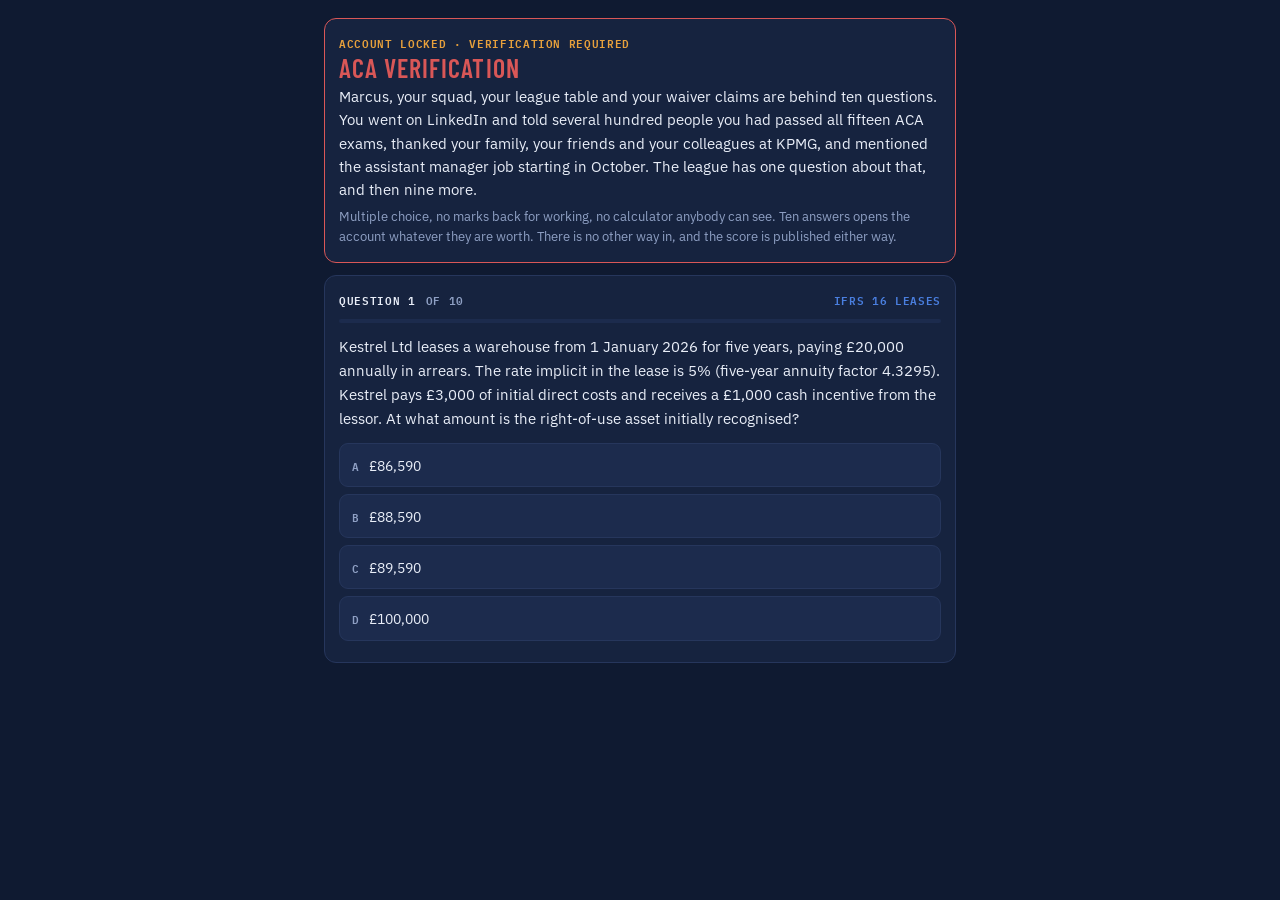
<file: site/marcus/index.html>
<!DOCTYPE html>
<html lang="en">
<head>
<meta charset="UTF-8"><meta name="viewport" content="width=device-width, initial-scale=1.0">
<title>Marcus &middot; 27 Richmond Road Cup</title>
<link rel="preconnect" href="https://fonts.googleapis.com">
<link href="https://fonts.googleapis.com/css2?family=Barlow+Condensed:wght@500;600;700&family=IBM+Plex+Sans:wght@400;500;600&family=IBM+Plex+Mono:wght@400;500&display=swap" rel="stylesheet">
<link rel="stylesheet" href="../team.css">
</head>
<body>
<header>
<h1><em>27</em> Richmond Road Cup</h1>
<div class="sub"><span id="title">Marcus</span></div>
<div class="sub" id="meta">loading&hellip;</div>
</header>
<nav>
<button class="tab on" data-v="news">News</button>
<button class="tab" data-v="live">Live</button>
<button class="tab" data-v="squad">My squad</button>
<button class="tab" data-v="league">League</button>
<button class="tab" data-v="players">All players</button>
</nav>
<section id="news" class="on"></section>
<section id="live"></section>
<section id="squad"></section>
<section id="league"></section>
<section id="players"></section>
<!-- whose squad the My squad tab shows, and whether prices are shown -->
<script>window.TEAM={me:299912,prices:false};</script>
<script src="../team.js"></script>
<script src="../feedback.js"></script>
<!-- the ACA gate, this page only: ten questions before the squad -->
<script src="../quiz.js"></script>
</body></html>
</file>
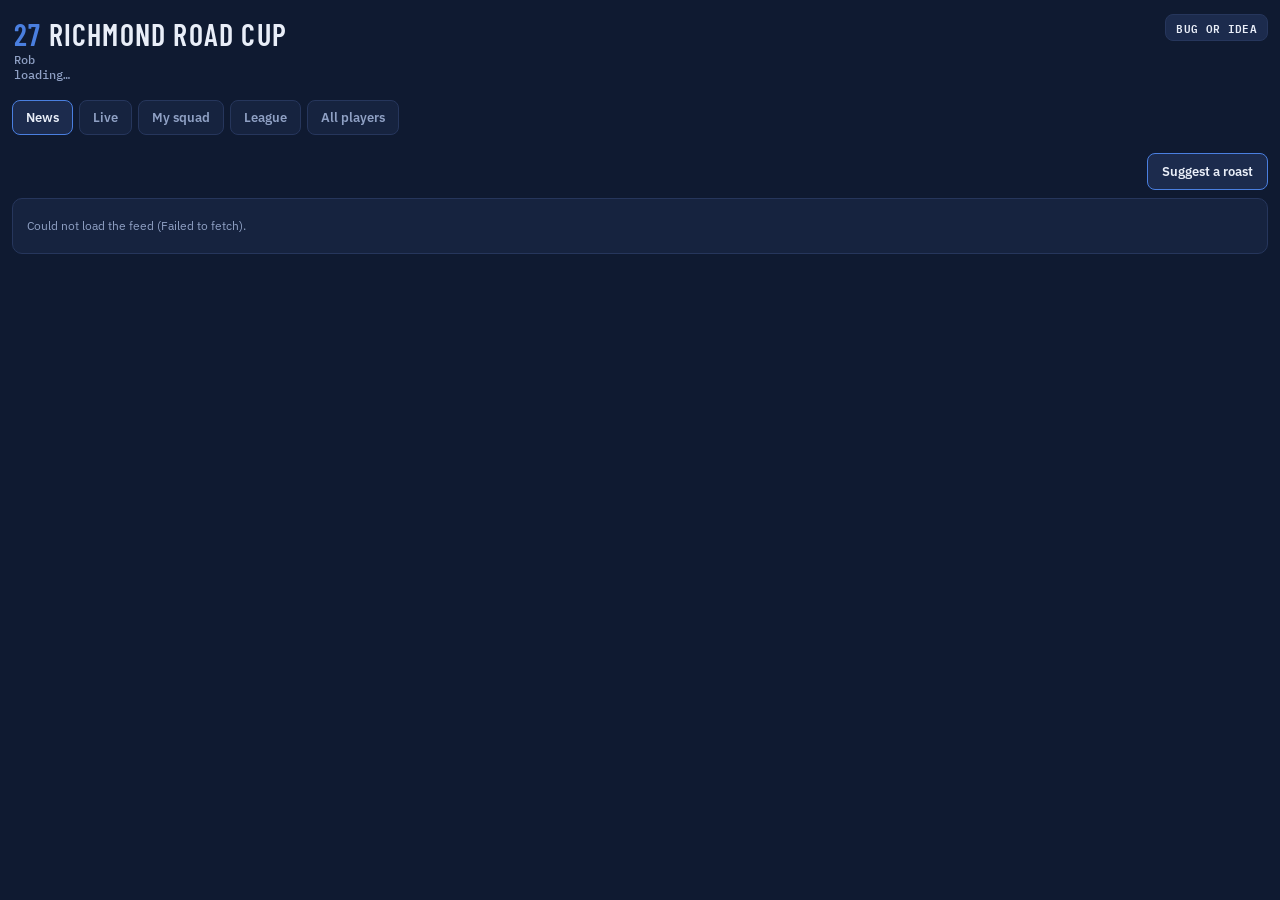
<file: site/rob/index.html>
<!DOCTYPE html>
<html lang="en">
<head>
<meta charset="UTF-8"><meta name="viewport" content="width=device-width, initial-scale=1.0">
<title>Rob &middot; 27 Richmond Road Cup</title>
<link rel="preconnect" href="https://fonts.googleapis.com">
<link href="https://fonts.googleapis.com/css2?family=Barlow+Condensed:wght@500;600;700&family=IBM+Plex+Sans:wght@400;500;600&family=IBM+Plex+Mono:wght@400;500&display=swap" rel="stylesheet">
<link rel="stylesheet" href="../team.css">
</head>
<body>
<header>
<h1><em>27</em> Richmond Road Cup</h1>
<div class="sub"><span id="title">Rob</span></div>
<div class="sub" id="meta">loading&hellip;</div>
</header>
<nav>
<button class="tab on" data-v="news">News</button>
<button class="tab" data-v="live">Live</button>
<button class="tab" data-v="squad">My squad</button>
<button class="tab" data-v="league">League</button>
<button class="tab" data-v="players">All players</button>
</nav>
<section id="news" class="on"></section>
<section id="live"></section>
<section id="squad"></section>
<section id="league"></section>
<section id="players"></section>
<!-- whose squad the My squad tab shows, and whether prices are shown -->
<script>window.TEAM={me:421435,prices:false};</script>
<script src="../team.js"></script>
<script src="../feedback.js"></script>
</body></html>
</file>
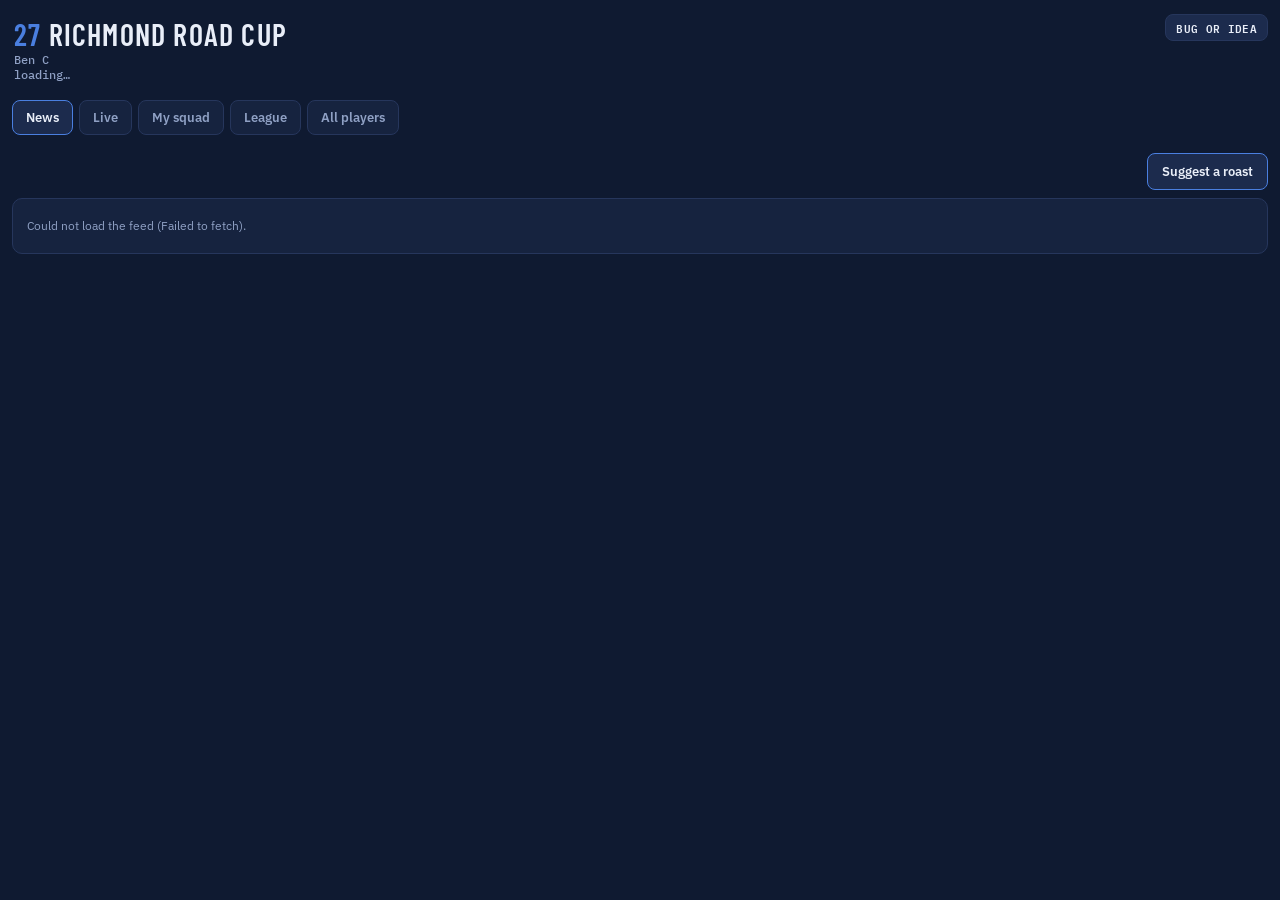
<file: site/sben/index.html>
<!DOCTYPE html>
<html lang="en">
<head>
<meta charset="UTF-8"><meta name="viewport" content="width=device-width, initial-scale=1.0">
<title>Ben C &middot; 27 Richmond Road Cup</title>
<link rel="preconnect" href="https://fonts.googleapis.com">
<link href="https://fonts.googleapis.com/css2?family=Barlow+Condensed:wght@500;600;700&family=IBM+Plex+Sans:wght@400;500;600&family=IBM+Plex+Mono:wght@400;500&display=swap" rel="stylesheet">
<link rel="stylesheet" href="../team.css">
</head>
<body>
<header>
<h1><em>27</em> Richmond Road Cup</h1>
<div class="sub"><span id="title">Ben C</span></div>
<div class="sub" id="meta">loading&hellip;</div>
</header>
<nav>
<button class="tab on" data-v="news">News</button>
<button class="tab" data-v="live">Live</button>
<button class="tab" data-v="squad">My squad</button>
<button class="tab" data-v="league">League</button>
<button class="tab" data-v="players">All players</button>
</nav>
<section id="news" class="on"></section>
<section id="live"></section>
<section id="squad"></section>
<section id="league"></section>
<section id="players"></section>
<!-- whose squad the My squad tab shows, and whether prices are shown -->
<script>window.TEAM={me:282287,prices:false};</script>
<script src="../team.js"></script>
<script src="../feedback.js"></script>
</body></html>
</file>
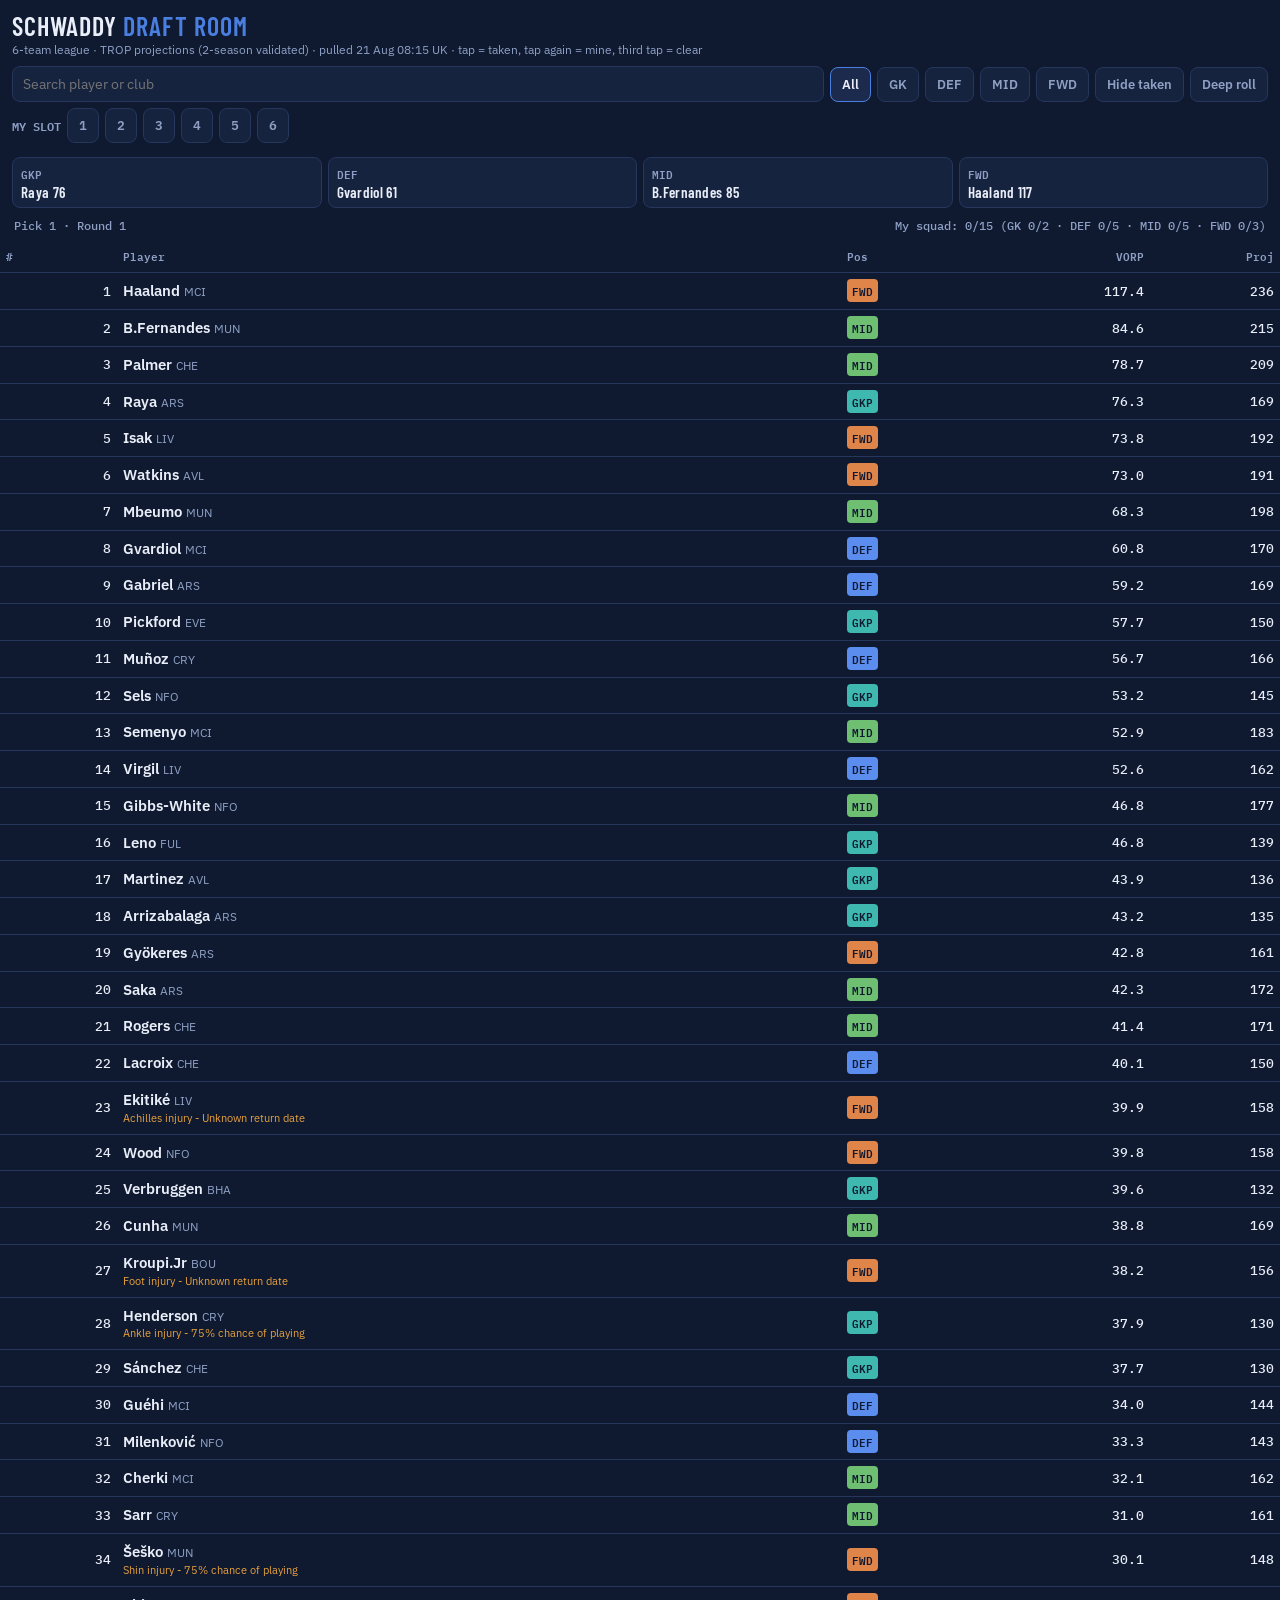
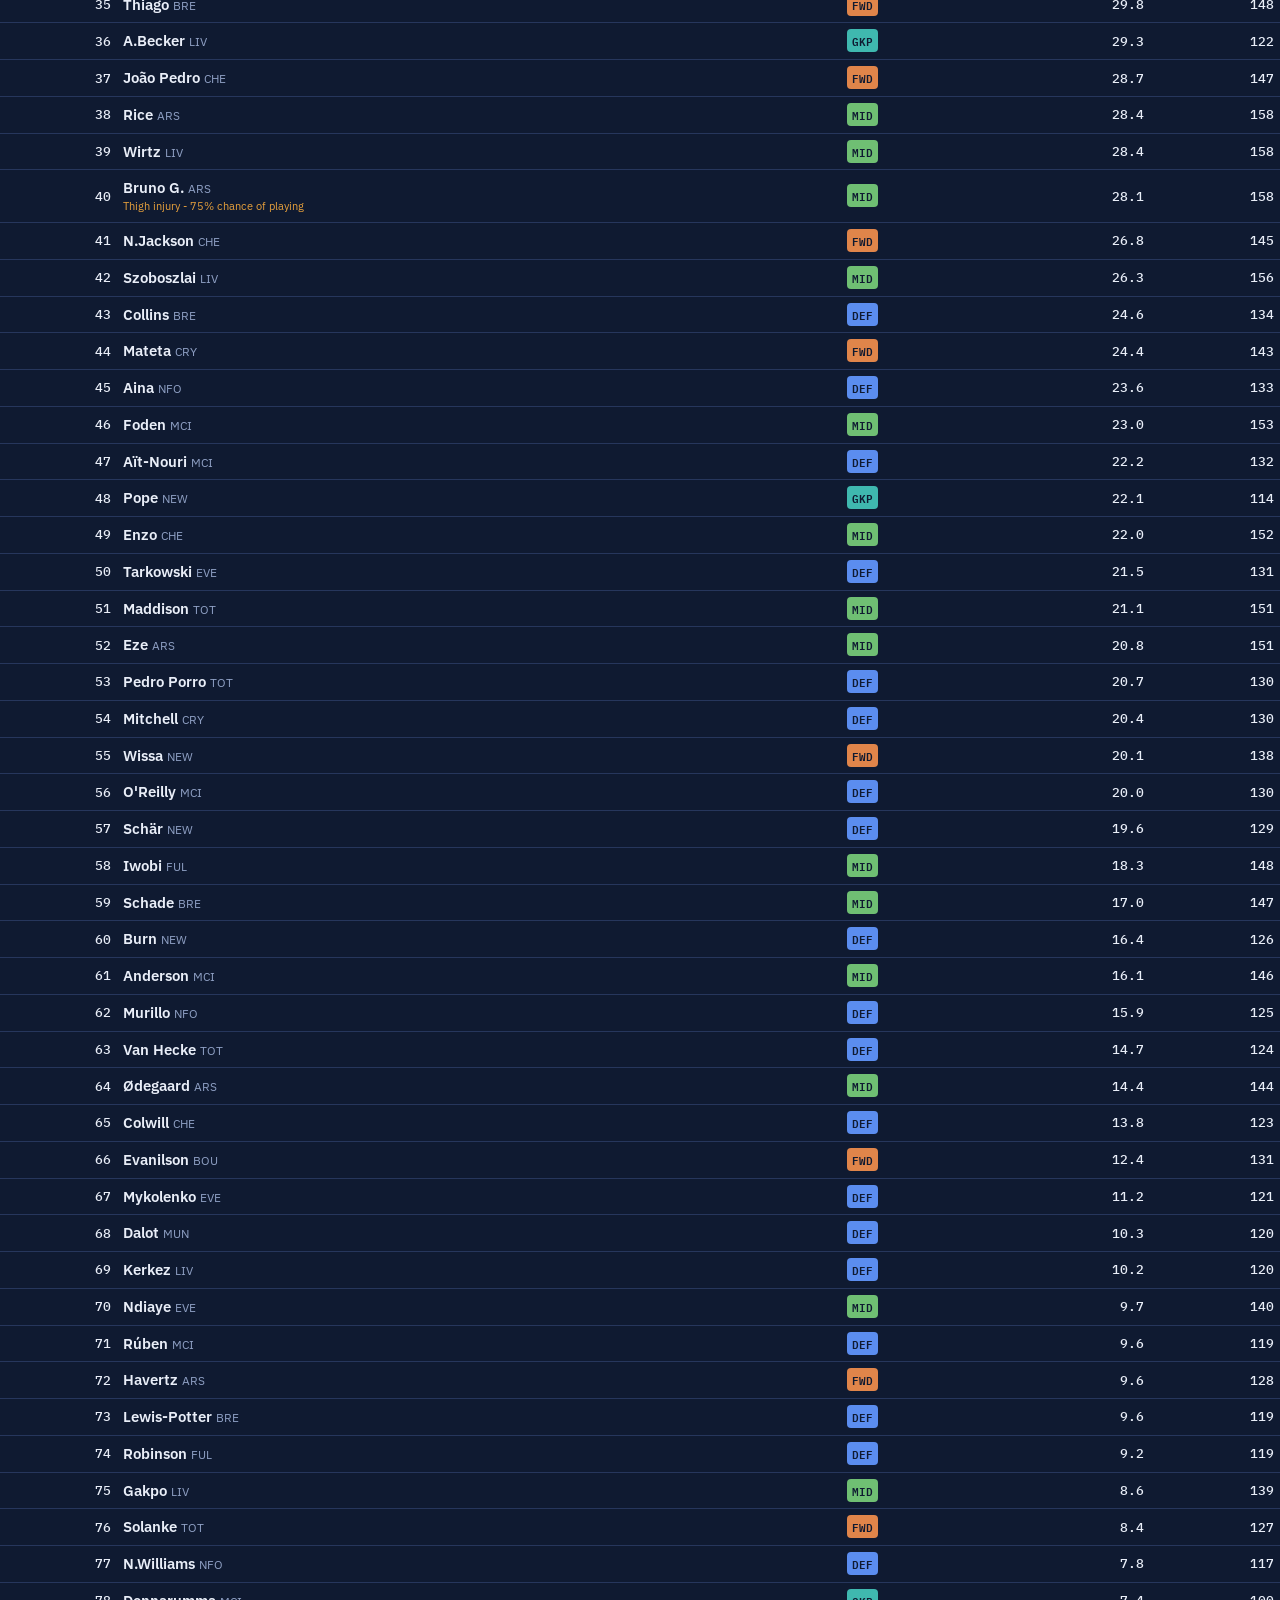
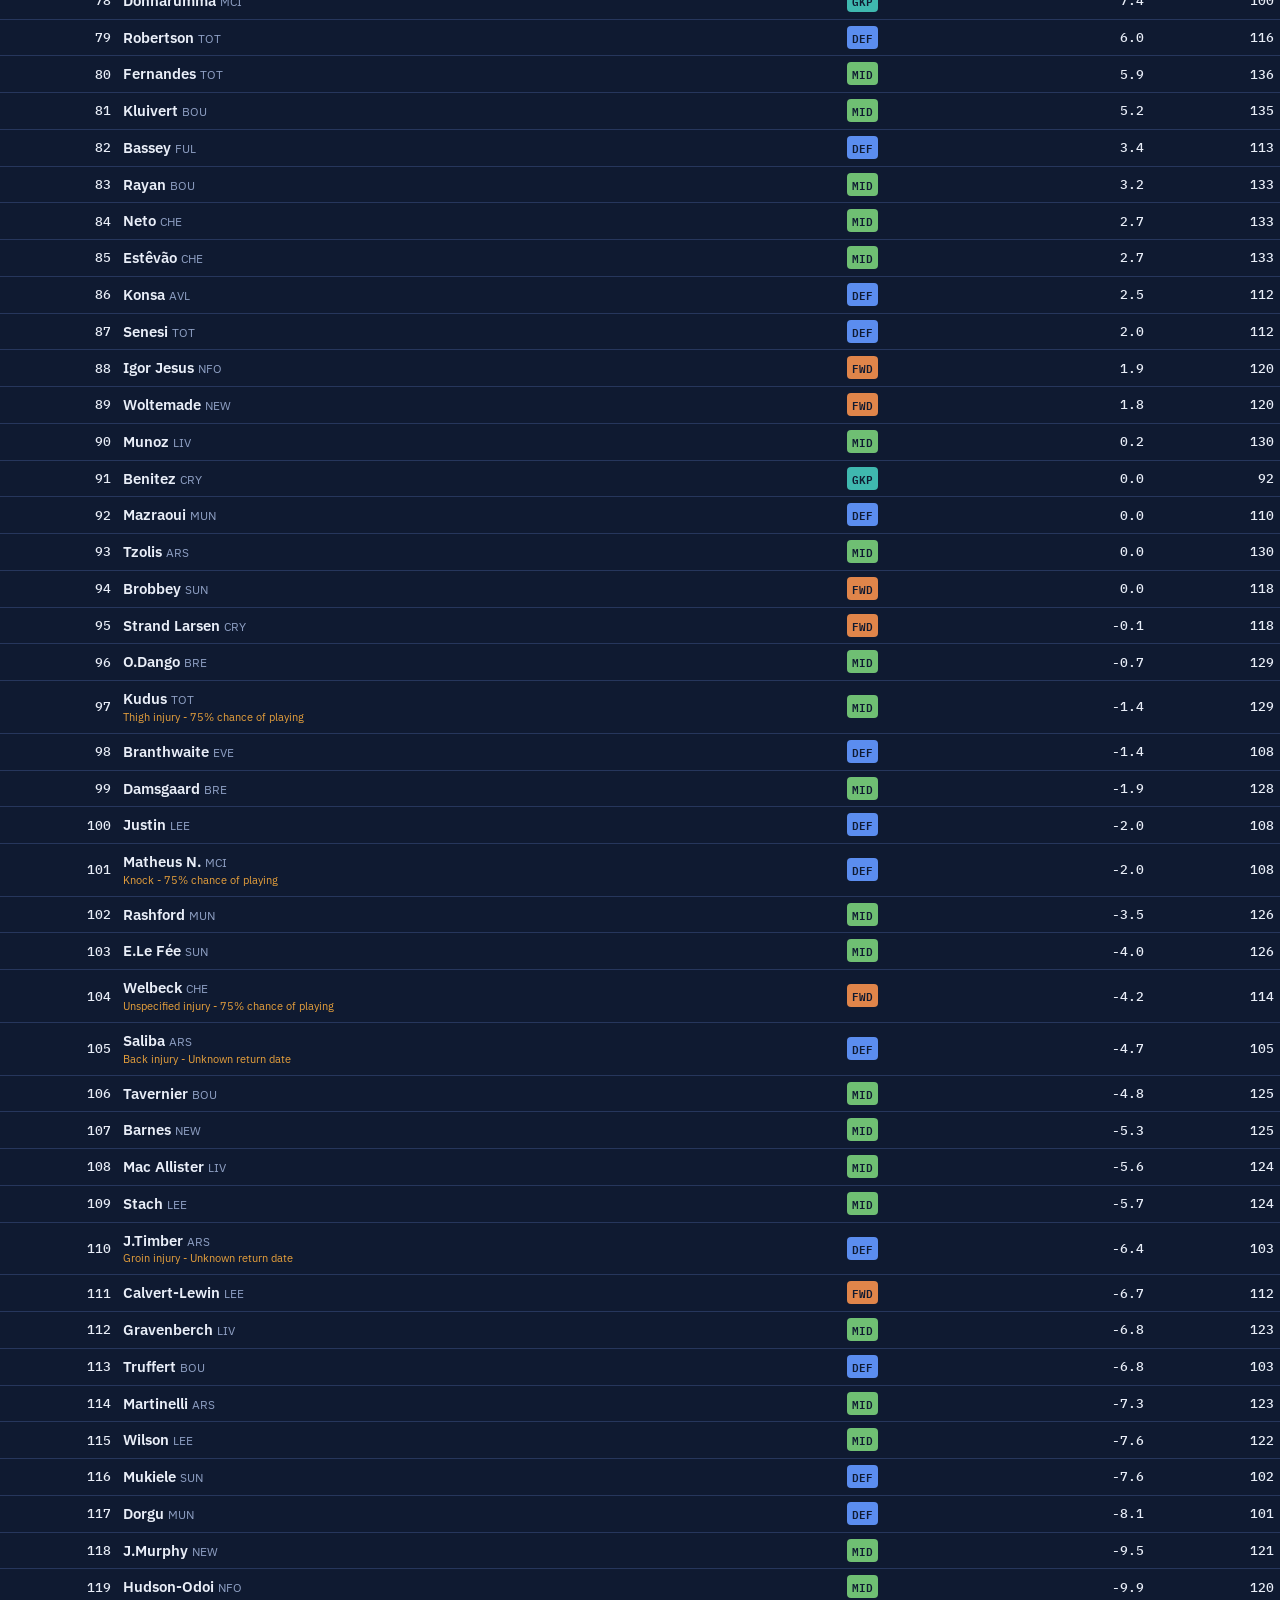
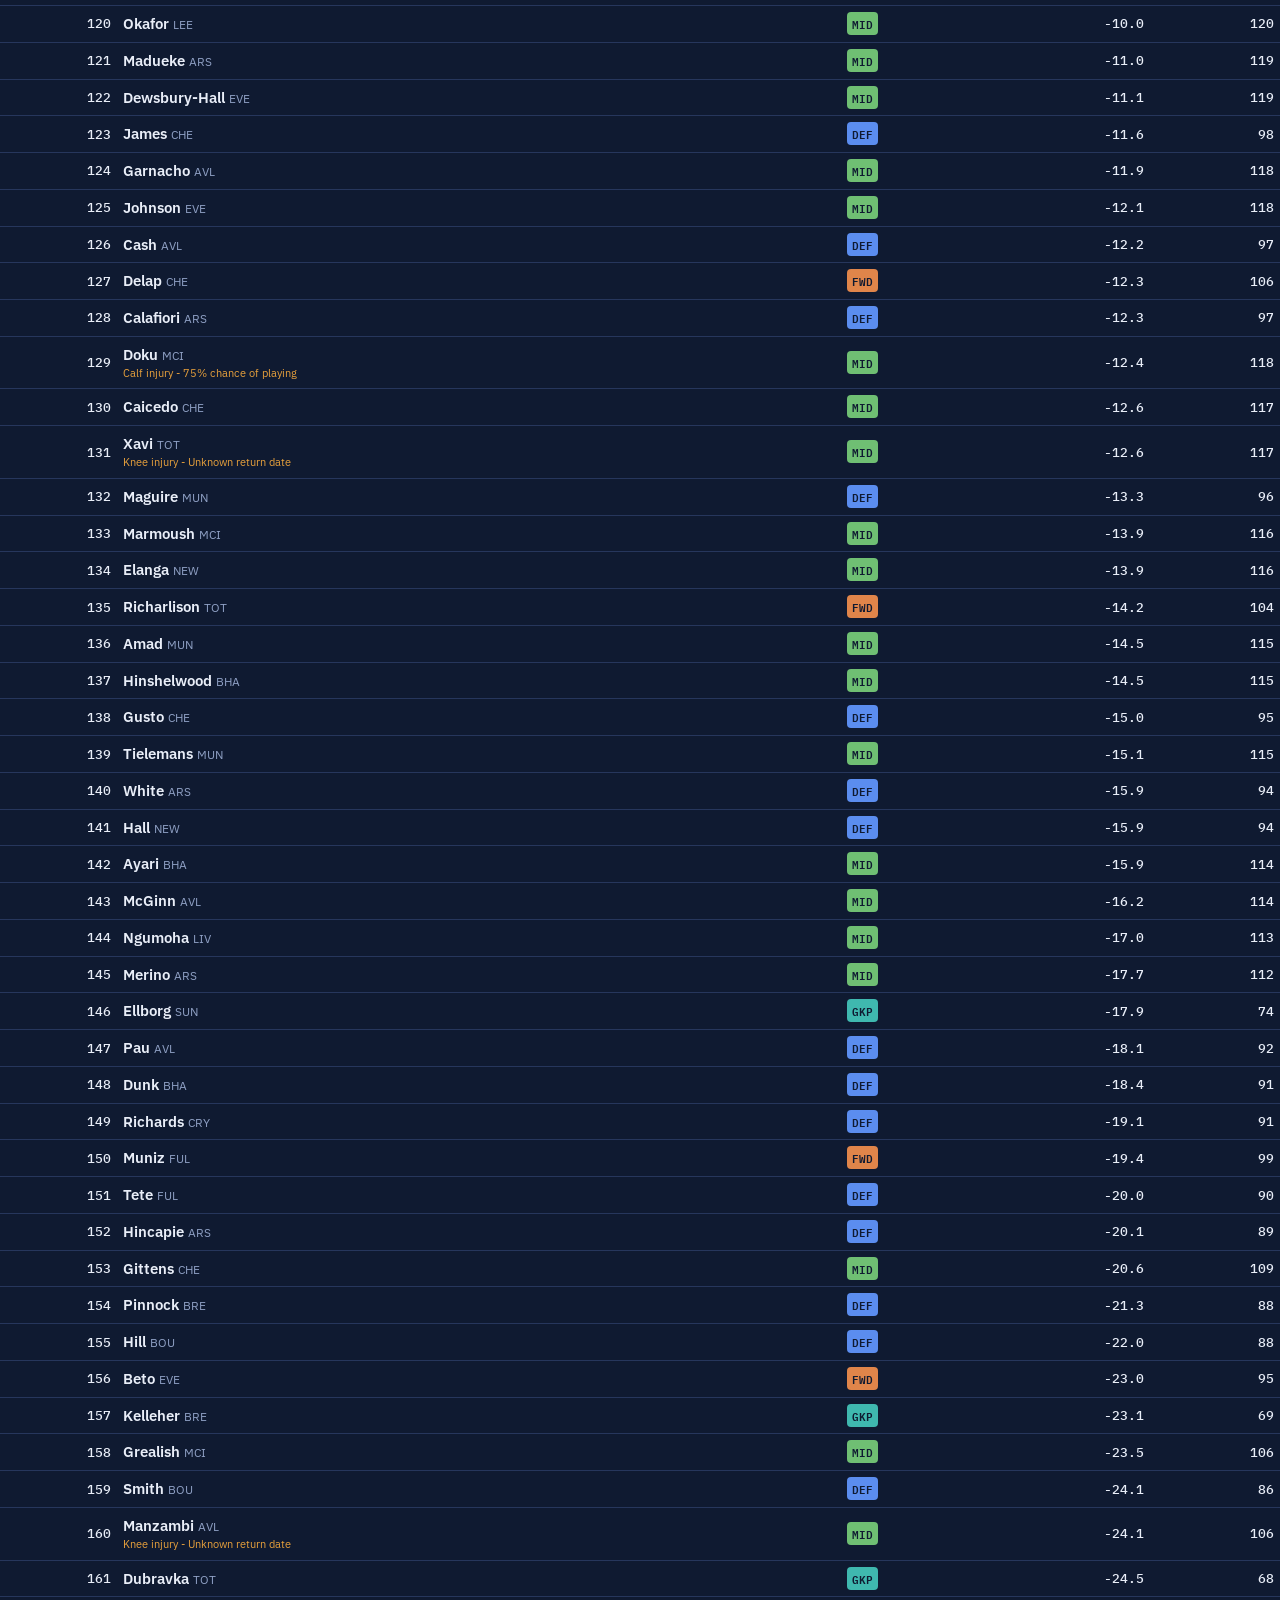
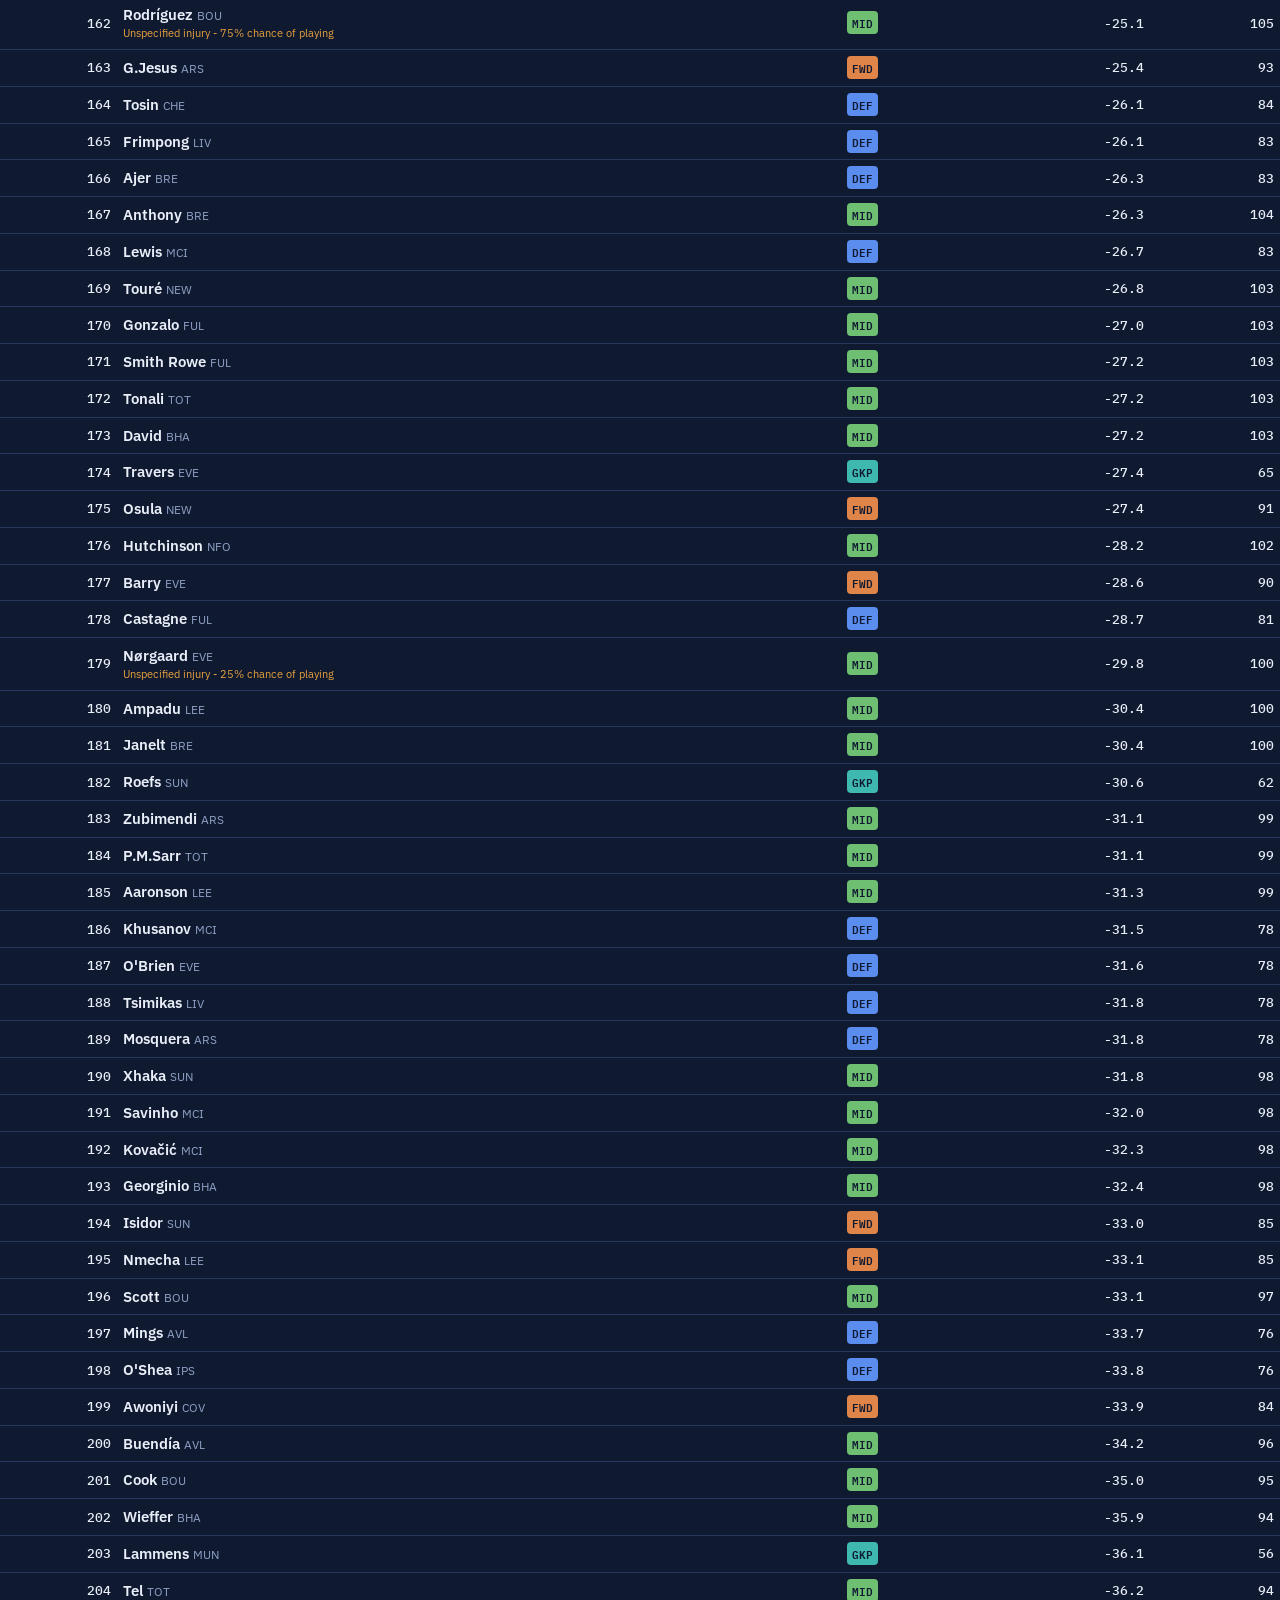
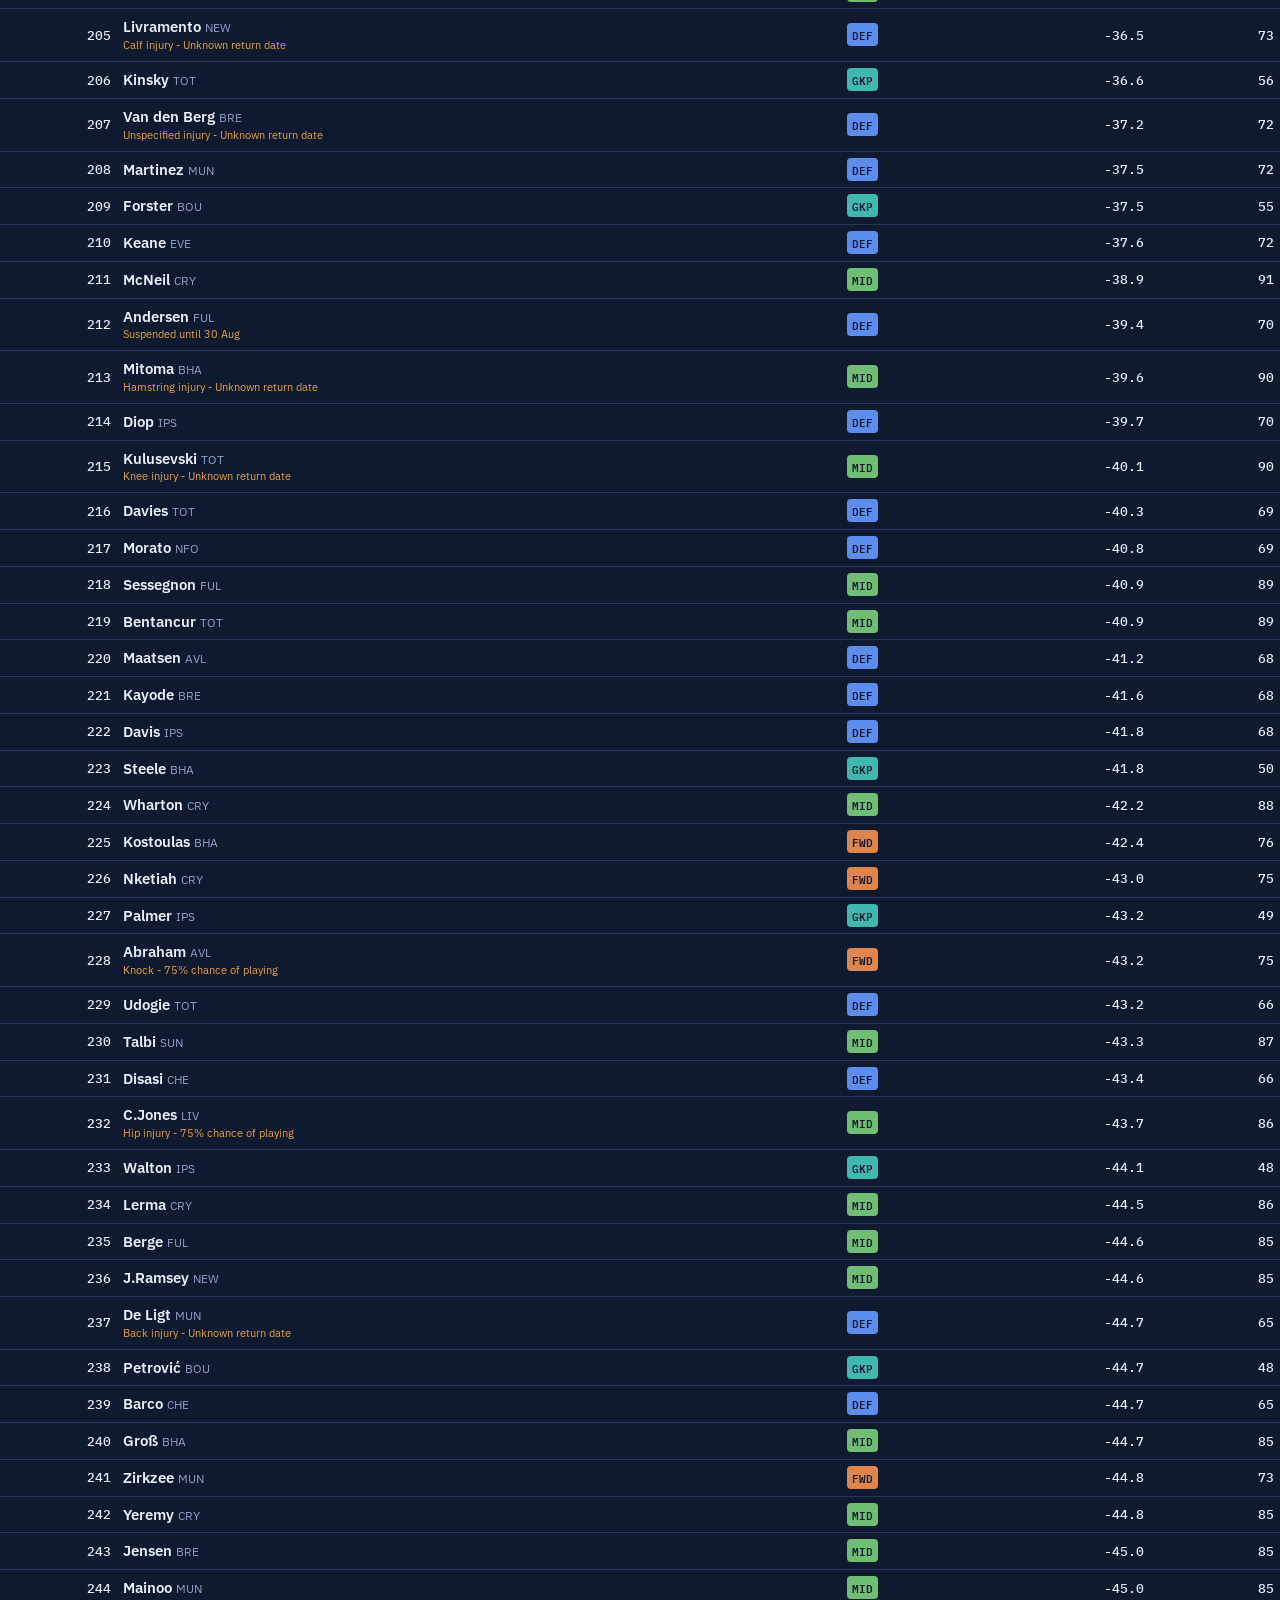
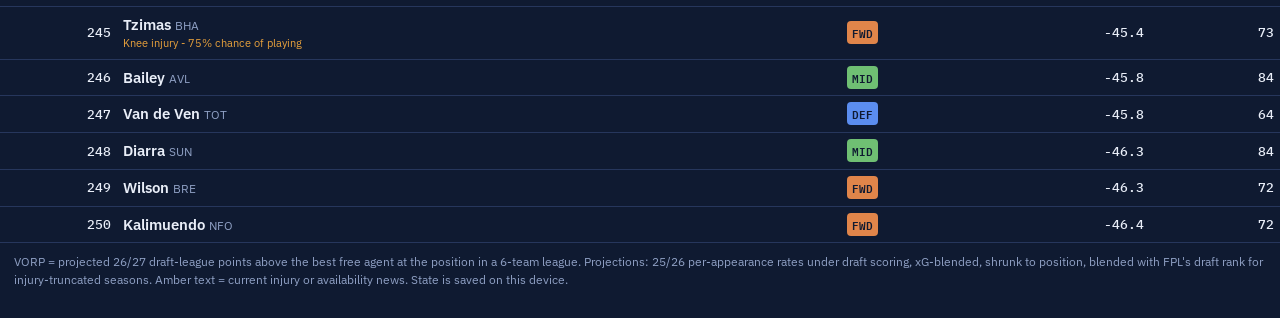
<file: site/draft_room.html>
<!DOCTYPE html>
<html lang="en">
<head>
<meta charset="UTF-8">
<meta name="viewport" content="width=device-width, initial-scale=1.0">
<title>Schwaddy Draft Room · 21 Aug 2026</title>
<link rel="preconnect" href="https://fonts.googleapis.com">
<link href="https://fonts.googleapis.com/css2?family=Barlow+Condensed:wght@500;600;700&family=IBM+Plex+Sans:wght@400;500;600&family=IBM+Plex+Mono:wght@400;500&display=swap" rel="stylesheet">
<style>
:root{
  --bg:#0F1A31; --panel:#16233F; --panel2:#1C2B4D; --line:#26365C;
  --ink:#E9EEF8; --dim:#8FA0C4; --blue:#4A7FE0; --amber:#E8A13C; --red:#D95757;
  --gkp:#3FB8AF; --def:#5B8DEF; --mid:#6FBF73; --fwd:#E0854A;
}
*{box-sizing:border-box;margin:0;padding:0}
body{background:var(--bg);color:var(--ink);font:15px/1.45 "IBM Plex Sans",sans-serif;-webkit-text-size-adjust:100%}
header{position:sticky;top:0;z-index:10;background:linear-gradient(var(--bg) 88%,transparent);padding:10px 12px 6px}
h1{font:600 26px "Barlow Condensed";letter-spacing:.04em;text-transform:uppercase}
h1 em{color:var(--blue);font-style:normal}
.sub{color:var(--dim);font-size:12px;margin-bottom:8px}
.controls{display:flex;gap:6px;flex-wrap:wrap;align-items:center}
input[type=search]{flex:1;min-width:130px;background:var(--panel);border:1px solid var(--line);
  border-radius:8px;color:var(--ink);padding:8px 10px;font:14px "IBM Plex Sans"}
input[type=search]:focus{outline:2px solid var(--blue)}
.chip{background:var(--panel);border:1px solid var(--line);border-radius:8px;color:var(--dim);
  padding:8px 11px;font:600 13px "IBM Plex Sans";cursor:pointer}
.chip.on{color:var(--ink);border-color:var(--blue);background:var(--panel2)}
.chip:focus-visible{outline:2px solid var(--blue)}
.best{display:grid;grid-template-columns:repeat(4,1fr);gap:6px;padding:8px 12px}
.best>div{background:var(--panel);border:1px solid var(--line);border-radius:8px;padding:6px 8px}
.best b{display:block;font:600 11px "IBM Plex Mono";color:var(--dim)}
.best span{font:600 15px "Barlow Condensed";letter-spacing:.02em;white-space:nowrap;overflow:hidden;
  text-overflow:ellipsis;display:block}
.pickbar{display:flex;justify-content:space-between;padding:2px 14px 6px;color:var(--dim);
  font:500 12px "IBM Plex Mono"}
table{width:100%;border-collapse:collapse}
td,th{padding:7px 6px;text-align:left;border-bottom:1px solid var(--line)}
th{font:600 11px "IBM Plex Mono";color:var(--dim);position:sticky;top:0;background:var(--bg)}
td.num{font:500 13px "IBM Plex Mono";text-align:right;white-space:nowrap}
tr{cursor:pointer}
tr:active{background:var(--panel2)}
.pos{font:600 11px "IBM Plex Mono";padding:2px 5px;border-radius:4px;color:#0F1A31}
.GKP{background:var(--gkp)}.DEF{background:var(--def)}.MID{background:var(--mid)}.FWD{background:var(--fwd)}
.nm{font-weight:600}
.tm{color:var(--dim);font-size:12px}
.flag{color:var(--amber);font-size:11px;display:block;max-width:46vw;overflow:hidden;
  white-space:nowrap;text-overflow:ellipsis}
tr.gone td{opacity:.32}
tr.gone .nm{text-decoration:line-through}
tr.mine{background:rgba(74,127,224,.14)}
tr.mine .nm::after{content:" ✓ MINE";color:var(--blue);font:600 10px "IBM Plex Mono"}
.hint{padding:10px 14px 30px;color:var(--dim);font-size:12px}
@media(min-width:700px){.best{grid-template-columns:repeat(4,1fr)}.flag{max-width:280px}}
@media(prefers-reduced-motion:reduce){*{transition:none!important}}
</style>
</head>
<body>
<header>
  <h1>Schwaddy <em>Draft Room</em></h1>
  <div class="sub">6-team league · TROP projections (2-season validated) · pulled 21 Aug 08:15 UK · tap = taken, tap again = mine, third tap = clear</div>
  <div class="controls">
    <input type="search" id="q" placeholder="Search player or club" aria-label="Search">
    <button class="chip on" data-pos="ALL">All</button>
    <button class="chip" data-pos="GKP">GK</button>
    <button class="chip" data-pos="DEF">DEF</button>
    <button class="chip" data-pos="MID">MID</button>
    <button class="chip" data-pos="FWD">FWD</button>
    <button class="chip" id="hidegone">Hide taken</button>
    <button class="chip" id="deep">Deep roll</button>
  </div>
  <div class="controls" id="slotrow" style="margin-top:6px">
    <span style="color:var(--dim);font:600 12px 'IBM Plex Mono';align-self:center">MY SLOT</span>
    <button class="chip slot" data-slot="1">1</button><button class="chip slot" data-slot="2">2</button>
    <button class="chip slot" data-slot="3">3</button><button class="chip slot" data-slot="4">4</button>
    <button class="chip slot" data-slot="5">5</button><button class="chip slot" data-slot="6">6</button>
  </div>
</header>
<div class="best" id="best"></div>
<div id="deepout" style="display:none;padding:4px 14px;color:var(--ink);font:500 13px 'IBM Plex Mono'"></div>
<div class="pickbar"><span id="pickno">Pick 1 · Round 1</span><span id="minecount">My squad: 0/15 (GK 0/2 · DEF 0/5 · MID 0/5 · FWD 0/3)</span></div>
<table>
  <thead><tr><th>#</th><th>Player</th><th>Pos</th><th style="text-align:right">VORP</th><th style="text-align:right">Proj</th></tr></thead>
  <tbody id="tb"></tbody>
</table>
<div class="hint">VORP = projected 26/27 draft-league points above the best free agent at the position in a 6-team league. Projections: 25/26 per-appearance rates under draft scoring, xG-blended, shrunk to position, blended with FPL's draft rank for injury-truncated seasons. Amber text = current injury or availability news. State is saved on this device.</div>
<script>
const DATA = [{"n":"Haaland","f":"Erling Haaland","p":"FWD","t":"MCI","pr":235.5,"v":117.4,"s":"a","w":"","dr":1},{"n":"B.Fernandes","f":"Bruno Borges Fernandes","p":"MID","t":"MUN","pr":214.6,"v":84.6,"s":"a","w":"","dr":2},{"n":"Palmer","f":"Cole Palmer","p":"MID","t":"CHE","pr":208.7,"v":78.7,"s":"a","w":"","dr":4},{"n":"Raya","f":"David Raya Martín","p":"GKP","t":"ARS","pr":168.5,"v":76.3,"s":"a","w":"","dr":59},{"n":"Isak","f":"Alexander Isak","p":"FWD","t":"LIV","pr":191.9,"v":73.8,"s":"a","w":"","dr":5},{"n":"Watkins","f":"Ollie Watkins","p":"FWD","t":"AVL","pr":191.1,"v":73.0,"s":"a","w":"","dr":10},{"n":"Mbeumo","f":"Bryan Mbeumo","p":"MID","t":"MUN","pr":198.3,"v":68.3,"s":"a","w":"","dr":11},{"n":"Gvardiol","f":"Joško Gvardiol","p":"DEF","t":"MCI","pr":170.3,"v":60.8,"s":"a","w":"","dr":152},{"n":"Gabriel","f":"Gabriel dos Santos Magalhães","p":"DEF","t":"ARS","pr":168.7,"v":59.2,"s":"a","w":"","dr":7},{"n":"Pickford","f":"Jordan Pickford","p":"GKP","t":"EVE","pr":149.9,"v":57.7,"s":"a","w":"","dr":116},{"n":"Muñoz","f":"Daniel Muñoz Mejía","p":"DEF","t":"CRY","pr":166.3,"v":56.7,"s":"a","w":"","dr":115},{"n":"Sels","f":"Matz Sels","p":"GKP","t":"NFO","pr":145.4,"v":53.2,"s":"a","w":"","dr":244},{"n":"Semenyo","f":"Antoine Semenyo","p":"MID","t":"MCI","pr":182.9,"v":52.9,"s":"a","w":"","dr":6},{"n":"Virgil","f":"Virgil van Dijk","p":"DEF","t":"LIV","pr":162.1,"v":52.6,"s":"a","w":"","dr":32},{"n":"Gibbs-White","f":"Morgan Gibbs-White","p":"MID","t":"NFO","pr":176.7,"v":46.8,"s":"a","w":"","dr":8},{"n":"Leno","f":"Bernd Leno","p":"GKP","t":"FUL","pr":139.0,"v":46.8,"s":"a","w":"","dr":400},{"n":"Martinez","f":"Emiliano Martínez Romero","p":"GKP","t":"AVL","pr":136.1,"v":43.9,"s":"a","w":"","dr":235},{"n":"Arrizabalaga","f":"Kepa Arrizabalaga Revuelta","p":"GKP","t":"ARS","pr":135.4,"v":43.2,"s":"a","w":"","dr":332},{"n":"Gyökeres","f":"Viktor Gyökeres","p":"FWD","t":"ARS","pr":160.9,"v":42.8,"s":"a","w":"","dr":17},{"n":"Saka","f":"Bukayo Saka","p":"MID","t":"ARS","pr":172.3,"v":42.3,"s":"a","w":"","dr":3},{"n":"Rogers","f":"Morgan Rogers","p":"MID","t":"CHE","pr":171.3,"v":41.4,"s":"a","w":"","dr":15},{"n":"Lacroix","f":"Maxence Lacroix","p":"DEF","t":"CHE","pr":149.6,"v":40.1,"s":"a","w":"","dr":61},{"n":"Ekitiké","f":"Hugo Ekitiké","p":"FWD","t":"LIV","pr":158.0,"v":39.9,"s":"i","w":"Achilles injury - Unknown return date","dr":19},{"n":"Wood","f":"Chris Wood","p":"FWD","t":"NFO","pr":157.9,"v":39.8,"s":"a","w":"","dr":101},{"n":"Verbruggen","f":"Bart Verbruggen","p":"GKP","t":"BHA","pr":131.9,"v":39.6,"s":"a","w":"","dr":398},{"n":"Cunha","f":"Matheus Santos Carneiro da Cunha","p":"MID","t":"MUN","pr":168.7,"v":38.8,"s":"a","w":"","dr":12},{"n":"Kroupi.Jr","f":"Junior Kroupi","p":"FWD","t":"BOU","pr":156.3,"v":38.2,"s":"i","w":"Foot injury - Unknown return date","dr":21},{"n":"Henderson","f":"Dean Henderson","p":"GKP","t":"CRY","pr":130.1,"v":37.9,"s":"d","w":"Ankle injury - 75% chance of playing","dr":228},{"n":"Sánchez","f":"Robert Lynch Sánchez","p":"GKP","t":"CHE","pr":130.0,"v":37.7,"s":"a","w":"","dr":240},{"n":"Guéhi","f":"Marc Guéhi","p":"DEF","t":"MCI","pr":143.5,"v":34.0,"s":"a","w":"","dr":56},{"n":"Milenković","f":"Nikola Milenković","p":"DEF","t":"NFO","pr":142.8,"v":33.3,"s":"a","w":"","dr":123},{"n":"Cherki","f":"Rayan Cherki","p":"MID","t":"MCI","pr":162.1,"v":32.1,"s":"a","w":"","dr":16},{"n":"Sarr","f":"Ismaïla Sarr","p":"MID","t":"CRY","pr":160.9,"v":31.0,"s":"a","w":"","dr":39},{"n":"Šeško","f":"Benjamin Sesko","p":"FWD","t":"MUN","pr":148.2,"v":30.1,"s":"d","w":"Shin injury - 75% chance of playing","dr":28},{"n":"Thiago","f":"Igor Thiago Nascimento Rodrigues","p":"FWD","t":"BRE","pr":147.9,"v":29.8,"s":"a","w":"","dr":9},{"n":"A.Becker","f":"Alisson Becker","p":"GKP","t":"LIV","pr":121.5,"v":29.3,"s":"a","w":"","dr":140},{"n":"João Pedro","f":"João Pedro Junqueira de Jesus","p":"FWD","t":"CHE","pr":146.8,"v":28.7,"s":"a","w":"","dr":14},{"n":"Rice","f":"Declan Rice","p":"MID","t":"ARS","pr":158.4,"v":28.4,"s":"a","w":"","dr":13},{"n":"Wirtz","f":"Florian Wirtz","p":"MID","t":"LIV","pr":158.4,"v":28.4,"s":"a","w":"","dr":18},{"n":"Bruno G.","f":"Bruno Guimarães Rodriguez Moura","p":"MID","t":"ARS","pr":158.0,"v":28.1,"s":"d","w":"Thigh injury - 75% chance of playing","dr":25},{"n":"N.Jackson","f":"Nicolas Jackson","p":"FWD","t":"CHE","pr":144.9,"v":26.8,"s":"a","w":"","dr":52},{"n":"Szoboszlai","f":"Dominik Szoboszlai","p":"MID","t":"LIV","pr":156.3,"v":26.3,"s":"a","w":"","dr":23},{"n":"Collins","f":"Nathan Collins","p":"DEF","t":"BRE","pr":134.1,"v":24.6,"s":"a","w":"","dr":120},{"n":"Mateta","f":"Jean-Philippe Mateta","p":"FWD","t":"CRY","pr":142.5,"v":24.4,"s":"a","w":"","dr":40},{"n":"Aina","f":"Ola Aina","p":"DEF","t":"NFO","pr":133.2,"v":23.6,"s":"a","w":"","dr":423},{"n":"Foden","f":"Phil Foden","p":"MID","t":"MCI","pr":153.0,"v":23.0,"s":"a","w":"","dr":27},{"n":"Aït-Nouri","f":"Rayan Aït-Nouri","p":"DEF","t":"MCI","pr":131.7,"v":22.2,"s":"a","w":"","dr":165},{"n":"Pope","f":"Nick Pope","p":"GKP","t":"NEW","pr":114.3,"v":22.1,"s":"a","w":"","dr":249},{"n":"Enzo","f":"Enzo Fernández","p":"MID","t":"CHE","pr":151.9,"v":22.0,"s":"a","w":"","dr":24},{"n":"Tarkowski","f":"James Tarkowski","p":"DEF","t":"EVE","pr":131.1,"v":21.5,"s":"a","w":"","dr":58},{"n":"Maddison","f":"James Maddison","p":"MID","t":"TOT","pr":151.1,"v":21.1,"s":"a","w":"","dr":51},{"n":"Eze","f":"Eberechi Eze","p":"MID","t":"ARS","pr":150.8,"v":20.8,"s":"a","w":"","dr":41},{"n":"Pedro Porro","f":"Pedro Porro Sauceda","p":"DEF","t":"TOT","pr":130.2,"v":20.7,"s":"a","w":"","dr":124},{"n":"Mitchell","f":"Tyrick Mitchell","p":"DEF","t":"CRY","pr":129.9,"v":20.4,"s":"a","w":"","dr":397},{"n":"Wissa","f":"Yoane Wissa","p":"FWD","t":"NEW","pr":138.2,"v":20.1,"s":"a","w":"","dr":103},{"n":"O'Reilly","f":"Nico O'Reilly","p":"DEF","t":"MCI","pr":129.6,"v":20.0,"s":"a","w":"","dr":34},{"n":"Schär","f":"Fabian Schär","p":"DEF","t":"NEW","pr":129.2,"v":19.6,"s":"a","w":"","dr":285},{"n":"Iwobi","f":"Alex Iwobi","p":"MID","t":"FUL","pr":148.2,"v":18.3,"s":"a","w":"","dr":136},{"n":"Schade","f":"Kevin Schade","p":"MID","t":"BRE","pr":147.0,"v":17.0,"s":"a","w":"","dr":73},{"n":"Burn","f":"Dan Burn","p":"DEF","t":"NEW","pr":126.0,"v":16.4,"s":"a","w":"","dr":251},{"n":"Anderson","f":"Elliot Anderson","p":"MID","t":"MCI","pr":146.1,"v":16.1,"s":"a","w":"","dr":31},{"n":"Murillo","f":"Murillo Costa dos Santos","p":"DEF","t":"NFO","pr":125.4,"v":15.9,"s":"a","w":"","dr":146},{"n":"Van Hecke","f":"Jan Paul van Hecke","p":"DEF","t":"TOT","pr":124.3,"v":14.7,"s":"a","w":"","dr":225},{"n":"Ødegaard","f":"Martin Ødegaard","p":"MID","t":"ARS","pr":144.4,"v":14.4,"s":"a","w":"","dr":44},{"n":"Colwill","f":"Levi Samuels Colwill","p":"DEF","t":"CHE","pr":123.3,"v":13.8,"s":"a","w":"","dr":322},{"n":"Evanilson","f":"Francisco Evanilson de Lima Barbosa","p":"FWD","t":"BOU","pr":130.5,"v":12.4,"s":"a","w":"","dr":76},{"n":"Mykolenko","f":"Vitalii Mykolenko","p":"DEF","t":"EVE","pr":120.7,"v":11.2,"s":"a","w":"","dr":412},{"n":"Dalot","f":"Diogo Dalot Teixeira","p":"DEF","t":"MUN","pr":119.9,"v":10.3,"s":"a","w":"","dr":241},{"n":"Kerkez","f":"Milos Kerkez","p":"DEF","t":"LIV","pr":119.8,"v":10.2,"s":"a","w":"","dr":145},{"n":"Ndiaye","f":"Iliman Ndiaye","p":"MID","t":"EVE","pr":139.7,"v":9.7,"s":"a","w":"","dr":71},{"n":"Rúben","f":"Rúben dos Santos Gato Alves Dias","p":"DEF","t":"MCI","pr":119.2,"v":9.6,"s":"a","w":"","dr":128},{"n":"Havertz","f":"Kai Havertz","p":"FWD","t":"ARS","pr":127.7,"v":9.6,"s":"a","w":"","dr":22},{"n":"Lewis-Potter","f":"Keane Lewis-Potter","p":"DEF","t":"BRE","pr":119.1,"v":9.6,"s":"a","w":"","dr":125},{"n":"Robinson","f":"Antonee Robinson","p":"DEF","t":"FUL","pr":118.7,"v":9.2,"s":"a","w":"","dr":424},{"n":"Gakpo","f":"Cody Gakpo","p":"MID","t":"LIV","pr":138.6,"v":8.6,"s":"a","w":"","dr":26},{"n":"Solanke","f":"Dominic Solanke-Mitchell","p":"FWD","t":"TOT","pr":126.5,"v":8.4,"s":"a","w":"","dr":102},{"n":"N.Williams","f":"Neco Williams","p":"DEF","t":"NFO","pr":117.4,"v":7.8,"s":"a","w":"","dr":231},{"n":"Donnarumma","f":"Gianluigi Donnarumma","p":"GKP","t":"MCI","pr":99.6,"v":7.4,"s":"a","w":"","dr":117},{"n":"Robertson","f":"Andrew Robertson","p":"DEF","t":"TOT","pr":115.5,"v":6.0,"s":"a","w":"","dr":428},{"n":"Fernandes","f":"Mateus Fernandes","p":"MID","t":"TOT","pr":135.9,"v":5.9,"s":"a","w":"","dr":70},{"n":"Kluivert","f":"Justin Kluivert","p":"MID","t":"BOU","pr":135.1,"v":5.2,"s":"a","w":"","dr":100},{"n":"Bassey","f":"Calvin Bassey","p":"DEF","t":"FUL","pr":113.0,"v":3.4,"s":"a","w":"","dr":407},{"n":"Rayan","f":"Rayan Vitor Simplício Rocha","p":"MID","t":"BOU","pr":133.2,"v":3.2,"s":"a","w":"","dr":47},{"n":"Neto","f":"Pedro Lomba Neto","p":"MID","t":"CHE","pr":132.6,"v":2.7,"s":"a","w":"","dr":38},{"n":"Estêvão","f":"Estêvão Almeida de Oliveira Gonçalves","p":"MID","t":"CHE","pr":132.6,"v":2.7,"s":"a","w":"","dr":48},{"n":"Konsa","f":"Ezri Konsa Ngoyo","p":"DEF","t":"AVL","pr":112.0,"v":2.5,"s":"a","w":"","dr":408},{"n":"Senesi","f":"Marcos Senesi Barón","p":"DEF","t":"TOT","pr":111.6,"v":2.0,"s":"a","w":"","dr":57},{"n":"Igor Jesus","f":"Igor Jesus Maciel da Cruz","p":"FWD","t":"NFO","pr":120.0,"v":1.9,"s":"a","w":"","dr":77},{"n":"Woltemade","f":"Nick Woltemade","p":"FWD","t":"NEW","pr":119.9,"v":1.8,"s":"a","w":"","dr":79},{"n":"Munoz","f":"Victor Munoz","p":"MID","t":"LIV","pr":130.2,"v":0.2,"s":"a","w":"","dr":53},{"n":"Benitez","f":"Walter Benítez","p":"GKP","t":"CRY","pr":92.2,"v":0.0,"s":"a","w":"","dr":461},{"n":"Mazraoui","f":"Noussair Mazraoui","p":"DEF","t":"MUN","pr":109.5,"v":0.0,"s":"a","w":"","dr":430},{"n":"Tzolis","f":"Christos Tzolis","p":"MID","t":"ARS","pr":130.0,"v":0.0,"s":"a","w":"","dr":55},{"n":"Brobbey","f":"Brian Brobbey","p":"FWD","t":"SUN","pr":118.1,"v":0.0,"s":"a","w":"","dr":84},{"n":"Strand Larsen","f":"Jørgen Strand Larsen","p":"FWD","t":"CRY","pr":118.0,"v":-0.1,"s":"a","w":"","dr":92},{"n":"O.Dango","f":"Dango Ouattara","p":"MID","t":"BRE","pr":129.2,"v":-0.7,"s":"a","w":"","dr":37},{"n":"Kudus","f":"Mohammed Kudus","p":"MID","t":"TOT","pr":128.6,"v":-1.4,"s":"d","w":"Thigh injury - 75% chance of playing","dr":43},{"n":"Branthwaite","f":"Jarrad Branthwaite","p":"DEF","t":"EVE","pr":108.2,"v":-1.4,"s":"a","w":"","dr":183},{"n":"Damsgaard","f":"Mikkel Damsgaard","p":"MID","t":"BRE","pr":128.1,"v":-1.9,"s":"a","w":"","dr":127},{"n":"Justin","f":"James Justin","p":"DEF","t":"LEE","pr":107.5,"v":-2.0,"s":"a","w":"","dr":414},{"n":"Matheus N.","f":"Matheus Nunes","p":"DEF","t":"MCI","pr":107.5,"v":-2.0,"s":"d","w":"Knock - 75% chance of playing","dr":62},{"n":"Rashford","f":"Marcus Rashford","p":"MID","t":"MUN","pr":126.4,"v":-3.5,"s":"a","w":"","dr":30},{"n":"E.Le Fée","f":"Enzo Le Fée","p":"MID","t":"SUN","pr":126.0,"v":-4.0,"s":"a","w":"","dr":63},{"n":"Welbeck","f":"Danny Welbeck","p":"FWD","t":"CHE","pr":113.9,"v":-4.2,"s":"d","w":"Unspecified injury - 75% chance of playing","dr":72},{"n":"Saliba","f":"William Saliba","p":"DEF","t":"ARS","pr":104.8,"v":-4.7,"s":"i","w":"Back injury - Unknown return date","dr":66},{"n":"Tavernier","f":"Marcus Tavernier","p":"MID","t":"BOU","pr":125.1,"v":-4.8,"s":"a","w":"","dr":67},{"n":"Barnes","f":"Harvey Barnes","p":"MID","t":"NEW","pr":124.6,"v":-5.3,"s":"a","w":"","dr":80},{"n":"Mac Allister","f":"Alexis Mac Allister","p":"MID","t":"LIV","pr":124.4,"v":-5.6,"s":"a","w":"","dr":133},{"n":"Stach","f":"Anton Stach","p":"MID","t":"LEE","pr":124.3,"v":-5.7,"s":"a","w":"","dr":68},{"n":"J.Timber","f":"Jurriën Timber","p":"DEF","t":"ARS","pr":103.1,"v":-6.4,"s":"i","w":"Groin injury - Unknown return date","dr":36},{"n":"Calvert-Lewin","f":"Dominic Calvert-Lewin","p":"FWD","t":"LEE","pr":111.5,"v":-6.7,"s":"a","w":"","dr":65},{"n":"Gravenberch","f":"Ryan Gravenberch","p":"MID","t":"LIV","pr":123.2,"v":-6.8,"s":"a","w":"","dr":64},{"n":"Truffert","f":"Adrien Truffert","p":"DEF","t":"BOU","pr":102.7,"v":-6.8,"s":"a","w":"","dr":112},{"n":"Martinelli","f":"Gabriel Martinelli Silva","p":"MID","t":"ARS","pr":122.7,"v":-7.3,"s":"a","w":"","dr":49},{"n":"Wilson","f":"Harry Wilson","p":"MID","t":"LEE","pr":122.4,"v":-7.6,"s":"a","w":"","dr":33},{"n":"Mukiele","f":"Nordi Mukiele","p":"DEF","t":"SUN","pr":101.9,"v":-7.6,"s":"a","w":"","dr":113},{"n":"Dorgu","f":"Patrick Dorgu","p":"DEF","t":"MUN","pr":101.4,"v":-8.1,"s":"a","w":"","dr":82},{"n":"J.Murphy","f":"Jacob Murphy","p":"MID","t":"NEW","pr":120.5,"v":-9.5,"s":"a","w":"","dr":88},{"n":"Hudson-Odoi","f":"Callum Hudson-Odoi","p":"MID","t":"NFO","pr":120.0,"v":-9.9,"s":"a","w":"","dr":87},{"n":"Okafor","f":"Noah Okafor","p":"MID","t":"LEE","pr":120.0,"v":-10.0,"s":"a","w":"","dr":78},{"n":"Madueke","f":"Noni Madueke","p":"MID","t":"ARS","pr":118.9,"v":-11.0,"s":"a","w":"","dr":45},{"n":"Dewsbury-Hall","f":"Kiernan Dewsbury-Hall","p":"MID","t":"EVE","pr":118.9,"v":-11.1,"s":"a","w":"","dr":35},{"n":"James","f":"Reece James","p":"DEF","t":"CHE","pr":97.9,"v":-11.6,"s":"a","w":"","dr":126},{"n":"Garnacho","f":"Alejandro Garnacho Ferreyra","p":"MID","t":"AVL","pr":118.1,"v":-11.9,"s":"a","w":"","dr":97},{"n":"Johnson","f":"Brennan Johnson","p":"MID","t":"EVE","pr":117.8,"v":-12.1,"s":"a","w":"","dr":95},{"n":"Cash","f":"Matty Cash","p":"DEF","t":"AVL","pr":97.3,"v":-12.2,"s":"a","w":"","dr":402},{"n":"Delap","f":"Liam Delap","p":"FWD","t":"CHE","pr":105.8,"v":-12.3,"s":"a","w":"","dr":173},{"n":"Calafiori","f":"Riccardo Calafiori","p":"DEF","t":"ARS","pr":97.2,"v":-12.3,"s":"a","w":"","dr":132},{"n":"Doku","f":"Jérémy Doku","p":"MID","t":"MCI","pr":117.5,"v":-12.4,"s":"d","w":"Calf injury - 75% chance of playing","dr":20},{"n":"Caicedo","f":"Moisés Caicedo Corozo","p":"MID","t":"CHE","pr":117.3,"v":-12.6,"s":"a","w":"","dr":131},{"n":"Xavi","f":"Xavi Simons","p":"MID","t":"TOT","pr":117.3,"v":-12.6,"s":"i","w":"Knee injury - Unknown return date","dr":89},{"n":"Maguire","f":"Harry Maguire","p":"DEF","t":"MUN","pr":96.2,"v":-13.3,"s":"a","w":"","dr":254},{"n":"Marmoush","f":"Omar Marmoush","p":"MID","t":"MCI","pr":116.1,"v":-13.9,"s":"a","w":"","dr":29},{"n":"Elanga","f":"Anthony Elanga","p":"MID","t":"NEW","pr":116.0,"v":-13.9,"s":"a","w":"","dr":98},{"n":"Richarlison","f":"Richarlison de Andrade","p":"FWD","t":"TOT","pr":103.9,"v":-14.2,"s":"a","w":"","dr":74},{"n":"Amad","f":"Amad Diallo","p":"MID","t":"MUN","pr":115.4,"v":-14.5,"s":"a","w":"","dr":86},{"n":"Hinshelwood","f":"Jack Hinshelwood","p":"MID","t":"BHA","pr":115.4,"v":-14.5,"s":"a","w":"","dr":85},{"n":"Gusto","f":"Malo Gusto","p":"DEF","t":"CHE","pr":94.5,"v":-15.0,"s":"a","w":"","dr":248},{"n":"Tielemans","f":"Youri Tielemans","p":"MID","t":"MUN","pr":114.8,"v":-15.1,"s":"a","w":"","dr":93},{"n":"White","f":"Benjamin White","p":"DEF","t":"ARS","pr":93.6,"v":-15.9,"s":"a","w":"","dr":172},{"n":"Hall","f":"Lewis Hall","p":"DEF","t":"NEW","pr":93.6,"v":-15.9,"s":"a","w":"","dr":258},{"n":"Ayari","f":"Yasin Ayari","p":"MID","t":"BHA","pr":114.0,"v":-15.9,"s":"a","w":"","dr":138},{"n":"McGinn","f":"John McGinn","p":"MID","t":"AVL","pr":113.7,"v":-16.2,"s":"a","w":"","dr":135},{"n":"Ngumoha","f":"Rio Ngumoha","p":"MID","t":"LIV","pr":113.0,"v":-17.0,"s":"a","w":"","dr":99},{"n":"Merino","f":"Mikel Merino Zazón","p":"MID","t":"ARS","pr":112.3,"v":-17.7,"s":"a","w":"","dr":94},{"n":"Ellborg","f":"Melker Ellborg","p":"GKP","t":"SUN","pr":74.3,"v":-17.9,"s":"a","w":"","dr":452},{"n":"Pau","f":"Pau Torres","p":"DEF","t":"AVL","pr":91.5,"v":-18.1,"s":"a","w":"","dr":425},{"n":"Dunk","f":"Lewis Dunk","p":"DEF","t":"BHA","pr":91.2,"v":-18.4,"s":"a","w":"","dr":409},{"n":"Richards","f":"Chris Richards","p":"DEF","t":"CRY","pr":90.5,"v":-19.1,"s":"a","w":"","dr":230},{"n":"Muniz","f":"Rodrigo Muniz Carvalho","p":"FWD","t":"FUL","pr":98.7,"v":-19.4,"s":"a","w":"","dr":181},{"n":"Tete","f":"Kenny Tete","p":"DEF","t":"FUL","pr":89.5,"v":-20.0,"s":"a","w":"","dr":417},{"n":"Hincapie","f":"Piero Hincapié","p":"DEF","t":"ARS","pr":89.4,"v":-20.1,"s":"a","w":"","dr":141},{"n":"Gittens","f":"Jamie Bynoe-Gittens","p":"MID","t":"CHE","pr":109.3,"v":-20.6,"s":"a","w":"","dr":104},{"n":"Pinnock","f":"Ethan Pinnock","p":"DEF","t":"BRE","pr":88.3,"v":-21.3,"s":"a","w":"","dr":454},{"n":"Hill","f":"James Hill","p":"DEF","t":"BOU","pr":87.5,"v":-22.0,"s":"a","w":"","dr":130},{"n":"Beto","f":"Norberto Bercique Gomes Betuncal","p":"FWD","t":"EVE","pr":95.1,"v":-23.0,"s":"a","w":"","dr":134},{"n":"Kelleher","f":"Caoimhín Kelleher","p":"GKP","t":"BRE","pr":69.1,"v":-23.1,"s":"a","w":"","dr":226},{"n":"Grealish","f":"Jack Grealish","p":"MID","t":"MCI","pr":106.4,"v":-23.5,"s":"a","w":"","dr":42},{"n":"Smith","f":"Adam Smith","p":"DEF","t":"BOU","pr":85.5,"v":-24.1,"s":"a","w":"","dr":427},{"n":"Manzambi","f":"Johan Manzambi","p":"MID","t":"AVL","pr":105.8,"v":-24.1,"s":"i","w":"Knee injury - Unknown return date","dr":106},{"n":"Dubravka","f":"Martin Dubravka","p":"GKP","t":"TOT","pr":67.7,"v":-24.5,"s":"a","w":"","dr":530},{"n":"Rodríguez","f":"Álvaro Rodríguez","p":"MID","t":"BOU","pr":104.8,"v":-25.1,"s":"d","w":"Unspecified injury - 75% chance of playing","dr":107},{"n":"G.Jesus","f":"Gabriel Fernando de Jesus","p":"FWD","t":"ARS","pr":92.7,"v":-25.4,"s":"a","w":"","dr":105},{"n":"Tosin","f":"Tosin Adarabioyo","p":"DEF","t":"CHE","pr":83.5,"v":-26.1,"s":"a","w":"","dr":441},{"n":"Frimpong","f":"Jeremie Frimpong","p":"DEF","t":"LIV","pr":83.4,"v":-26.1,"s":"a","w":"","dr":163},{"n":"Ajer","f":"Kristoffer Ajer","p":"DEF","t":"BRE","pr":83.2,"v":-26.3,"s":"a","w":"","dr":419},{"n":"Anthony","f":"Jaidon Anthony","p":"MID","t":"BRE","pr":103.7,"v":-26.3,"s":"a","w":"","dr":108},{"n":"Lewis","f":"Rico Lewis","p":"DEF","t":"MCI","pr":82.8,"v":-26.7,"s":"a","w":"","dr":450},{"n":"Touré","f":"Bazoumana Touré","p":"MID","t":"NEW","pr":103.1,"v":-26.8,"s":"a","w":"","dr":109},{"n":"Gonzalo","f":"Gonzalo García","p":"MID","t":"FUL","pr":102.9,"v":-27.0,"s":"a","w":"","dr":110},{"n":"Smith Rowe","f":"Emile Smith Rowe","p":"MID","t":"FUL","pr":102.8,"v":-27.2,"s":"a","w":"","dr":151},{"n":"Tonali","f":"Sandro Tonali","p":"MID","t":"TOT","pr":102.7,"v":-27.2,"s":"a","w":"","dr":150},{"n":"David","f":"Promise David","p":"MID","t":"BHA","pr":102.8,"v":-27.2,"s":"a","w":"","dr":111},{"n":"Travers","f":"Mark Travers","p":"GKP","t":"EVE","pr":64.8,"v":-27.4,"s":"a","w":"","dr":352},{"n":"Osula","f":"William Osula","p":"FWD","t":"NEW","pr":90.7,"v":-27.4,"s":"a","w":"","dr":91},{"n":"Hutchinson","f":"Omari Hutchinson","p":"MID","t":"NFO","pr":101.7,"v":-28.2,"s":"a","w":"","dr":148},{"n":"Barry","f":"Thierno Barry","p":"FWD","t":"EVE","pr":89.5,"v":-28.6,"s":"a","w":"","dr":139},{"n":"Castagne","f":"Timothy Castagne","p":"DEF","t":"FUL","pr":80.9,"v":-28.7,"s":"a","w":"","dr":426},{"n":"Nørgaard","f":"Christian Nørgaard","p":"MID","t":"EVE","pr":100.1,"v":-29.8,"s":"d","w":"Unspecified injury - 25% chance of playing","dr":323},{"n":"Ampadu","f":"Ethan Ampadu","p":"MID","t":"LEE","pr":99.6,"v":-30.4,"s":"a","w":"","dr":118},{"n":"Janelt","f":"Vitaly Janelt","p":"MID","t":"BRE","pr":99.6,"v":-30.4,"s":"a","w":"","dr":262},{"n":"Roefs","f":"Robin Roefs","p":"GKP","t":"SUN","pr":61.7,"v":-30.6,"s":"a","w":"","dr":227},{"n":"Zubimendi","f":"Martín Zubimendi Ibáñez","p":"MID","t":"ARS","pr":98.9,"v":-31.1,"s":"a","w":"","dr":119},{"n":"P.M.Sarr","f":"Pape Matar Sarr","p":"MID","t":"TOT","pr":98.9,"v":-31.1,"s":"a","w":"","dr":264},{"n":"Aaronson","f":"Brenden Aaronson","p":"MID","t":"LEE","pr":98.7,"v":-31.3,"s":"a","w":"","dr":121},{"n":"Khusanov","f":"Abdukodir Khusanov","p":"DEF","t":"MCI","pr":78.1,"v":-31.5,"s":"a","w":"","dr":160},{"n":"O'Brien","f":"Jake O'Brien","p":"DEF","t":"EVE","pr":78.0,"v":-31.6,"s":"a","w":"","dr":236},{"n":"Tsimikas","f":"Kostas Tsimikas","p":"DEF","t":"LIV","pr":77.7,"v":-31.8,"s":"a","w":"","dr":370},{"n":"Mosquera","f":"Cristhian Mosquera","p":"DEF","t":"ARS","pr":77.7,"v":-31.8,"s":"a","w":"","dr":179},{"n":"Xhaka","f":"Granit Xhaka","p":"MID","t":"SUN","pr":98.1,"v":-31.8,"s":"a","w":"","dr":122},{"n":"Savinho","f":"Sávio Moreira de Oliveira","p":"MID","t":"MCI","pr":97.9,"v":-32.0,"s":"a","w":"","dr":50},{"n":"Kovačić","f":"Mateo Kovačić","p":"MID","t":"MCI","pr":97.7,"v":-32.3,"s":"a","w":"","dr":197},{"n":"Georginio","f":"Georginio Rutter","p":"MID","t":"BHA","pr":97.5,"v":-32.4,"s":"a","w":"","dr":142},{"n":"Isidor","f":"Wilson Isidor","p":"FWD","t":"SUN","pr":85.1,"v":-33.0,"s":"a","w":"","dr":155},{"n":"Nmecha","f":"Lukas Nmecha","p":"FWD","t":"LEE","pr":85.0,"v":-33.1,"s":"a","w":"","dr":156},{"n":"Scott","f":"Alex Scott","p":"MID","t":"BOU","pr":96.9,"v":-33.1,"s":"a","w":"","dr":69},{"n":"Mings","f":"Tyrone Mings","p":"DEF","t":"AVL","pr":75.9,"v":-33.7,"s":"a","w":"","dr":432},{"n":"O'Shea","f":"Dara O'Shea","p":"DEF","t":"IPS","pr":75.7,"v":-33.8,"s":"a","w":"","dr":577},{"n":"Awoniyi","f":"Taiwo Awoniyi","p":"FWD","t":"COV","pr":84.2,"v":-33.9,"s":"a","w":"","dr":176},{"n":"Buendía","f":"Emiliano Buendía Stati","p":"MID","t":"AVL","pr":95.8,"v":-34.2,"s":"a","w":"","dr":81},{"n":"Cook","f":"Lewis Cook","p":"MID","t":"BOU","pr":94.9,"v":-35.0,"s":"a","w":"","dr":294},{"n":"Wieffer","f":"Mats Wieffer","p":"MID","t":"BHA","pr":94.1,"v":-35.9,"s":"a","w":"","dr":250},{"n":"Lammens","f":"Senne Lammens","p":"GKP","t":"MUN","pr":56.1,"v":-36.1,"s":"a","w":"","dr":242},{"n":"Tel","f":"Mathys Tel","p":"MID","t":"TOT","pr":93.7,"v":-36.2,"s":"a","w":"","dr":90},{"n":"Livramento","f":"Tino Livramento","p":"DEF","t":"NEW","pr":73.0,"v":-36.5,"s":"i","w":"Calf injury - Unknown return date","dr":277},{"n":"Kinsky","f":"Antonín Kinský","p":"GKP","t":"TOT","pr":55.7,"v":-36.6,"s":"a","w":"","dr":448},{"n":"Van den Berg","f":"Sepp van den Berg","p":"DEF","t":"BRE","pr":72.4,"v":-37.2,"s":"i","w":"Unspecified injury - Unknown return date","dr":239},{"n":"Martinez","f":"Lisandro Martínez","p":"DEF","t":"MUN","pr":72.0,"v":-37.5,"s":"a","w":"","dr":284},{"n":"Forster","f":"Fraser Forster","p":"GKP","t":"BOU","pr":54.7,"v":-37.5,"s":"a","w":"","dr":545},{"n":"Keane","f":"Michael Keane","p":"DEF","t":"EVE","pr":71.9,"v":-37.6,"s":"a","w":"","dr":229},{"n":"McNeil","f":"Dwight McNeil","p":"MID","t":"CRY","pr":91.1,"v":-38.9,"s":"a","w":"","dr":167},{"n":"Andersen","f":"Joachim Andersen","p":"DEF","t":"FUL","pr":70.2,"v":-39.4,"s":"s","w":"Suspended until 30 Aug","dr":234},{"n":"Mitoma","f":"Mitoma Kaoru","p":"MID","t":"BHA","pr":90.3,"v":-39.6,"s":"i","w":"Hamstring injury - Unknown return date","dr":96},{"n":"Diop","f":"Issa Diop","p":"DEF","t":"IPS","pr":69.8,"v":-39.7,"s":"a","w":"","dr":531},{"n":"Kulusevski","f":"Dejan Kulusevski","p":"MID","t":"TOT","pr":89.9,"v":-40.1,"s":"i","w":"Knee injury - Unknown return date","dr":54},{"n":"Davies","f":"Ben Davies","p":"DEF","t":"TOT","pr":69.3,"v":-40.3,"s":"a","w":"","dr":533},{"n":"Morato","f":"Felipe Rodrigues da Silva","p":"DEF","t":"NFO","pr":68.8,"v":-40.8,"s":"a","w":"","dr":283},{"n":"Sessegnon","f":"Ryan Sessegnon","p":"MID","t":"FUL","pr":89.1,"v":-40.9,"s":"a","w":"","dr":413},{"n":"Bentancur","f":"Rodrigo Bentancur","p":"MID","t":"TOT","pr":89.1,"v":-40.9,"s":"a","w":"","dr":143},{"n":"Maatsen","f":"Ian Maatsen","p":"DEF","t":"AVL","pr":68.3,"v":-41.2,"s":"a","w":"","dr":429},{"n":"Kayode","f":"Michael Kayode","p":"DEF","t":"BRE","pr":68.0,"v":-41.6,"s":"a","w":"","dr":403},{"n":"Davis","f":"Leif Davis","p":"DEF","t":"IPS","pr":67.8,"v":-41.8,"s":"a","w":"","dr":578},{"n":"Steele","f":"Jason Steele","p":"GKP","t":"BHA","pr":50.4,"v":-41.8,"s":"a","w":"","dr":547},{"n":"Wharton","f":"Adam Wharton","p":"MID","t":"CRY","pr":87.7,"v":-42.2,"s":"a","w":"","dr":129},{"n":"Kostoulas","f":"Charalampos Kostoulas","p":"FWD","t":"BHA","pr":75.7,"v":-42.4,"s":"a","w":"","dr":182},{"n":"Nketiah","f":"Eddie Nketiah","p":"FWD","t":"CRY","pr":75.1,"v":-43.0,"s":"a","w":"","dr":188},{"n":"Palmer","f":"Alex Palmer","p":"GKP","t":"IPS","pr":49.0,"v":-43.2,"s":"a","w":"","dr":574},{"n":"Abraham","f":"Tammy Abraham","p":"FWD","t":"AVL","pr":74.9,"v":-43.2,"s":"d","w":"Knock - 75% chance of playing","dr":187},{"n":"Udogie","f":"Destiny Udogie","p":"DEF","t":"TOT","pr":66.4,"v":-43.2,"s":"a","w":"","dr":444},{"n":"Talbi","f":"Chemsdine Talbi","p":"MID","t":"SUN","pr":86.6,"v":-43.3,"s":"a","w":"","dr":147},{"n":"Disasi","f":"Axel Disasi","p":"DEF","t":"CHE","pr":66.2,"v":-43.4,"s":"a","w":"","dr":488},{"n":"C.Jones","f":"Curtis Jones","p":"MID","t":"LIV","pr":86.3,"v":-43.7,"s":"d","w":"Hip injury - 75% chance of playing","dr":149},{"n":"Walton","f":"Christian Walton","p":"GKP","t":"IPS","pr":48.1,"v":-44.1,"s":"a","w":"","dr":505},{"n":"Lerma","f":"Jefferson Lerma Solís","p":"MID","t":"CRY","pr":85.5,"v":-44.5,"s":"a","w":"","dr":265},{"n":"Berge","f":"Sander Berge","p":"MID","t":"FUL","pr":85.3,"v":-44.6,"s":"a","w":"","dr":252},{"n":"J.Ramsey","f":"Jacob Ramsey","p":"MID","t":"NEW","pr":85.4,"v":-44.6,"s":"a","w":"","dr":273},{"n":"De Ligt","f":"Matthijs de Ligt","p":"DEF","t":"MUN","pr":64.9,"v":-44.7,"s":"i","w":"Back injury - Unknown return date","dr":290},{"n":"Petrović","f":"Đorđe Petrović","p":"GKP","t":"BOU","pr":47.5,"v":-44.7,"s":"a","w":"","dr":399},{"n":"Barco","f":"Valentín Barco","p":"DEF","t":"CHE","pr":64.8,"v":-44.7,"s":"a","w":"","dr":218},{"n":"Groß","f":"Pascal Groß","p":"MID","t":"BHA","pr":85.3,"v":-44.7,"s":"a","w":"","dr":153},{"n":"Zirkzee","f":"Joshua Zirkzee","p":"FWD","t":"MUN","pr":73.3,"v":-44.8,"s":"a","w":"","dr":178},{"n":"Yeremy","f":"Yéremy Pino Santos","p":"MID","t":"CRY","pr":85.1,"v":-44.8,"s":"a","w":"","dr":154},{"n":"Jensen","f":"Mathias Jensen","p":"MID","t":"BRE","pr":84.9,"v":-45.0,"s":"a","w":"","dr":137},{"n":"Mainoo","f":"Kobbie Mainoo","p":"MID","t":"MUN","pr":85.0,"v":-45.0,"s":"a","w":"","dr":157},{"n":"Tzimas","f":"Stefanos Tzimas","p":"FWD","t":"BHA","pr":72.7,"v":-45.4,"s":"d","w":"Knee injury - 75% chance of playing","dr":194},{"n":"Bailey","f":"Leon Bailey","p":"MID","t":"AVL","pr":84.1,"v":-45.8,"s":"a","w":"","dr":189},{"n":"Van de Ven","f":"Micky van de Ven","p":"DEF","t":"TOT","pr":63.7,"v":-45.8,"s":"a","w":"","dr":237},{"n":"Diarra","f":"Habib Diarra","p":"MID","t":"SUN","pr":83.6,"v":-46.3,"s":"a","w":"","dr":161},{"n":"Wilson","f":"Callum Wilson","p":"FWD","t":"BRE","pr":71.8,"v":-46.3,"s":"a","w":"","dr":202},{"n":"Kalimuendo","f":"Arnaud Kalimuendo","p":"FWD","t":"NFO","pr":71.7,"v":-46.4,"s":"a","w":"","dr":198}];
let filter="ALL", hideGone=false, q="", slot=0;
let state={};
try{state=JSON.parse(localStorage.getItem("schwaddy-draft")||"{}")}catch(e){state={}}
function save(){try{localStorage.setItem("schwaddy-draft",JSON.stringify(state))}catch(e){}}
const tb=document.getElementById("tb");
function render(){
  const ql=q.toLowerCase();
  tb.innerHTML=DATA.map((p,i)=>{
    if(filter!=="ALL"&&p.p!==filter)return"";
    if(ql&&!(p.n.toLowerCase().includes(ql)||p.f.toLowerCase().includes(ql)||p.t.toLowerCase().includes(ql)))return"";
    const st=state[p.n+p.t]||0;
    if(hideGone&&st===1)return"";
    return `<tr data-k="${p.n+p.t}" class="${st===1?"gone":st===2?"mine":""}">
      <td class="num">${i+1}</td>
      <td><span class="nm">${p.n}</span> <span class="tm">${p.t}</span>${p.w?`<span class="flag">${p.w}</span>`:""}</td>
      <td><span class="pos ${p.p}">${p.p}</span></td>
      <td class="num">${p.v.toFixed(1)}</td>
      <td class="num">${p.pr.toFixed(0)}</td></tr>`;
  }).join("");
  renderBest(); renderBar();
}

/*DEEP-CORE-START*/
const CAP={GKP:2,DEF:5,MID:5,FWD:3};
const POSN=["GKP","DEF","MID","FWD"];
function squadValue(idxs){
  const by={GKP:[],DEF:[],MID:[],FWD:[]};
  for(const i of idxs)by[DATA[i].p].push(i);
  for(const k of POSN)by[k].sort((a,b)=>DATA[b].pr-DATA[a].pr);
  let best=-1e18,bestXI=null;
  for(let d=3;d<=5;d++)for(let m=2;m<=5;m++){const f=10-d-m;
    if(f<1||f>3)continue;
    if(by.GKP.length<1||by.DEF.length<d||by.MID.length<m||by.FWD.length<f)continue;
    const xi=[by.GKP[0]].concat(by.DEF.slice(0,d),by.MID.slice(0,m),by.FWD.slice(0,f));
    let s=0;for(const i of xi)s+=DATA[i].pr;
    if(s>best){best=s;bestXI=xi;}}
  if(bestXI===null)return -1e18;
  let bench=0;const inXI=new Set(bestXI);
  for(const i of idxs)if(!inXI.has(i))bench+=DATA[i].pr;
  return best+0.15*bench;
}
function rolloutOnce(takenIn,myIdxIn,myCounts,rivCounts,pickNo,mySlot,firstPick,rng){
  const taken=takenIn.slice();
  const my=myIdxIn.slice();
  const mc=Object.assign({},myCounts);
  const rc=rivCounts.map(o=>Object.assign({},o));
  if(firstPick!==null){taken[firstPick]=1;my.push(firstPick);mc[DATA[firstPick].p]++;pickNo++;}
  const byDr=rolloutOnce._dr||(rolloutOnce._dr=DATA.map((p,i)=>i).sort((a,b)=>DATA[a].dr-DATA[b].dr));
  const byV=rolloutOnce._v||(rolloutOnce._v=DATA.map((p,i)=>i).sort((a,b)=>DATA[b].v-DATA[a].v));
  while(pickNo<=90){
    const r=Math.floor((pickNo-1)/6),k=(pickNo-1)%6;
    const seat=(r%2===0)?k+1:6-k;
    const isMe=seat===mySlot;
    const counts=isMe?mc:rc[seat>mySlot?seat-2:seat-1];
    const total=POSN.reduce((s,p)=>s+counts[p],0);
    const need=15-total;
    const forced={};let forcedAny=false;
    for(const p of POSN){const left=CAP[p]-counts[p];
      if(left>0&&left===need){forced[p]=1;forcedAny=true;}}
    let pick=-1;
    if(isMe){
      for(const i of byV){if(taken[i])continue;const p=DATA[i].p;
        if(counts[p]>=CAP[p])continue;
        if(forcedAny&&!forced[p])continue;pick=i;break;}
    }else{
      const cand=[];
      for(const i of byDr){if(taken[i])continue;const p=DATA[i].p;
        if(counts[p]>=CAP[p])continue;
        if(forcedAny&&!forced[p])continue;
        cand.push(i);if(cand.length===5)break;}
      if(cand.length){
        const w=[0.45,0.25,0.15,0.10,0.05];let u=rng(),acc=0;pick=cand[cand.length-1];
        for(let j=0;j<cand.length;j++){acc+=w[j];if(u<acc){pick=cand[j];break;}}
      }
    }
    if(pick>=0){taken[pick]=1;counts[DATA[pick].p]++;if(isMe)my.push(pick);}
    pickNo++;
  }
  return squadValue(my);
}
function mulberry(seed){return function(){seed|=0;seed=seed+0x6D2B79F5|0;
  let t=Math.imul(seed^seed>>>15,1|seed);t=t+Math.imul(t^t>>>7,61|t)^t;
  return((t^t>>>14)>>>0)/4294967296;}}
function deepSuggest(sims){
  if(!slot)return null;
  sims=sims||150;
  const taken=DATA.map(p=>state[p.n+p.t]===1?1:0);
  const myIdx=[];DATA.forEach((p,i)=>{if(state[p.n+p.t]===2){taken[i]=1;myIdx.push(i);}});
  const mc={GKP:0,DEF:0,MID:0,FWD:0};myIdx.forEach(i=>mc[DATA[i].p]++);
  const others=Object.values(state).filter(v=>v===1).length;
  const rc=[];for(let j=0;j<5;j++)rc.push({GKP:0,DEF:0,MID:0,FWD:0});
  // rival counts unknown from strikes alone: approximate by distributing
  // struck players evenly is wrong positionally; instead give rivals the
  // aggregate struck counts split by simulation each run (cheap fix:
  // assign struck players round-robin by strike order unavailable, so
  // approximate all rivals unconstrained until late: relax quotas by
  // distributing struck position counts evenly, rounded down)
  const struckCounts={GKP:0,DEF:0,MID:0,FWD:0};
  DATA.forEach((p,i)=>{if(state[p.n+p.t]===1)struckCounts[p.p]++;});
  for(const p of POSN){const per=Math.floor(struckCounts[p]/5);
    for(let j=0;j<5;j++)rc[j][p]=Math.min(per,CAP[p]);}
  const pickNo=myIdx.length+others+1;
  const cands=[];const seen=new Set();
  for(const p of POSN){if(mc[p]>=CAP[p])continue;
    for(const q of DATA.map((x,i)=>i).sort((a,b)=>DATA[b].v-DATA[a].v)){
      if(!taken[q]&&DATA[q].p===p){if(!seen.has(q)){cands.push(q);seen.add(q);}break;}}}
  const res=[];
  for(const c of cands){
    const rng=mulberry(1234+c);let s=0;
    for(let r2=0;r2<sims;r2++)s+=rolloutOnce(taken,myIdx,mc,rc,pickNo,slot,c,rng);
    res.push([c,s/sims]);
  }
  res.sort((a,b)=>b[1]-a[1]);
  return res;
}
/*DEEP-CORE-END*/

function myPickNumbers(){
  const out=[];
  for(let r=0;r<15;r++){out.push(r*6+(r%2===0?slot:7-slot));}
  return out;
}
function picksUntilNext(){
  if(!slot)return null;
  const taken=Object.values(state).filter(v=>v>0).length;
  const cur=taken+1;
  const mine=myPickNumbers();
  const nexts=mine.filter(p=>p>cur);
  if(mine.includes(cur))return nexts.length?nexts[0]-cur-1:0;
  return nexts.length?nexts[0]-cur:0;
}
function renderBest(){
  const avail=DATA.filter(p=>!(state[p.n+p.t]));
  const best={};
  for(const p of avail){if(!best[p.p])best[p.p]=p;}
  const m=picksUntilNext();
  let later={};
  if(m!==null&&m>0){
    const gone=new Set(avail.slice().sort((a,b)=>a.dr-b.dr).slice(0,m).map(p=>p.n+p.t));
    for(const p of avail){if(!gone.has(p.n+p.t)&&!later[p.p])later[p.p]=p;}
  } else { later=best; }
  // needs left by my quota
  const mine=DATA.filter(p=>state[p.n+p.t]===2);
  const c={GKP:0,DEF:0,MID:0,FWD:0}; mine.forEach(p=>c[p.p]++);
  const cap={GKP:2,DEF:5,MID:5,FWD:3};
  let sug=null,sugScore=-1e9;
  for(const k of ["GKP","DEF","MID","FWD"]){
    if(!best[k]||c[k]>=cap[k])continue;
    const drop=best[k].v-(later[k]?later[k].v:0);
    const score=best[k].v+0.9*drop;   // now-value + urgency
    if(score>sugScore){sugScore=score;sug=k;}
  }
  document.getElementById("best").innerHTML=["GKP","DEF","MID","FWD"].map(k=>{
    const p=best[k],q=later[k];
    if(!p)return `<div><b>${k}</b><span>–</span></div>`;
    const drop=p.v-(q?q.v:0);
    const urgent=drop>=8&&c[k]<cap[k];
    const star=(k===sug&&slot)?" ★":"";
    const sub=(slot&&picksUntilNext()>0)?`<b style="color:${urgent?"var(--amber)":"var(--dim)"}">${q?("→ "+q.n+" "+q.v.toFixed(0)):"→ gone"} (${drop>=0?"-":"+"}${Math.abs(drop).toFixed(0)})</b>`:"";
    return `<div style="${k===sug&&slot?"border-color:var(--blue)":""}"><b>${k}${star}</b><span>${p.n+" "+p.v.toFixed(0)}</span>${sub}</div>`;
  }).join("");
}
function renderBar(){
  const taken=Object.values(state).filter(v=>v>0).length;
  const pick=taken+1, round=Math.ceil(pick/6);
  const m=picksUntilNext();
  document.getElementById("pickno").textContent=`Pick ${pick} · Round ${round}`+
    (slot?(m===0?" · YOU'RE UP":` · you in ${m}`):"");
  if(slot&&m===0){clearTimeout(renderBar._t);renderBar._t=setTimeout(runDeep,60);}
  const mine=DATA.filter(p=>state[p.n+p.t]===2);
  const c={GKP:0,DEF:0,MID:0,FWD:0}; mine.forEach(p=>c[p.p]++);
  document.getElementById("minecount").textContent=
    `My squad: ${mine.length}/15 (GK ${c.GKP}/2 · DEF ${c.DEF}/5 · MID ${c.MID}/5 · FWD ${c.FWD}/3)`;
}
tb.addEventListener("click",e=>{
  const tr=e.target.closest("tr"); if(!tr)return;
  const k=tr.dataset.k; state[k]=((state[k]||0)+1)%3; save(); render();
});
document.querySelectorAll(".chip[data-pos]").forEach(b=>b.addEventListener("click",()=>{
  document.querySelectorAll(".chip[data-pos]").forEach(x=>x.classList.remove("on"));
  b.classList.add("on"); filter=b.dataset.pos; render();
}));
document.getElementById("hidegone").addEventListener("click",e=>{
  hideGone=!hideGone; e.target.classList.toggle("on",hideGone); render();
});
document.getElementById("q").addEventListener("input",e=>{q=e.target.value;render()});
function runDeep(){
  const out=document.getElementById("deepout");
  if(!slot){out.style.display="block";out.textContent="Set MY SLOT first";return;}
  const t0=Date.now();
  const res=deepSuggest(150);
  if(!res||!res.length){return;}
  const [b,rest]=[res[0],res.slice(1)];
  const line="DEEP ("+(Date.now()-t0)+"ms, 150 rollouts): take "+DATA[b[0]].n+" ["+DATA[b[0]].p+"]"+
    rest.map(r=>"  vs "+DATA[r[0]].p+" "+DATA[r[0]].n+" ("+(r[1]-b[1]).toFixed(0)+")").join("");
  out.style.display="block";out.textContent=line;
}
document.getElementById("deep").addEventListener("click",runDeep);
document.querySelectorAll(".chip.slot").forEach(b=>b.addEventListener("click",()=>{
  document.querySelectorAll(".chip.slot").forEach(x=>x.classList.remove("on"));
  b.classList.add("on"); slot=parseInt(b.dataset.slot); try{localStorage.setItem("schwaddy-slot",slot)}catch(e){}; render();
}));
try{const s=parseInt(localStorage.getItem("schwaddy-slot")||"0"); if(s){slot=s;
  document.querySelectorAll(".chip.slot").forEach(x=>{if(parseInt(x.dataset.slot)===s)x.classList.add("on")});}}catch(e){}
render();
</script>
</body>
</html>
</file>
<file: site/team.css>
/* Shared stylesheet for the per-manager sites under site/<name>/.
   Same visual language as the main dashboard, fewer parts. */
:root{--bg:#0F1A31;--panel:#16233F;--panel2:#1C2B4D;--line:#26365C;--ink:#E9EEF8;
--dim:#8FA0C4;--blue:#4A7FE0;--amber:#E8A13C;--green:#5FBF77;--red:#D95757;
--gkp:#3FB8AF;--def:#5B8DEF;--mid:#6FBF73;--fwd:#E0854A}
*{box-sizing:border-box;margin:0;padding:0}
body{background:var(--bg);color:var(--ink);font:15px/1.5 "IBM Plex Sans",system-ui,sans-serif}
header{padding:16px 14px 8px}
h1{font:600 30px "Barlow Condensed",system-ui;letter-spacing:.04em;text-transform:uppercase}
h1 em{color:var(--blue);font-style:normal}
.sub{color:var(--dim);font:500 12px "IBM Plex Mono",ui-monospace,monospace}
nav{display:flex;gap:6px;padding:10px 12px;flex-wrap:wrap;position:sticky;top:0;background:var(--bg);z-index:5}
.tab{background:var(--panel);border:1px solid var(--line);border-radius:8px;color:var(--dim);
padding:8px 13px;font:600 13px "IBM Plex Sans",system-ui;cursor:pointer}
.tab.on{color:var(--ink);border-color:var(--blue);background:var(--panel2)}
section{padding:8px 12px 40px;display:none}section.on{display:block}
.wrap{overflow-x:auto}
table{width:100%;border-collapse:collapse}
th,td{padding:7px 6px;text-align:left;border-bottom:1px solid var(--line);font-size:14px}
th{font:600 11px "IBM Plex Mono",ui-monospace,monospace;color:var(--dim);white-space:nowrap}
th.s{cursor:pointer}th.s:hover{color:var(--ink)}
td.num,th.num{font:500 13px "IBM Plex Mono",ui-monospace,monospace;text-align:right;white-space:nowrap}
.pos{font:600 11px "IBM Plex Mono",ui-monospace,monospace;padding:2px 5px;border-radius:4px;color:#0F1A31}
.GKP{background:var(--gkp)}.DEF{background:var(--def)}.MID{background:var(--mid)}.FWD{background:var(--fwd)}
.nm{font-weight:600}.tm{color:var(--dim);font-size:12px}
.run{font:11px/1.5 ui-monospace,Menlo,monospace;letter-spacing:.4px;white-space:nowrap;color:var(--dim)}
.flag{color:var(--amber);font-size:11px;display:block}
.card{background:var(--panel);border:1px solid var(--line);border-radius:10px;padding:10px 12px;margin:8px 0}
.card b.h{font:600 15px "Barlow Condensed",system-ui;letter-spacing:.03em;text-transform:uppercase;color:var(--dim)}
.note{color:var(--dim);font-size:12px;padding:8px 2px}
.mine-row{background:rgba(74,127,224,.10)}
.benchsep td{color:var(--dim);font:600 10px "IBM Plex Mono",ui-monospace,monospace;text-transform:uppercase;
letter-spacing:.08em;border-bottom:none;padding-top:10px}
.togo{color:var(--amber);font:11px "IBM Plex Mono",ui-monospace,monospace}
.subin{color:var(--green);font:600 10px "IBM Plex Mono",ui-monospace,monospace}
.subout{color:var(--red);font:600 10px "IBM Plex Mono",ui-monospace,monospace;text-decoration:line-through}
/* a substitution that is certain in shape but waits on the replacement's
   own match: the same badge, without the green that means settled */
.subpend{color:var(--dim);font:600 10px "IBM Plex Mono",ui-monospace,monospace}
input[type=search]{width:100%;background:var(--panel);border:1px solid var(--line);border-radius:8px;
color:var(--ink);padding:9px 11px;font:14px "IBM Plex Sans",system-ui;margin:6px 0}
.ev{display:flex;gap:9px;padding:9px 2px;border-bottom:1px solid var(--line);align-items:baseline}
.ev:last-child{border-bottom:none}
.badge{font:600 10px "IBM Plex Mono",ui-monospace,monospace;padding:2px 6px;border-radius:4px;color:#0F1A31;white-space:nowrap}
.b-news{background:var(--blue)}.b-opinion{background:var(--amber)}
.b-move{background:var(--dim)}.b-injury{background:var(--red)}.b-recovery{background:var(--green)}
.b-haul{background:var(--amber)}.b-flop{background:var(--red)}.b-lowlight{background:var(--red)}
.b-score{background:var(--blue)}.b-live{background:var(--green)}.b-wrap{background:var(--blue)}
.b-overtake{background:var(--amber)}.b-race{background:var(--amber)}.b-bench{background:var(--fwd)}
.b-pint{background:var(--amber)}.b-freeagent{background:var(--gkp)}
.b-headline{background:var(--ink)}.b-squad{background:var(--mid)}
.b-deadline{background:var(--amber)}
.dl{border-color:var(--amber)}
.dl b.h{color:var(--amber)}
.dlbig{font:600 17px "Barlow Condensed",system-ui;letter-spacing:.03em;padding:2px 0 4px}
.dlbig em{font-style:normal;color:var(--amber)}
/* the week's three clocks, in the order they go */
.dlrow{display:flex;gap:10px;align-items:baseline;padding:3px 0;font-size:13px}
.dlrow .tm{margin-left:auto;font:500 12px "IBM Plex Mono",ui-monospace,monospace;white-space:nowrap}
.dlrow.gone{color:var(--dim);text-decoration:line-through;text-decoration-color:var(--line)}
.chip{background:var(--panel);border:1px solid var(--line);border-radius:14px;color:var(--dim);
padding:5px 12px;font:600 12px "IBM Plex Sans",system-ui;cursor:pointer;margin:2px 6px 8px 0}
.chip.on{color:var(--ink);border-color:var(--blue);background:var(--panel2)}
.chiprow{display:flex;flex-wrap:wrap;align-items:center;gap:0 4px}
.chiprow .btn{margin-left:auto}
.ev a{color:var(--blue);text-decoration:none;border-bottom:1px solid var(--line)}
.ev a:hover{border-bottom-color:var(--blue)}
.src{display:block;padding-top:3px}
/* a picture attached to an item: a graph, a screenshot. Capped so a tall
   one cannot take the whole screen, and it opens full size in a tab. */
.evimg{display:block;padding-top:7px;border-bottom:none}
.evimg img{display:block;max-width:100%;max-height:56vh;border:1px solid var(--line);
border-radius:8px;background:#fff}
.evimg:hover img{border-color:var(--blue)}
.when{color:var(--dim);font:11px "IBM Plex Mono",ui-monospace,monospace;white-space:nowrap}
.daysep{font:600 10px "IBM Plex Mono",ui-monospace,monospace;color:var(--dim);text-transform:uppercase;
letter-spacing:.08em;padding:11px 2px 5px}
.btn{background:var(--panel2);border:1px solid var(--blue);border-radius:8px;color:var(--ink);
padding:9px 14px;font:600 13px "IBM Plex Sans",system-ui;cursor:pointer}
.btn:hover{background:var(--blue)}
.btn[disabled]{opacity:.5;cursor:default}
.clk{cursor:pointer}.clk:hover td{background:var(--panel2)}
.chev{color:var(--dim);font:11px "IBM Plex Mono",ui-monospace,monospace}
.det{background:var(--panel2);border-radius:8px;padding:2px 10px 8px;margin:2px 0 8px}
.det table{margin:0}.det td{font-size:13px}
.scorecard{border-color:var(--blue)}
/* who is watching: one badge of initials per manager whose page is polling */
.lvwho{display:flex;flex-wrap:wrap;align-items:center;gap:6px;padding:2px 0 8px}
.lvwho:empty{display:none}
.lvon{position:relative;display:inline-flex;align-items:center;justify-content:center;
min-width:28px;height:28px;padding:0 7px;border-radius:14px;background:var(--panel2);
border:1px solid var(--line);color:var(--ink);font:600 11px "IBM Plex Mono",ui-monospace,monospace;
letter-spacing:.04em;cursor:default}
.lvon.me{border-color:var(--blue);color:var(--blue)}
.lvon::after{content:"";position:absolute;top:-2px;right:-2px;width:8px;height:8px;border-radius:50%;
background:var(--green);border:2px solid var(--bg)}
.lvstatus{font:600 12px "IBM Plex Mono",ui-monospace,monospace;color:var(--dim);padding:2px 0 6px}
.livedot{display:inline-block;width:8px;height:8px;border-radius:50%;background:var(--green);
margin-right:6px;vertical-align:middle;animation:pulse 1.4s ease-in-out infinite}
@keyframes pulse{0%,100%{opacity:1}50%{opacity:.2}}
.fxrow{display:flex;justify-content:space-between;align-items:baseline;padding:9px 2px 2px}
.fxscore{font:600 17px "Barlow Condensed",system-ui;letter-spacing:.04em}
.fxmin{font:600 12px "IBM Plex Mono",ui-monospace,monospace;color:var(--green);white-space:nowrap}
.fxmin.ft{color:var(--dim)}.fxmin.ko{color:var(--amber)}
.fxplayers{display:flex;flex-wrap:wrap;gap:4px;padding:3px 2px 9px;border-bottom:1px solid var(--line)}
.fxwrap>div:last-child .fxplayers{border-bottom:none}
.fxchip{font:500 11px "IBM Plex Mono",ui-monospace,monospace;background:var(--panel2);border-radius:4px;
padding:2px 6px;color:var(--ink);border:1px solid transparent}
.fxchip.mine{border-color:var(--blue)}.fxchip .who{color:var(--dim)}
.provb{color:var(--amber);font:600 10px "IBM Plex Mono",ui-monospace,monospace}
/* suggest-a-roast dialog */
.back{position:fixed;inset:0;background:rgba(8,14,28,.78);z-index:20;display:flex;
align-items:flex-end;justify-content:center}
.modal{background:var(--panel);border:1px solid var(--line);border-radius:14px 14px 0 0;width:100%;
max-width:560px;max-height:92vh;overflow-y:auto;padding:14px 14px 26px}
@media(min-width:620px){.back{align-items:center}.modal{border-radius:14px}}
.modal h2{font:600 23px "Barlow Condensed",system-ui;letter-spacing:.03em;text-transform:uppercase}
.modal label{display:block;color:var(--dim);font:600 11px "IBM Plex Mono",ui-monospace,monospace;
text-transform:uppercase;letter-spacing:.05em;padding:10px 0 4px}
.modal select,.modal textarea,.modal input[type=text]{width:100%;background:var(--panel2);
border:1px solid var(--line);border-radius:8px;color:var(--ink);padding:9px 11px;
font:14px "IBM Plex Sans",system-ui}
.modal textarea{min-height:96px;resize:vertical}
/* The optional picture on a suggestion. The file input is left as the
   browser draws it - a styled one is a label over a hidden input, and on
   iOS that loses the camera option, which is where half of these come
   from. The thumbnail is capped small on purpose: it is a check that the
   right picture is attached, not a viewer. */
.modal input[type=file]{width:100%;background:var(--panel2);border:1px solid var(--line);
border-radius:8px;color:var(--dim);padding:8px 10px;
font:12px "IBM Plex Mono",ui-monospace,monospace}
.sugthumb{display:flex;gap:10px;align-items:center;padding-top:9px}
.sugthumb img{max-width:120px;max-height:88px;border:1px solid var(--line);border-radius:6px}
.row{display:flex;gap:8px;align-items:center;padding-top:14px}
.msg{font-size:13px;padding:8px 2px}
.msg.err{color:var(--red)}.msg.ok{color:var(--green)}
.x{margin-left:auto;background:var(--panel2);border:1px solid var(--line);border-radius:8px;
color:var(--dim);font:600 14px "IBM Plex Mono",ui-monospace,monospace;cursor:pointer;padding:5px 11px}

/* player card: any name on the page opens it. The hover half is gated on a
   real pointer: a phone leaves :hover stuck on whatever you last tapped, so
   an ungated rule makes a chip you have just closed look like it is still
   open. :active is fine unqualified - it clears when the finger lifts. */
.pk{cursor:pointer;border-bottom:1px dotted var(--line)}
.pk:active{color:var(--blue);border-bottom-color:var(--blue)}
@media (hover:hover){.pk:hover{color:var(--blue);border-bottom-color:var(--blue)}}
.pkhd{display:flex;gap:10px;align-items:flex-start;position:sticky;top:-14px;z-index:1;
background:var(--panel);padding:4px 0 8px;border-bottom:1px solid var(--line)}
.pkhd h2{font:600 25px "Barlow Condensed",system-ui;letter-spacing:.03em;text-transform:uppercase;line-height:1.1}
.pkg{display:grid;grid-template-columns:repeat(auto-fit,minmax(84px,1fr));gap:6px;margin:8px 0 4px}
.pkt{background:var(--panel2);border:1px solid var(--line);border-radius:8px;padding:6px 8px}
.pkt b{display:block;font:600 17px "IBM Plex Mono",ui-monospace,monospace}
.pkt span{display:block;white-space:normal;line-height:1.25;
color:var(--dim);font:600 10px "IBM Plex Mono",ui-monospace,monospace;text-transform:uppercase;
letter-spacing:.05em;white-space:nowrap}
.pkalert{border-radius:8px;padding:8px 10px;margin:8px 0;font-size:13px;
background:rgba(232,161,60,.13);border:1px solid var(--amber)}
.pklog td,.pklog th{font-size:12px;padding:5px 4px}
.pkempty{color:var(--dim);font-size:12px;padding:6px 2px}

/* Live: a ticker, then one card per match in play */
.ticker{overflow:hidden;white-space:nowrap;background:var(--panel);border:1px solid var(--line);
border-radius:10px;padding:8px 0;margin:8px 0}
.tickrow{display:inline-block;padding-left:100%;animation:tick 30s linear infinite;
font:600 13px "IBM Plex Mono",ui-monospace,monospace;color:var(--ink)}
.tickrow b{color:var(--green)}
.tickrow em{font-style:normal;color:var(--dim);padding:0 10px}
.tickrow .me{color:var(--blue)}
@keyframes tick{0%{transform:translateX(0)}100%{transform:translateX(-100%)}}
@media(prefers-reduced-motion:reduce){.tickrow{animation:none;padding-left:10px}}
.mt{background:var(--panel);border:1px solid var(--line);border-radius:10px;margin:8px 0;overflow:hidden}
.mt.mine{border-color:var(--blue)}
.mthead{display:flex;align-items:center;gap:10px;padding:12px 12px 10px}
.mtside{display:flex;align-items:center;gap:8px;flex:1;min-width:0}
.mtside.away{flex-direction:row-reverse;text-align:right}
.mtside img{width:34px;height:34px;object-fit:contain;flex:none}
.mtside .nm{font:600 17px "Barlow Condensed",system-ui;letter-spacing:.03em;text-transform:uppercase;
white-space:nowrap;overflow:hidden;text-overflow:ellipsis}
.mtmid{text-align:center;flex:none;padding:0 4px}
.mtscore{font:600 26px "Barlow Condensed",system-ui;letter-spacing:.04em;line-height:1}
.mtmin{font:600 11px "IBM Plex Mono",ui-monospace,monospace;color:var(--green);white-space:nowrap}
.mtmin.ft{color:var(--dim)}.mtmin.ht{color:var(--amber)}
.mtcols{display:grid;grid-template-columns:1fr 1fr;gap:0}
.mtcol{padding:2px 10px 10px;min-width:0}
.mtcol+.mtcol{border-left:1px solid var(--line)}
/* Side by side under the crests, which side is which is obvious. Stacked
   on a phone it is not: an empty home column reads as a statement about
   the whole match, and the away players under it look like a
   contradiction of it. So each column names its club once it stacks. */
.mtcolh{display:none}
@media(max-width:560px){
.mtcols{grid-template-columns:1fr}
.mtcol+.mtcol{border-left:none;border-top:1px solid var(--line);padding-top:8px}
.mtcolh{display:flex;align-items:center;gap:6px;padding:6px 0 2px;
font:600 13px "Barlow Condensed",system-ui;letter-spacing:.05em;text-transform:uppercase;
color:var(--dim)}
.mtcolh img{width:16px;height:16px;object-fit:contain}
}
.pl{border-top:1px solid var(--line)}
.pl:first-child{border-top:none}
.pl summary{display:block;padding:7px 2px;cursor:pointer;list-style:none}
.plmain{display:flex;align-items:baseline;gap:6px}
.plmeta{display:flex;flex-wrap:wrap;align-items:center;gap:5px;padding-top:2px}
.plmeta .who{font-size:11px}
.plmeta .mins{font:600 10px "IBM Plex Mono",ui-monospace,monospace;color:var(--dim)}
.tag{font:600 9px "IBM Plex Mono",ui-monospace,monospace;letter-spacing:.04em;text-transform:uppercase;
border:1px solid var(--line);border-radius:3px;padding:1px 4px;color:var(--dim)}
.tag.xi{border-color:var(--blue);color:var(--blue)}
.tag.on{border-color:var(--green);color:var(--green)}
.tag.off{border-color:var(--line);color:var(--dim)}
.pl summary::-webkit-details-marker{display:none}
.plmain::after{content:"\25B8";color:var(--dim);font-size:10px;padding-left:6px}
.pl[open] .plmain::after{content:"\25BE"}
.pl summary:hover{background:var(--panel2)}
.pl .who{color:var(--dim);font-size:11px}
.pl .pts{font:600 14px "IBM Plex Mono",ui-monospace,monospace;margin-left:auto}
.contrib{padding:2px 2px 8px 6px}
.contrib div{display:flex;gap:8px;font-size:12px;color:var(--dim);padding:2px 0}
.contrib b{color:var(--ink);margin-left:auto;font:600 12px "IBM Plex Mono",ui-monospace,monospace}
.contrib .prov{color:var(--amber)}
.mtnone{color:var(--dim);font-size:12px;padding:8px 2px}
/* the gameweek's fixture list, which stays under the live cards all week */
.fxl{margin-top:2px}
.fxi{border-top:1px solid var(--line);padding:2px 0}
.fxi:first-child{border-top:none}
.fxi.on{background:var(--panel2)}
.fxr{display:flex;align-items:center;gap:8px;padding:7px 2px 3px}
.fxs{display:flex;align-items:center;gap:6px;flex:1;min-width:0;justify-content:flex-end}
.fxs.away{justify-content:flex-start}
.fxs img{width:20px;height:20px;object-fit:contain;flex:none}
.fxs .nm{font:600 14px "Barlow Condensed",system-ui;letter-spacing:.03em;text-transform:uppercase;
white-space:nowrap;overflow:hidden;text-overflow:ellipsis}
.fxc{font:600 10px "IBM Plex Mono",ui-monospace,monospace;color:var(--dim);white-space:nowrap}
.fxc.me{color:var(--blue)}
.fxm{flex:none;width:96px;text-align:center;line-height:1.2}
.fxm b{display:block;font:600 15px "IBM Plex Mono",ui-monospace,monospace}
@media(max-width:420px){.fxm{width:74px}.fxs .nm{font-size:13px}}
/* who in the league is in each fixture - the point of the list */
.fxi .fxplayers{border-bottom:none;padding:2px 2px 8px;justify-content:center}
.fxnone{font:500 11px "IBM Plex Mono",ui-monospace,monospace;color:var(--dim)}
/* the Live header: your own points this week, then what the feed is doing */
.lvpts{font:600 15px "Barlow Condensed",system-ui;letter-spacing:.03em;text-transform:uppercase;
color:var(--ink)}
.lvrank{color:var(--dim);font-weight:400;padding-left:6px}
.lvsep{display:block;padding-top:2px}
/* a scoring event on a live player row. NOT .ev - the News tab has owned
   that class since the first version of this file, and taking it turned
   every headline green and shouting. */
.evp{font:600 9px "IBM Plex Mono",ui-monospace,monospace;letter-spacing:.03em;text-transform:uppercase;
background:var(--panel2);border-radius:3px;padding:1px 4px;color:var(--green)}
.evp.bad{color:var(--amber)}
.evp.prov{color:var(--amber)}
/* a number worth noticing on the league table: blanks, points given up, the unfit */
td.num.warn{color:var(--amber)}
/* what the columns are, said in the page rather than in a hover nobody on
   a phone can reach */
.legend{display:flex;flex-wrap:wrap;gap:2px 12px;padding:2px 0 8px;color:var(--dim);
font-size:11px;line-height:1.5}
.legend b{color:var(--tm,#8fa3c4);font-weight:600}
/* the card's context lines and its second, underlying-numbers grid */
.pkrank{color:var(--dim);font-size:12px;line-height:1.6;padding:2px 0 8px}
.pkrank b{color:var(--ink);font-weight:600}
.pksec{font:600 11px "IBM Plex Mono",ui-monospace,monospace;letter-spacing:.06em;
text-transform:uppercase;color:var(--dim);padding:10px 0 6px;border-top:1px solid var(--line);margin-top:6px}
/* stepping through the finished gameweeks on My squad */
.gwnav{display:inline-flex;align-items:center;gap:4px;margin-left:10px;vertical-align:middle}
.gwb{background:var(--panel2);color:var(--ink);border:1px solid var(--line);border-radius:6px;
padding:2px 8px;font-size:12px;cursor:pointer;line-height:1.4}
.gwb:hover:not(:disabled){border-color:var(--blue)}
.gwb:disabled{opacity:.35;cursor:default}
.gwsel{background:var(--panel2);color:var(--ink);border:1px solid var(--line);border-radius:6px;
padding:2px 6px;font:600 12px "IBM Plex Mono",ui-monospace,monospace}
/* the league's headshot, where one exists */
.pkface{width:54px;height:54px;border-radius:9px;object-fit:cover;object-position:top center;
background:var(--panel2);flex:none}
.mtmin sup{font-size:.8em;line-height:0;vertical-align:super}
/* the celebration: a head on a parabola, and confetti */
.party{position:fixed;inset:0;z-index:80;pointer-events:none;overflow:hidden}
.pconf{position:absolute;inset:0;width:100%;height:100%}
.phead{position:absolute;left:-30vw;top:38%;display:flex;flex-direction:column;align-items:center;
gap:2px;animation:pfly 3.2s cubic-bezier(.25,.6,.6,1) forwards}
.phead img{width:132px;height:132px;border-radius:50%;object-fit:cover;object-position:top center;
background:var(--panel2);border:3px solid var(--blue);box-shadow:0 8px 30px rgba(0,0,0,.5);
animation:pspin 1.1s ease-in-out infinite alternate}
.phead b{font:600 26px "Barlow Condensed",system-ui;letter-spacing:.04em;text-transform:uppercase;
color:var(--ink);text-shadow:0 2px 10px rgba(0,0,0,.8)}
.phead span{font:600 20px "IBM Plex Mono",ui-monospace,monospace;color:var(--green);
text-shadow:0 2px 10px rgba(0,0,0,.8)}
@keyframes pfly{0%{left:-30vw;transform:translateY(0)}
50%{transform:translateY(-16vh)}100%{left:110vw;transform:translateY(4vh)}}
@keyframes pspin{from{transform:rotate(-9deg)}to{transform:rotate(9deg)}}
@media(prefers-reduced-motion:reduce){.party{display:none}}
@media(max-width:520px){.phead img{width:96px;height:96px}.phead b{font-size:21px}}
/* the half-time board: two numbers either side of what they measure, and
   a bar behind them split the way the numbers are */
.msbox{border-top:1px solid var(--line);background:var(--panel2)}
.msbox summary{font:600 10px "IBM Plex Mono",ui-monospace,monospace;letter-spacing:.08em;
text-transform:uppercase;color:var(--dim);padding:7px 12px;cursor:pointer;list-style:none}
.msbox summary::-webkit-details-marker{display:none}
.msbox summary::after{content:"\25B8";padding-left:6px;font-size:9px}
.msbox[open] summary::after{content:"\25BE"}
.msbox summary:hover{color:var(--ink)}
.mstats{padding:2px 12px 12px;max-width:460px;margin:0 auto}
.msrow{display:flex;align-items:center;gap:10px;padding:3px 0}
.msrow>b{flex:none;width:44px;text-align:right;
font:600 15px "IBM Plex Mono",ui-monospace,monospace;color:var(--blue)}
.msrow>b.away{text-align:left;color:var(--amber)}
.msmid{flex:1;min-width:0;display:flex;flex-direction:column;align-items:center;gap:3px}
.mslab{font:600 9px "IBM Plex Mono",ui-monospace,monospace;letter-spacing:.07em;
text-transform:uppercase;color:var(--dim);white-space:nowrap}
.msbar{display:block;width:100%;height:4px;border-radius:2px;background:var(--amber);overflow:hidden}
.msbar i{display:block;height:100%;background:var(--blue)}
/* a name you can click is a name that looks clickable */
.nm.pk{cursor:pointer;text-decoration:underline;text-decoration-style:dotted;
text-underline-offset:3px;text-decoration-color:var(--line)}
@media (hover:hover){.nm.pk:hover{text-decoration-color:var(--blue);color:var(--blue)}}
/* one player's match, opened from a chip in the fixture list */
.fxchip{cursor:pointer}
@media (hover:hover){.fxchip:hover{border-color:var(--blue)}}
.fxchip.open{border-color:var(--blue);background:var(--panel)}
.fxdet{background:var(--panel);border:1px solid var(--blue);border-radius:8px;
margin:2px 2px 8px;padding:8px 10px}
.fxdh{display:flex;align-items:baseline;gap:8px}
.fxdh .nm{font:600 16px "Barlow Condensed",system-ui;letter-spacing:.03em;text-transform:uppercase}
.fxdh .pts{margin-left:auto;font:600 16px "IBM Plex Mono",ui-monospace,monospace}
.fxdet .plmeta{padding:3px 0 2px}
.fxdn{color:var(--dim);font-size:10px;padding-top:4px}
</file>
